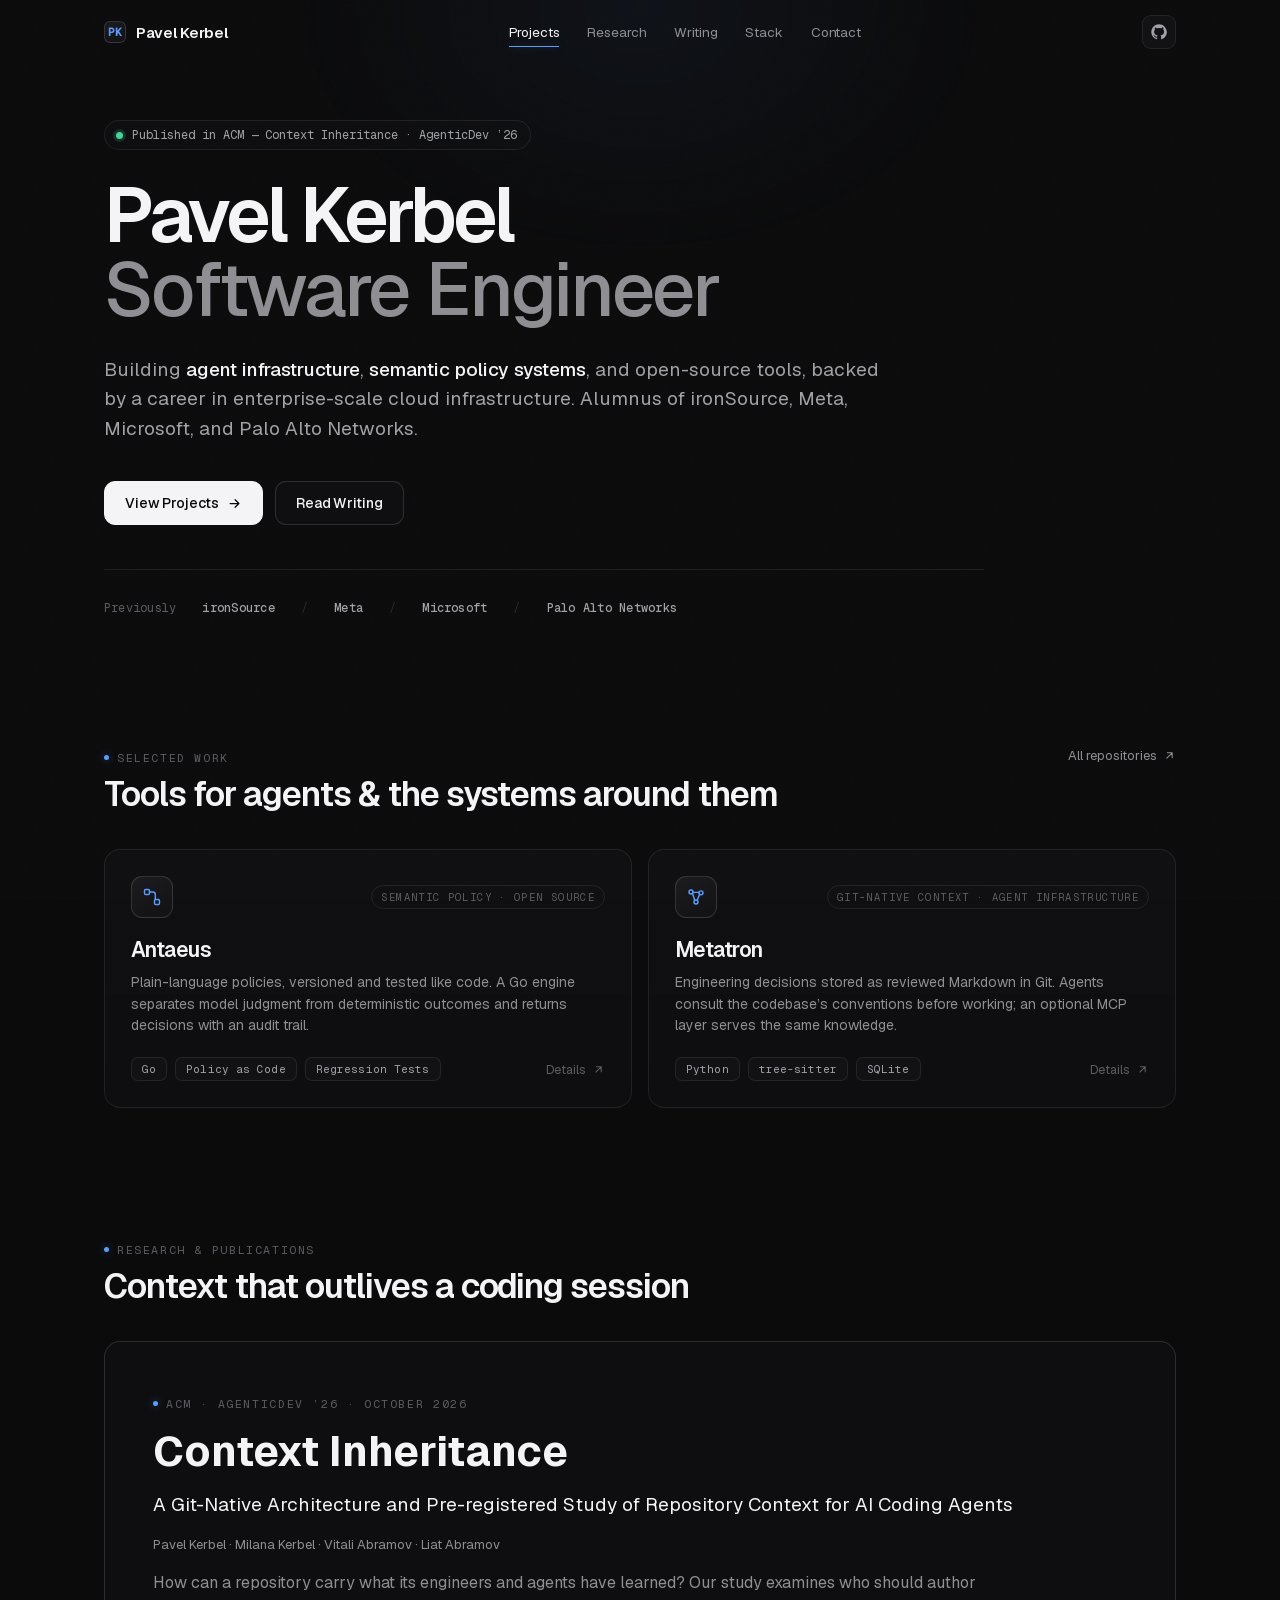
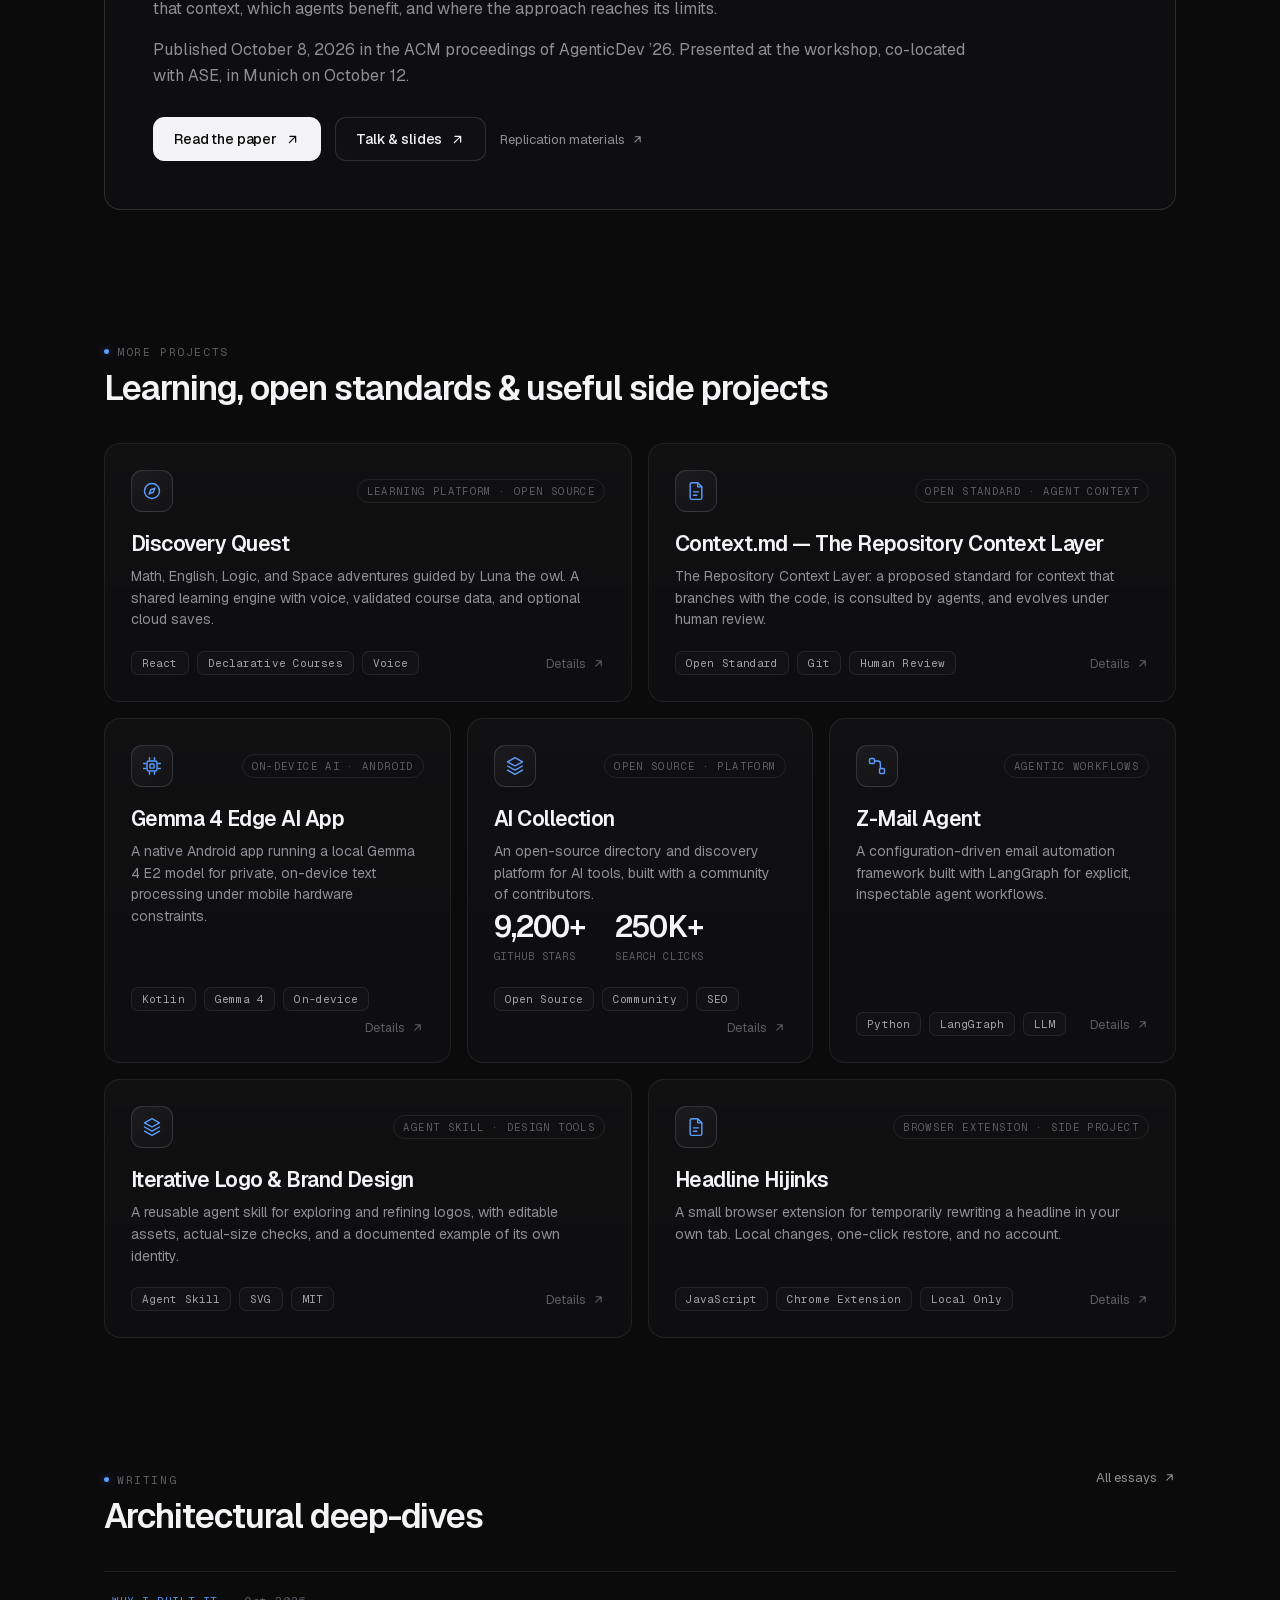
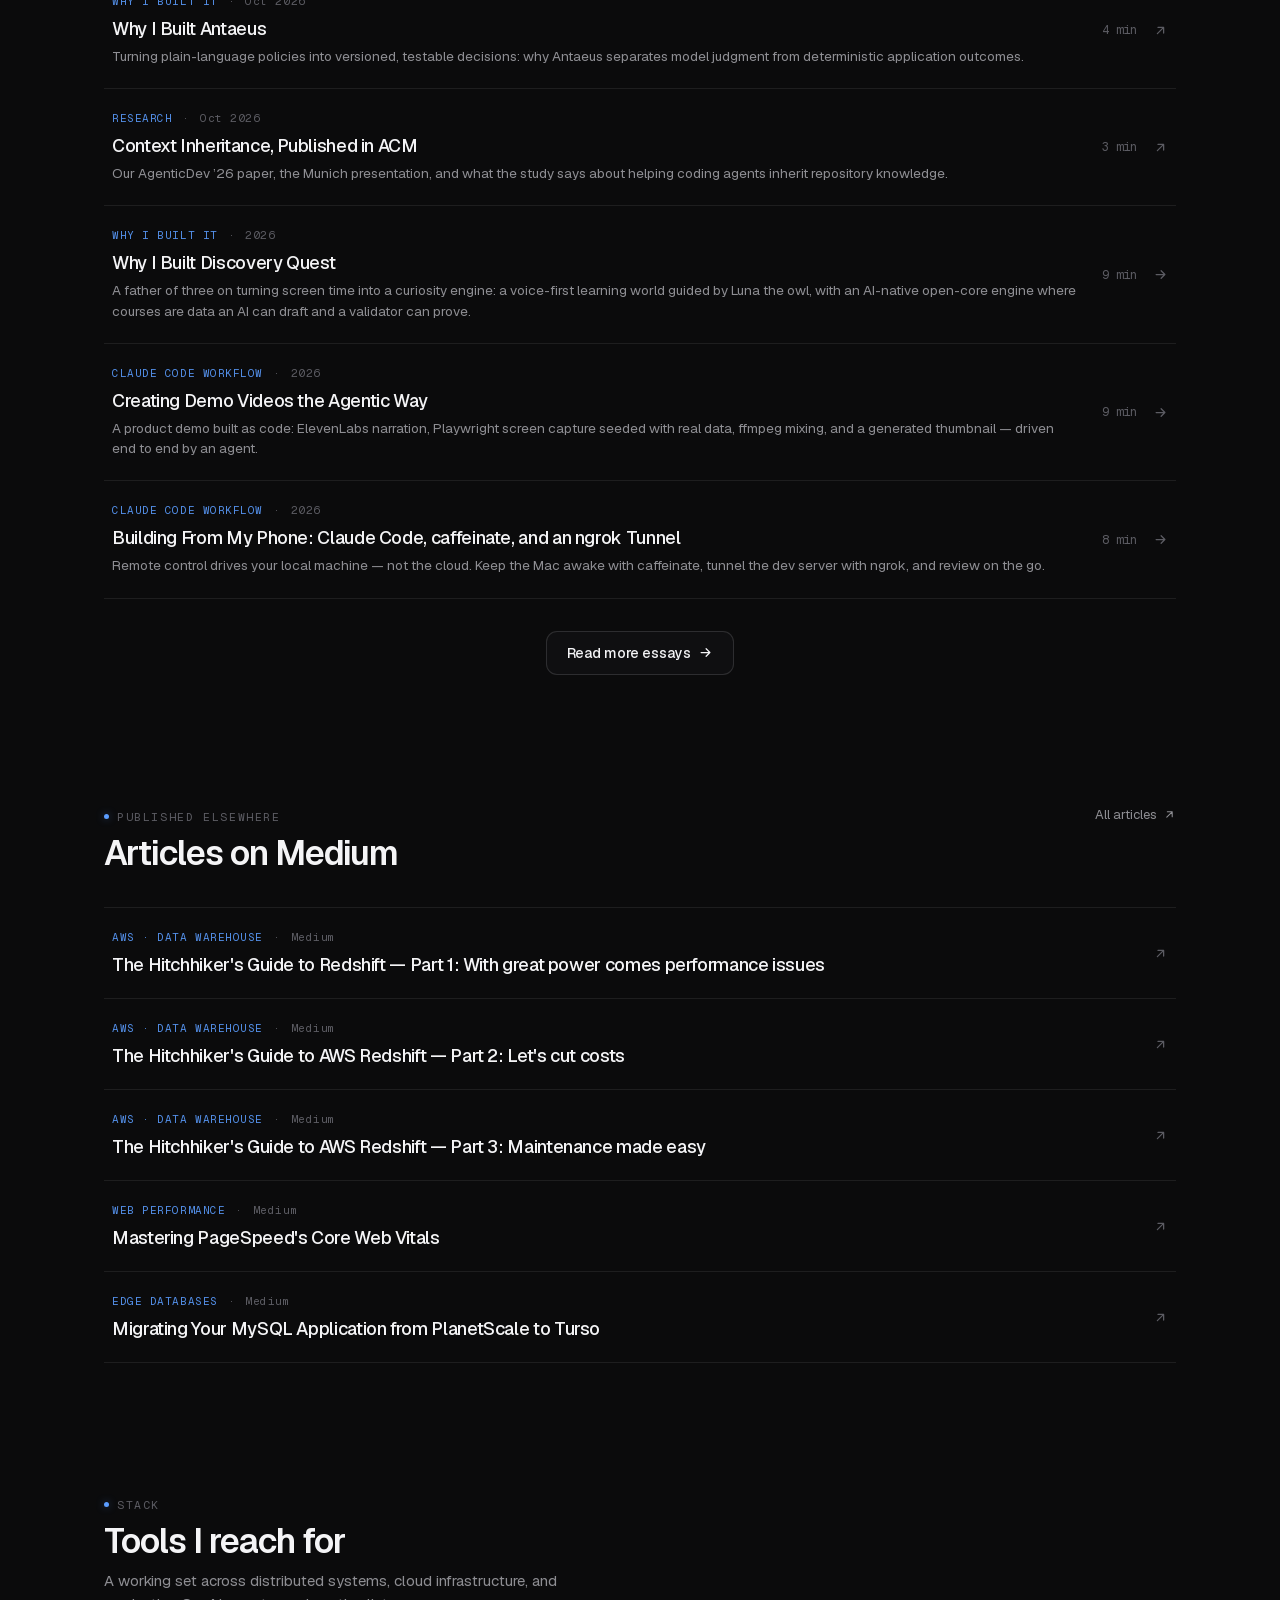
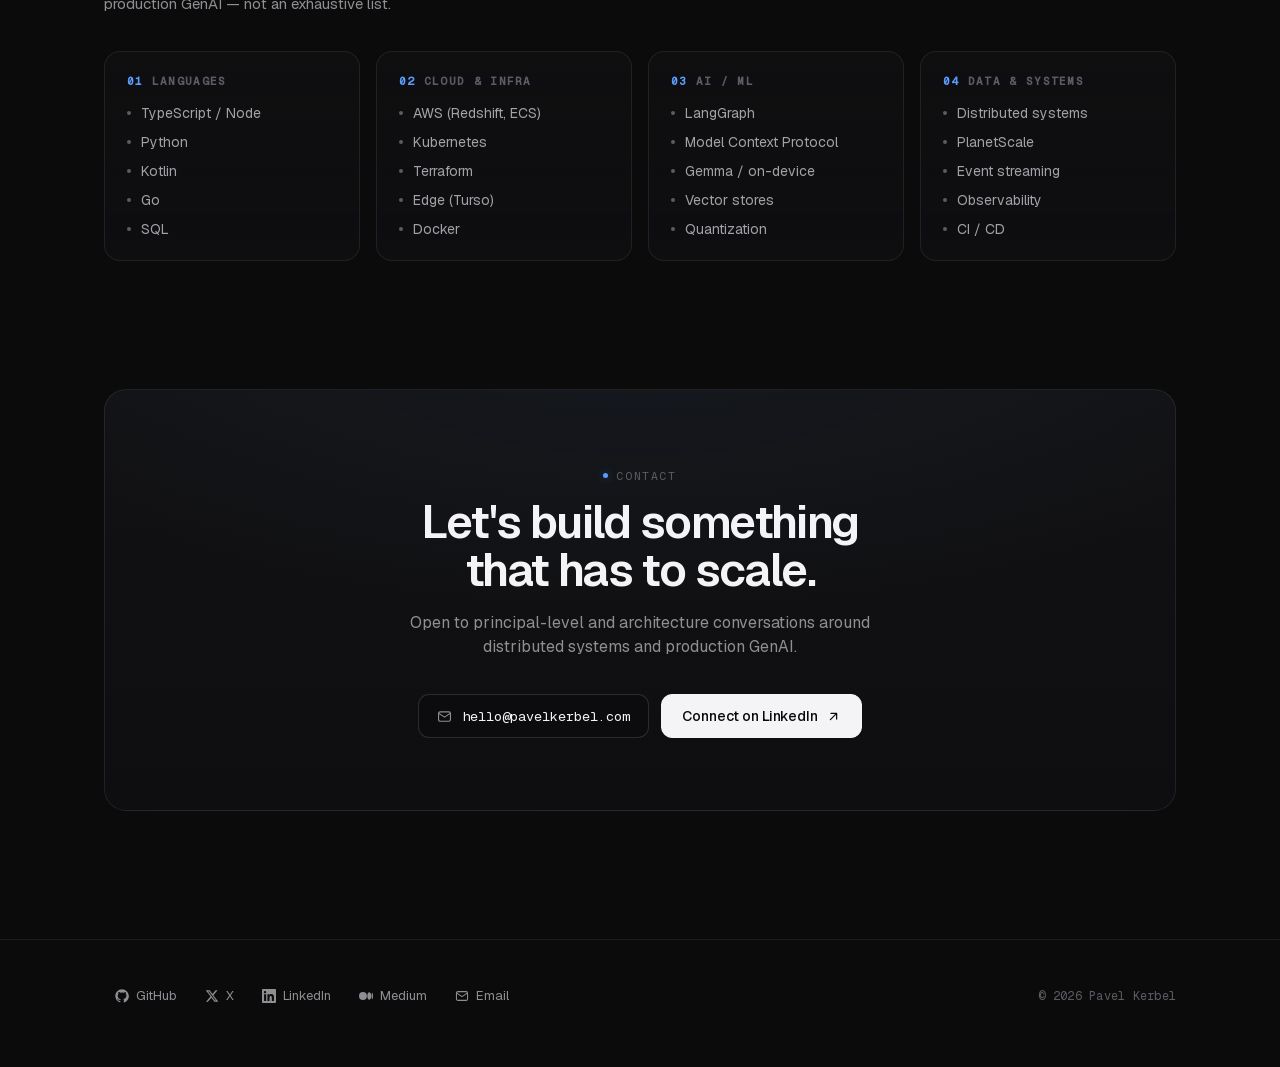
<file: index.html>
<!DOCTYPE html>
<html lang="en">
<head>
  <meta charset="UTF-8">
  <!-- Google tag (gtag.js) -->
  <script async src="https://www.googletagmanager.com/gtag/js?id=G-NZ51RTLZ8E"></script>
  <script>
    window.dataLayer = window.dataLayer || [];
    function gtag(){dataLayer.push(arguments);}
    gtag('js', new Date());

    gtag('config', 'G-NZ51RTLZ8E');
  </script>
  <meta name="viewport" content="width=device-width, initial-scale=1.0">
  <title>Pavel Kerbel — Software Engineer</title>
  
  <!-- SEO Meta Tags -->
  <meta name="description" content="Pavel Kerbel — software engineer building Antaeus, Metatron, and open-source tools. Research on repository context for AI coding agents, published in ACM.">
  <meta property="og:title" content="Pavel Kerbel — Software Engineer">
  <meta property="og:description" content="Agent infrastructure, semantic policy systems, and open-source tools. Creator of Antaeus and Metatron; co-author of Context Inheritance, published in ACM.">
  <meta property="og:type" content="website">
  <meta property="og:url" content="https://pavelkerbel.com/">
  <meta property="og:site_name" content="Pavel Kerbel">
  <meta property="og:locale" content="en_US">
  <meta property="og:image" content="https://pavelkerbel.com/assets/og/home.png">
  <meta property="og:image:secure_url" content="https://pavelkerbel.com/assets/og/home.png">
  <meta property="og:image:type" content="image/png">
  <meta property="og:image:width" content="1200">
  <meta property="og:image:height" content="630">
  <meta property="og:image:alt" content="Pavel Kerbel — Software Engineer">
  <link rel="canonical" href="https://pavelkerbel.com/">
  <meta name="author" content="Pavel Kerbel">

  <meta name="twitter:card" content="summary_large_image">
  <meta name="twitter:site" content="@kerbelp">
  <meta name="twitter:creator" content="@kerbelp">
  <meta name="twitter:title" content="Pavel Kerbel — Software Engineer">
  <meta name="twitter:description" content="Agent infrastructure, semantic policy systems, and open-source tools. Creator of Antaeus and Metatron; co-author of Context Inheritance, published in ACM.">
  <meta name="twitter:image" content="https://pavelkerbel.com/assets/og/home.png">

  <link rel="icon" href="favicon.svg" type="image/svg+xml">
  <link rel="icon" href="favicon-32x32.png" sizes="32x32" type="image/png">
  <link rel="apple-touch-icon" href="apple-touch-icon.png">
  <meta name="theme-color" content="#0B0B0C">

  <script type="application/ld+json">
{
  "@context": "https://schema.org",
  "@type": "Person",
  "name": "Pavel Kerbel",
  "url": "https://pavelkerbel.com/",
  "image": "https://pavelkerbel.com/assets/og/home.png",
  "jobTitle": "Software Engineer",
  "knowsAbout": ["Distributed Systems", "Cloud Infrastructure", "GenAI Agent Architectures", "Claude Code", "Software Engineering"],
  "alumniOf": ["ironSource", "Meta", "Microsoft", "Palo Alto Networks"],
  "sameAs": ["https://github.com/kerbelp", "https://www.linkedin.com/in/kerbelp/"]
}
  </script>
  <script type="application/ld+json">
{
  "@context": "https://schema.org",
  "@type": "WebSite",
  "name": "Pavel Kerbel",
  "url": "https://pavelkerbel.com/",
  "inLanguage": "en-US",
  "author": { "@type": "Person", "name": "Pavel Kerbel" }
}
  </script>

  <link rel="preconnect" href="https://fonts.googleapis.com">
  <link rel="preconnect" href="https://fonts.gstatic.com" crossorigin>
  <link rel="stylesheet" href="style.css">
</head>
<body>
  <div class="grain"></div>
  
  <!-- Header -->
  <header class="hdr" id="header">
    <div class="wrap hdr-in">
      <a class="brand" href="#top" id="brand-logo">
        <span class="mark">PK</span>
        Pavel Kerbel
      </a>
      <nav class="nav">
        <a href="#projects" class="nav-link active" data-sec="projects">Projects</a>
        <a href="#research" class="nav-link" data-sec="research">Research</a>
        <a href="#writing" class="nav-link" data-sec="writing">Writing</a>
        <a href="#stack" class="nav-link" data-sec="stack">Stack</a>
        <a href="#contact" class="nav-link" data-sec="contact">Contact</a>
      </nav>
      <div class="hdr-right">
        <a class="icon-btn" href="https://github.com/kerbelp" target="_blank" rel="noreferrer" aria-label="GitHub">
          <svg viewBox="0 0 24 24" fill="currentColor"><path d="M12 .5C5.7.5.5 5.7.5 12c0 5.1 3.3 9.4 7.9 10.9.6.1.8-.2.8-.5v-2c-3.2.7-3.9-1.4-3.9-1.4-.5-1.3-1.3-1.7-1.3-1.7-1.1-.7.1-.7.1-.7 1.2.1 1.8 1.2 1.8 1.2 1 1.8 2.7 1.3 3.4 1 .1-.8.4-1.3.7-1.6-2.6-.3-5.3-1.3-5.3-5.8 0-1.3.5-2.3 1.2-3.1-.1-.3-.5-1.5.1-3.1 0 0 1-.3 3.3 1.2a11.5 11.5 0 0 1 6 0C17.3 4.6 18.3 5 18.3 5c.6 1.6.2 2.8.1 3.1.8.8 1.2 1.8 1.2 3.1 0 4.5-2.7 5.5-5.3 5.8.4.4.8 1.1.8 2.2v3.3c0 .3.2.6.8.5 4.6-1.5 7.9-5.8 7.9-10.9C23.5 5.7 18.3.5 12 .5Z"/></svg>
        </a>
      </div>
    </div>
  </header>

  <main>
    <!-- Hero Section -->
    <section id="top" class="hero">
      <div class="wrap">
        <div class="hero-in">

          <a class="hero-status reveal" href="papers/context-inheritance/">
            <span class="dot"></span>
            Published in ACM — Context Inheritance · AgenticDev ’26
          </a>
          <h1 class="reveal">
            Pavel Kerbel
            <span class="role">Software Engineer</span>
          </h1>
          <p class="hero-sub reveal">
            Building <strong>agent infrastructure</strong>, <strong>semantic policy systems</strong>, and open-source tools, backed by a career in enterprise-scale cloud infrastructure. Alumnus of ironSource, Meta, Microsoft, and Palo Alto Networks.
          </p>
          <div class="hero-cta reveal">
            <button class="btn btn-primary" id="btn-view-projects">
              View Projects <svg viewBox="0 0 24 24" fill="none" stroke="currentColor" stroke-width="2" stroke-linecap="round" stroke-linejoin="round"><path d="M5 12h14M13 6l6 6-6 6"/></svg>
            </button>
            <a class="btn btn-ghost" href="blog/">
              Read Writing
            </a>
          </div>
          <div class="hero-badges reveal">
            <span class="lbl">Previously</span>
            <b>ironSource</b><span class="sep">/</span>
            <b>Meta</b><span class="sep">/</span>
            <b>Microsoft</b><span class="sep">/</span>
            <b>Palo Alto Networks</b>
          </div>
        </div>
      </div>
    </section>

    <section id="projects" class="block">
      <div class="wrap">
        <div class="sec-head reveal"><div><span class="eyebrow">Selected Work</span><h2 class="sec-title">Tools for agents &amp; the systems around them</h2></div><a class="sec-link" href="https://github.com/kerbelp" target="_blank" rel="noreferrer">All repositories <svg viewBox="0 0 24 24" fill="none" stroke="currentColor" stroke-width="2" stroke-linecap="round" stroke-linejoin="round"><path d="M7 17 17 7M8 7h9v9"/></svg></a></div>
        <div class="bento reveal"><article class="card card-span-3" data-project-id="antaeus" role="button" tabindex="0" aria-label="About Antaeus">
            <div class="card-top"><div class="card-glyph"><svg viewBox="0 0 24 24" fill="none" stroke="currentColor" stroke-width="1.7" stroke-linecap="round" stroke-linejoin="round"><rect x="3" y="3" width="6" height="6" rx="1.5"/><rect x="15" y="15" width="6" height="6" rx="1.5"/><path d="M9 6h4a3 3 0 0 1 3 3v6"/></svg></div><span class="card-kind">Semantic Policy · Open Source</span></div>
            <h3>Antaeus</h3><p>Plain-language policies, versioned and tested like code. A Go engine separates model judgment from deterministic outcomes and returns decisions with an audit trail.</p>
            <div class="card-foot"><span class="chip">Go</span><span class="chip">Policy as Code</span><span class="chip">Regression Tests</span><span class="card-open">Details <svg viewBox="0 0 24 24" fill="none" stroke="currentColor" stroke-width="2" stroke-linecap="round" stroke-linejoin="round"><path d="M7 17 17 7M8 7h9v9"/></svg></span></div>
          </article><article class="card card-span-3" data-project-id="metatron" role="button" tabindex="0" aria-label="About Metatron">
            <div class="card-top"><div class="card-glyph"><svg viewBox="0 0 24 24" fill="none" stroke="currentColor" stroke-width="1.7" stroke-linecap="round" stroke-linejoin="round"><circle cx="6" cy="6" r="2.4"/><circle cx="18" cy="7" r="2.4"/><circle cx="12" cy="18" r="2.4"/><path d="M7.7 7.6 10.4 16M16.4 8.7 13.4 16M8.3 6.4h7.4"/></svg></div><span class="card-kind">Git-native Context · Agent Infrastructure</span></div>
            <h3>Metatron</h3><p>Engineering decisions stored as reviewed Markdown in Git. Agents consult the codebase’s conventions before working; an optional MCP layer serves the same knowledge.</p>
            <div class="card-foot"><span class="chip">Python</span><span class="chip">tree-sitter</span><span class="chip">SQLite</span><span class="card-open">Details <svg viewBox="0 0 24 24" fill="none" stroke="currentColor" stroke-width="2" stroke-linecap="round" stroke-linejoin="round"><path d="M7 17 17 7M8 7h9v9"/></svg></span></div>
          </article></div>
      </div>
    </section>
    <section id="research" class="block">
      <div class="wrap">
        <div class="sec-head reveal"><div><span class="eyebrow">Research &amp; Publications</span><h2 class="sec-title">Context that outlives a coding session</h2></div></div>
        <article class="publication-feature reveal">
          <span class="eyebrow">ACM · AgenticDev ’26 · October 2026</span>
          <h3><a href="papers/context-inheritance/">Context Inheritance</a></h3>
          <p class="publication-subtitle">A Git-Native Architecture and Pre-registered Study of Repository Context for AI Coding Agents</p>
          <p class="publication-authors">Pavel Kerbel · Milana Kerbel · Vitali Abramov · Liat Abramov</p>
          <p>How can a repository carry what its engineers and agents have learned? Our study examines who should author that context, which agents benefit, and where the approach reaches its limits.</p>
          <p>Published October 8, 2026 in the ACM proceedings of AgenticDev ’26. Presented at the workshop, co-located with ASE, in Munich on October 12.</p>
          <div class="publication-actions"><a class="btn btn-primary" href="papers/context-inheritance/">Read the paper <svg viewBox="0 0 24 24" fill="none" stroke="currentColor" stroke-width="2" stroke-linecap="round" stroke-linejoin="round"><path d="M7 17 17 7M8 7h9v9"/></svg></a><a class="btn btn-ghost" href="https://getmetatron.com/talks/context-inheritance/">Talk &amp; slides <svg viewBox="0 0 24 24" fill="none" stroke="currentColor" stroke-width="2" stroke-linecap="round" stroke-linejoin="round"><path d="M7 17 17 7M8 7h9v9"/></svg></a><a class="sec-link" href="https://github.com/getmetatron/context-md/tree/main/experiment">Replication materials <svg viewBox="0 0 24 24" fill="none" stroke="currentColor" stroke-width="2" stroke-linecap="round" stroke-linejoin="round"><path d="M7 17 17 7M8 7h9v9"/></svg></a></div>
        </article>
      </div>
    </section>
    <section id="more-projects" class="block">
      <div class="wrap"><div class="sec-head reveal"><div><span class="eyebrow">More Projects</span><h2 class="sec-title">Learning, open standards &amp; useful side projects</h2></div></div>
        <div class="bento reveal"><article class="card card-span-3" data-project-id="discovery" role="button" tabindex="0" aria-label="About Discovery Quest">
            <div class="card-top"><div class="card-glyph"><svg viewBox="0 0 24 24" fill="none" stroke="currentColor" stroke-width="1.7" stroke-linecap="round" stroke-linejoin="round"><circle cx="12" cy="12" r="9"/><path d="m15.5 8.5-2 5-5 2 2-5 5-2Z"/></svg></div><span class="card-kind">Learning Platform · Open Source</span></div>
            <h3>Discovery Quest</h3><p>Math, English, Logic, and Space adventures guided by Luna the owl. A shared learning engine with voice, validated course data, and optional cloud saves.</p>
            <div class="card-foot"><span class="chip">React</span><span class="chip">Declarative Courses</span><span class="chip">Voice</span><span class="card-open">Details <svg viewBox="0 0 24 24" fill="none" stroke="currentColor" stroke-width="2" stroke-linecap="round" stroke-linejoin="round"><path d="M7 17 17 7M8 7h9v9"/></svg></span></div>
          </article><article class="card card-span-3" data-project-id="contextmd" role="button" tabindex="0" aria-label="About Context.md — The Repository Context Layer">
            <div class="card-top"><div class="card-glyph"><svg viewBox="0 0 24 24" fill="none" stroke="currentColor" stroke-width="1.7" stroke-linecap="round" stroke-linejoin="round"><path d="M14 2H7a2 2 0 0 0-2 2v16a2 2 0 0 0 2 2h10a2 2 0 0 0 2-2V7l-5-5Z"/><path d="M14 2v5h5"/><path d="M9 13h6M9 17h4"/></svg></div><span class="card-kind">Open Standard · Agent Context</span></div>
            <h3>Context.md — The Repository Context Layer</h3><p>The Repository Context Layer: a proposed standard for context that branches with the code, is consulted by agents, and evolves under human review.</p>
            <div class="card-foot"><span class="chip">Open Standard</span><span class="chip">Git</span><span class="chip">Human Review</span><span class="card-open">Details <svg viewBox="0 0 24 24" fill="none" stroke="currentColor" stroke-width="2" stroke-linecap="round" stroke-linejoin="round"><path d="M7 17 17 7M8 7h9v9"/></svg></span></div>
          </article><article class="card card-span-2" data-project-id="gemma" role="button" tabindex="0" aria-label="About Gemma 4 Edge AI App">
            <div class="card-top"><div class="card-glyph"><svg viewBox="0 0 24 24" fill="none" stroke="currentColor" stroke-width="1.7" stroke-linecap="round" stroke-linejoin="round"><rect x="6" y="6" width="12" height="12" rx="2"/><rect x="9.5" y="9.5" width="5" height="5" rx="1"/><path d="M9 2v2.5M15 2v2.5M9 19.5V22M15 19.5V22M2 9h2.5M2 15h2.5M19.5 9H22M19.5 15H22"/></svg></div><span class="card-kind">On-device AI · Android</span></div>
            <h3>Gemma 4 Edge AI App</h3><p>A native Android app running a local Gemma 4 E2 model for private, on-device text processing under mobile hardware constraints.</p>
            <div class="card-foot"><span class="chip">Kotlin</span><span class="chip">Gemma 4</span><span class="chip">On-device</span><span class="card-open">Details <svg viewBox="0 0 24 24" fill="none" stroke="currentColor" stroke-width="2" stroke-linecap="round" stroke-linejoin="round"><path d="M7 17 17 7M8 7h9v9"/></svg></span></div>
          </article><article class="card card-span-2" data-project-id="aicollection" role="button" tabindex="0" aria-label="About AI Collection">
            <div class="card-top"><div class="card-glyph"><svg viewBox="0 0 24 24" fill="none" stroke="currentColor" stroke-width="1.7" stroke-linecap="round" stroke-linejoin="round"><path d="m12 2 9 5-9 5-9-5 9-5Z"/><path d="m3 12 9 5 9-5M3 17l9 5 9-5"/></svg></div><span class="card-kind">Open Source · Platform</span></div>
            <h3>AI Collection</h3><p>An open-source directory and discovery platform for AI tools, built with a community of contributors.</p><div class="card-stats"><div class="stat"><span class="num" id="stat-stars" data-target="9200" data-suffix="+">9,200+</span><span class="lbl">GitHub stars</span></div><div class="stat"><span class="num" id="stat-clicks" data-target="250" data-suffix="K+">250K+</span><span class="lbl">Search clicks</span></div></div>
            <div class="card-foot"><span class="chip">Open Source</span><span class="chip">Community</span><span class="chip">SEO</span><span class="card-open">Details <svg viewBox="0 0 24 24" fill="none" stroke="currentColor" stroke-width="2" stroke-linecap="round" stroke-linejoin="round"><path d="M7 17 17 7M8 7h9v9"/></svg></span></div>
          </article><article class="card card-span-2" data-project-id="zmail" role="button" tabindex="0" aria-label="About Z-Mail Agent">
            <div class="card-top"><div class="card-glyph"><svg viewBox="0 0 24 24" fill="none" stroke="currentColor" stroke-width="1.7" stroke-linecap="round" stroke-linejoin="round"><rect x="3" y="3" width="6" height="6" rx="1.5"/><rect x="15" y="15" width="6" height="6" rx="1.5"/><path d="M9 6h4a3 3 0 0 1 3 3v6"/></svg></div><span class="card-kind">Agentic Workflows</span></div>
            <h3>Z-Mail Agent</h3><p>A configuration-driven email automation framework built with LangGraph for explicit, inspectable agent workflows.</p>
            <div class="card-foot"><span class="chip">Python</span><span class="chip">LangGraph</span><span class="chip">LLM</span><span class="card-open">Details <svg viewBox="0 0 24 24" fill="none" stroke="currentColor" stroke-width="2" stroke-linecap="round" stroke-linejoin="round"><path d="M7 17 17 7M8 7h9v9"/></svg></span></div>
          </article><article class="card card-span-3" data-project-id="branddesign" role="button" tabindex="0" aria-label="About Iterative Logo &amp; Brand Design">
            <div class="card-top"><div class="card-glyph"><svg viewBox="0 0 24 24" fill="none" stroke="currentColor" stroke-width="1.7" stroke-linecap="round" stroke-linejoin="round"><path d="m12 2 9 5-9 5-9-5 9-5Z"/><path d="m3 12 9 5 9-5M3 17l9 5 9-5"/></svg></div><span class="card-kind">Agent Skill · Design Tools</span></div>
            <h3>Iterative Logo &amp; Brand Design</h3><p>A reusable agent skill for exploring and refining logos, with editable assets, actual-size checks, and a documented example of its own identity.</p>
            <div class="card-foot"><span class="chip">Agent Skill</span><span class="chip">SVG</span><span class="chip">MIT</span><span class="card-open">Details <svg viewBox="0 0 24 24" fill="none" stroke="currentColor" stroke-width="2" stroke-linecap="round" stroke-linejoin="round"><path d="M7 17 17 7M8 7h9v9"/></svg></span></div>
          </article><article class="card card-span-3" data-project-id="hijinks" role="button" tabindex="0" aria-label="About Headline Hijinks">
            <div class="card-top"><div class="card-glyph"><svg viewBox="0 0 24 24" fill="none" stroke="currentColor" stroke-width="1.7" stroke-linecap="round" stroke-linejoin="round"><path d="M14 2H7a2 2 0 0 0-2 2v16a2 2 0 0 0 2 2h10a2 2 0 0 0 2-2V7l-5-5Z"/><path d="M14 2v5h5"/><path d="M9 13h6M9 17h4"/></svg></div><span class="card-kind">Browser Extension · Side Project</span></div>
            <h3>Headline Hijinks</h3><p>A small browser extension for temporarily rewriting a headline in your own tab. Local changes, one-click restore, and no account.</p>
            <div class="card-foot"><span class="chip">JavaScript</span><span class="chip">Chrome Extension</span><span class="chip">Local Only</span><span class="card-open">Details <svg viewBox="0 0 24 24" fill="none" stroke="currentColor" stroke-width="2" stroke-linecap="round" stroke-linejoin="round"><path d="M7 17 17 7M8 7h9v9"/></svg></span></div>
          </article></div>
      </div>
    </section>

    <!-- Writing Section -->
    <section id="writing" class="block">
      <div class="wrap">
        <div class="sec-head reveal">
          <div>
            <span class="eyebrow">Writing</span>
            <h2 class="sec-title">Architectural deep-dives</h2>
          </div>
          <a class="sec-link" href="blog/">All essays <svg viewBox="0 0 24 24" fill="none" stroke="currentColor" stroke-width="2" stroke-linecap="round" stroke-linejoin="round"><path d="M7 17 17 7M8 7h9v9"/></svg></a>
        </div>
        <div class="writing-list reveal">
<a class="post" href="blog/why-i-built-antaeus/" data-tags="antaeus,semantic-policy,open-source"><div class="post-main"><div class="post-meta"><span class="post-tag">Why I Built It</span><span>·</span><span>Oct 2026</span></div><h3>Why I Built Antaeus</h3><p class="post-desc">Turning plain-language policies into versioned, testable decisions: why Antaeus separates model judgment from deterministic application outcomes.</p></div><div class="post-right"><span>4 min</span><svg viewBox="0 0 24 24" fill="none" stroke="currentColor" stroke-width="2" stroke-linecap="round" stroke-linejoin="round"><path d="M7 17 17 7M8 7h9v9"/></svg></div></a>
<a class="post" href="blog/context-inheritance-acm/" data-tags="research,context-inheritance,ai-agents"><div class="post-main"><div class="post-meta"><span class="post-tag">Research</span><span>·</span><span>Oct 2026</span></div><h3>Context Inheritance, Published in ACM</h3><p class="post-desc">Our AgenticDev ’26 paper, the Munich presentation, and what the study says about helping coding agents inherit repository knowledge.</p></div><div class="post-right"><span>3 min</span><svg viewBox="0 0 24 24" fill="none" stroke="currentColor" stroke-width="2" stroke-linecap="round" stroke-linejoin="round"><path d="M7 17 17 7M8 7h9v9"/></svg></div></a>

          <a class="post" href="blog/why-i-built-discovery-quest/" data-tags="discovery-quest,edtech,ai,elevenlabs,open-core,parenting">
            <div class="post-main">
              <div class="post-meta">
                <span class="post-tag">Why I Built It</span>
                <span>·</span>
                <span>2026</span>
              </div>
              <h3>Why I Built Discovery Quest</h3>
              <p class="post-desc">A father of three on turning screen time into a curiosity engine: a voice-first learning world guided by Luna the owl, with an AI-native open-core engine where courses are data an AI can draft and a validator can prove.</p>
            </div>
            <div class="post-right">
              <span>9 min</span>
              <svg viewBox="0 0 24 24" fill="none" stroke="currentColor" stroke-width="2" stroke-linecap="round" stroke-linejoin="round"><path d="M5 12h14M13 6l6 6-6 6"/></svg>
            </div>
          </a>

          <a class="post" href="blog/creating-demo-videos-the-agentic-way/" data-tags="claude-code,playwright,elevenlabs,ffmpeg,automation,ai-infrastructure">
            <div class="post-main">
              <div class="post-meta">
                <span class="post-tag">Claude Code Workflow</span>
                <span>·</span>
                <span>2026</span>
              </div>
              <h3>Creating Demo Videos the Agentic Way</h3>
              <p class="post-desc">A product demo built as code: ElevenLabs narration, Playwright screen capture seeded with real data, ffmpeg mixing, and a generated thumbnail — driven end to end by an agent.</p>
            </div>
            <div class="post-right">
              <span>9 min</span>
              <svg viewBox="0 0 24 24" fill="none" stroke="currentColor" stroke-width="2" stroke-linecap="round" stroke-linejoin="round"><path d="M5 12h14M13 6l6 6-6 6"/></svg>
            </div>
          </a>

          <a class="post" href="blog/build-from-your-phone-claude-code-ngrok/" data-tags="claude-code,remote-control,ngrok,mobile,workflow,ai-infrastructure">
            <div class="post-main">
              <div class="post-meta">
                <span class="post-tag">Claude Code Workflow</span>
                <span>·</span>
                <span>2026</span>
              </div>
              <h3>Building From My Phone: Claude Code, caffeinate, and an ngrok Tunnel</h3>
              <p class="post-desc">Remote control drives your local machine — not the cloud. Keep the Mac awake with caffeinate, tunnel the dev server with ngrok, and review on the go.</p>
            </div>
            <div class="post-right">
              <span>8 min</span>
              <svg viewBox="0 0 24 24" fill="none" stroke="currentColor" stroke-width="2" stroke-linecap="round" stroke-linejoin="round"><path d="M5 12h14M13 6l6 6-6 6"/></svg>
            </div>
          </a>
        </div>
        <div class="writing-more reveal">
          <a class="btn btn-ghost" href="blog/">Read more essays <svg viewBox="0 0 24 24" fill="none" stroke="currentColor" stroke-width="2" stroke-linecap="round" stroke-linejoin="round"><path d="M5 12h14M13 6l6 6-6 6"/></svg></a>
        </div>
      </div>
    </section>

    <!-- External Articles Section -->
    <section id="external-writing" class="block">
      <div class="wrap">
        <div class="sec-head reveal">
          <div>
            <span class="eyebrow">Published Elsewhere</span>
            <h2 class="sec-title">Articles on Medium</h2>
          </div>
          <a class="sec-link" href="https://medium.com/@kerbelp" target="_blank" rel="noreferrer">All articles <svg viewBox="0 0 24 24" fill="none" stroke="currentColor" stroke-width="2" stroke-linecap="round" stroke-linejoin="round"><path d="M7 17 17 7M8 7h9v9"/></svg></a>
        </div>
        <div class="writing-list reveal">
          <a class="post" href="https://medium.com/blog-atomdata-io/the-hitchhikers-guide-to-redshift-part-1-with-great-power-comes-performance-issues-748d293e0b18" target="_blank" rel="noreferrer">
            <div class="post-main">
              <div class="post-meta">
                <span class="post-tag">AWS · Data Warehouse</span>
                <span>·</span>
                <span>Medium</span>
              </div>
              <h3>The Hitchhiker's Guide to Redshift — Part 1: With great power comes performance issues</h3>
            </div>
            <div class="post-right">
              <svg viewBox="0 0 24 24" fill="none" stroke="currentColor" stroke-width="2" stroke-linecap="round" stroke-linejoin="round"><path d="M7 17 17 7M8 7h9v9"/></svg>
            </div>
          </a>

          <a class="post" href="https://medium.com/blog-atomdata-io/the-hitchhikers-guide-to-aws-redshift-part-2-let-s-cut-costs-cfdf2d67293b" target="_blank" rel="noreferrer">
            <div class="post-main">
              <div class="post-meta">
                <span class="post-tag">AWS · Data Warehouse</span>
                <span>·</span>
                <span>Medium</span>
              </div>
              <h3>The Hitchhiker's Guide to AWS Redshift — Part 2: Let's cut costs</h3>
            </div>
            <div class="post-right">
              <svg viewBox="0 0 24 24" fill="none" stroke="currentColor" stroke-width="2" stroke-linecap="round" stroke-linejoin="round"><path d="M7 17 17 7M8 7h9v9"/></svg>
            </div>
          </a>

          <a class="post" href="https://medium.com/blog-atomdata-io/the-hitchhikers-guide-to-aws-redshift-part-3-maintenance-made-easy-c0896f9fc51c" target="_blank" rel="noreferrer">
            <div class="post-main">
              <div class="post-meta">
                <span class="post-tag">AWS · Data Warehouse</span>
                <span>·</span>
                <span>Medium</span>
              </div>
              <h3>The Hitchhiker's Guide to AWS Redshift — Part 3: Maintenance made easy</h3>
            </div>
            <div class="post-right">
              <svg viewBox="0 0 24 24" fill="none" stroke="currentColor" stroke-width="2" stroke-linecap="round" stroke-linejoin="round"><path d="M7 17 17 7M8 7h9v9"/></svg>
            </div>
          </a>

          <a class="post" href="https://medium.com/@kerbelp/master-pagespeeds-core-web-vitals-d7a987f8e7b8" target="_blank" rel="noreferrer">
            <div class="post-main">
              <div class="post-meta">
                <span class="post-tag">Web Performance</span>
                <span>·</span>
                <span>Medium</span>
              </div>
              <h3>Mastering PageSpeed's Core Web Vitals</h3>
            </div>
            <div class="post-right">
              <svg viewBox="0 0 24 24" fill="none" stroke="currentColor" stroke-width="2" stroke-linecap="round" stroke-linejoin="round"><path d="M7 17 17 7M8 7h9v9"/></svg>
            </div>
          </a>

          <a class="post" href="https://medium.com/@kerbelp/migrating-your-mysql-application-from-planetscale-to-turso-483ae6175502" target="_blank" rel="noreferrer">
            <div class="post-main">
              <div class="post-meta">
                <span class="post-tag">Edge Databases</span>
                <span>·</span>
                <span>Medium</span>
              </div>
              <h3>Migrating Your MySQL Application from PlanetScale to Turso</h3>
            </div>
            <div class="post-right">
              <svg viewBox="0 0 24 24" fill="none" stroke="currentColor" stroke-width="2" stroke-linecap="round" stroke-linejoin="round"><path d="M7 17 17 7M8 7h9v9"/></svg>
            </div>
          </a>
        </div>
      </div>
    </section>

    <!-- Stack Section -->
    <section id="stack" class="block">
      <div class="wrap">
        <div class="sec-head reveal">
          <div>
            <span class="eyebrow">Stack</span>
            <h2 class="sec-title">Tools I reach for</h2>
            <p class="sec-sub">A working set across distributed systems, cloud infrastructure, and production GenAI — not an exhaustive list.</p>
          </div>
        </div>
        <div class="stack-grid reveal">
          <div class="stack-col">
            <h4><span class="ix">01</span> Languages</h4>
            <ul>
              <li>TypeScript / Node</li>
              <li>Python</li>
              <li>Kotlin</li>
              <li>Go</li>
              <li>SQL</li>
            </ul>
          </div>
          <div class="stack-col">
            <h4><span class="ix">02</span> Cloud &amp; Infra</h4>
            <ul>
              <li>AWS (Redshift, ECS)</li>
              <li>Kubernetes</li>
              <li>Terraform</li>
              <li>Edge (Turso)</li>
              <li>Docker</li>
            </ul>
          </div>
          <div class="stack-col">
            <h4><span class="ix">03</span> AI / ML</h4>
            <ul>
              <li>LangGraph</li>
              <li>Model Context Protocol</li>
              <li>Gemma / on-device</li>
              <li>Vector stores</li>
              <li>Quantization</li>
            </ul>
          </div>
          <div class="stack-col">
            <h4><span class="ix">04</span> Data &amp; Systems</h4>
            <ul>
              <li>Distributed systems</li>
              <li>PlanetScale</li>
              <li>Event streaming</li>
              <li>Observability</li>
              <li>CI / CD</li>
            </ul>
          </div>
        </div>
      </div>
    </section>

    <!-- Contact Section -->
    <section id="contact" class="block">
      <div class="wrap">
        <div class="contact reveal">
          <span class="eyebrow" style="justify-content: center; display: inline-flex;">Contact</span>
          <h2 style="margin-top: 16px;">Let's build something<br>that has to scale.</h2>
          <p>Open to principal-level and architecture conversations around distributed systems and production GenAI.</p>
          <div class="contact-actions">
            <button class="email-btn" id="btn-copy-email">
              <svg viewBox="0 0 24 24" fill="none" stroke="currentColor" stroke-width="1.8" stroke-linecap="round" stroke-linejoin="round"><rect x="2.5" y="4.5" width="19" height="15" rx="2.5"/><path d="m3 7 9 6 9-6"/></svg> hello@pavelkerbel.com
            </button>
            <a class="btn btn-primary" href="https://www.linkedin.com/in/kerbelp/" target="_blank" rel="noreferrer">
              Connect on LinkedIn <svg viewBox="0 0 24 24" fill="none" stroke="currentColor" stroke-width="2" stroke-linecap="round" stroke-linejoin="round"><path d="M7 17 17 7M8 7h9v9"/></svg>
            </a>
          </div>
        </div>
      </div>
    </section>
  </main>

  <!-- Footer -->
  <footer class="footer">
    <div class="wrap footer-in">
      <div class="footer-links">
        <a href="https://github.com/kerbelp" target="_blank" rel="noreferrer"><svg viewBox="0 0 24 24" fill="currentColor"><path d="M12 .5C5.7.5.5 5.7.5 12c0 5.1 3.3 9.4 7.9 10.9.6.1.8-.2.8-.5v-2c-3.2.7-3.9-1.4-3.9-1.4-.5-1.3-1.3-1.7-1.3-1.7-1.1-.7.1-.7.1-.7 1.2.1 1.8 1.2 1.8 1.2 1 1.8 2.7 1.3 3.4 1 .1-.8.4-1.3.7-1.6-2.6-.3-5.3-1.3-5.3-5.8 0-1.3.5-2.3 1.2-3.1-.1-.3-.5-1.5.1-3.1 0 0 1-.3 3.3 1.2a11.5 11.5 0 0 1 6 0C17.3 4.6 18.3 5 18.3 5c.6 1.6.2 2.8.1 3.1.8.8 1.2 1.8 1.2 3.1 0 4.5-2.7 5.5-5.3 5.8.4.4.8 1.1.8 2.2v3.3c0 .3.2.6.8.5 4.6-1.5 7.9-5.8 7.9-10.9C23.5 5.7 18.3.5 12 .5Z"/></svg> GitHub</a>
        <a href="https://x.com/kerbelp" target="_blank" rel="noreferrer"><svg viewBox="0 0 24 24" fill="currentColor"><path d="M18.244 2.25h3.308l-7.227 8.26 8.502 11.24H16.17l-5.214-6.817L4.99 21.75H1.68l7.73-8.835L1.254 2.25H8.08l4.713 6.231zm-1.161 17.52h1.833L7.084 4.126H5.117z"/></svg> X</a>
        <a href="https://www.linkedin.com/in/kerbelp/" target="_blank" rel="noreferrer"><svg viewBox="0 0 24 24" fill="currentColor"><path d="M20.45 20.45h-3.56v-5.57c0-1.33-.02-3.04-1.85-3.04-1.85 0-2.14 1.45-2.14 2.94v5.67H9.35V9h3.41v1.56h.05c.48-.9 1.64-1.85 3.37-1.85 3.6 0 4.27 2.37 4.27 5.46v6.28ZM5.34 7.43a2.07 2.07 0 1 1 0-4.13 2.07 2.07 0 0 1 0 4.13ZM7.12 20.45H3.55V9h3.57v11.45ZM22.22 0H1.77C.79 0 0 .77 0 1.73v20.54C0 23.22.79 24 1.77 24h20.45c.98 0 1.78-.78 1.78-1.73V1.73C24 .77 23.2 0 22.22 0Z"/></svg> LinkedIn</a>
        <a href="https://medium.com/@kerbelp" target="_blank" rel="noreferrer"><svg viewBox="0 0 24 24" fill="currentColor"><path d="M13.54 12a6.8 6.8 0 0 1-6.77 6.82A6.8 6.8 0 0 1 0 12a6.8 6.8 0 0 1 6.77-6.82A6.8 6.8 0 0 1 13.54 12zM20.96 12c0 3.54-1.51 6.42-3.38 6.42-1.87 0-3.39-2.88-3.39-6.42s1.52-6.42 3.39-6.42 3.38 2.88 3.38 6.42M24 12c0 3.17-.53 5.75-1.19 5.75-.66 0-1.19-2.58-1.19-5.75s.53-5.75 1.19-5.75S24 8.83 24 12z"/></svg> Medium</a>
        <a href="mailto:hello@pavelkerbel.com"><svg viewBox="0 0 24 24" fill="none" stroke="currentColor" stroke-width="1.8" stroke-linecap="round" stroke-linejoin="round"><rect x="2.5" y="4.5" width="19" height="15" rx="2.5"/><path d="m3 7 9 6 9-6"/></svg> Email</a>
      </div>
      <span class="copyright">© 2026 Pavel Kerbel</span>
    </div>
  </footer>

  <!-- Modal scrim and template container -->
  <div class="modal-scrim" id="project-modal" style="display: none;">
    <div class="modal" id="modal-content">
      <!-- Dynamic Content Injector -->
    </div>
  </div>

  <!-- Toast Notification -->
  <div class="toast" id="toast-notification">
    <svg viewBox="0 0 24 24" fill="none" stroke="currentColor" stroke-width="2.4" stroke-linecap="round" stroke-linejoin="round"><path d="M20 6 9 17l-5-5"/></svg> Email copied to clipboard
  </div>

  <!-- Vanilla JS logic -->
  <script src="app.js"></script>
</body>
</html>
</file>
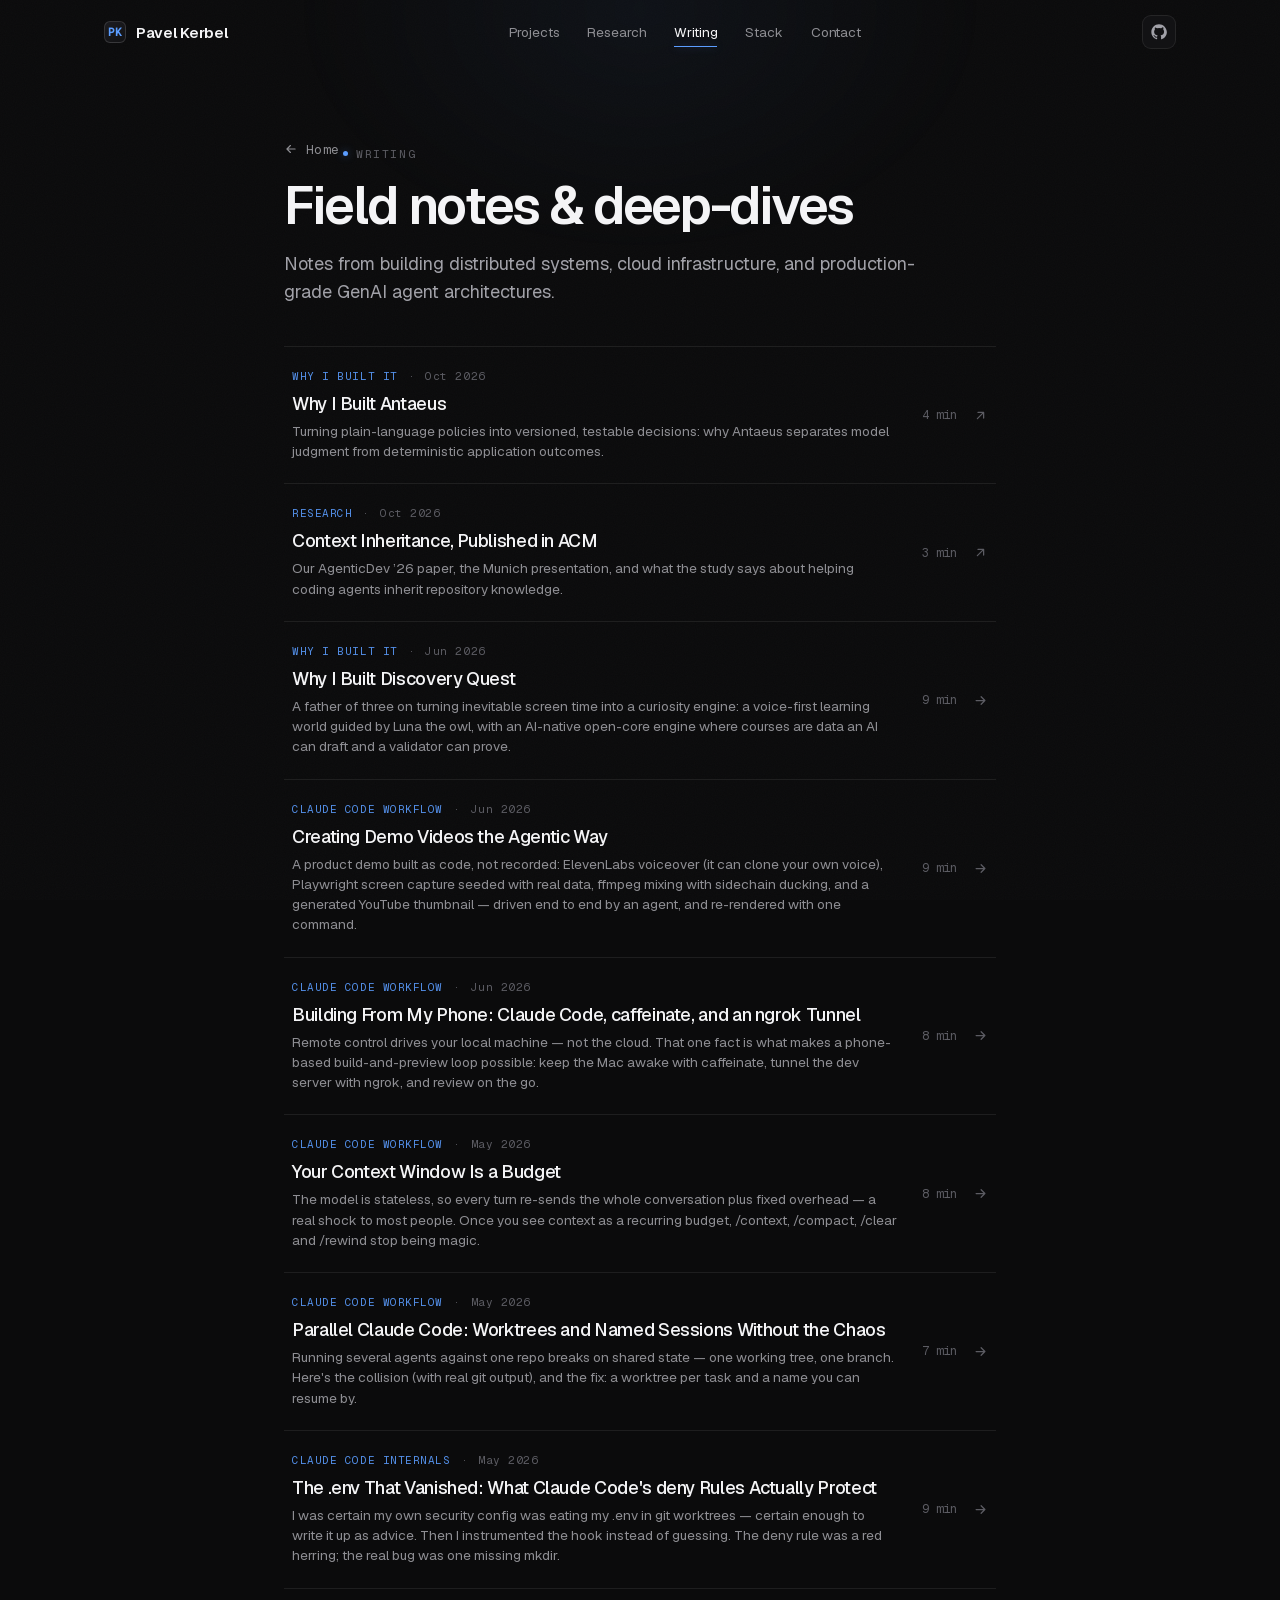
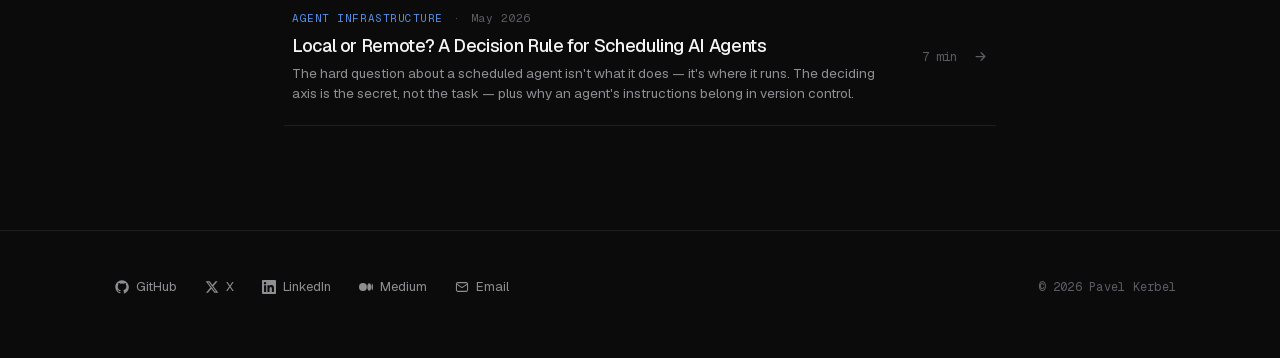
<file: blog/index.html>
<!DOCTYPE html>
<html lang="en">
<head>
  <meta charset="UTF-8">
  <!-- Google tag (gtag.js) -->
  <script async src="https://www.googletagmanager.com/gtag/js?id=G-NZ51RTLZ8E"></script>
  <script>
    window.dataLayer = window.dataLayer || [];
    function gtag(){dataLayer.push(arguments);}
    gtag('js', new Date());

    gtag('config', 'G-NZ51RTLZ8E');
  </script>
  <meta name="viewport" content="width=device-width, initial-scale=1.0">
  <title>Writing — Pavel Kerbel</title>

  <meta name="description" content="Essays and field notes from Pavel Kerbel — distributed systems, cloud infrastructure, and production-grade GenAI agent architectures.">
  <link rel="canonical" href="https://pavelkerbel.com/blog/">
  <meta property="og:title" content="Writing — Pavel Kerbel">
  <meta property="og:description" content="Essays on distributed systems, cloud infrastructure, and production GenAI agent architectures.">
  <meta property="og:type" content="website">
  <meta property="og:url" content="https://pavelkerbel.com/blog/">
  <meta property="og:site_name" content="Pavel Kerbel">
  <meta property="og:locale" content="en_US">
  <meta property="og:image" content="https://pavelkerbel.com/assets/og/blog.png">
  <meta property="og:image:secure_url" content="https://pavelkerbel.com/assets/og/blog.png">
  <meta property="og:image:type" content="image/png">
  <meta property="og:image:width" content="1200">
  <meta property="og:image:height" content="630">
  <meta property="og:image:alt" content="Writing — Pavel Kerbel: field notes & deep-dives">
  <meta name="author" content="Pavel Kerbel">

  <meta name="twitter:card" content="summary_large_image">
  <meta name="twitter:site" content="@kerbelp">
  <meta name="twitter:creator" content="@kerbelp">
  <meta name="twitter:title" content="Writing — Pavel Kerbel">
  <meta name="twitter:description" content="Essays on Claude Code, agent infrastructure, and distributed systems.">
  <meta name="twitter:image" content="https://pavelkerbel.com/assets/og/blog.png">

  <link rel="icon" href="../favicon.svg" type="image/svg+xml">
  <link rel="icon" href="../favicon-32x32.png" sizes="32x32" type="image/png">
  <link rel="apple-touch-icon" href="../apple-touch-icon.png">
  <meta name="theme-color" content="#0B0B0C">

  <script type="application/ld+json">
{
  "@context": "https://schema.org",
  "@type": "Blog",
  "name": "Pavel Kerbel — Writing",
  "url": "https://pavelkerbel.com/blog/",
  "description": "Field notes and deep-dives on Claude Code, agent infrastructure, and distributed systems.",
  "inLanguage": "en-US",
  "author": {
    "@type": "Person",
    "name": "Pavel Kerbel",
    "url": "https://pavelkerbel.com/"
  },
  "blogPost": [
    {
      "@type": "BlogPosting",
      "headline": "Why I Built Antaeus",
      "url": "https://pavelkerbel.com/blog/why-i-built-antaeus/",
      "datePublished": "2026-10-21",
      "author": {
        "@type": "Person",
        "name": "Pavel Kerbel"
      }
    },
    {
      "@type": "BlogPosting",
      "headline": "Context Inheritance, Published in ACM",
      "url": "https://pavelkerbel.com/blog/context-inheritance-acm/",
      "datePublished": "2026-10-21",
      "author": {
        "@type": "Person",
        "name": "Pavel Kerbel"
      }
    },
    {
      "@type": "BlogPosting",
      "headline": "Why I Built Discovery Quest",
      "url": "https://pavelkerbel.com/blog/why-i-built-discovery-quest/",
      "datePublished": "2026-06-14T09:00:00+00:00",
      "author": {
        "@type": "Person",
        "name": "Pavel Kerbel"
      }
    },
    {
      "@type": "BlogPosting",
      "headline": "Creating Demo Videos the Agentic Way",
      "url": "https://pavelkerbel.com/blog/creating-demo-videos-the-agentic-way/",
      "datePublished": "2026-06-08T09:00:00+00:00",
      "author": {
        "@type": "Person",
        "name": "Pavel Kerbel"
      }
    },
    {
      "@type": "BlogPosting",
      "headline": "Building From My Phone: Claude Code, caffeinate, and an ngrok Tunnel",
      "url": "https://pavelkerbel.com/blog/build-from-your-phone-claude-code-ngrok/",
      "datePublished": "2026-06-02T09:00:00+00:00",
      "author": {
        "@type": "Person",
        "name": "Pavel Kerbel"
      }
    },
    {
      "@type": "BlogPosting",
      "headline": "Your Context Window Is a Budget",
      "url": "https://pavelkerbel.com/blog/claude-code-context-is-a-budget/",
      "datePublished": "2026-05-26T09:00:00+00:00",
      "author": {
        "@type": "Person",
        "name": "Pavel Kerbel"
      }
    },
    {
      "@type": "BlogPosting",
      "headline": "Parallel Claude Code: Worktrees and Named Sessions Without the Chaos",
      "url": "https://pavelkerbel.com/blog/parallel-claude-code-worktrees-named-sessions/",
      "datePublished": "2026-05-19T09:00:00+00:00",
      "author": {
        "@type": "Person",
        "name": "Pavel Kerbel"
      }
    },
    {
      "@type": "BlogPosting",
      "headline": "The .env That Vanished: What Claude Code's deny Rules Actually Protect",
      "url": "https://pavelkerbel.com/blog/claude-code-deny-rules-not-a-sandbox/",
      "datePublished": "2026-05-12T09:00:00+00:00",
      "author": {
        "@type": "Person",
        "name": "Pavel Kerbel"
      }
    },
    {
      "@type": "BlogPosting",
      "headline": "Local or Remote? A Decision Rule for Scheduling AI Agents",
      "url": "https://pavelkerbel.com/blog/local-or-remote-scheduling-ai-agents/",
      "datePublished": "2026-05-05T09:00:00+00:00",
      "author": {
        "@type": "Person",
        "name": "Pavel Kerbel"
      }
    }
  ]
}
</script>
  <script type="application/ld+json">
{
  "@context": "https://schema.org",
  "@type": "BreadcrumbList",
  "itemListElement": [
    {
      "@type": "ListItem",
      "position": 1,
      "name": "Home",
      "item": "https://pavelkerbel.com/"
    },
    {
      "@type": "ListItem",
      "position": 2,
      "name": "Writing",
      "item": "https://pavelkerbel.com/blog/"
    }
  ]
}
</script>

  <link rel="stylesheet" href="../style.css">
  <link rel="stylesheet" href="../blog.css">
</head>
<body>
  <div class="grain"></div>

  <!-- Header -->
  <header class="hdr" id="header">
    <div class="wrap hdr-in">
      <a class="brand" href="../">
        <span class="mark">PK</span>
        Pavel Kerbel
      </a>
      <nav class="nav">
        <a href="../#projects" class="nav-link">Projects</a>
        <a href="../#research" class="nav-link">Research</a>
        <a href="./" class="nav-link active">Writing</a>
        <a href="../#stack" class="nav-link">Stack</a>
        <a href="../#contact" class="nav-link">Contact</a>
      </nav>
      <div class="hdr-right">
        <a class="icon-btn" href="https://github.com/kerbelp" target="_blank" rel="noreferrer" aria-label="GitHub">
          <svg viewBox="0 0 24 24" fill="currentColor"><path d="M12 .5C5.7.5.5 5.7.5 12c0 5.1 3.3 9.4 7.9 10.9.6.1.8-.2.8-.5v-2c-3.2.7-3.9-1.4-3.9-1.4-.5-1.3-1.3-1.7-1.3-1.7-1.1-.7.1-.7.1-.7 1.2.1 1.8 1.2 1.8 1.2 1 1.8 2.7 1.3 3.4 1 .1-.8.4-1.3.7-1.6-2.6-.3-5.3-1.3-5.3-5.8 0-1.3.5-2.3 1.2-3.1-.1-.3-.5-1.5.1-3.1 0 0 1-.3 3.3 1.2a11.5 11.5 0 0 1 6 0C17.3 4.6 18.3 5 18.3 5c.6 1.6.2 2.8.1 3.1.8.8 1.2 1.8 1.2 3.1 0 4.5-2.7 5.5-5.3 5.8.4.4.8 1.1.8 2.2v3.3c0 .3.2.6.8.5 4.6-1.5 7.9-5.8 7.9-10.9C23.5 5.7 18.3.5 12 .5Z"/></svg>
        </a>
      </div>
    </div>
  </header>

  <main>
    <section class="blog-hero">
      <div class="read">
        <a class="backlink" href="../">
          <svg viewBox="0 0 24 24" fill="none" stroke="currentColor" stroke-width="2" stroke-linecap="round" stroke-linejoin="round"><path d="M19 12H5M11 18l-6-6 6-6"/></svg>
          Home
        </a>
        <span class="eyebrow" style="margin-top:18px;">Writing</span>
        <h1>Field notes &amp; deep-dives</h1>
        <p>Notes from building distributed systems, cloud infrastructure, and production-grade GenAI agent architectures.</p>
      </div>
    </section>

    <section style="padding: 12px 0 40px;">
      <div class="read">
        <div class="writing-list">
<a class="post" href="why-i-built-antaeus/" data-tags="antaeus,semantic-policy,open-source"><div class="post-main"><div class="post-meta"><span class="post-tag">Why I Built It</span><span>·</span><span>Oct 2026</span></div><h3>Why I Built Antaeus</h3><p class="post-desc">Turning plain-language policies into versioned, testable decisions: why Antaeus separates model judgment from deterministic application outcomes.</p></div><div class="post-right"><span>4 min</span><svg viewBox="0 0 24 24" fill="none" stroke="currentColor" stroke-width="2" stroke-linecap="round" stroke-linejoin="round"><path d="M7 17 17 7M8 7h9v9"/></svg></div></a>
<a class="post" href="context-inheritance-acm/" data-tags="research,context-inheritance,ai-agents"><div class="post-main"><div class="post-meta"><span class="post-tag">Research</span><span>·</span><span>Oct 2026</span></div><h3>Context Inheritance, Published in ACM</h3><p class="post-desc">Our AgenticDev ’26 paper, the Munich presentation, and what the study says about helping coding agents inherit repository knowledge.</p></div><div class="post-right"><span>3 min</span><svg viewBox="0 0 24 24" fill="none" stroke="currentColor" stroke-width="2" stroke-linecap="round" stroke-linejoin="round"><path d="M7 17 17 7M8 7h9v9"/></svg></div></a>

          <a class="post" href="why-i-built-discovery-quest/" data-tags="discovery-quest,edtech,ai,elevenlabs,open-core,parenting">
            <div class="post-main">
              <div class="post-meta">
                <span class="post-tag">Why I Built It</span>
                <span>·</span>
                <span>Jun 2026</span>
              </div>
              <h3>Why I Built Discovery Quest</h3>
              <p class="post-desc">A father of three on turning inevitable screen time into a curiosity engine: a voice-first learning world guided by Luna the owl, with an AI-native open-core engine where courses are data an AI can draft and a validator can prove.</p>
            </div>
            <div class="post-right">
              <span>9 min</span>
              <svg viewBox="0 0 24 24" fill="none" stroke="currentColor" stroke-width="2" stroke-linecap="round" stroke-linejoin="round"><path d="M5 12h14M13 6l6 6-6 6"/></svg>
            </div>
          </a>

          <a class="post" href="creating-demo-videos-the-agentic-way/" data-tags="claude-code,playwright,elevenlabs,ffmpeg,automation,ai-infrastructure">
            <div class="post-main">
              <div class="post-meta">
                <span class="post-tag">Claude Code Workflow</span>
                <span>·</span>
                <span>Jun 2026</span>
              </div>
              <h3>Creating Demo Videos the Agentic Way</h3>
              <p class="post-desc">A product demo built as code, not recorded: ElevenLabs voiceover (it can clone your own voice), Playwright screen capture seeded with real data, ffmpeg mixing with sidechain ducking, and a generated YouTube thumbnail — driven end to end by an agent, and re-rendered with one command.</p>
            </div>
            <div class="post-right">
              <span>9 min</span>
              <svg viewBox="0 0 24 24" fill="none" stroke="currentColor" stroke-width="2" stroke-linecap="round" stroke-linejoin="round"><path d="M5 12h14M13 6l6 6-6 6"/></svg>
            </div>
          </a>

          <a class="post" href="build-from-your-phone-claude-code-ngrok/" data-tags="claude-code,remote-control,ngrok,mobile,workflow,ai-infrastructure">
            <div class="post-main">
              <div class="post-meta">
                <span class="post-tag">Claude Code Workflow</span>
                <span>·</span>
                <span>Jun 2026</span>
              </div>
              <h3>Building From My Phone: Claude Code, caffeinate, and an ngrok Tunnel</h3>
              <p class="post-desc">Remote control drives your local machine — not the cloud. That one fact is what makes a phone-based build-and-preview loop possible: keep the Mac awake with caffeinate, tunnel the dev server with ngrok, and review on the go.</p>
            </div>
            <div class="post-right">
              <span>8 min</span>
              <svg viewBox="0 0 24 24" fill="none" stroke="currentColor" stroke-width="2" stroke-linecap="round" stroke-linejoin="round"><path d="M5 12h14M13 6l6 6-6 6"/></svg>
            </div>
          </a>
          <a class="post" href="claude-code-context-is-a-budget/" data-tags="claude-code,context,tokens,workflow,productivity,ai-infrastructure">
            <div class="post-main">
              <div class="post-meta">
                <span class="post-tag">Claude Code Workflow</span>
                <span>·</span>
                <span>May 2026</span>
              </div>
              <h3>Your Context Window Is a Budget</h3>
              <p class="post-desc">The model is stateless, so every turn re-sends the whole conversation plus fixed overhead — a real shock to most people. Once you see context as a recurring budget, /context, /compact, /clear and /rewind stop being magic.</p>
            </div>
            <div class="post-right">
              <span>8 min</span>
              <svg viewBox="0 0 24 24" fill="none" stroke="currentColor" stroke-width="2" stroke-linecap="round" stroke-linejoin="round"><path d="M5 12h14M13 6l6 6-6 6"/></svg>
            </div>
          </a>
          <a class="post" href="parallel-claude-code-worktrees-named-sessions/" data-tags="claude-code,git-worktrees,sessions,workflow,productivity,ai-infrastructure">
            <div class="post-main">
              <div class="post-meta">
                <span class="post-tag">Claude Code Workflow</span>
                <span>·</span>
                <span>May 2026</span>
              </div>
              <h3>Parallel Claude Code: Worktrees and Named Sessions Without the Chaos</h3>
              <p class="post-desc">Running several agents against one repo breaks on shared state — one working tree, one branch. Here's the collision (with real git output), and the fix: a worktree per task and a name you can resume by.</p>
            </div>
            <div class="post-right">
              <span>7 min</span>
              <svg viewBox="0 0 24 24" fill="none" stroke="currentColor" stroke-width="2" stroke-linecap="round" stroke-linejoin="round"><path d="M5 12h14M13 6l6 6-6 6"/></svg>
            </div>
          </a>
          <a class="post" href="claude-code-deny-rules-not-a-sandbox/" data-tags="claude-code,hooks,git-worktrees,debugging,permissions,ai-infrastructure">
            <div class="post-main">
              <div class="post-meta">
                <span class="post-tag">Claude Code Internals</span>
                <span>·</span>
                <span>May 2026</span>
              </div>
              <h3>The .env That Vanished: What Claude Code's deny Rules Actually Protect</h3>
              <p class="post-desc">I was certain my own security config was eating my .env in git worktrees — certain enough to write it up as advice. Then I instrumented the hook instead of guessing. The deny rule was a red herring; the real bug was one missing mkdir.</p>
            </div>
            <div class="post-right">
              <span>9 min</span>
              <svg viewBox="0 0 24 24" fill="none" stroke="currentColor" stroke-width="2" stroke-linecap="round" stroke-linejoin="round"><path d="M5 12h14M13 6l6 6-6 6"/></svg>
            </div>
          </a>
          <a class="post" href="local-or-remote-scheduling-ai-agents/" data-tags="agents,routines,claude-code,mcp,automation,ai-infrastructure">
            <div class="post-main">
              <div class="post-meta">
                <span class="post-tag">Agent Infrastructure</span>
                <span>·</span>
                <span>May 2026</span>
              </div>
              <h3>Local or Remote? A Decision Rule for Scheduling AI Agents</h3>
              <p class="post-desc">The hard question about a scheduled agent isn't what it does — it's where it runs. The deciding axis is the secret, not the task — plus why an agent's instructions belong in version control.</p>
            </div>
            <div class="post-right">
              <span>7 min</span>
              <svg viewBox="0 0 24 24" fill="none" stroke="currentColor" stroke-width="2" stroke-linecap="round" stroke-linejoin="round"><path d="M5 12h14M13 6l6 6-6 6"/></svg>
            </div>
          </a>
        </div>
      </div>
    </section>
  </main>

  <!-- Footer -->
  <footer class="footer">
    <div class="wrap footer-in">
      <div class="footer-links">
        <a href="https://github.com/kerbelp" target="_blank" rel="noreferrer"><svg viewBox="0 0 24 24" fill="currentColor"><path d="M12 .5C5.7.5.5 5.7.5 12c0 5.1 3.3 9.4 7.9 10.9.6.1.8-.2.8-.5v-2c-3.2.7-3.9-1.4-3.9-1.4-.5-1.3-1.3-1.7-1.3-1.7-1.1-.7.1-.7.1-.7 1.2.1 1.8 1.2 1.8 1.2 1 1.8 2.7 1.3 3.4 1 .1-.8.4-1.3.7-1.6-2.6-.3-5.3-1.3-5.3-5.8 0-1.3.5-2.3 1.2-3.1-.1-.3-.5-1.5.1-3.1 0 0 1-.3 3.3 1.2a11.5 11.5 0 0 1 6 0C17.3 4.6 18.3 5 18.3 5c.6 1.6.2 2.8.1 3.1.8.8 1.2 1.8 1.2 3.1 0 4.5-2.7 5.5-5.3 5.8.4.4.8 1.1.8 2.2v3.3c0 .3.2.6.8.5 4.6-1.5 7.9-5.8 7.9-10.9C23.5 5.7 18.3.5 12 .5Z"/></svg> GitHub</a>
        <a href="https://x.com/kerbelp" target="_blank" rel="noreferrer"><svg viewBox="0 0 24 24" fill="currentColor"><path d="M18.244 2.25h3.308l-7.227 8.26 8.502 11.24H16.17l-5.214-6.817L4.99 21.75H1.68l7.73-8.835L1.254 2.25H8.08l4.713 6.231zm-1.161 17.52h1.833L7.084 4.126H5.117z"/></svg> X</a>
        <a href="https://www.linkedin.com/in/kerbelp/" target="_blank" rel="noreferrer"><svg viewBox="0 0 24 24" fill="currentColor"><path d="M20.45 20.45h-3.56v-5.57c0-1.33-.02-3.04-1.85-3.04-1.85 0-2.14 1.45-2.14 2.94v5.67H9.35V9h3.41v1.56h.05c.48-.9 1.64-1.85 3.37-1.85 3.6 0 4.27 2.37 4.27 5.46v6.28ZM5.34 7.43a2.07 2.07 0 1 1 0-4.13 2.07 2.07 0 0 1 0 4.13ZM7.12 20.45H3.55V9h3.57v11.45ZM22.22 0H1.77C.79 0 0 .77 0 1.73v20.54C0 23.22.79 24 1.77 24h20.45c.98 0 1.78-.78 1.78-1.73V1.73C24 .77 23.2 0 22.22 0Z"/></svg> LinkedIn</a>
        <a href="https://medium.com/@kerbelp" target="_blank" rel="noreferrer"><svg viewBox="0 0 24 24" fill="currentColor"><path d="M13.54 12a6.8 6.8 0 0 1-6.77 6.82A6.8 6.8 0 0 1 0 12a6.8 6.8 0 0 1 6.77-6.82A6.8 6.8 0 0 1 13.54 12zM20.96 12c0 3.54-1.51 6.42-3.38 6.42-1.87 0-3.39-2.88-3.39-6.42s1.52-6.42 3.39-6.42 3.38 2.88 3.38 6.42M24 12c0 3.17-.53 5.75-1.19 5.75-.66 0-1.19-2.58-1.19-5.75s.53-5.75 1.19-5.75S24 8.83 24 12z"/></svg> Medium</a>
        <a href="mailto:hello@pavelkerbel.com"><svg viewBox="0 0 24 24" fill="none" stroke="currentColor" stroke-width="1.8" stroke-linecap="round" stroke-linejoin="round"><rect x="2.5" y="4.5" width="19" height="15" rx="2.5"/><path d="m3 7 9 6 9-6"/></svg> Email</a>
      </div>
      <span class="copyright">© 2026 Pavel Kerbel</span>
    </div>
  </footer>

  <script>
    document.documentElement.classList.add('ready');
    var hdr = document.getElementById('header');
    var onScroll = function () { hdr.classList.toggle('scrolled', window.scrollY > 8); };
    onScroll();
    window.addEventListener('scroll', onScroll, { passive: true });
  </script>
</body>
</html>
</file>
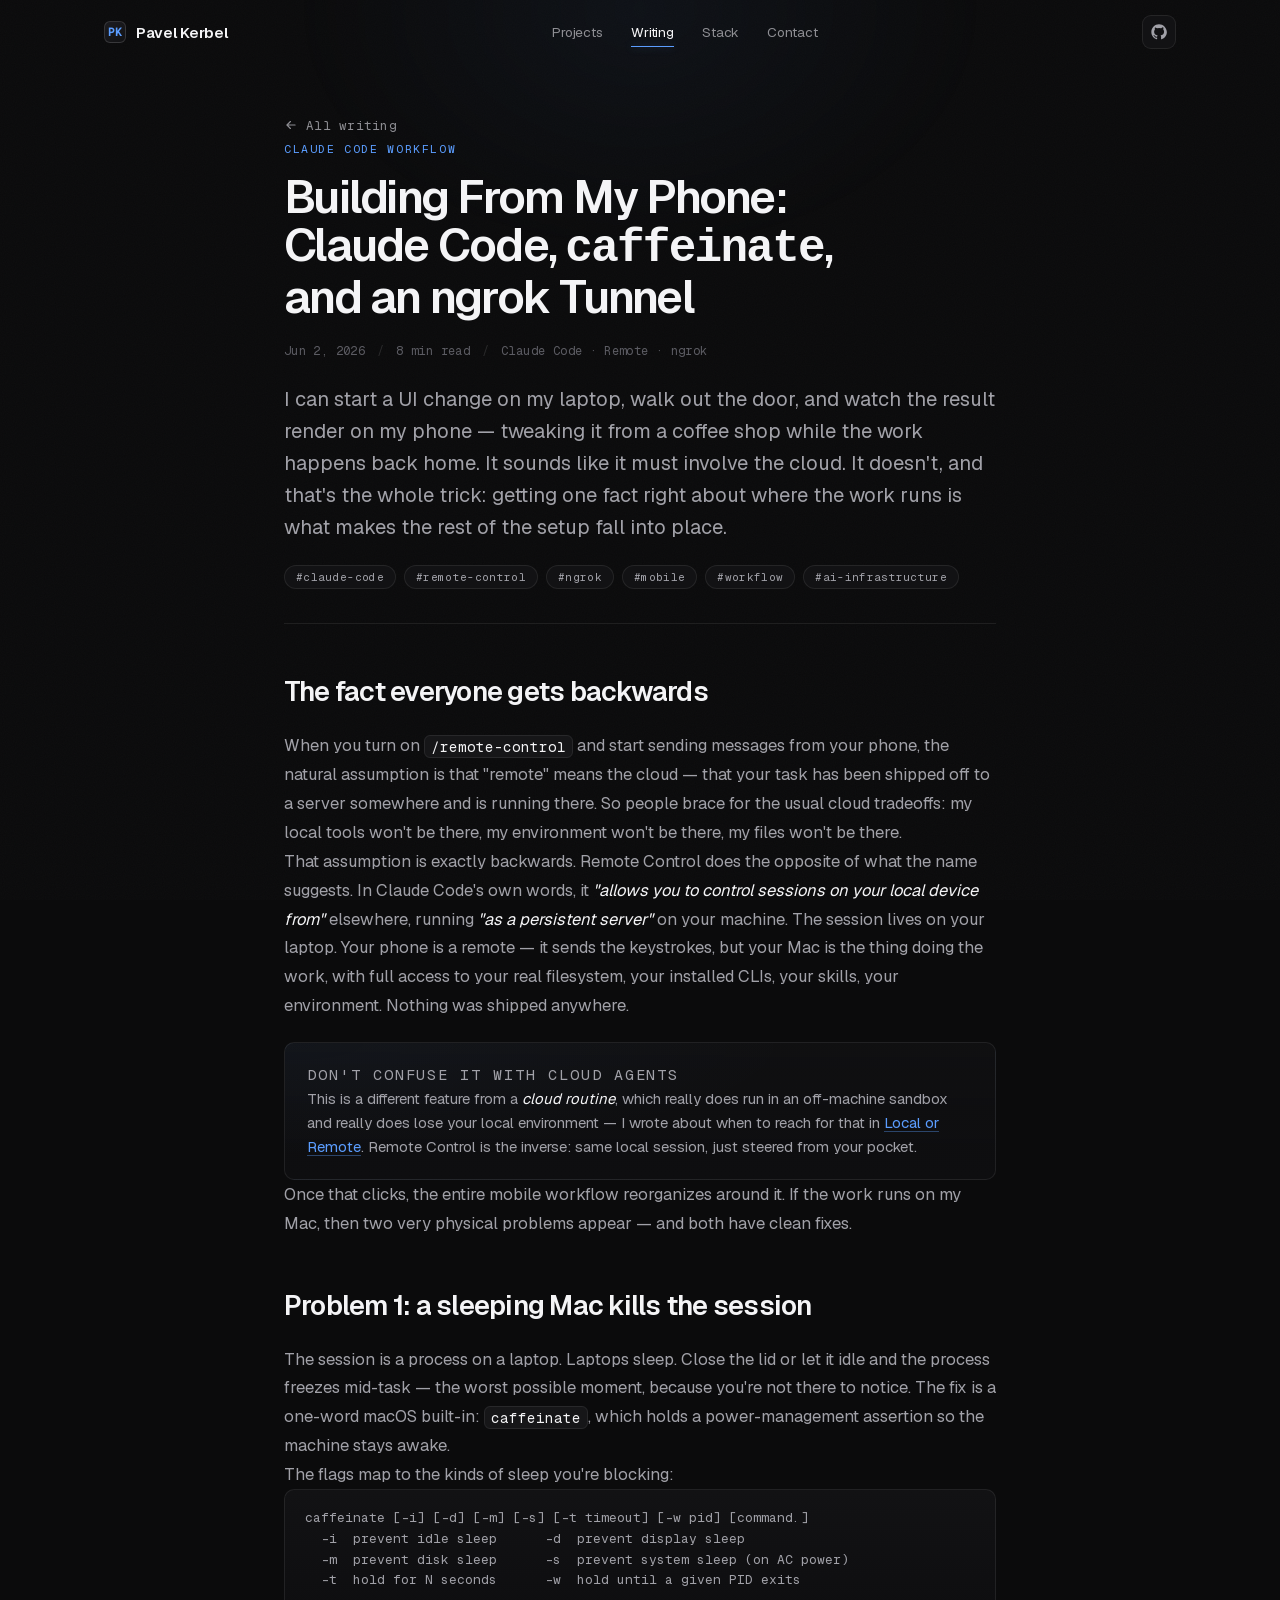
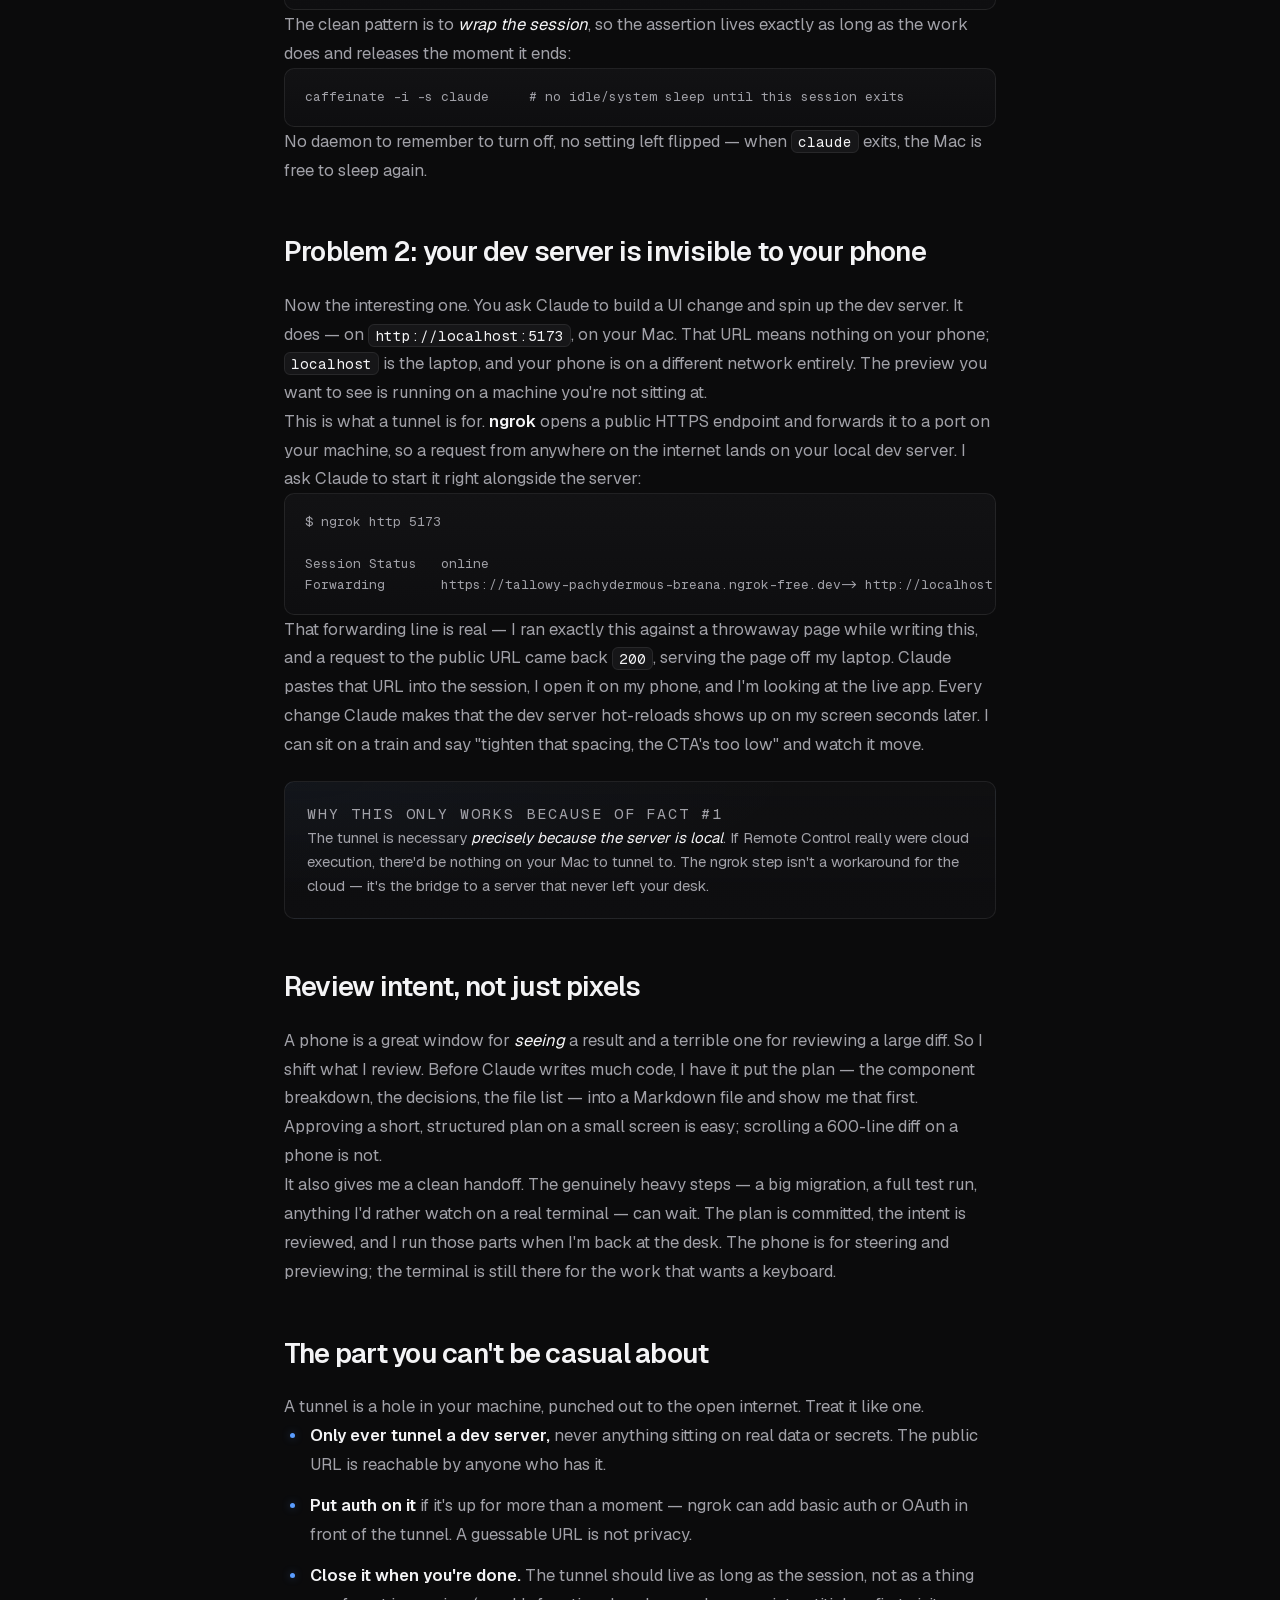
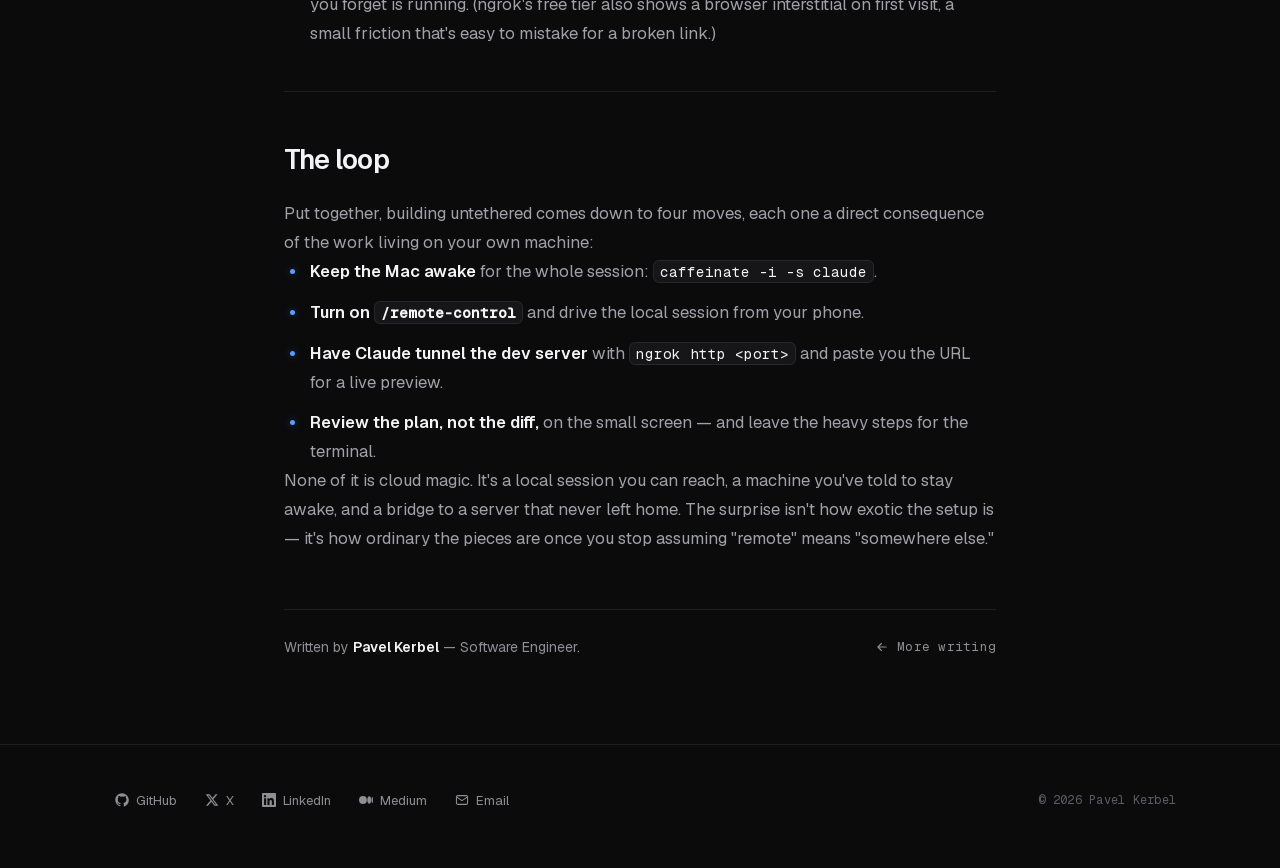
<file: blog/build-from-your-phone-claude-code-ngrok/index.html>
<!DOCTYPE html>
<html lang="en">
<head>
  <meta charset="UTF-8">
  <!-- Google tag (gtag.js) -->
  <script async src="https://www.googletagmanager.com/gtag/js?id=G-NZ51RTLZ8E"></script>
  <script>
    window.dataLayer = window.dataLayer || [];
    function gtag(){dataLayer.push(arguments);}
    gtag('js', new Date());

    gtag('config', 'G-NZ51RTLZ8E');
  </script>
  <meta name="viewport" content="width=device-width, initial-scale=1.0">
  <title>Building From My Phone: Claude Code, caffeinate, and an ngrok Tunnel — Pavel Kerbel</title>

  <!-- SEO -->
  <meta name="description" content="A field note on driving Claude Code from your phone: why /remote-control runs on your local machine (not the cloud), how to keep the Mac awake with caffeinate, and how an ngrok tunnel gives you a live UI preview of a localhost dev server on your phone.">
  <meta name="keywords" content="Claude Code remote control, build from phone, ngrok Claude Code, caffeinate, live mobile preview, localhost tunnel, Claude Code mobile, remote control vs cloud, ngrok dev server, Claude Code workflow">
  <link rel="canonical" href="https://pavelkerbel.com/blog/build-from-your-phone-claude-code-ngrok/">
  <meta property="og:title" content="Building From My Phone: Claude Code, caffeinate, and an ngrok Tunnel">
  <meta property="og:description" content="Remote control drives your local machine — not the cloud. That one fact is what makes a phone-based build-and-preview loop possible, and dictates the two tools that make it work.">
  <meta property="og:type" content="article">
  <meta property="og:url" content="https://pavelkerbel.com/blog/build-from-your-phone-claude-code-ngrok/">
  <meta name="author" content="Pavel Kerbel">

  <!-- Icons & theme -->
  <link rel="icon" href="../../favicon.svg" type="image/svg+xml">
  <link rel="icon" href="../../favicon-32x32.png" sizes="32x32" type="image/png">
  <link rel="apple-touch-icon" href="../../apple-touch-icon.png">
  <meta name="theme-color" content="#0B0B0C">

  <!-- Open Graph image + site -->
  <meta property="og:site_name" content="Pavel Kerbel">
  <meta property="og:locale" content="en_US">
  <meta property="og:image" content="https://pavelkerbel.com/assets/og/build-from-your-phone-claude-code-ngrok.png">
  <meta property="og:image:secure_url" content="https://pavelkerbel.com/assets/og/build-from-your-phone-claude-code-ngrok.png">
  <meta property="og:image:type" content="image/png">
  <meta property="og:image:width" content="1200">
  <meta property="og:image:height" content="630">
  <meta property="og:image:alt" content="Building From My Phone: Claude Code, caffeinate, and an ngrok Tunnel">
  <meta property="article:published_time" content="2026-06-02T09:00:00+00:00">
  <meta property="article:modified_time" content="2026-06-02T09:00:00+00:00">
  <meta property="article:author" content="Pavel Kerbel">
  <meta property="article:section" content="Claude Code Workflow">
  <meta property="article:tag" content="claude-code">
  <meta property="article:tag" content="remote-control">
  <meta property="article:tag" content="ngrok">
  <meta property="article:tag" content="mobile">
  <meta property="article:tag" content="workflow">

  <!-- Twitter card -->
  <meta name="twitter:card" content="summary_large_image">
  <meta name="twitter:site" content="@kerbelp">
  <meta name="twitter:creator" content="@kerbelp">
  <meta name="twitter:title" content="Building From My Phone: Claude Code, caffeinate, and an ngrok Tunnel">
  <meta name="twitter:description" content="Remote control drives your local machine — not the cloud. That one fact is what makes a phone-based build-and-preview loop possible, and dictates the two tools that make it work.">
  <meta name="twitter:image" content="https://pavelkerbel.com/assets/og/build-from-your-phone-claude-code-ngrok.png">
  <meta name="twitter:image:alt" content="Building From My Phone: Claude Code, caffeinate, and an ngrok Tunnel">

  <!-- Structured data -->
  <script type="application/ld+json">
{
  "@context": "https://schema.org",
  "@type": "BlogPosting",
  "headline": "Building From My Phone: Claude Code, caffeinate, and an ngrok Tunnel",
  "description": "Remote control drives your local machine — not the cloud. That one fact is what makes a phone-based build-and-preview loop possible, and dictates the two tools that make it work.",
  "image": "https://pavelkerbel.com/assets/og/build-from-your-phone-claude-code-ngrok.png",
  "datePublished": "2026-06-02T09:00:00+00:00",
  "dateModified": "2026-06-02T09:00:00+00:00",
  "author": {
    "@type": "Person",
    "name": "Pavel Kerbel",
    "url": "https://pavelkerbel.com/",
    "sameAs": [
      "https://github.com/kerbelp",
      "https://www.linkedin.com/in/kerbelp/"
    ]
  },
  "publisher": {
    "@type": "Person",
    "name": "Pavel Kerbel",
    "url": "https://pavelkerbel.com/"
  },
  "mainEntityOfPage": {
    "@type": "WebPage",
    "@id": "https://pavelkerbel.com/blog/build-from-your-phone-claude-code-ngrok/"
  },
  "url": "https://pavelkerbel.com/blog/build-from-your-phone-claude-code-ngrok/",
  "articleSection": "Claude Code Workflow",
  "keywords": "claude-code, remote-control, ngrok, mobile, workflow",
  "inLanguage": "en-US"
}
  </script>
  <script type="application/ld+json">
{
  "@context": "https://schema.org",
  "@type": "BreadcrumbList",
  "itemListElement": [
    {
      "@type": "ListItem",
      "position": 1,
      "name": "Home",
      "item": "https://pavelkerbel.com/"
    },
    {
      "@type": "ListItem",
      "position": 2,
      "name": "Writing",
      "item": "https://pavelkerbel.com/blog/"
    },
    {
      "@type": "ListItem",
      "position": 3,
      "name": "Building From My Phone: Claude Code, caffeinate, and an ngrok Tunnel",
      "item": "https://pavelkerbel.com/blog/build-from-your-phone-claude-code-ngrok/"
    }
  ]
}
  </script>

  <link rel="stylesheet" href="../../style.css">
  <link rel="stylesheet" href="../../blog.css">
</head>
<body>
  <div class="grain"></div>

  <!-- Header -->
  <header class="hdr" id="header">
    <div class="wrap hdr-in">
      <a class="brand" href="../../">
        <span class="mark">PK</span>
        Pavel Kerbel
      </a>
      <nav class="nav">
        <a href="../../#projects" class="nav-link">Projects</a>
        <a href="../" class="nav-link active">Writing</a>
        <a href="../../#stack" class="nav-link">Stack</a>
        <a href="../../#contact" class="nav-link">Contact</a>
      </nav>
      <div class="hdr-right">
        <a class="icon-btn" href="https://github.com/kerbelp" target="_blank" rel="noreferrer" aria-label="GitHub">
          <svg viewBox="0 0 24 24" fill="currentColor"><path d="M12 .5C5.7.5.5 5.7.5 12c0 5.1 3.3 9.4 7.9 10.9.6.1.8-.2.8-.5v-2c-3.2.7-3.9-1.4-3.9-1.4-.5-1.3-1.3-1.7-1.3-1.7-1.1-.7.1-.7.1-.7 1.2.1 1.8 1.2 1.8 1.2 1 1.8 2.7 1.3 3.4 1 .1-.8.4-1.3.7-1.6-2.6-.3-5.3-1.3-5.3-5.8 0-1.3.5-2.3 1.2-3.1-.1-.3-.5-1.5.1-3.1 0 0 1-.3 3.3 1.2a11.5 11.5 0 0 1 6 0C17.3 4.6 18.3 5 18.3 5c.6 1.6.2 2.8.1 3.1.8.8 1.2 1.8 1.2 3.1 0 4.5-2.7 5.5-5.3 5.8.4.4.8 1.1.8 2.2v3.3c0 .3.2.6.8.5 4.6-1.5 7.9-5.8 7.9-10.9C23.5 5.7 18.3.5 12 .5Z"/></svg>
        </a>
      </div>
    </div>
  </header>

  <main>
    <article class="article" data-tags="claude-code,remote-control,ngrok,mobile,workflow,ai-infrastructure">
      <div class="read">
        <a class="backlink" href="../">
          <svg viewBox="0 0 24 24" fill="none" stroke="currentColor" stroke-width="2" stroke-linecap="round" stroke-linejoin="round"><path d="M19 12H5M11 18l-6-6 6-6"/></svg>
          All writing
        </a>

        <header class="article-head">
          <span class="article-tag">Claude Code Workflow</span>
          <h1>Building From My Phone: Claude Code, <code>caffeinate</code>, and an ngrok Tunnel</h1>
          <div class="article-meta">
            <span>Jun 2, 2026</span>
            <span class="sep">/</span>
            <span>8 min read</span>
            <span class="sep">/</span>
            <span>Claude Code · Remote · ngrok</span>
          </div>
          <p class="article-lede">
            I can start a UI change on my laptop, walk out the door, and watch the result render on my phone — tweaking it from a coffee shop while the work happens back home. It sounds like it must involve the cloud. It doesn't, and that's the whole trick: getting one fact right about where the work runs is what makes the rest of the setup fall into place.
          </p>
          <div class="tags">
            <a class="tag-chip" href="../?tag=claude-code">#claude-code</a>
            <a class="tag-chip" href="../?tag=remote-control">#remote-control</a>
            <a class="tag-chip" href="../?tag=ngrok">#ngrok</a>
            <a class="tag-chip" href="../?tag=mobile">#mobile</a>
            <a class="tag-chip" href="../?tag=workflow">#workflow</a>
            <a class="tag-chip" href="../?tag=ai-infrastructure">#ai-infrastructure</a>
          </div>
        </header>

        <div class="prose">
          <h2>The fact everyone gets backwards</h2>
          <p>
            When you turn on <code>/remote-control</code> and start sending messages from your phone, the natural assumption is that "remote" means the cloud — that your task has been shipped off to a server somewhere and is running there. So people brace for the usual cloud tradeoffs: my local tools won't be there, my environment won't be there, my files won't be there.
          </p>
          <p>
            That assumption is exactly backwards. Remote Control does the opposite of what the name suggests. In Claude Code's own words, it <em>"allows you to control sessions on your local device from"</em> elsewhere, running <em>"as a persistent server"</em> on your machine. The session lives on your laptop. Your phone is a remote — it sends the keystrokes, but your Mac is the thing doing the work, with full access to your real filesystem, your installed CLIs, your skills, your environment. Nothing was shipped anywhere.
          </p>
          <div class="callout">
            <p class="callout-label">Don't confuse it with cloud agents</p>
            <p>This is a different feature from a <em>cloud routine</em>, which really does run in an off-machine sandbox and really does lose your local environment — I wrote about when to reach for that in <a href="../local-or-remote-scheduling-ai-agents/">Local or Remote</a>. Remote Control is the inverse: same local session, just steered from your pocket.</p>
          </div>
          <p>
            Once that clicks, the entire mobile workflow reorganizes around it. If the work runs on my Mac, then two very physical problems appear — and both have clean fixes.
          </p>

          <h2>Problem 1: a sleeping Mac kills the session</h2>
          <p>
            The session is a process on a laptop. Laptops sleep. Close the lid or let it idle and the process freezes mid-task — the worst possible moment, because you're not there to notice. The fix is a one-word macOS built-in: <code>caffeinate</code>, which holds a power-management assertion so the machine stays awake.
          </p>
          <p>
            The flags map to the kinds of sleep you're blocking:
          </p>
          <pre><code>caffeinate [-i] [-d] [-m] [-s] [-t timeout] [-w pid] [command...]
  -i  prevent idle sleep      -d  prevent display sleep
  -m  prevent disk sleep      -s  prevent system sleep (on AC power)
  -t  hold for N seconds      -w  hold until a given PID exits</code></pre>
          <p>
            The clean pattern is to <em>wrap the session</em>, so the assertion lives exactly as long as the work does and releases the moment it ends:
          </p>
          <pre><code>caffeinate -i -s claude     # no idle/system sleep until this session exits</code></pre>
          <p>
            No daemon to remember to turn off, no setting left flipped — when <code>claude</code> exits, the Mac is free to sleep again.
          </p>

          <h2>Problem 2: your dev server is invisible to your phone</h2>
          <p>
            Now the interesting one. You ask Claude to build a UI change and spin up the dev server. It does — on <code>http://localhost:5173</code>, on your Mac. That URL means nothing on your phone; <code>localhost</code> is the laptop, and your phone is on a different network entirely. The preview you want to see is running on a machine you're not sitting at.
          </p>
          <p>
            This is what a tunnel is for. <strong>ngrok</strong> opens a public HTTPS endpoint and forwards it to a port on your machine, so a request from anywhere on the internet lands on your local dev server. I ask Claude to start it right alongside the server:
          </p>
          <pre><code>$ ngrok http 5173

Session Status   online
Forwarding       https://tallowy-pachydermous-breana.ngrok-free.dev -> http://localhost:5173</code></pre>
          <p>
            That forwarding line is real — I ran exactly this against a throwaway page while writing this, and a request to the public URL came back <code>200</code>, serving the page off my laptop. Claude pastes that URL into the session, I open it on my phone, and I'm looking at the live app. Every change Claude makes that the dev server hot-reloads shows up on my screen seconds later. I can sit on a train and say "tighten that spacing, the CTA's too low" and watch it move.
          </p>
          <div class="callout">
            <p class="callout-label">Why this only works because of fact #1</p>
            <p>The tunnel is necessary <em>precisely because the server is local</em>. If Remote Control really were cloud execution, there'd be nothing on your Mac to tunnel to. The ngrok step isn't a workaround for the cloud — it's the bridge to a server that never left your desk.</p>
          </div>

          <h2>Review intent, not just pixels</h2>
          <p>
            A phone is a great window for <em>seeing</em> a result and a terrible one for reviewing a large diff. So I shift what I review. Before Claude writes much code, I have it put the plan — the component breakdown, the decisions, the file list — into a Markdown file and show me that first. Approving a short, structured plan on a small screen is easy; scrolling a 600-line diff on a phone is not.
          </p>
          <p>
            It also gives me a clean handoff. The genuinely heavy steps — a big migration, a full test run, anything I'd rather watch on a real terminal — can wait. The plan is committed, the intent is reviewed, and I run those parts when I'm back at the desk. The phone is for steering and previewing; the terminal is still there for the work that wants a keyboard.
          </p>

          <h2>The part you can't be casual about</h2>
          <p>
            A tunnel is a hole in your machine, punched out to the open internet. Treat it like one.
          </p>
          <ul>
            <li><strong>Only ever tunnel a dev server,</strong> never anything sitting on real data or secrets. The public URL is reachable by anyone who has it.</li>
            <li><strong>Put auth on it</strong> if it's up for more than a moment — ngrok can add basic auth or OAuth in front of the tunnel. A guessable URL is not privacy.</li>
            <li><strong>Close it when you're done.</strong> The tunnel should live as long as the session, not as a thing you forget is running. (ngrok's free tier also shows a browser interstitial on first visit, a small friction that's easy to mistake for a broken link.)</li>
          </ul>

          <hr>

          <h2>The loop</h2>
          <p>
            Put together, building untethered comes down to four moves, each one a direct consequence of the work living on your own machine:
          </p>
          <ul>
            <li><strong>Keep the Mac awake</strong> for the whole session: <code>caffeinate -i -s claude</code>.</li>
            <li><strong>Turn on <code>/remote-control</code></strong> and drive the local session from your phone.</li>
            <li><strong>Have Claude tunnel the dev server</strong> with <code>ngrok http &lt;port&gt;</code> and paste you the URL for a live preview.</li>
            <li><strong>Review the plan, not the diff,</strong> on the small screen — and leave the heavy steps for the terminal.</li>
          </ul>
          <p>
            None of it is cloud magic. It's a local session you can reach, a machine you've told to stay awake, and a bridge to a server that never left home. The surprise isn't how exotic the setup is — it's how ordinary the pieces are once you stop assuming "remote" means "somewhere else."
          </p>
        </div>

        <div class="article-foot">
          <span class="sig">Written by <b>Pavel Kerbel</b> — Software Engineer.</span>
          <a class="backlink" href="../">
            <svg viewBox="0 0 24 24" fill="none" stroke="currentColor" stroke-width="2" stroke-linecap="round" stroke-linejoin="round"><path d="M19 12H5M11 18l-6-6 6-6"/></svg>
            More writing
          </a>
        </div>
      </div>
    </article>
  </main>

  <!-- Footer -->
  <footer class="footer">
    <div class="wrap footer-in">
      <div class="footer-links">
        <a href="https://github.com/kerbelp" target="_blank" rel="noreferrer"><svg viewBox="0 0 24 24" fill="currentColor"><path d="M12 .5C5.7.5.5 5.7.5 12c0 5.1 3.3 9.4 7.9 10.9.6.1.8-.2.8-.5v-2c-3.2.7-3.9-1.4-3.9-1.4-.5-1.3-1.3-1.7-1.3-1.7-1.1-.7.1-.7.1-.7 1.2.1 1.8 1.2 1.8 1.2 1 1.8 2.7 1.3 3.4 1 .1-.8.4-1.3.7-1.6-2.6-.3-5.3-1.3-5.3-5.8 0-1.3.5-2.3 1.2-3.1-.1-.3-.5-1.5.1-3.1 0 0 1-.3 3.3 1.2a11.5 11.5 0 0 1 6 0C17.3 4.6 18.3 5 18.3 5c.6 1.6.2 2.8.1 3.1.8.8 1.2 1.8 1.2 3.1 0 4.5-2.7 5.5-5.3 5.8.4.4.8 1.1.8 2.2v3.3c0 .3.2.6.8.5 4.6-1.5 7.9-5.8 7.9-10.9C23.5 5.7 18.3.5 12 .5Z"/></svg> GitHub</a>
        <a href="https://x.com/kerbelp" target="_blank" rel="noreferrer"><svg viewBox="0 0 24 24" fill="currentColor"><path d="M18.244 2.25h3.308l-7.227 8.26 8.502 11.24H16.17l-5.214-6.817L4.99 21.75H1.68l7.73-8.835L1.254 2.25H8.08l4.713 6.231zm-1.161 17.52h1.833L7.084 4.126H5.117z"/></svg> X</a>
        <a href="https://www.linkedin.com/in/kerbelp/" target="_blank" rel="noreferrer"><svg viewBox="0 0 24 24" fill="currentColor"><path d="M20.45 20.45h-3.56v-5.57c0-1.33-.02-3.04-1.85-3.04-1.85 0-2.14 1.45-2.14 2.94v5.67H9.35V9h3.41v1.56h.05c.48-.9 1.64-1.85 3.37-1.85 3.6 0 4.27 2.37 4.27 5.46v6.28ZM5.34 7.43a2.07 2.07 0 1 1 0-4.13 2.07 2.07 0 0 1 0 4.13ZM7.12 20.45H3.55V9h3.57v11.45ZM22.22 0H1.77C.79 0 0 .77 0 1.73v20.54C0 23.22.79 24 1.77 24h20.45c.98 0 1.78-.78 1.78-1.73V1.73C24 .77 23.2 0 22.22 0Z"/></svg> LinkedIn</a>
        <a href="https://medium.com/@kerbelp" target="_blank" rel="noreferrer"><svg viewBox="0 0 24 24" fill="currentColor"><path d="M13.54 12a6.8 6.8 0 0 1-6.77 6.82A6.8 6.8 0 0 1 0 12a6.8 6.8 0 0 1 6.77-6.82A6.8 6.8 0 0 1 13.54 12zM20.96 12c0 3.54-1.51 6.42-3.38 6.42-1.87 0-3.39-2.88-3.39-6.42s1.52-6.42 3.39-6.42 3.38 2.88 3.38 6.42M24 12c0 3.17-.53 5.75-1.19 5.75-.66 0-1.19-2.58-1.19-5.75s.53-5.75 1.19-5.75S24 8.83 24 12z"/></svg> Medium</a>
        <a href="mailto:hello@pavelkerbel.com"><svg viewBox="0 0 24 24" fill="none" stroke="currentColor" stroke-width="1.8" stroke-linecap="round" stroke-linejoin="round"><rect x="2.5" y="4.5" width="19" height="15" rx="2.5"/><path d="m3 7 9 6 9-6"/></svg> Email</a>
      </div>
      <span class="copyright">© 2026 Pavel Kerbel</span>
    </div>
  </footer>

  <script>
    document.documentElement.classList.add('ready');
    var hdr = document.getElementById('header');
    var onScroll = function () { hdr.classList.toggle('scrolled', window.scrollY > 8); };
    onScroll();
    window.addEventListener('scroll', onScroll, { passive: true });
  </script>
</body>
</html>
</file>
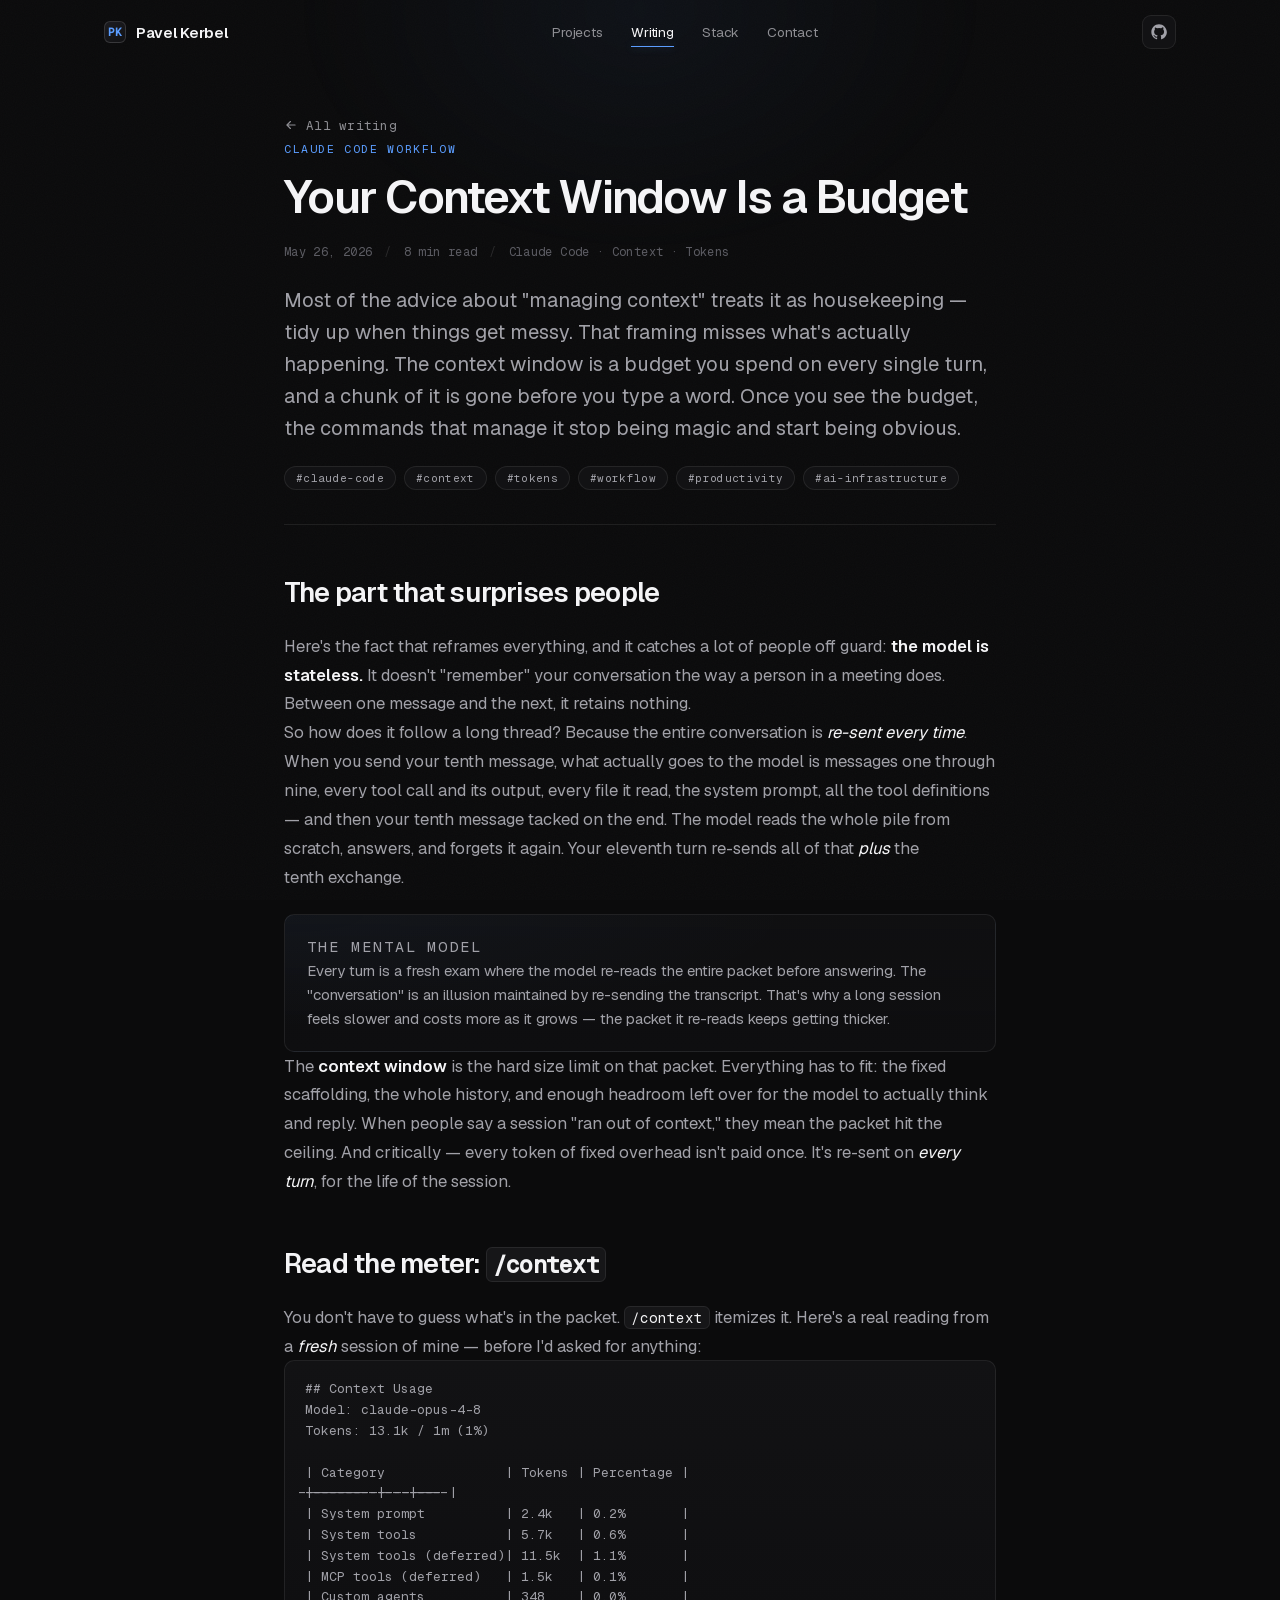
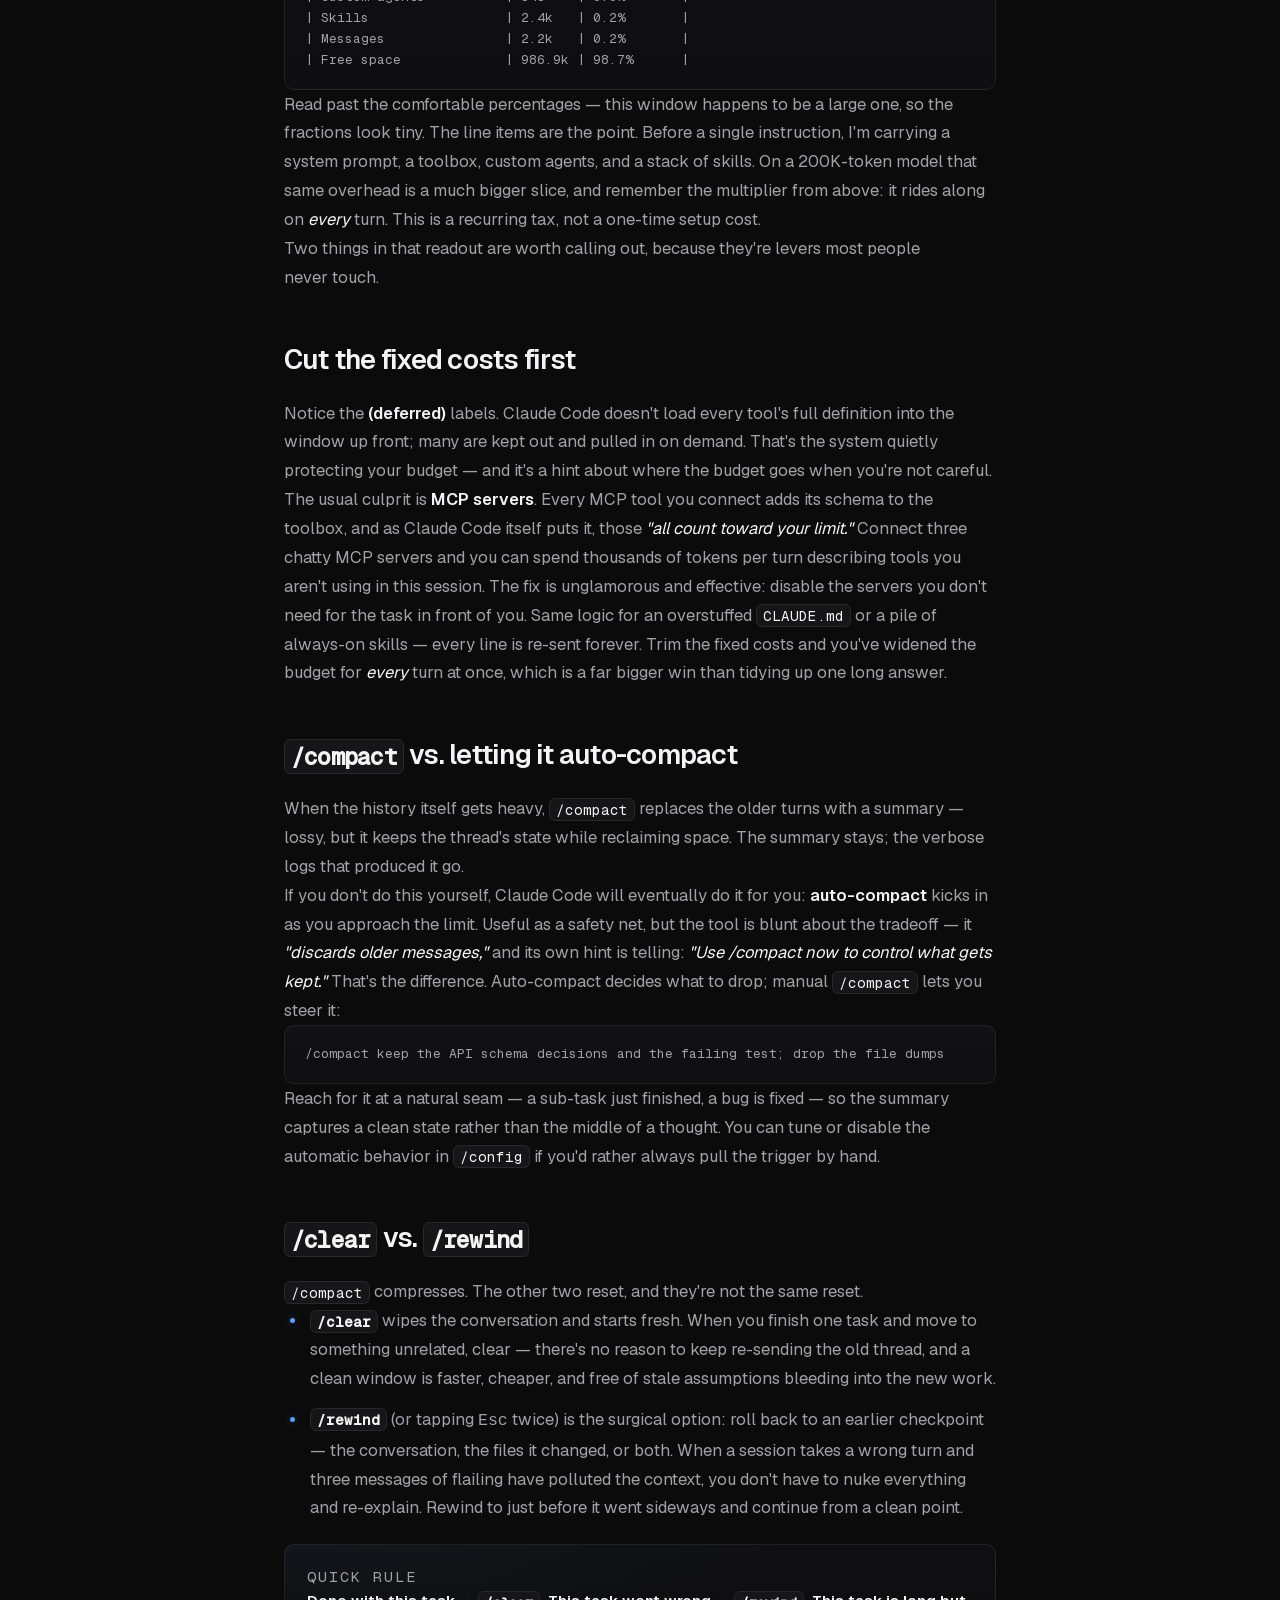
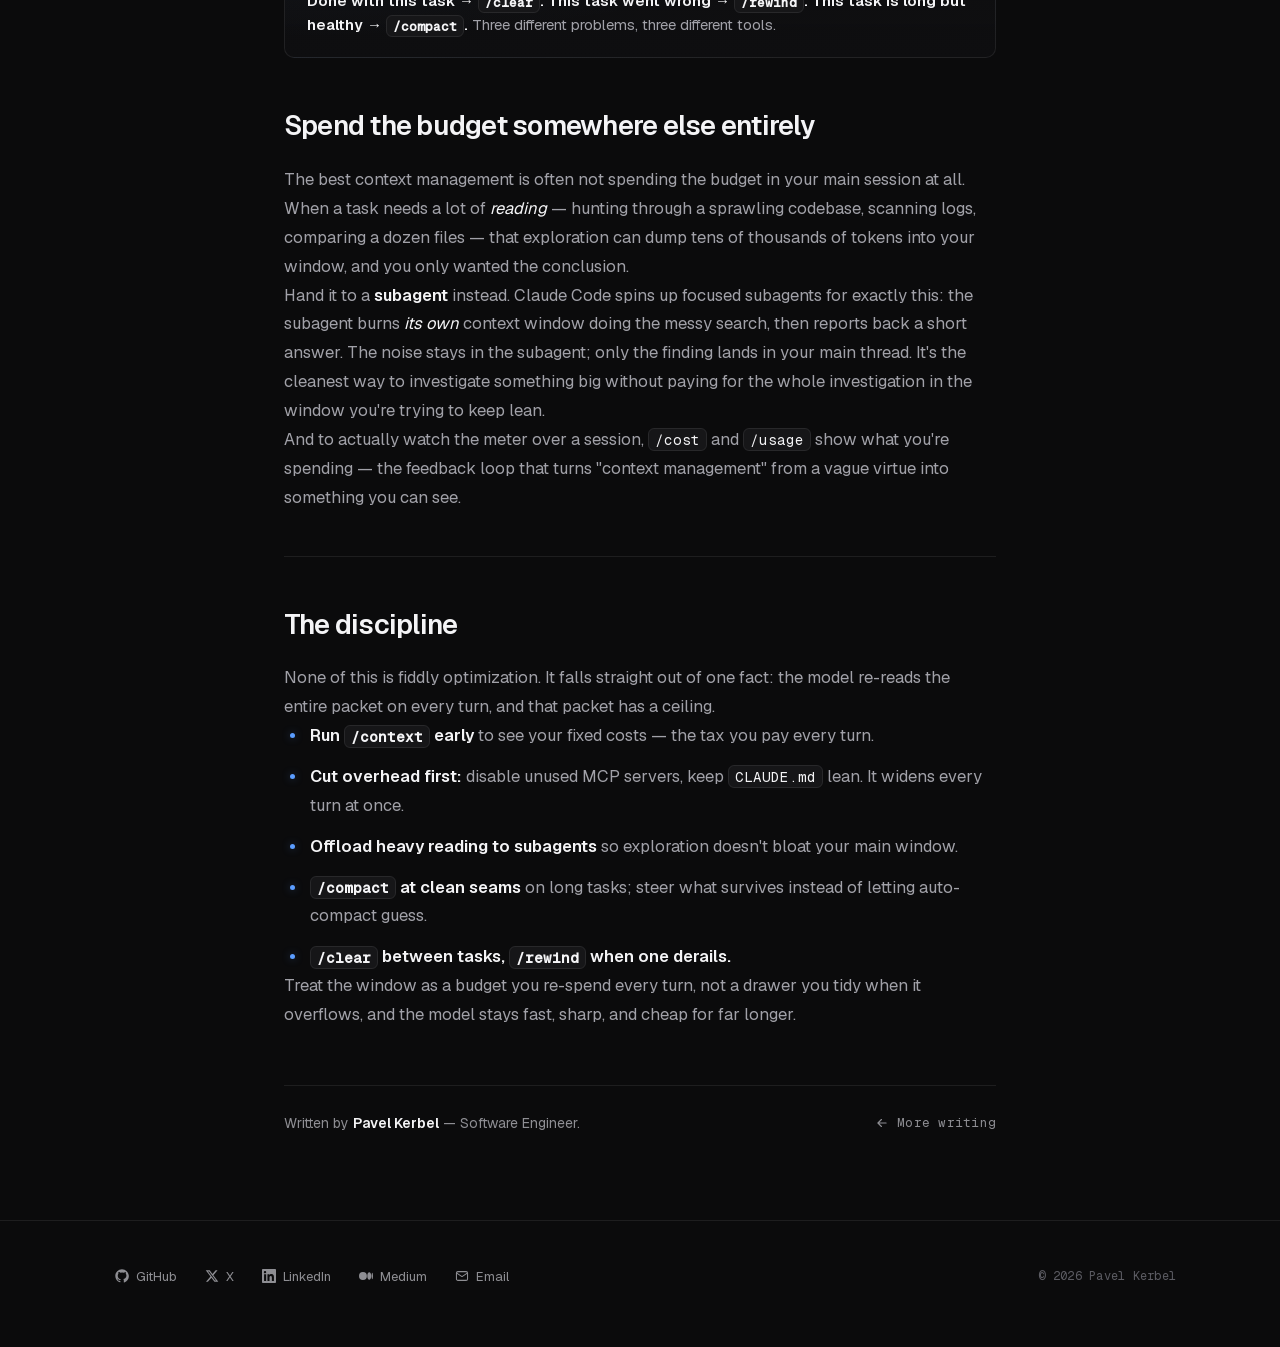
<file: blog/claude-code-context-is-a-budget/index.html>
<!DOCTYPE html>
<html lang="en">
<head>
  <meta charset="UTF-8">
  <!-- Google tag (gtag.js) -->
  <script async src="https://www.googletagmanager.com/gtag/js?id=G-NZ51RTLZ8E"></script>
  <script>
    window.dataLayer = window.dataLayer || [];
    function gtag(){dataLayer.push(arguments);}
    gtag('js', new Date());

    gtag('config', 'G-NZ51RTLZ8E');
  </script>
  <meta name="viewport" content="width=device-width, initial-scale=1.0">
  <title>Your Context Window Is a Budget — Pavel Kerbel</title>

  <!-- SEO -->
  <meta name="description" content="How Claude Code's context window really works: the model is stateless, so every turn re-sends the entire conversation plus fixed overhead. A field note on reading the meter with /context and spending the budget with /compact, /clear, /rewind, subagents, and trimming MCP servers.">
  <meta name="keywords" content="Claude Code context window, /context, /compact, /clear, /rewind, claude code token usage, context management, MCP tools context, auto-compact, stateless LLM context, prompt size">
  <link rel="canonical" href="https://pavelkerbel.com/blog/claude-code-context-is-a-budget/">
  <meta property="og:title" content="Your Context Window Is a Budget">
  <meta property="og:description" content="The model is stateless — every turn re-sends the whole conversation plus fixed overhead. Once you treat context as a budget, /context and /compact make sense.">
  <meta property="og:type" content="article">
  <meta property="og:url" content="https://pavelkerbel.com/blog/claude-code-context-is-a-budget/">
  <meta name="author" content="Pavel Kerbel">

  <!-- Icons & theme -->
  <link rel="icon" href="../../favicon.svg" type="image/svg+xml">
  <link rel="icon" href="../../favicon-32x32.png" sizes="32x32" type="image/png">
  <link rel="apple-touch-icon" href="../../apple-touch-icon.png">
  <meta name="theme-color" content="#0B0B0C">

  <!-- Open Graph image + site -->
  <meta property="og:site_name" content="Pavel Kerbel">
  <meta property="og:locale" content="en_US">
  <meta property="og:image" content="https://pavelkerbel.com/assets/og/claude-code-context-is-a-budget.png">
  <meta property="og:image:secure_url" content="https://pavelkerbel.com/assets/og/claude-code-context-is-a-budget.png">
  <meta property="og:image:type" content="image/png">
  <meta property="og:image:width" content="1200">
  <meta property="og:image:height" content="630">
  <meta property="og:image:alt" content="Your Context Window Is a Budget">
  <meta property="article:published_time" content="2026-05-26T09:00:00+00:00">
  <meta property="article:modified_time" content="2026-05-26T09:00:00+00:00">
  <meta property="article:author" content="Pavel Kerbel">
  <meta property="article:section" content="Claude Code Workflow">
  <meta property="article:tag" content="claude-code">
  <meta property="article:tag" content="context">
  <meta property="article:tag" content="tokens">
  <meta property="article:tag" content="workflow">
  <meta property="article:tag" content="productivity">

  <!-- Twitter card -->
  <meta name="twitter:card" content="summary_large_image">
  <meta name="twitter:site" content="@kerbelp">
  <meta name="twitter:creator" content="@kerbelp">
  <meta name="twitter:title" content="Your Context Window Is a Budget">
  <meta name="twitter:description" content="The model is stateless — every turn re-sends the whole conversation plus fixed overhead. Once you treat context as a budget, /context and /compact make sense.">
  <meta name="twitter:image" content="https://pavelkerbel.com/assets/og/claude-code-context-is-a-budget.png">
  <meta name="twitter:image:alt" content="Your Context Window Is a Budget">

  <!-- Structured data -->
  <script type="application/ld+json">
{
  "@context": "https://schema.org",
  "@type": "BlogPosting",
  "headline": "Your Context Window Is a Budget",
  "description": "The model is stateless — every turn re-sends the whole conversation plus fixed overhead. Once you see context as a recurring budget, /context, /compact, /clear and /rewind stop being mysterious.",
  "image": "https://pavelkerbel.com/assets/og/claude-code-context-is-a-budget.png",
  "datePublished": "2026-05-26T09:00:00+00:00",
  "dateModified": "2026-05-26T09:00:00+00:00",
  "author": {
    "@type": "Person",
    "name": "Pavel Kerbel",
    "url": "https://pavelkerbel.com/",
    "sameAs": [
      "https://github.com/kerbelp",
      "https://www.linkedin.com/in/kerbelp/"
    ]
  },
  "publisher": {
    "@type": "Person",
    "name": "Pavel Kerbel",
    "url": "https://pavelkerbel.com/"
  },
  "mainEntityOfPage": {
    "@type": "WebPage",
    "@id": "https://pavelkerbel.com/blog/claude-code-context-is-a-budget/"
  },
  "url": "https://pavelkerbel.com/blog/claude-code-context-is-a-budget/",
  "articleSection": "Claude Code Workflow",
  "keywords": "claude-code, context, tokens, workflow, productivity",
  "inLanguage": "en-US"
}
  </script>
  <script type="application/ld+json">
{
  "@context": "https://schema.org",
  "@type": "BreadcrumbList",
  "itemListElement": [
    {
      "@type": "ListItem",
      "position": 1,
      "name": "Home",
      "item": "https://pavelkerbel.com/"
    },
    {
      "@type": "ListItem",
      "position": 2,
      "name": "Writing",
      "item": "https://pavelkerbel.com/blog/"
    },
    {
      "@type": "ListItem",
      "position": 3,
      "name": "Your Context Window Is a Budget",
      "item": "https://pavelkerbel.com/blog/claude-code-context-is-a-budget/"
    }
  ]
}
  </script>

  <link rel="stylesheet" href="../../style.css">
  <link rel="stylesheet" href="../../blog.css">
</head>
<body>
  <div class="grain"></div>

  <!-- Header -->
  <header class="hdr" id="header">
    <div class="wrap hdr-in">
      <a class="brand" href="../../">
        <span class="mark">PK</span>
        Pavel Kerbel
      </a>
      <nav class="nav">
        <a href="../../#projects" class="nav-link">Projects</a>
        <a href="../" class="nav-link active">Writing</a>
        <a href="../../#stack" class="nav-link">Stack</a>
        <a href="../../#contact" class="nav-link">Contact</a>
      </nav>
      <div class="hdr-right">
        <a class="icon-btn" href="https://github.com/kerbelp" target="_blank" rel="noreferrer" aria-label="GitHub">
          <svg viewBox="0 0 24 24" fill="currentColor"><path d="M12 .5C5.7.5.5 5.7.5 12c0 5.1 3.3 9.4 7.9 10.9.6.1.8-.2.8-.5v-2c-3.2.7-3.9-1.4-3.9-1.4-.5-1.3-1.3-1.7-1.3-1.7-1.1-.7.1-.7.1-.7 1.2.1 1.8 1.2 1.8 1.2 1 1.8 2.7 1.3 3.4 1 .1-.8.4-1.3.7-1.6-2.6-.3-5.3-1.3-5.3-5.8 0-1.3.5-2.3 1.2-3.1-.1-.3-.5-1.5.1-3.1 0 0 1-.3 3.3 1.2a11.5 11.5 0 0 1 6 0C17.3 4.6 18.3 5 18.3 5c.6 1.6.2 2.8.1 3.1.8.8 1.2 1.8 1.2 3.1 0 4.5-2.7 5.5-5.3 5.8.4.4.8 1.1.8 2.2v3.3c0 .3.2.6.8.5 4.6-1.5 7.9-5.8 7.9-10.9C23.5 5.7 18.3.5 12 .5Z"/></svg>
        </a>
      </div>
    </div>
  </header>

  <main>
    <article class="article" data-tags="claude-code,context,tokens,workflow,productivity,ai-infrastructure">
      <div class="read">
        <a class="backlink" href="../">
          <svg viewBox="0 0 24 24" fill="none" stroke="currentColor" stroke-width="2" stroke-linecap="round" stroke-linejoin="round"><path d="M19 12H5M11 18l-6-6 6-6"/></svg>
          All writing
        </a>

        <header class="article-head">
          <span class="article-tag">Claude Code Workflow</span>
          <h1>Your Context Window Is a Budget</h1>
          <div class="article-meta">
            <span>May 26, 2026</span>
            <span class="sep">/</span>
            <span>8 min read</span>
            <span class="sep">/</span>
            <span>Claude Code · Context · Tokens</span>
          </div>
          <p class="article-lede">
            Most of the advice about "managing context" treats it as housekeeping — tidy up when things get messy. That framing misses what's actually happening. The context window is a budget you spend on every single turn, and a chunk of it is gone before you type a word. Once you see the budget, the commands that manage it stop being magic and start being obvious.
          </p>
          <div class="tags">
            <a class="tag-chip" href="../?tag=claude-code">#claude-code</a>
            <a class="tag-chip" href="../?tag=context">#context</a>
            <a class="tag-chip" href="../?tag=tokens">#tokens</a>
            <a class="tag-chip" href="../?tag=workflow">#workflow</a>
            <a class="tag-chip" href="../?tag=productivity">#productivity</a>
            <a class="tag-chip" href="../?tag=ai-infrastructure">#ai-infrastructure</a>
          </div>
        </header>

        <div class="prose">
          <h2>The part that surprises people</h2>
          <p>
            Here's the fact that reframes everything, and it catches a lot of people off guard: <strong>the model is stateless.</strong> It doesn't "remember" your conversation the way a person in a meeting does. Between one message and the next, it retains nothing.
          </p>
          <p>
            So how does it follow a long thread? Because the entire conversation is <em>re-sent every time</em>. When you send your tenth message, what actually goes to the model is messages one through nine, every tool call and its output, every file it read, the system prompt, all the tool definitions — and then your tenth message tacked on the end. The model reads the whole pile from scratch, answers, and forgets it again. Your eleventh turn re-sends all of that <em>plus</em> the tenth exchange.
          </p>
          <div class="callout">
            <p class="callout-label">The mental model</p>
            <p>Every turn is a fresh exam where the model re-reads the entire packet before answering. The "conversation" is an illusion maintained by re-sending the transcript. That's why a long session feels slower and costs more as it grows — the packet it re-reads keeps getting thicker.</p>
          </div>
          <p>
            The <strong>context window</strong> is the hard size limit on that packet. Everything has to fit: the fixed scaffolding, the whole history, and enough headroom left over for the model to actually think and reply. When people say a session "ran out of context," they mean the packet hit the ceiling. And critically — every token of fixed overhead isn't paid once. It's re-sent on <em>every turn</em>, for the life of the session.
          </p>

          <h2>Read the meter: <code>/context</code></h2>
          <p>
            You don't have to guess what's in the packet. <code>/context</code> itemizes it. Here's a real reading from a <em>fresh</em> session of mine — before I'd asked for anything:
          </p>
          <pre><code>## Context Usage
Model: claude-opus-4-8
Tokens: 13.1k / 1m (1%)

| Category               | Tokens | Percentage |
|------------------------|--------|------------|
| System prompt          | 2.4k   | 0.2%       |
| System tools           | 5.7k   | 0.6%       |
| System tools (deferred)| 11.5k  | 1.1%       |
| MCP tools (deferred)   | 1.5k   | 0.1%       |
| Custom agents          | 348    | 0.0%       |
| Skills                 | 2.4k   | 0.2%       |
| Messages               | 2.2k   | 0.2%       |
| Free space             | 986.9k | 98.7%      |</code></pre>
          <p>
            Read past the comfortable percentages — this window happens to be a large one, so the fractions look tiny. The line items are the point. Before a single instruction, I'm carrying a system prompt, a toolbox, custom agents, and a stack of skills. On a 200K-token model that same overhead is a much bigger slice, and remember the multiplier from above: it rides along on <em>every</em> turn. This is a recurring tax, not a one-time setup cost.
          </p>
          <p>
            Two things in that readout are worth calling out, because they're levers most people never touch.
          </p>

          <h2>Cut the fixed costs first</h2>
          <p>
            Notice the <strong>(deferred)</strong> labels. Claude Code doesn't load every tool's full definition into the window up front; many are kept out and pulled in on demand. That's the system quietly protecting your budget — and it's a hint about where the budget goes when you're not careful.
          </p>
          <p>
            The usual culprit is <strong>MCP servers</strong>. Every MCP tool you connect adds its schema to the toolbox, and as Claude Code itself puts it, those <em>"all count toward your limit."</em> Connect three chatty MCP servers and you can spend thousands of tokens per turn describing tools you aren't using in this session. The fix is unglamorous and effective: disable the servers you don't need for the task in front of you. Same logic for an overstuffed <code>CLAUDE.md</code> or a pile of always-on skills — every line is re-sent forever. Trim the fixed costs and you've widened the budget for <em>every</em> turn at once, which is a far bigger win than tidying up one long answer.
          </p>

          <h2><code>/compact</code> vs. letting it auto-compact</h2>
          <p>
            When the history itself gets heavy, <code>/compact</code> replaces the older turns with a summary — lossy, but it keeps the thread's state while reclaiming space. The summary stays; the verbose logs that produced it go.
          </p>
          <p>
            If you don't do this yourself, Claude Code will eventually do it for you: <strong>auto-compact</strong> kicks in as you approach the limit. Useful as a safety net, but the tool is blunt about the tradeoff — it <em>"discards older messages,"</em> and its own hint is telling: <em>"Use /compact now to control what gets kept."</em> That's the difference. Auto-compact decides what to drop; manual <code>/compact</code> lets you steer it:
          </p>
          <pre><code>/compact keep the API schema decisions and the failing test; drop the file dumps</code></pre>
          <p>
            Reach for it at a natural seam — a sub-task just finished, a bug is fixed — so the summary captures a clean state rather than the middle of a thought. You can tune or disable the automatic behavior in <code>/config</code> if you'd rather always pull the trigger by hand.
          </p>

          <h2><code>/clear</code> vs. <code>/rewind</code></h2>
          <p>
            <code>/compact</code> compresses. The other two reset, and they're not the same reset.
          </p>
          <ul>
            <li><strong><code>/clear</code></strong> wipes the conversation and starts fresh. When you finish one task and move to something unrelated, clear — there's no reason to keep re-sending the old thread, and a clean window is faster, cheaper, and free of stale assumptions bleeding into the new work.</li>
            <li><strong><code>/rewind</code></strong> (or tapping <kbd>Esc</kbd> twice) is the surgical option: roll back to an earlier checkpoint — the conversation, the files it changed, or both. When a session takes a wrong turn and three messages of flailing have polluted the context, you don't have to nuke everything and re-explain. Rewind to just before it went sideways and continue from a clean point.</li>
          </ul>
          <div class="callout">
            <p class="callout-label">Quick rule</p>
            <p><strong>Done with this task → <code>/clear</code>.</strong> <strong>This task went wrong → <code>/rewind</code>.</strong> <strong>This task is long but healthy → <code>/compact</code>.</strong> Three different problems, three different tools.</p>
          </div>

          <h2>Spend the budget somewhere else entirely</h2>
          <p>
            The best context management is often not spending the budget in your main session at all. When a task needs a lot of <em>reading</em> — hunting through a sprawling codebase, scanning logs, comparing a dozen files — that exploration can dump tens of thousands of tokens into your window, and you only wanted the conclusion.
          </p>
          <p>
            Hand it to a <strong>subagent</strong> instead. Claude Code spins up focused subagents for exactly this: the subagent burns <em>its own</em> context window doing the messy search, then reports back a short answer. The noise stays in the subagent; only the finding lands in your main thread. It's the cleanest way to investigate something big without paying for the whole investigation in the window you're trying to keep lean.
          </p>
          <p>
            And to actually watch the meter over a session, <code>/cost</code> and <code>/usage</code> show what you're spending — the feedback loop that turns "context management" from a vague virtue into something you can see.
          </p>

          <hr>

          <h2>The discipline</h2>
          <p>
            None of this is fiddly optimization. It falls straight out of one fact: the model re-reads the entire packet on every turn, and that packet has a ceiling.
          </p>
          <ul>
            <li><strong>Run <code>/context</code> early</strong> to see your fixed costs — the tax you pay every turn.</li>
            <li><strong>Cut overhead first:</strong> disable unused MCP servers, keep <code>CLAUDE.md</code> lean. It widens every turn at once.</li>
            <li><strong>Offload heavy reading to subagents</strong> so exploration doesn't bloat your main window.</li>
            <li><strong><code>/compact</code> at clean seams</strong> on long tasks; steer what survives instead of letting auto-compact guess.</li>
            <li><strong><code>/clear</code> between tasks, <code>/rewind</code> when one derails.</strong></li>
          </ul>
          <p>
            Treat the window as a budget you re-spend every turn, not a drawer you tidy when it overflows, and the model stays fast, sharp, and cheap for far longer.
          </p>
        </div>

        <div class="article-foot">
          <span class="sig">Written by <b>Pavel Kerbel</b> — Software Engineer.</span>
          <a class="backlink" href="../">
            <svg viewBox="0 0 24 24" fill="none" stroke="currentColor" stroke-width="2" stroke-linecap="round" stroke-linejoin="round"><path d="M19 12H5M11 18l-6-6 6-6"/></svg>
            More writing
          </a>
        </div>
      </div>
    </article>
  </main>

  <!-- Footer -->
  <footer class="footer">
    <div class="wrap footer-in">
      <div class="footer-links">
        <a href="https://github.com/kerbelp" target="_blank" rel="noreferrer"><svg viewBox="0 0 24 24" fill="currentColor"><path d="M12 .5C5.7.5.5 5.7.5 12c0 5.1 3.3 9.4 7.9 10.9.6.1.8-.2.8-.5v-2c-3.2.7-3.9-1.4-3.9-1.4-.5-1.3-1.3-1.7-1.3-1.7-1.1-.7.1-.7.1-.7 1.2.1 1.8 1.2 1.8 1.2 1 1.8 2.7 1.3 3.4 1 .1-.8.4-1.3.7-1.6-2.6-.3-5.3-1.3-5.3-5.8 0-1.3.5-2.3 1.2-3.1-.1-.3-.5-1.5.1-3.1 0 0 1-.3 3.3 1.2a11.5 11.5 0 0 1 6 0C17.3 4.6 18.3 5 18.3 5c.6 1.6.2 2.8.1 3.1.8.8 1.2 1.8 1.2 3.1 0 4.5-2.7 5.5-5.3 5.8.4.4.8 1.1.8 2.2v3.3c0 .3.2.6.8.5 4.6-1.5 7.9-5.8 7.9-10.9C23.5 5.7 18.3.5 12 .5Z"/></svg> GitHub</a>
        <a href="https://x.com/kerbelp" target="_blank" rel="noreferrer"><svg viewBox="0 0 24 24" fill="currentColor"><path d="M18.244 2.25h3.308l-7.227 8.26 8.502 11.24H16.17l-5.214-6.817L4.99 21.75H1.68l7.73-8.835L1.254 2.25H8.08l4.713 6.231zm-1.161 17.52h1.833L7.084 4.126H5.117z"/></svg> X</a>
        <a href="https://www.linkedin.com/in/kerbelp/" target="_blank" rel="noreferrer"><svg viewBox="0 0 24 24" fill="currentColor"><path d="M20.45 20.45h-3.56v-5.57c0-1.33-.02-3.04-1.85-3.04-1.85 0-2.14 1.45-2.14 2.94v5.67H9.35V9h3.41v1.56h.05c.48-.9 1.64-1.85 3.37-1.85 3.6 0 4.27 2.37 4.27 5.46v6.28ZM5.34 7.43a2.07 2.07 0 1 1 0-4.13 2.07 2.07 0 0 1 0 4.13ZM7.12 20.45H3.55V9h3.57v11.45ZM22.22 0H1.77C.79 0 0 .77 0 1.73v20.54C0 23.22.79 24 1.77 24h20.45c.98 0 1.78-.78 1.78-1.73V1.73C24 .77 23.2 0 22.22 0Z"/></svg> LinkedIn</a>
        <a href="https://medium.com/@kerbelp" target="_blank" rel="noreferrer"><svg viewBox="0 0 24 24" fill="currentColor"><path d="M13.54 12a6.8 6.8 0 0 1-6.77 6.82A6.8 6.8 0 0 1 0 12a6.8 6.8 0 0 1 6.77-6.82A6.8 6.8 0 0 1 13.54 12zM20.96 12c0 3.54-1.51 6.42-3.38 6.42-1.87 0-3.39-2.88-3.39-6.42s1.52-6.42 3.39-6.42 3.38 2.88 3.38 6.42M24 12c0 3.17-.53 5.75-1.19 5.75-.66 0-1.19-2.58-1.19-5.75s.53-5.75 1.19-5.75S24 8.83 24 12z"/></svg> Medium</a>
        <a href="mailto:hello@pavelkerbel.com"><svg viewBox="0 0 24 24" fill="none" stroke="currentColor" stroke-width="1.8" stroke-linecap="round" stroke-linejoin="round"><rect x="2.5" y="4.5" width="19" height="15" rx="2.5"/><path d="m3 7 9 6 9-6"/></svg> Email</a>
      </div>
      <span class="copyright">© 2026 Pavel Kerbel</span>
    </div>
  </footer>

  <script>
    document.documentElement.classList.add('ready');
    var hdr = document.getElementById('header');
    var onScroll = function () { hdr.classList.toggle('scrolled', window.scrollY > 8); };
    onScroll();
    window.addEventListener('scroll', onScroll, { passive: true });
  </script>
</body>
</html>
</file>
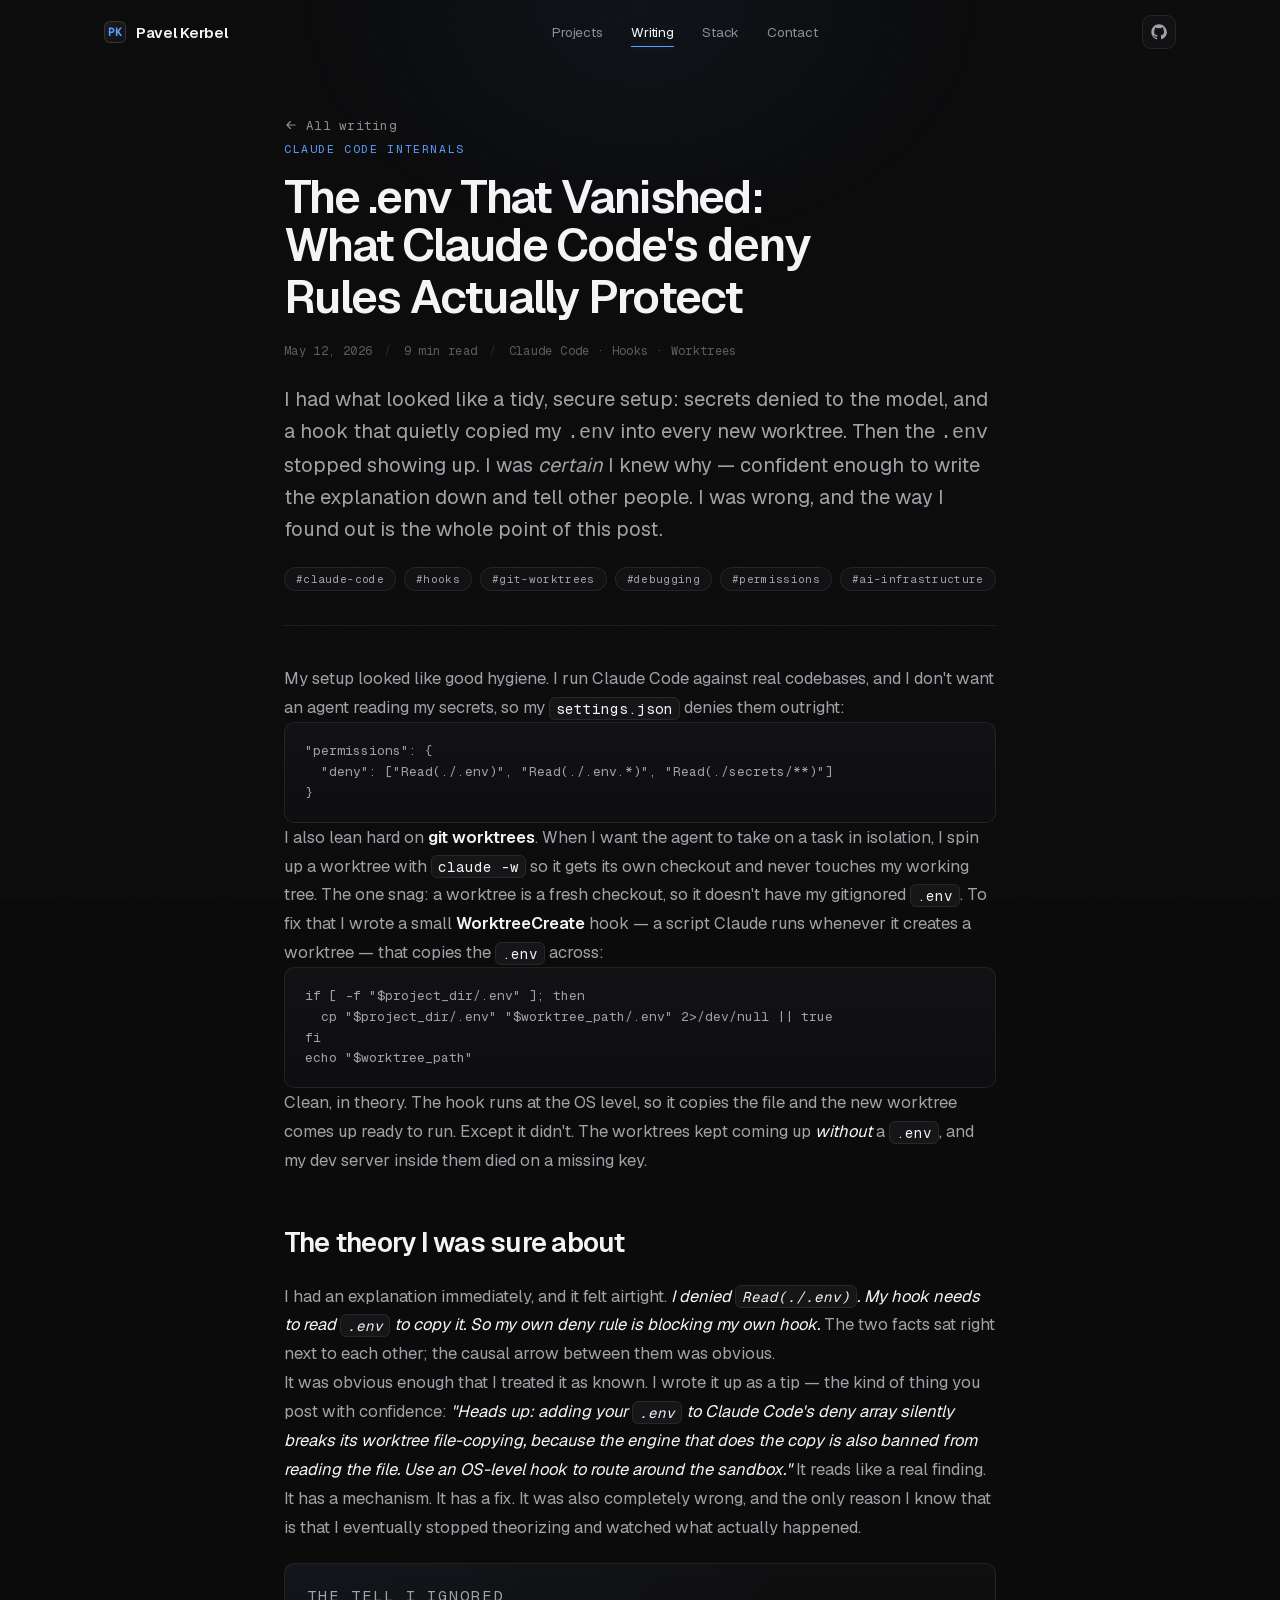
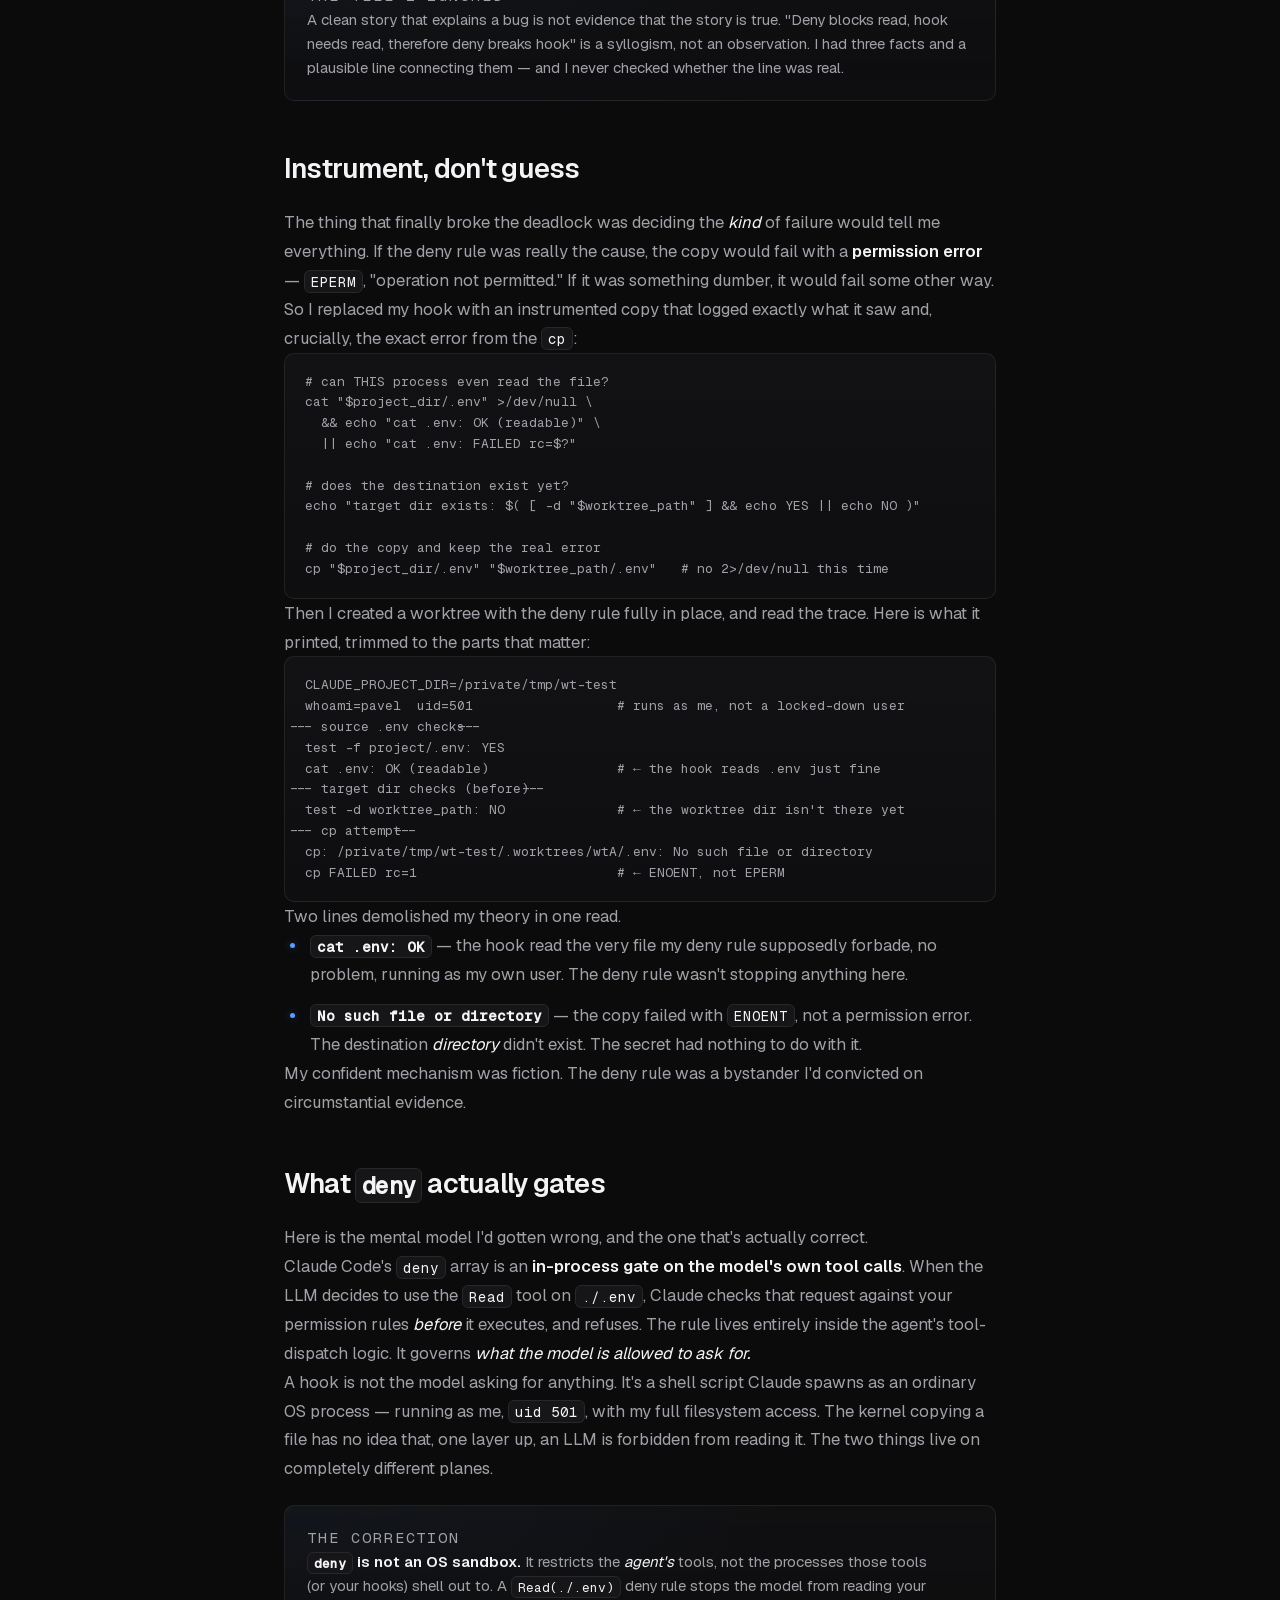
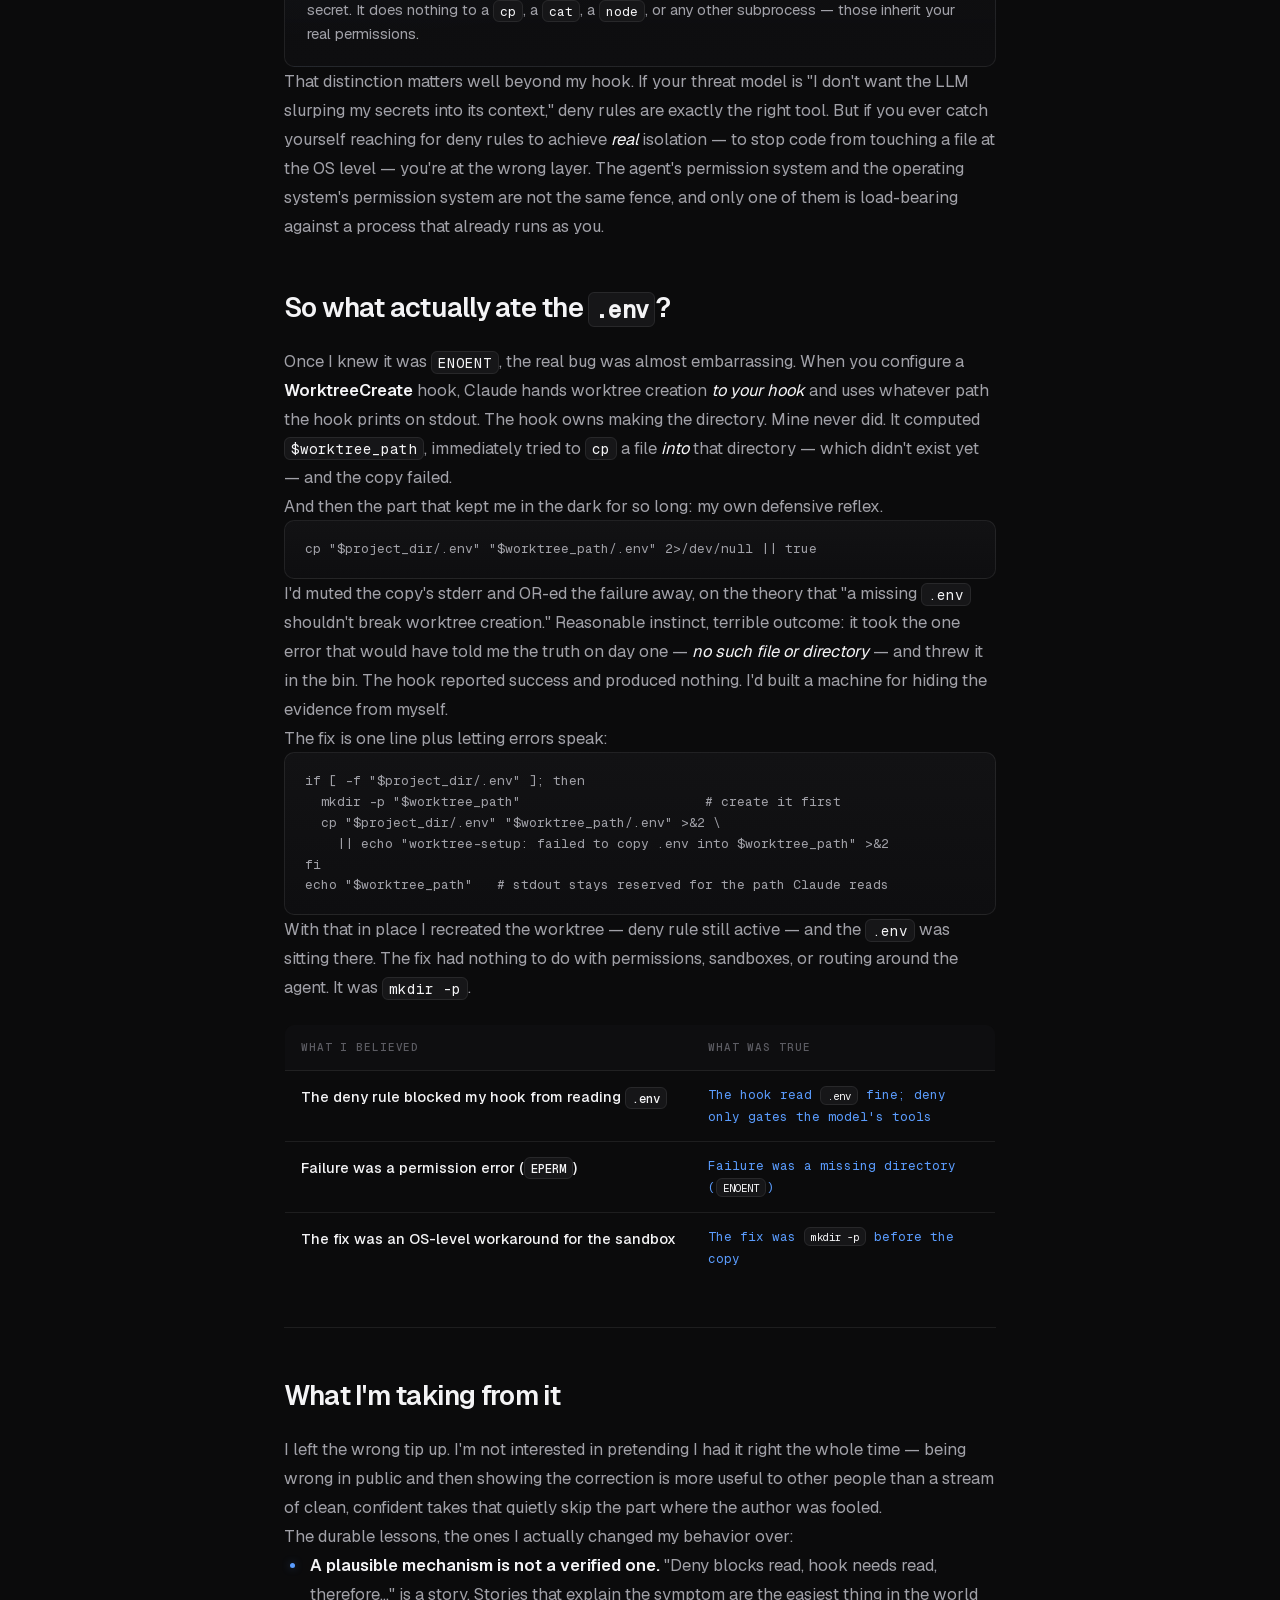
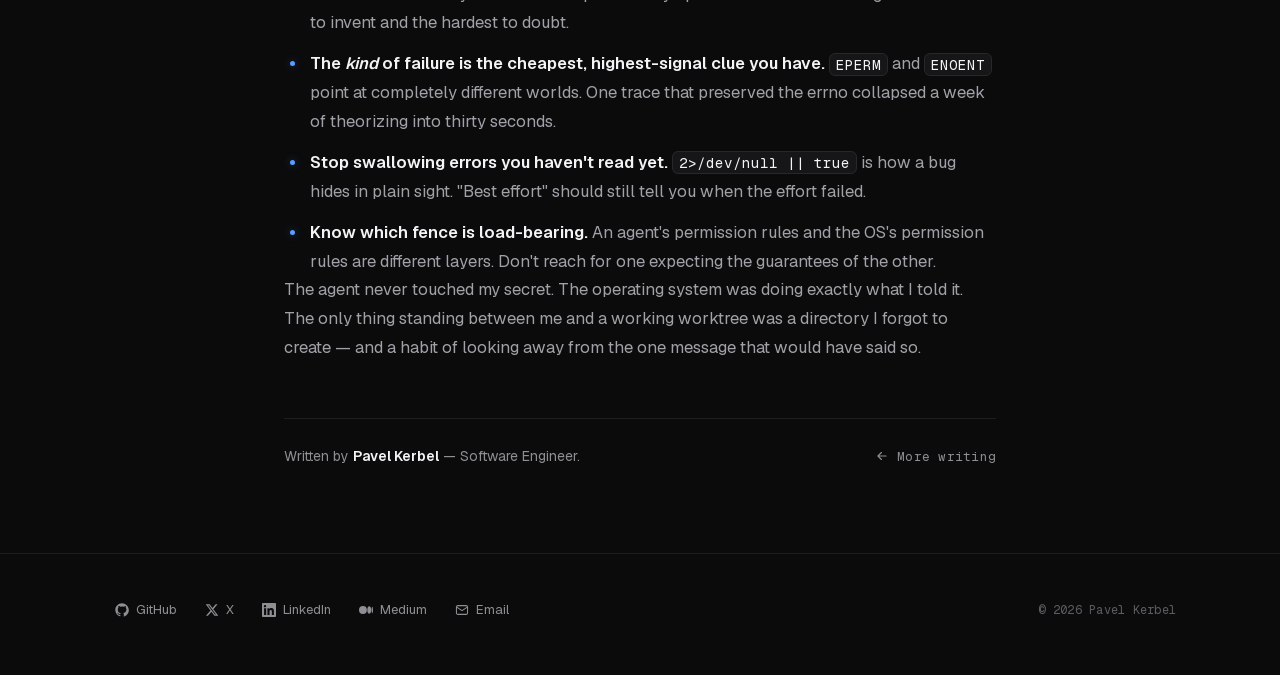
<file: blog/claude-code-deny-rules-not-a-sandbox/index.html>
<!DOCTYPE html>
<html lang="en">
<head>
  <meta charset="UTF-8">
  <!-- Google tag (gtag.js) -->
  <script async src="https://www.googletagmanager.com/gtag/js?id=G-NZ51RTLZ8E"></script>
  <script>
    window.dataLayer = window.dataLayer || [];
    function gtag(){dataLayer.push(arguments);}
    gtag('js', new Date());

    gtag('config', 'G-NZ51RTLZ8E');
  </script>
  <meta name="viewport" content="width=device-width, initial-scale=1.0">
  <title>The .env That Vanished: What Claude Code's deny Rules Actually Protect — Pavel Kerbel</title>

  <!-- SEO -->
  <meta name="description" content="A debugging field note on Claude Code: why a Read(.env) deny rule does not break a WorktreeCreate hook, what the deny array actually gates, and the one-line mkdir bug that was really eating my .env in git worktrees.">
  <meta name="keywords" content="Claude Code deny rules, Claude Code sandbox, Claude Code permissions, WorktreeCreate hook, Claude Code worktree .env, git worktrees, Claude Code hooks, settings.json deny, ENOENT vs EPERM, Claude Code security">
  <link rel="canonical" href="https://pavelkerbel.com/blog/claude-code-deny-rules-not-a-sandbox/">
  <meta property="og:title" content="The .env That Vanished: What Claude Code's deny Rules Actually Protect">
  <meta property="og:description" content="I was sure my own security config was eating my .env in worktrees. I instrumented the hook instead of guessing — and the deny rule turned out to be a red herring.">
  <meta property="og:type" content="article">
  <meta property="og:url" content="https://pavelkerbel.com/blog/claude-code-deny-rules-not-a-sandbox/">
  <meta name="author" content="Pavel Kerbel">

  <!-- Icons & theme -->
  <link rel="icon" href="../../favicon.svg" type="image/svg+xml">
  <link rel="icon" href="../../favicon-32x32.png" sizes="32x32" type="image/png">
  <link rel="apple-touch-icon" href="../../apple-touch-icon.png">
  <meta name="theme-color" content="#0B0B0C">

  <!-- Open Graph image + site -->
  <meta property="og:site_name" content="Pavel Kerbel">
  <meta property="og:locale" content="en_US">
  <meta property="og:image" content="https://pavelkerbel.com/assets/og/claude-code-deny-rules-not-a-sandbox.png">
  <meta property="og:image:secure_url" content="https://pavelkerbel.com/assets/og/claude-code-deny-rules-not-a-sandbox.png">
  <meta property="og:image:type" content="image/png">
  <meta property="og:image:width" content="1200">
  <meta property="og:image:height" content="630">
  <meta property="og:image:alt" content="The .env That Vanished: What Claude Code's deny Rules Actually Protect">
  <meta property="article:published_time" content="2026-05-12T09:00:00+00:00">
  <meta property="article:modified_time" content="2026-05-12T09:00:00+00:00">
  <meta property="article:author" content="Pavel Kerbel">
  <meta property="article:section" content="Claude Code Internals">
  <meta property="article:tag" content="claude-code">
  <meta property="article:tag" content="hooks">
  <meta property="article:tag" content="git-worktrees">
  <meta property="article:tag" content="debugging">
  <meta property="article:tag" content="permissions">

  <!-- Twitter card -->
  <meta name="twitter:card" content="summary_large_image">
  <meta name="twitter:site" content="@kerbelp">
  <meta name="twitter:creator" content="@kerbelp">
  <meta name="twitter:title" content="The .env That Vanished: What Claude Code's deny Rules Actually Protect">
  <meta name="twitter:description" content="I was sure my own security config was eating my .env in worktrees. I instrumented the hook instead of guessing — and the deny rule turned out to be a red herring.">
  <meta name="twitter:image" content="https://pavelkerbel.com/assets/og/claude-code-deny-rules-not-a-sandbox.png">
  <meta name="twitter:image:alt" content="The .env That Vanished: What Claude Code's deny Rules Actually Protect">

  <!-- Structured data -->
  <script type="application/ld+json">
{
  "@context": "https://schema.org",
  "@type": "BlogPosting",
  "headline": "The .env That Vanished: What Claude Code's deny Rules Actually Protect",
  "description": "I was sure my own security config was eating my .env in worktrees. I instrumented the hook instead of guessing — and the deny rule turned out to be a red herring.",
  "image": "https://pavelkerbel.com/assets/og/claude-code-deny-rules-not-a-sandbox.png",
  "datePublished": "2026-05-12T09:00:00+00:00",
  "dateModified": "2026-05-12T09:00:00+00:00",
  "author": {
    "@type": "Person",
    "name": "Pavel Kerbel",
    "url": "https://pavelkerbel.com/",
    "sameAs": [
      "https://github.com/kerbelp",
      "https://www.linkedin.com/in/kerbelp/"
    ]
  },
  "publisher": {
    "@type": "Person",
    "name": "Pavel Kerbel",
    "url": "https://pavelkerbel.com/"
  },
  "mainEntityOfPage": {
    "@type": "WebPage",
    "@id": "https://pavelkerbel.com/blog/claude-code-deny-rules-not-a-sandbox/"
  },
  "url": "https://pavelkerbel.com/blog/claude-code-deny-rules-not-a-sandbox/",
  "articleSection": "Claude Code Internals",
  "keywords": "claude-code, hooks, git-worktrees, debugging, permissions",
  "inLanguage": "en-US"
}
  </script>
  <script type="application/ld+json">
{
  "@context": "https://schema.org",
  "@type": "BreadcrumbList",
  "itemListElement": [
    {
      "@type": "ListItem",
      "position": 1,
      "name": "Home",
      "item": "https://pavelkerbel.com/"
    },
    {
      "@type": "ListItem",
      "position": 2,
      "name": "Writing",
      "item": "https://pavelkerbel.com/blog/"
    },
    {
      "@type": "ListItem",
      "position": 3,
      "name": "The .env That Vanished: What Claude Code's deny Rules Actually Protect",
      "item": "https://pavelkerbel.com/blog/claude-code-deny-rules-not-a-sandbox/"
    }
  ]
}
  </script>

  <link rel="stylesheet" href="../../style.css">
  <link rel="stylesheet" href="../../blog.css">
</head>
<body>
  <div class="grain"></div>

  <!-- Header -->
  <header class="hdr" id="header">
    <div class="wrap hdr-in">
      <a class="brand" href="../../">
        <span class="mark">PK</span>
        Pavel Kerbel
      </a>
      <nav class="nav">
        <a href="../../#projects" class="nav-link">Projects</a>
        <a href="../" class="nav-link active">Writing</a>
        <a href="../../#stack" class="nav-link">Stack</a>
        <a href="../../#contact" class="nav-link">Contact</a>
      </nav>
      <div class="hdr-right">
        <a class="icon-btn" href="https://github.com/kerbelp" target="_blank" rel="noreferrer" aria-label="GitHub">
          <svg viewBox="0 0 24 24" fill="currentColor"><path d="M12 .5C5.7.5.5 5.7.5 12c0 5.1 3.3 9.4 7.9 10.9.6.1.8-.2.8-.5v-2c-3.2.7-3.9-1.4-3.9-1.4-.5-1.3-1.3-1.7-1.3-1.7-1.1-.7.1-.7.1-.7 1.2.1 1.8 1.2 1.8 1.2 1 1.8 2.7 1.3 3.4 1 .1-.8.4-1.3.7-1.6-2.6-.3-5.3-1.3-5.3-5.8 0-1.3.5-2.3 1.2-3.1-.1-.3-.5-1.5.1-3.1 0 0 1-.3 3.3 1.2a11.5 11.5 0 0 1 6 0C17.3 4.6 18.3 5 18.3 5c.6 1.6.2 2.8.1 3.1.8.8 1.2 1.8 1.2 3.1 0 4.5-2.7 5.5-5.3 5.8.4.4.8 1.1.8 2.2v3.3c0 .3.2.6.8.5 4.6-1.5 7.9-5.8 7.9-10.9C23.5 5.7 18.3.5 12 .5Z"/></svg>
        </a>
      </div>
    </div>
  </header>

  <main>
    <article class="article" data-tags="claude-code,hooks,git-worktrees,debugging,permissions,ai-infrastructure">
      <div class="read">
        <a class="backlink" href="../">
          <svg viewBox="0 0 24 24" fill="none" stroke="currentColor" stroke-width="2" stroke-linecap="round" stroke-linejoin="round"><path d="M19 12H5M11 18l-6-6 6-6"/></svg>
          All writing
        </a>

        <header class="article-head">
          <span class="article-tag">Claude Code Internals</span>
          <h1>The .env That Vanished: What Claude Code's <code>deny</code> Rules Actually Protect</h1>
          <div class="article-meta">
            <span>May 12, 2026</span>
            <span class="sep">/</span>
            <span>9 min read</span>
            <span class="sep">/</span>
            <span>Claude Code · Hooks · Worktrees</span>
          </div>
          <p class="article-lede">
            I had what looked like a tidy, secure setup: secrets denied to the model, and a hook that quietly copied my <code>.env</code> into every new worktree. Then the <code>.env</code> stopped showing up. I was <em>certain</em> I knew why — confident enough to write the explanation down and tell other people. I was wrong, and the way I found out is the whole point of this post.
          </p>
          <div class="tags">
            <a class="tag-chip" href="../?tag=claude-code">#claude-code</a>
            <a class="tag-chip" href="../?tag=hooks">#hooks</a>
            <a class="tag-chip" href="../?tag=git-worktrees">#git-worktrees</a>
            <a class="tag-chip" href="../?tag=debugging">#debugging</a>
            <a class="tag-chip" href="../?tag=permissions">#permissions</a>
            <a class="tag-chip" href="../?tag=ai-infrastructure">#ai-infrastructure</a>
          </div>
        </header>

        <div class="prose">
          <p>
            My setup looked like good hygiene. I run Claude Code against real codebases, and I don't want an agent reading my secrets, so my <code>settings.json</code> denies them outright:
          </p>
          <pre><code>"permissions": {
  "deny": ["Read(./.env)", "Read(./.env.*)", "Read(./secrets/**)"]
}</code></pre>
          <p>
            I also lean hard on <strong>git worktrees</strong>. When I want the agent to take on a task in isolation, I spin up a worktree with <code>claude -w</code> so it gets its own checkout and never touches my working tree. The one snag: a worktree is a fresh checkout, so it doesn't have my gitignored <code>.env</code>. To fix that I wrote a small <strong>WorktreeCreate</strong> hook — a script Claude runs whenever it creates a worktree — that copies the <code>.env</code> across:
          </p>
          <pre><code>if [ -f "$project_dir/.env" ]; then
  cp "$project_dir/.env" "$worktree_path/.env" 2>/dev/null || true
fi
echo "$worktree_path"</code></pre>
          <p>
            Clean, in theory. The hook runs at the OS level, so it copies the file and the new worktree comes up ready to run. Except it didn't. The worktrees kept coming up <em>without</em> a <code>.env</code>, and my dev server inside them died on a missing key.
          </p>

          <h2>The theory I was sure about</h2>
          <p>
            I had an explanation immediately, and it felt airtight. <em>I denied <code>Read(./.env)</code>. My hook needs to read <code>.env</code> to copy it. So my own deny rule is blocking my own hook.</em> The two facts sat right next to each other; the causal arrow between them was obvious.
          </p>
          <p>
            It was obvious enough that I treated it as known. I wrote it up as a tip — the kind of thing you post with confidence: <em>"Heads up: adding your <code>.env</code> to Claude Code's deny array silently breaks its worktree file-copying, because the engine that does the copy is also banned from reading the file. Use an OS-level hook to route around the sandbox."</em> It reads like a real finding. It has a mechanism. It has a fix. It was also completely wrong, and the only reason I know that is that I eventually stopped theorizing and watched what actually happened.
          </p>
          <div class="callout">
            <p class="callout-label">The tell I ignored</p>
            <p>A clean story that explains a bug is not evidence that the story is true. "Deny blocks read, hook needs read, therefore deny breaks hook" is a syllogism, not an observation. I had three facts and a plausible line connecting them — and I never checked whether the line was real.</p>
          </div>

          <h2>Instrument, don't guess</h2>
          <p>
            The thing that finally broke the deadlock was deciding the <em>kind</em> of failure would tell me everything. If the deny rule was really the cause, the copy would fail with a <strong>permission error</strong> — <code>EPERM</code>, "operation not permitted." If it was something dumber, it would fail some other way. So I replaced my hook with an instrumented copy that logged exactly what it saw and, crucially, the exact error from the <code>cp</code>:
          </p>
          <pre><code># can THIS process even read the file?
cat "$project_dir/.env" &gt;/dev/null \
  &amp;&amp; echo "cat .env: OK (readable)" \
  || echo "cat .env: FAILED rc=$?"

# does the destination exist yet?
echo "target dir exists: $( [ -d "$worktree_path" ] &amp;&amp; echo YES || echo NO )"

# do the copy and keep the real error
cp "$project_dir/.env" "$worktree_path/.env"   # no 2&gt;/dev/null this time</code></pre>
          <p>
            Then I created a worktree with the deny rule fully in place, and read the trace. Here is what it printed, trimmed to the parts that matter:
          </p>
          <pre><code>CLAUDE_PROJECT_DIR=/private/tmp/wt-test
whoami=pavel  uid=501                  # runs as me, not a locked-down user
--- source .env checks ---
test -f project/.env: YES
cat .env: OK (readable)                # ← the hook reads .env just fine
--- target dir checks (before) ---
test -d worktree_path: NO              # ← the worktree dir isn't there yet
--- cp attempt ---
cp: /private/tmp/wt-test/.worktrees/wtA/.env: No such file or directory
cp FAILED rc=1                         # ← ENOENT, not EPERM</code></pre>
          <p>
            Two lines demolished my theory in one read.
          </p>
          <ul>
            <li><strong><code>cat .env: OK</code></strong> — the hook read the very file my deny rule supposedly forbade, no problem, running as my own user. The deny rule wasn't stopping anything here.</li>
            <li><strong><code>No such file or directory</code></strong> — the copy failed with <code>ENOENT</code>, not a permission error. The destination <em>directory</em> didn't exist. The secret had nothing to do with it.</li>
          </ul>
          <p>
            My confident mechanism was fiction. The deny rule was a bystander I'd convicted on circumstantial evidence.
          </p>

          <h2>What <code>deny</code> actually gates</h2>
          <p>
            Here is the mental model I'd gotten wrong, and the one that's actually correct.
          </p>
          <p>
            Claude Code's <code>deny</code> array is an <strong>in-process gate on the model's own tool calls</strong>. When the LLM decides to use the <code>Read</code> tool on <code>./.env</code>, Claude checks that request against your permission rules <em>before</em> it executes, and refuses. The rule lives entirely inside the agent's tool-dispatch logic. It governs <em>what the model is allowed to ask for.</em>
          </p>
          <p>
            A hook is not the model asking for anything. It's a shell script Claude spawns as an ordinary OS process — running as me, <code>uid 501</code>, with my full filesystem access. The kernel copying a file has no idea that, one layer up, an LLM is forbidden from reading it. The two things live on completely different planes.
          </p>
          <div class="callout">
            <p class="callout-label">The correction</p>
            <p><strong><code>deny</code> is not an OS sandbox.</strong> It restricts the <em>agent's</em> tools, not the processes those tools (or your hooks) shell out to. A <code>Read(./.env)</code> deny rule stops the model from reading your secret. It does nothing to a <code>cp</code>, a <code>cat</code>, a <code>node</code>, or any other subprocess — those inherit your real permissions.</p>
          </div>
          <p>
            That distinction matters well beyond my hook. If your threat model is "I don't want the LLM slurping my secrets into its context," deny rules are exactly the right tool. But if you ever catch yourself reaching for deny rules to achieve <em>real</em> isolation — to stop code from touching a file at the OS level — you're at the wrong layer. The agent's permission system and the operating system's permission system are not the same fence, and only one of them is load-bearing against a process that already runs as you.
          </p>

          <h2>So what actually ate the <code>.env</code>?</h2>
          <p>
            Once I knew it was <code>ENOENT</code>, the real bug was almost embarrassing. When you configure a <strong>WorktreeCreate</strong> hook, Claude hands worktree creation <em>to your hook</em> and uses whatever path the hook prints on stdout. The hook owns making the directory. Mine never did. It computed <code>$worktree_path</code>, immediately tried to <code>cp</code> a file <em>into</em> that directory — which didn't exist yet — and the copy failed.
          </p>
          <p>
            And then the part that kept me in the dark for so long: my own defensive reflex.
          </p>
          <pre><code>cp "$project_dir/.env" "$worktree_path/.env" 2>/dev/null || true</code></pre>
          <p>
            I'd muted the copy's stderr and OR-ed the failure away, on the theory that "a missing <code>.env</code> shouldn't break worktree creation." Reasonable instinct, terrible outcome: it took the one error that would have told me the truth on day one — <em>no such file or directory</em> — and threw it in the bin. The hook reported success and produced nothing. I'd built a machine for hiding the evidence from myself.
          </p>
          <p>
            The fix is one line plus letting errors speak:
          </p>
          <pre><code>if [ -f "$project_dir/.env" ]; then
  mkdir -p "$worktree_path"                       # create it first
  cp "$project_dir/.env" "$worktree_path/.env" >&2 \
    || echo "worktree-setup: failed to copy .env into $worktree_path" >&2
fi
echo "$worktree_path"   # stdout stays reserved for the path Claude reads</code></pre>
          <p>
            With that in place I recreated the worktree — deny rule still active — and the <code>.env</code> was sitting there. The fix had nothing to do with permissions, sandboxes, or routing around the agent. It was <code>mkdir -p</code>.
          </p>

          <table class="rule-table">
            <thead>
              <tr><th>What I believed</th><th>What was true</th></tr>
            </thead>
            <tbody>
              <tr>
                <td>The deny rule blocked my hook from reading <code>.env</code></td>
                <td class="accent-cell">The hook read <code>.env</code> fine; deny only gates the model's tools</td>
              </tr>
              <tr>
                <td>Failure was a permission error (<code>EPERM</code>)</td>
                <td class="accent-cell">Failure was a missing directory (<code>ENOENT</code>)</td>
              </tr>
              <tr>
                <td>The fix was an OS-level workaround for the sandbox</td>
                <td class="accent-cell">The fix was <code>mkdir -p</code> before the copy</td>
              </tr>
            </tbody>
          </table>

          <hr>

          <h2>What I'm taking from it</h2>
          <p>
            I left the wrong tip up. I'm not interested in pretending I had it right the whole time — being wrong in public and then showing the correction is more useful to other people than a stream of clean, confident takes that quietly skip the part where the author was fooled.
          </p>
          <p>
            The durable lessons, the ones I actually changed my behavior over:
          </p>
          <ul>
            <li><strong>A plausible mechanism is not a verified one.</strong> "Deny blocks read, hook needs read, therefore…" is a story. Stories that explain the symptom are the easiest thing in the world to invent and the hardest to doubt.</li>
            <li><strong>The <em>kind</em> of failure is the cheapest, highest-signal clue you have.</strong> <code>EPERM</code> and <code>ENOENT</code> point at completely different worlds. One trace that preserved the errno collapsed a week of theorizing into thirty seconds.</li>
            <li><strong>Stop swallowing errors you haven't read yet.</strong> <code>2>/dev/null || true</code> is how a bug hides in plain sight. "Best effort" should still tell you when the effort failed.</li>
            <li><strong>Know which fence is load-bearing.</strong> An agent's permission rules and the OS's permission rules are different layers. Don't reach for one expecting the guarantees of the other.</li>
          </ul>
          <p>
            The agent never touched my secret. The operating system was doing exactly what I told it. The only thing standing between me and a working worktree was a directory I forgot to create — and a habit of looking away from the one message that would have said so.
          </p>
        </div>

        <div class="article-foot">
          <span class="sig">Written by <b>Pavel Kerbel</b> — Software Engineer.</span>
          <a class="backlink" href="../">
            <svg viewBox="0 0 24 24" fill="none" stroke="currentColor" stroke-width="2" stroke-linecap="round" stroke-linejoin="round"><path d="M19 12H5M11 18l-6-6 6-6"/></svg>
            More writing
          </a>
        </div>
      </div>
    </article>
  </main>

  <!-- Footer -->
  <footer class="footer">
    <div class="wrap footer-in">
      <div class="footer-links">
        <a href="https://github.com/kerbelp" target="_blank" rel="noreferrer"><svg viewBox="0 0 24 24" fill="currentColor"><path d="M12 .5C5.7.5.5 5.7.5 12c0 5.1 3.3 9.4 7.9 10.9.6.1.8-.2.8-.5v-2c-3.2.7-3.9-1.4-3.9-1.4-.5-1.3-1.3-1.7-1.3-1.7-1.1-.7.1-.7.1-.7 1.2.1 1.8 1.2 1.8 1.2 1 1.8 2.7 1.3 3.4 1 .1-.8.4-1.3.7-1.6-2.6-.3-5.3-1.3-5.3-5.8 0-1.3.5-2.3 1.2-3.1-.1-.3-.5-1.5.1-3.1 0 0 1-.3 3.3 1.2a11.5 11.5 0 0 1 6 0C17.3 4.6 18.3 5 18.3 5c.6 1.6.2 2.8.1 3.1.8.8 1.2 1.8 1.2 3.1 0 4.5-2.7 5.5-5.3 5.8.4.4.8 1.1.8 2.2v3.3c0 .3.2.6.8.5 4.6-1.5 7.9-5.8 7.9-10.9C23.5 5.7 18.3.5 12 .5Z"/></svg> GitHub</a>
        <a href="https://x.com/kerbelp" target="_blank" rel="noreferrer"><svg viewBox="0 0 24 24" fill="currentColor"><path d="M18.244 2.25h3.308l-7.227 8.26 8.502 11.24H16.17l-5.214-6.817L4.99 21.75H1.68l7.73-8.835L1.254 2.25H8.08l4.713 6.231zm-1.161 17.52h1.833L7.084 4.126H5.117z"/></svg> X</a>
        <a href="https://www.linkedin.com/in/kerbelp/" target="_blank" rel="noreferrer"><svg viewBox="0 0 24 24" fill="currentColor"><path d="M20.45 20.45h-3.56v-5.57c0-1.33-.02-3.04-1.85-3.04-1.85 0-2.14 1.45-2.14 2.94v5.67H9.35V9h3.41v1.56h.05c.48-.9 1.64-1.85 3.37-1.85 3.6 0 4.27 2.37 4.27 5.46v6.28ZM5.34 7.43a2.07 2.07 0 1 1 0-4.13 2.07 2.07 0 0 1 0 4.13ZM7.12 20.45H3.55V9h3.57v11.45ZM22.22 0H1.77C.79 0 0 .77 0 1.73v20.54C0 23.22.79 24 1.77 24h20.45c.98 0 1.78-.78 1.78-1.73V1.73C24 .77 23.2 0 22.22 0Z"/></svg> LinkedIn</a>
        <a href="https://medium.com/@kerbelp" target="_blank" rel="noreferrer"><svg viewBox="0 0 24 24" fill="currentColor"><path d="M13.54 12a6.8 6.8 0 0 1-6.77 6.82A6.8 6.8 0 0 1 0 12a6.8 6.8 0 0 1 6.77-6.82A6.8 6.8 0 0 1 13.54 12zM20.96 12c0 3.54-1.51 6.42-3.38 6.42-1.87 0-3.39-2.88-3.39-6.42s1.52-6.42 3.39-6.42 3.38 2.88 3.38 6.42M24 12c0 3.17-.53 5.75-1.19 5.75-.66 0-1.19-2.58-1.19-5.75s.53-5.75 1.19-5.75S24 8.83 24 12z"/></svg> Medium</a>
        <a href="mailto:hello@pavelkerbel.com"><svg viewBox="0 0 24 24" fill="none" stroke="currentColor" stroke-width="1.8" stroke-linecap="round" stroke-linejoin="round"><rect x="2.5" y="4.5" width="19" height="15" rx="2.5"/><path d="m3 7 9 6 9-6"/></svg> Email</a>
      </div>
      <span class="copyright">© 2026 Pavel Kerbel</span>
    </div>
  </footer>

  <script>
    document.documentElement.classList.add('ready');
    var hdr = document.getElementById('header');
    var onScroll = function () { hdr.classList.toggle('scrolled', window.scrollY > 8); };
    onScroll();
    window.addEventListener('scroll', onScroll, { passive: true });
  </script>
</body>
</html>
</file>
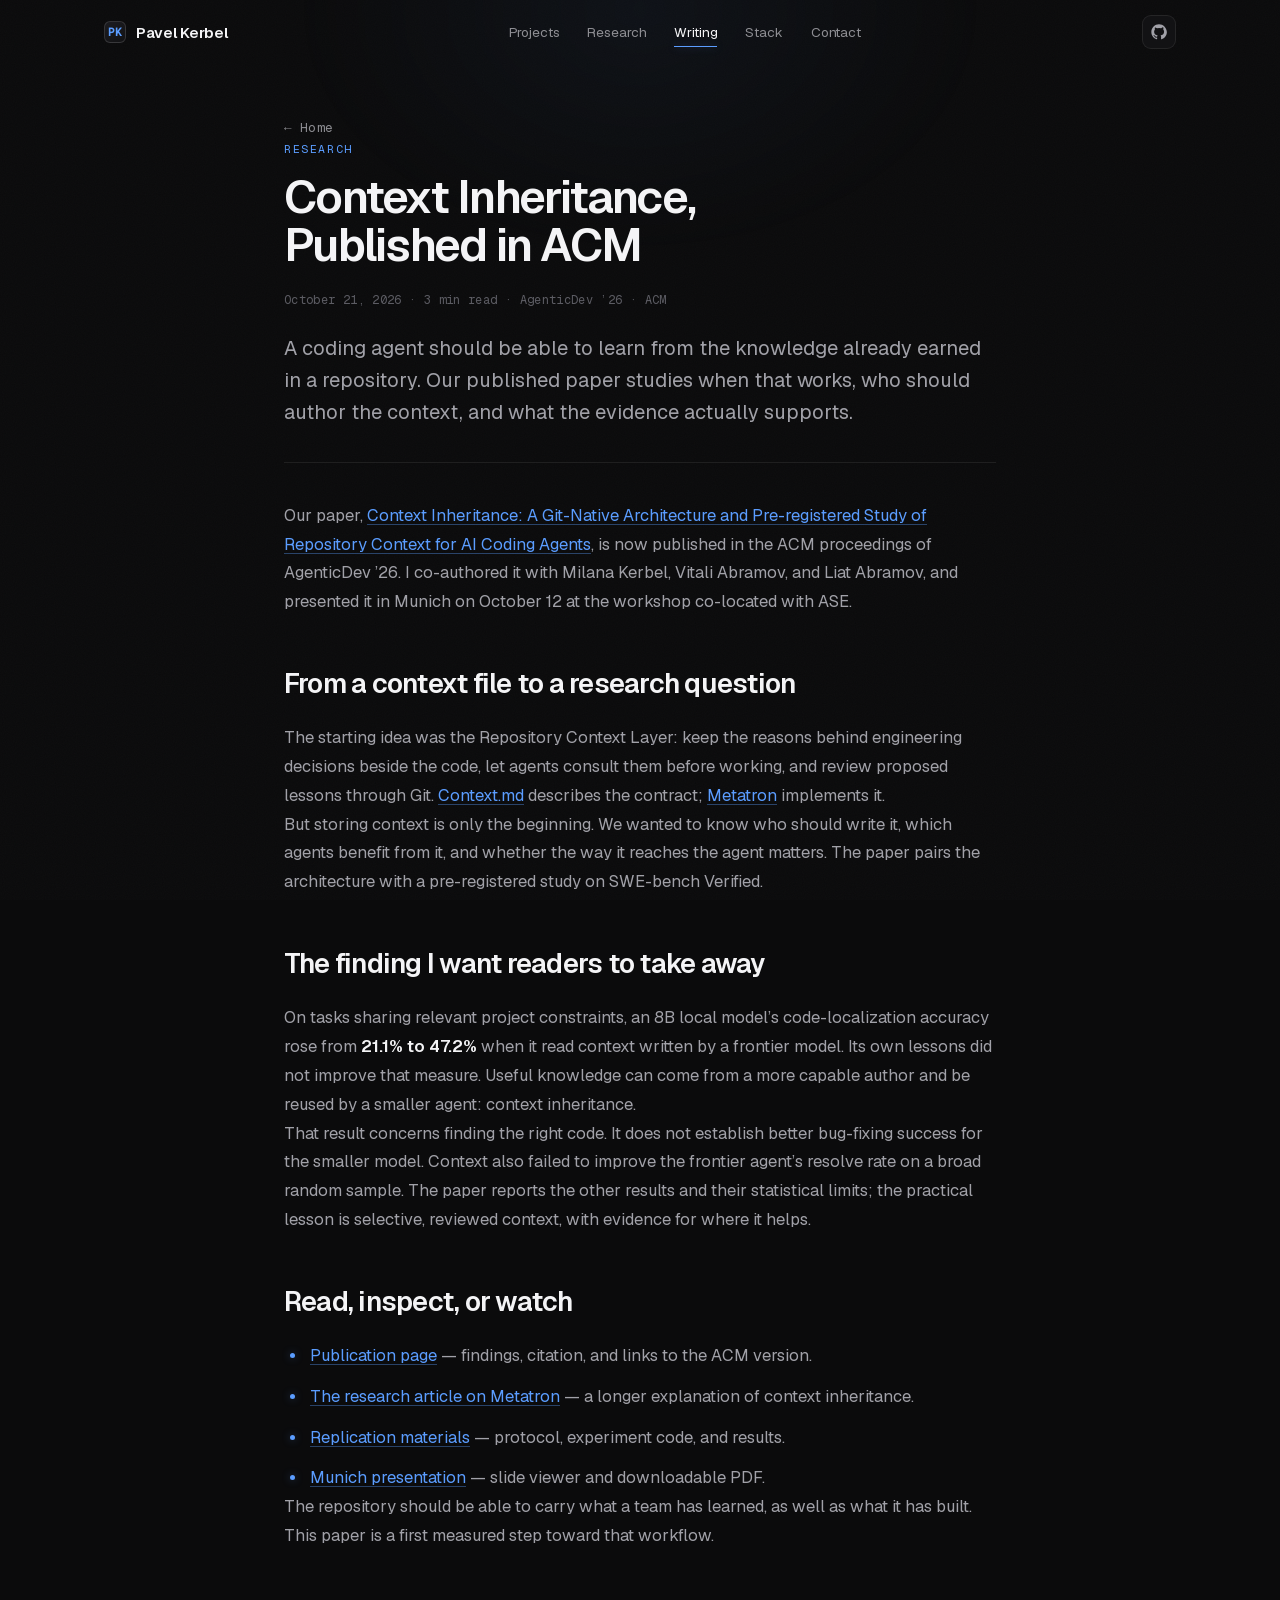
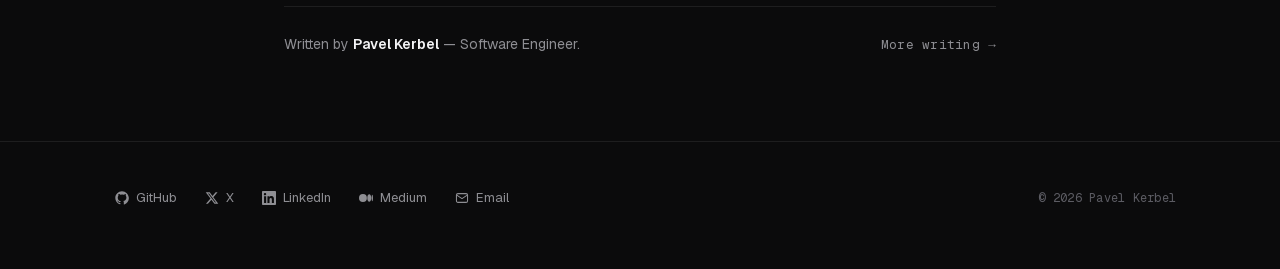
<file: blog/context-inheritance-acm/index.html>
<!DOCTYPE html>
<html lang="en">
<head>
<meta charset="UTF-8">
  <!-- Google tag (gtag.js) -->
  <script async src="https://www.googletagmanager.com/gtag/js?id=G-NZ51RTLZ8E">
</script>
  <script>
    window.dataLayer = window.dataLayer || [];
    function gtag(){dataLayer.push(arguments);}
    gtag('js', new Date());

    gtag('config', 'G-NZ51RTLZ8E');
  </script>
<meta name="viewport" content="width=device-width, initial-scale=1.0">
<title>Context Inheritance, Published in ACM — Pavel Kerbel</title>
<meta name="description" content="Our AgenticDev ’26 paper, the Munich presentation, and what the study says about helping coding agents inherit repository knowledge.">
<meta name="author" content="Pavel Kerbel">
<link rel="canonical" href="https://pavelkerbel.com/blog/context-inheritance-acm/">
<meta property="og:title" content="Context Inheritance, Published in ACM">
<meta property="og:description" content="Our AgenticDev ’26 paper, the Munich presentation, and what the study says about helping coding agents inherit repository knowledge.">
<meta property="og:type" content="article">
<meta property="og:url" content="https://pavelkerbel.com/blog/context-inheritance-acm/">
<meta property="og:site_name" content="Pavel Kerbel">
<meta property="og:image" content="https://pavelkerbel.com/assets/og/home.png">
<meta property="article:published_time" content="2026-10-21T09:00:00+00:00">
<meta property="article:modified_time" content="2026-10-21T09:00:00+00:00">
<meta name="twitter:card" content="summary_large_image">
<meta name="twitter:site" content="@kerbelp">
<meta name="twitter:title" content="Context Inheritance, Published in ACM">
<meta name="twitter:description" content="Our AgenticDev ’26 paper, the Munich presentation, and what the study says about helping coding agents inherit repository knowledge.">
<meta name="twitter:image" content="https://pavelkerbel.com/assets/og/home.png">
<link rel="stylesheet" href="../../style.css">
<link rel="stylesheet" href="../../blog.css">
<link rel="icon" href="../../favicon.svg" type="image/svg+xml">
<meta name="theme-color" content="#0B0B0C">
<script type="application/ld+json">{
  "@context": "https://schema.org",
  "@type": "BlogPosting",
  "headline": "Context Inheritance, Published in ACM",
  "description": "Our AgenticDev ’26 paper, the Munich presentation, and what the study says about helping coding agents inherit repository knowledge.",
  "url": "https://pavelkerbel.com/blog/context-inheritance-acm/",
  "mainEntityOfPage": "https://pavelkerbel.com/blog/context-inheritance-acm/",
  "datePublished": "2026-10-21",
  "dateModified": "2026-10-21",
  "inLanguage": "en-US",
  "author": {
    "@type": "Person",
    "name": "Pavel Kerbel",
    "url": "https://pavelkerbel.com/"
  }
}</script>
</head>
<body>
  <div class="grain">
</div>

  <!-- Header -->
  <header class="hdr" id="header">
    <div class="wrap hdr-in">
      <a class="brand" href="../../">
        <span class="mark">PK</span>
        Pavel Kerbel
      </a>
      <nav class="nav">
        <a href="../../#projects" class="nav-link">Projects</a>
        <a href="../../#research" class="nav-link">Research</a>
        <a href="../" class="nav-link active">Writing</a>
        <a href="../../#stack" class="nav-link">Stack</a>
        <a href="../../#contact" class="nav-link">Contact</a>
      </nav>
      <div class="hdr-right">
        <a class="icon-btn" href="https://github.com/kerbelp" target="_blank" rel="noreferrer" aria-label="GitHub">
          <svg viewBox="0 0 24 24" fill="currentColor">
<path d="M12 .5C5.7.5.5 5.7.5 12c0 5.1 3.3 9.4 7.9 10.9.6.1.8-.2.8-.5v-2c-3.2.7-3.9-1.4-3.9-1.4-.5-1.3-1.3-1.7-1.3-1.7-1.1-.7.1-.7.1-.7 1.2.1 1.8 1.2 1.8 1.2 1 1.8 2.7 1.3 3.4 1 .1-.8.4-1.3.7-1.6-2.6-.3-5.3-1.3-5.3-5.8 0-1.3.5-2.3 1.2-3.1-.1-.3-.5-1.5.1-3.1 0 0 1-.3 3.3 1.2a11.5 11.5 0 0 1 6 0C17.3 4.6 18.3 5 18.3 5c.6 1.6.2 2.8.1 3.1.8.8 1.2 1.8 1.2 3.1 0 4.5-2.7 5.5-5.3 5.8.4.4.8 1.1.8 2.2v3.3c0 .3.2.6.8.5 4.6-1.5 7.9-5.8 7.9-10.9C23.5 5.7 18.3.5 12 .5Z"/>
</svg>
        </a>
      </div>
    </div>
  </header>

<main>
<article class="article" data-tags="research,context-inheritance,ai-agents">
<div class="read">
<a class="backlink" href="../../">← Home</a>
<header class="article-head">
<span class="article-tag">Research</span>
<h1>Context Inheritance, Published in ACM</h1>
<div class="article-meta">October 21, 2026 · 3 min read · AgenticDev ’26 · ACM</div>
<p class="article-lede">A coding agent should be able to learn from the knowledge already earned in a repository. Our published paper studies when that works, who should author the context, and what the evidence actually supports.</p>
</header>
<div class="prose">
<p>Our paper, <a href="../../papers/context-inheritance/">Context Inheritance: A Git-Native Architecture and Pre-registered Study of Repository Context for AI Coding Agents</a>, is now published in the ACM proceedings of AgenticDev ’26. I co-authored it with Milana Kerbel, Vitali Abramov, and Liat Abramov, and presented it in Munich on October 12 at the workshop co-located with ASE.</p>
<h2>From a context file to a research question</h2>
<p>The starting idea was the Repository Context Layer: keep the reasons behind engineering decisions beside the code, let agents consult them before working, and review proposed lessons through Git. <a href="https://github.com/getmetatron/context-md">Context.md</a> describes the contract; <a href="https://getmetatron.com/">Metatron</a> implements it.</p>
<p>But storing context is only the beginning. We wanted to know who should write it, which agents benefit from it, and whether the way it reaches the agent matters. The paper pairs the architecture with a pre-registered study on SWE-bench Verified.</p>
<h2>The finding I want readers to take away</h2>
<p>On tasks sharing relevant project constraints, an 8B local model’s code-localization accuracy rose from <strong>21.1% to 47.2%</strong> when it read context written by a frontier model. Its own lessons did not improve that measure. Useful knowledge can come from a more capable author and be reused by a smaller agent: context inheritance.</p>
<p>That result concerns finding the right code. It does not establish better bug-fixing success for the smaller model. Context also failed to improve the frontier agent’s resolve rate on a broad random sample. The paper reports the other results and their statistical limits; the practical lesson is selective, reviewed context, with evidence for where it helps.</p>
<h2>Read, inspect, or watch</h2>
<ul>
<li>
<a href="../../papers/context-inheritance/">Publication page</a> — findings, citation, and links to the ACM version.</li>
<li>
<a href="https://getmetatron.com/blog/context-inheritance/">The research article on Metatron</a> — a longer explanation of context inheritance.</li>
<li>
<a href="https://github.com/getmetatron/context-md/tree/main/experiment">Replication materials</a> — protocol, experiment code, and results.</li>
<li>
<a href="https://getmetatron.com/talks/context-inheritance/">Munich presentation</a> — slide viewer and downloadable PDF.</li>
</ul>
<p>The repository should be able to carry what a team has learned, as well as what it has built. This paper is a first measured step toward that workflow.</p>
</div>
<div class="article-foot">
<span class="sig">Written by <b>Pavel Kerbel</b> — Software Engineer.</span>
<a class="backlink" href="../../blog/">More writing →</a>
</div>
</div>
</article>
</main>  <!-- Footer -->
  <footer class="footer">
    <div class="wrap footer-in">
      <div class="footer-links">
        <a href="https://github.com/kerbelp" target="_blank" rel="noreferrer">
<svg viewBox="0 0 24 24" fill="currentColor">
<path d="M12 .5C5.7.5.5 5.7.5 12c0 5.1 3.3 9.4 7.9 10.9.6.1.8-.2.8-.5v-2c-3.2.7-3.9-1.4-3.9-1.4-.5-1.3-1.3-1.7-1.3-1.7-1.1-.7.1-.7.1-.7 1.2.1 1.8 1.2 1.8 1.2 1 1.8 2.7 1.3 3.4 1 .1-.8.4-1.3.7-1.6-2.6-.3-5.3-1.3-5.3-5.8 0-1.3.5-2.3 1.2-3.1-.1-.3-.5-1.5.1-3.1 0 0 1-.3 3.3 1.2a11.5 11.5 0 0 1 6 0C17.3 4.6 18.3 5 18.3 5c.6 1.6.2 2.8.1 3.1.8.8 1.2 1.8 1.2 3.1 0 4.5-2.7 5.5-5.3 5.8.4.4.8 1.1.8 2.2v3.3c0 .3.2.6.8.5 4.6-1.5 7.9-5.8 7.9-10.9C23.5 5.7 18.3.5 12 .5Z"/>
</svg> GitHub</a>
        <a href="https://x.com/kerbelp" target="_blank" rel="noreferrer">
<svg viewBox="0 0 24 24" fill="currentColor">
<path d="M18.244 2.25h3.308l-7.227 8.26 8.502 11.24H16.17l-5.214-6.817L4.99 21.75H1.68l7.73-8.835L1.254 2.25H8.08l4.713 6.231zm-1.161 17.52h1.833L7.084 4.126H5.117z"/>
</svg> X</a>
        <a href="https://www.linkedin.com/in/kerbelp/" target="_blank" rel="noreferrer">
<svg viewBox="0 0 24 24" fill="currentColor">
<path d="M20.45 20.45h-3.56v-5.57c0-1.33-.02-3.04-1.85-3.04-1.85 0-2.14 1.45-2.14 2.94v5.67H9.35V9h3.41v1.56h.05c.48-.9 1.64-1.85 3.37-1.85 3.6 0 4.27 2.37 4.27 5.46v6.28ZM5.34 7.43a2.07 2.07 0 1 1 0-4.13 2.07 2.07 0 0 1 0 4.13ZM7.12 20.45H3.55V9h3.57v11.45ZM22.22 0H1.77C.79 0 0 .77 0 1.73v20.54C0 23.22.79 24 1.77 24h20.45c.98 0 1.78-.78 1.78-1.73V1.73C24 .77 23.2 0 22.22 0Z"/>
</svg> LinkedIn</a>
        <a href="https://medium.com/@kerbelp" target="_blank" rel="noreferrer">
<svg viewBox="0 0 24 24" fill="currentColor">
<path d="M13.54 12a6.8 6.8 0 0 1-6.77 6.82A6.8 6.8 0 0 1 0 12a6.8 6.8 0 0 1 6.77-6.82A6.8 6.8 0 0 1 13.54 12zM20.96 12c0 3.54-1.51 6.42-3.38 6.42-1.87 0-3.39-2.88-3.39-6.42s1.52-6.42 3.39-6.42 3.38 2.88 3.38 6.42M24 12c0 3.17-.53 5.75-1.19 5.75-.66 0-1.19-2.58-1.19-5.75s.53-5.75 1.19-5.75S24 8.83 24 12z"/>
</svg> Medium</a>
        <a href="mailto:hello@pavelkerbel.com">
<svg viewBox="0 0 24 24" fill="none" stroke="currentColor" stroke-width="1.8" stroke-linecap="round" stroke-linejoin="round">
<rect x="2.5" y="4.5" width="19" height="15" rx="2.5"/>
<path d="m3 7 9 6 9-6"/>
</svg> Email</a>
      </div>
      <span class="copyright">© 2026 Pavel Kerbel</span>
    </div>
  </footer>

  <script>
    document.documentElement.classList.add('ready');
    var hdr = document.getElementById('header');
    var onScroll = function () { hdr.classList.toggle('scrolled', window.scrollY > 8); };
    onScroll();
    window.addEventListener('scroll', onScroll, { passive: true });
  </script>
</body>
</html>
</file>
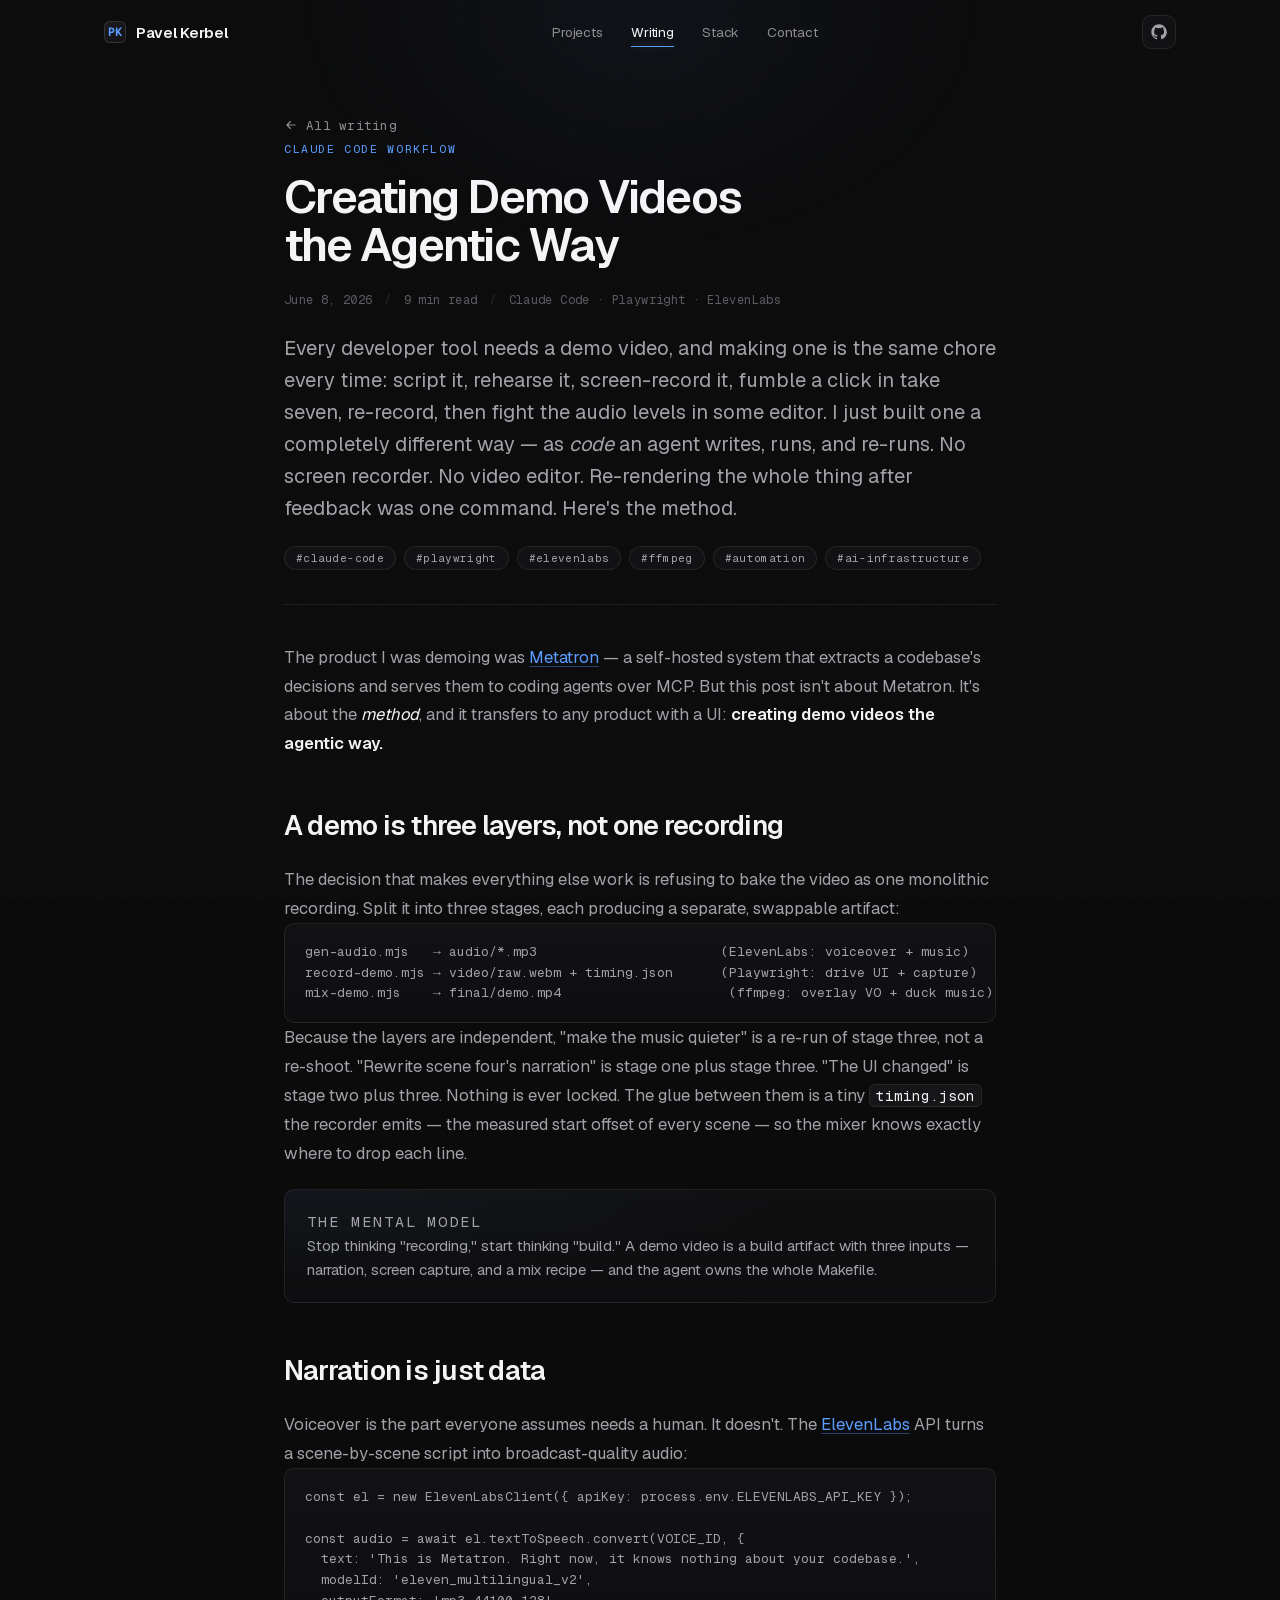
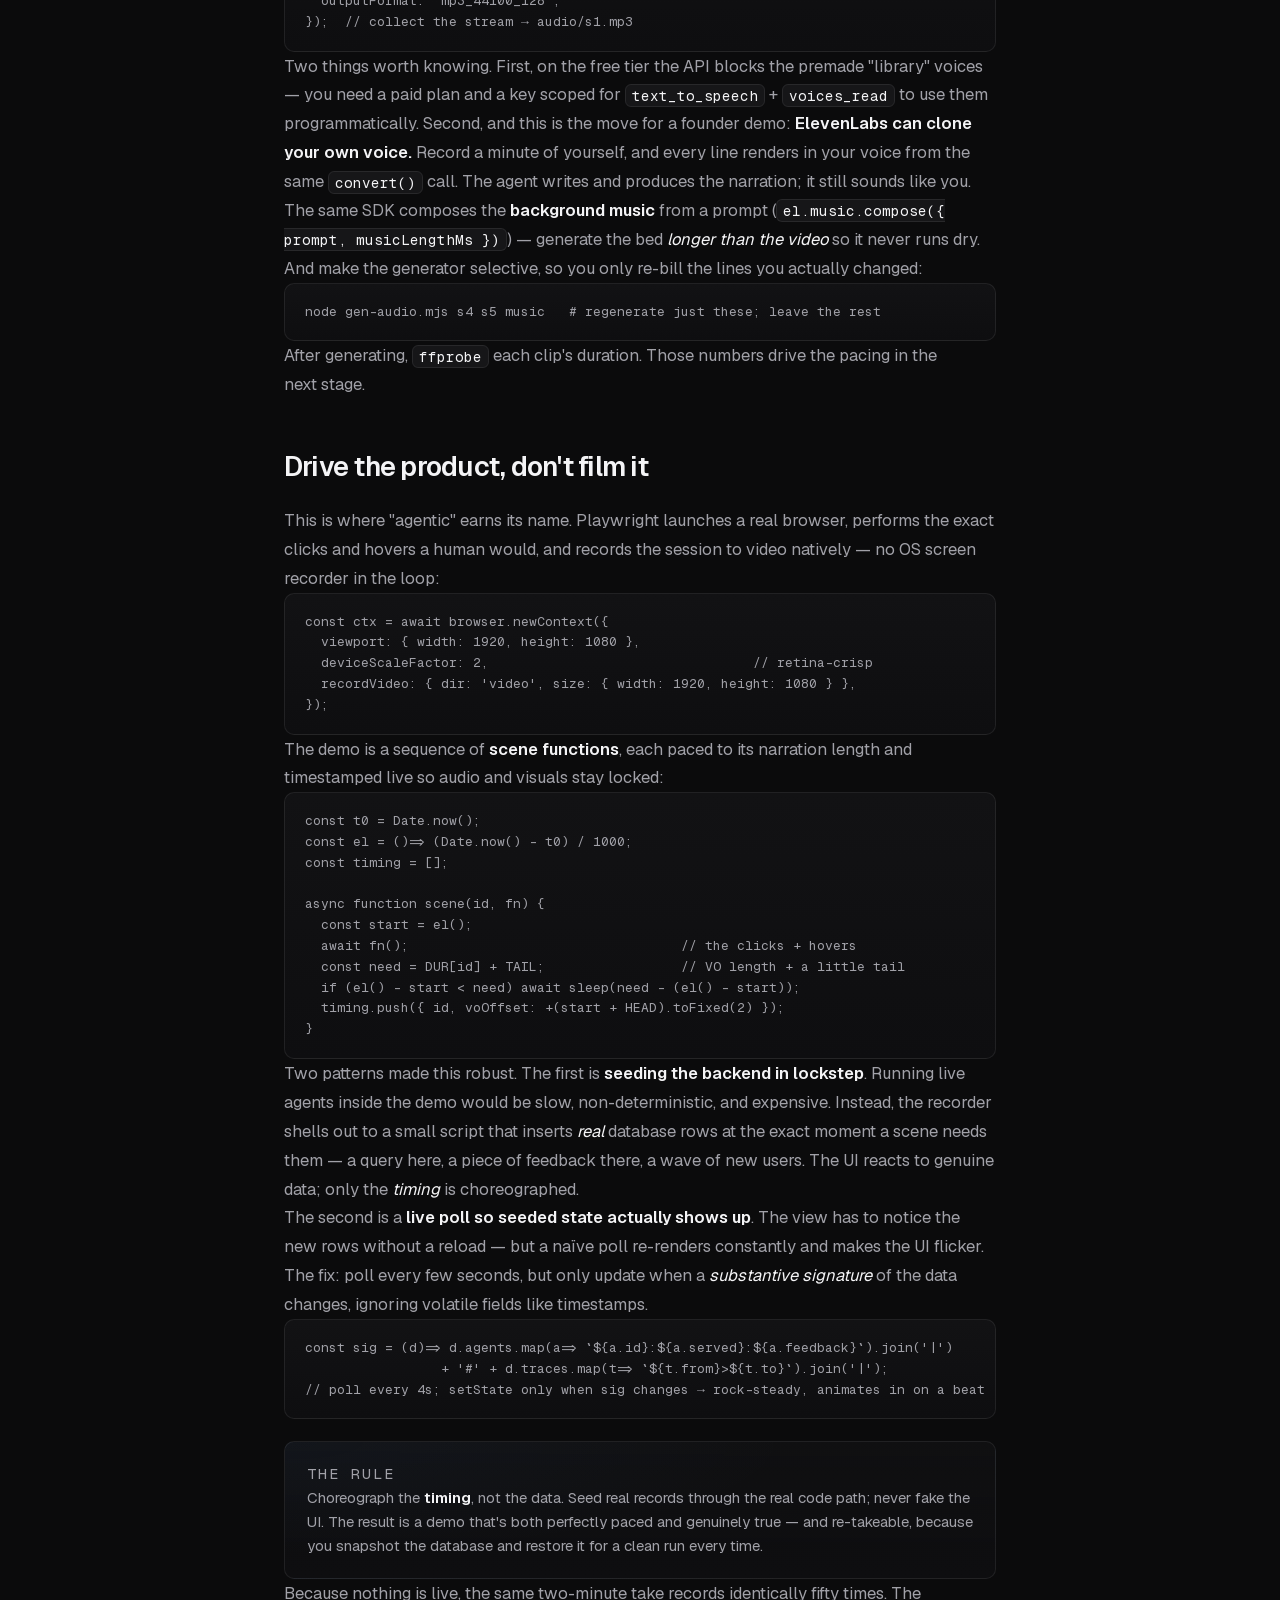
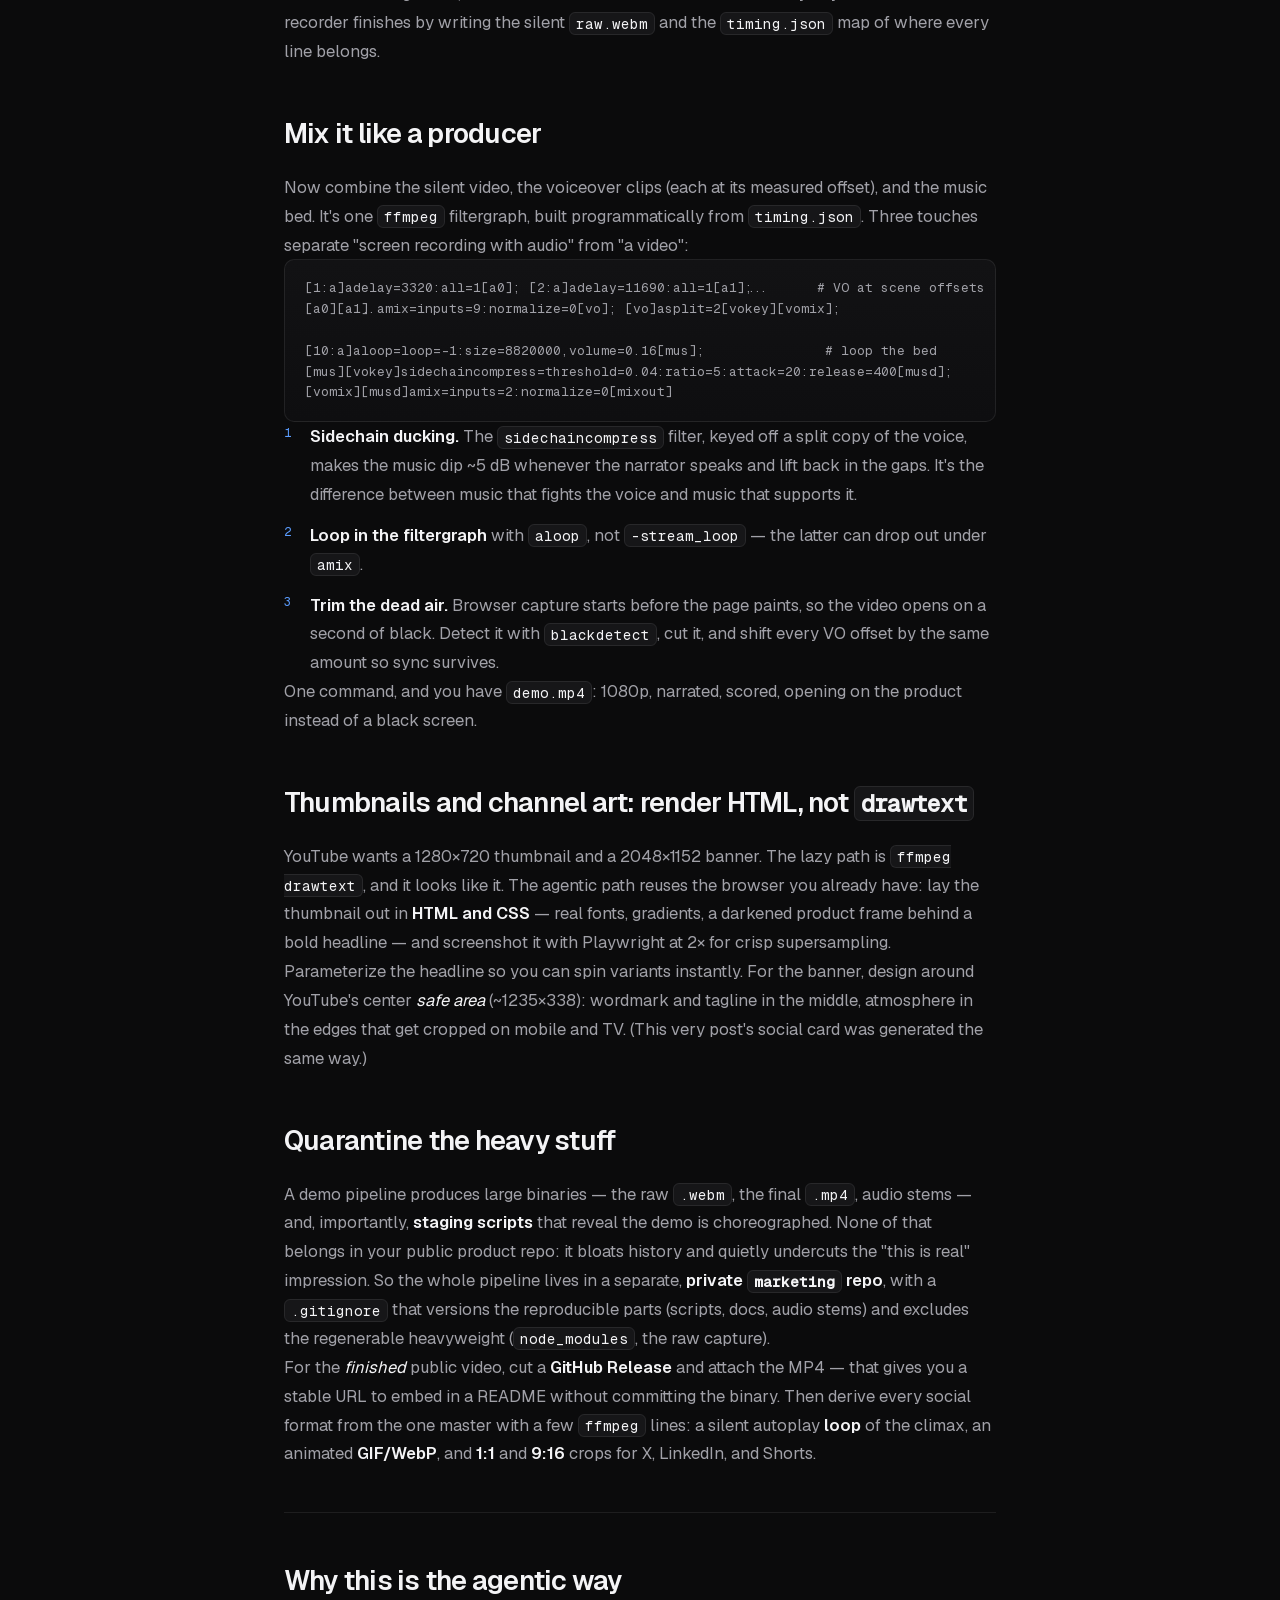
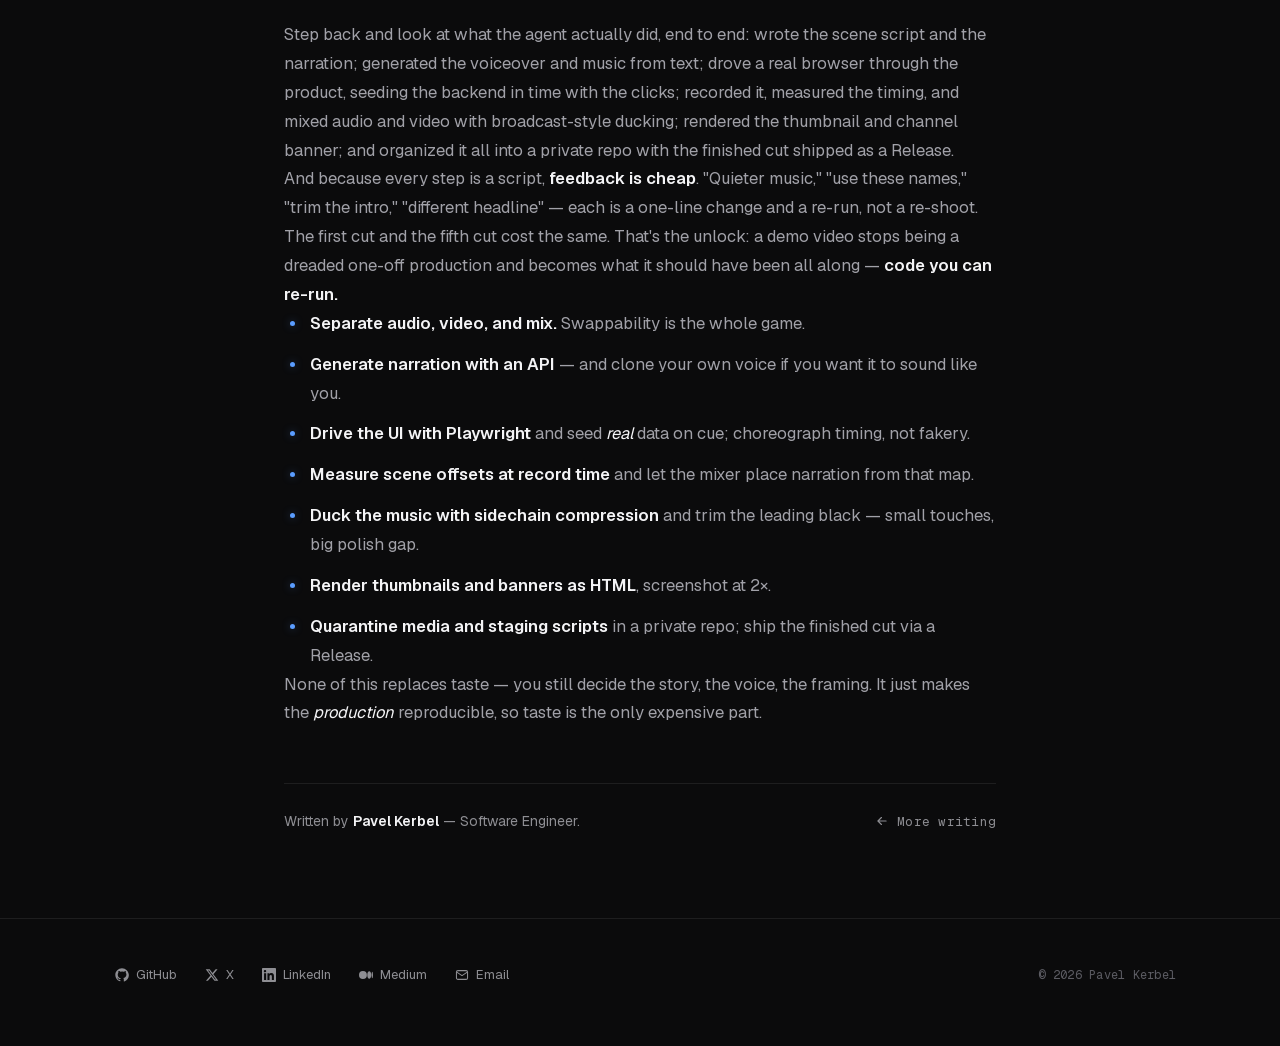
<file: blog/creating-demo-videos-the-agentic-way/index.html>
<!DOCTYPE html>
<html lang="en">
<head>
  <meta charset="UTF-8">
  <!-- Google tag (gtag.js) -->
  <script async src="https://www.googletagmanager.com/gtag/js?id=G-NZ51RTLZ8E"></script>
  <script>
    window.dataLayer = window.dataLayer || [];
    function gtag(){dataLayer.push(arguments);}
    gtag('js', new Date());

    gtag('config', 'G-NZ51RTLZ8E');
  </script>
  <meta name="viewport" content="width=device-width, initial-scale=1.0">
  <title>Creating Demo Videos the Agentic Way — Pavel Kerbel</title>

  <!-- SEO -->
  <meta name="description" content="How to produce a fully narrated, music-scored product demo as a reproducible pipeline an agent runs end to end: ElevenLabs voiceover, Playwright screen capture seeded with real data, ffmpeg mixing with sidechain ducking, and an auto-generated YouTube thumbnail — no screen recorder, no video editor.">
  <meta name="keywords" content="demo video automation, Claude Code, Playwright video recording, ElevenLabs API, ElevenLabs voice cloning, ffmpeg sidechain compression, YouTube thumbnail generator, agentic workflow, recordVideo, MCP demo">
  <link rel="canonical" href="https://pavelkerbel.com/blog/creating-demo-videos-the-agentic-way/">
  <meta property="og:title" content="Creating Demo Videos the Agentic Way">
  <meta property="og:description" content="A product demo built as code: ElevenLabs narration, Playwright screen capture seeded with real data, ffmpeg mixing, and a generated thumbnail — driven end to end by an agent.">
  <meta property="og:type" content="article">
  <meta property="og:url" content="https://pavelkerbel.com/blog/creating-demo-videos-the-agentic-way/">
  <meta name="author" content="Pavel Kerbel">

  <!-- Icons & theme -->
  <link rel="icon" href="../../favicon.svg" type="image/svg+xml">
  <link rel="icon" href="../../favicon-32x32.png" sizes="32x32" type="image/png">
  <link rel="apple-touch-icon" href="../../apple-touch-icon.png">
  <meta name="theme-color" content="#0B0B0C">

  <!-- Open Graph image + site -->
  <meta property="og:site_name" content="Pavel Kerbel">
  <meta property="og:locale" content="en_US">
  <meta property="og:image" content="https://pavelkerbel.com/assets/og/creating-demo-videos-the-agentic-way.png">
  <meta property="og:image:secure_url" content="https://pavelkerbel.com/assets/og/creating-demo-videos-the-agentic-way.png">
  <meta property="og:image:type" content="image/png">
  <meta property="og:image:width" content="1200">
  <meta property="og:image:height" content="630">
  <meta property="og:image:alt" content="Creating Demo Videos the Agentic Way">
  <meta property="article:published_time" content="2026-06-08T09:00:00+00:00">
  <meta property="article:modified_time" content="2026-06-08T09:00:00+00:00">
  <meta property="article:author" content="Pavel Kerbel">
  <meta property="article:section" content="Claude Code Workflow">
  <meta property="article:tag" content="claude-code">
  <meta property="article:tag" content="playwright">
  <meta property="article:tag" content="elevenlabs">
  <meta property="article:tag" content="ffmpeg">
  <meta property="article:tag" content="automation">

  <!-- Twitter card -->
  <meta name="twitter:card" content="summary_large_image">
  <meta name="twitter:site" content="@kerbelp">
  <meta name="twitter:creator" content="@kerbelp">
  <meta name="twitter:title" content="Creating Demo Videos the Agentic Way">
  <meta name="twitter:description" content="A product demo built as code: ElevenLabs narration, Playwright screen capture seeded with real data, ffmpeg mixing, and a generated thumbnail — driven end to end by an agent.">
  <meta name="twitter:image" content="https://pavelkerbel.com/assets/og/creating-demo-videos-the-agentic-way.png">
  <meta name="twitter:image:alt" content="Creating Demo Videos the Agentic Way">

  <!-- Structured data -->
  <script type="application/ld+json">
{
  "@context": "https://schema.org",
  "@type": "BlogPosting",
  "headline": "Creating Demo Videos the Agentic Way",
  "description": "How to produce a fully narrated, music-scored product demo as a reproducible pipeline an agent runs end to end: ElevenLabs voiceover, Playwright screen capture seeded with real data, ffmpeg mixing with sidechain ducking, and an auto-generated YouTube thumbnail.",
  "image": "https://pavelkerbel.com/assets/og/creating-demo-videos-the-agentic-way.png",
  "datePublished": "2026-06-08T09:00:00+00:00",
  "dateModified": "2026-06-08T09:00:00+00:00",
  "author": {
    "@type": "Person",
    "name": "Pavel Kerbel",
    "url": "https://pavelkerbel.com/",
    "sameAs": [
      "https://github.com/kerbelp",
      "https://www.linkedin.com/in/kerbelp/"
    ]
  },
  "publisher": {
    "@type": "Person",
    "name": "Pavel Kerbel",
    "url": "https://pavelkerbel.com/"
  },
  "mainEntityOfPage": {
    "@type": "WebPage",
    "@id": "https://pavelkerbel.com/blog/creating-demo-videos-the-agentic-way/"
  },
  "url": "https://pavelkerbel.com/blog/creating-demo-videos-the-agentic-way/",
  "articleSection": "Claude Code Workflow",
  "keywords": "claude-code, playwright, elevenlabs, ffmpeg, automation, ai-infrastructure",
  "inLanguage": "en-US"
}
  </script>
  <script type="application/ld+json">
{
  "@context": "https://schema.org",
  "@type": "BreadcrumbList",
  "itemListElement": [
    {
      "@type": "ListItem",
      "position": 1,
      "name": "Home",
      "item": "https://pavelkerbel.com/"
    },
    {
      "@type": "ListItem",
      "position": 2,
      "name": "Writing",
      "item": "https://pavelkerbel.com/blog/"
    },
    {
      "@type": "ListItem",
      "position": 3,
      "name": "Creating Demo Videos the Agentic Way",
      "item": "https://pavelkerbel.com/blog/creating-demo-videos-the-agentic-way/"
    }
  ]
}
  </script>

  <link rel="stylesheet" href="../../style.css">
  <link rel="stylesheet" href="../../blog.css">
</head>
<body>
  <div class="grain"></div>

  <!-- Header -->
  <header class="hdr" id="header">
    <div class="wrap hdr-in">
      <a class="brand" href="../../">
        <span class="mark">PK</span>
        Pavel Kerbel
      </a>
      <nav class="nav">
        <a href="../../#projects" class="nav-link">Projects</a>
        <a href="../" class="nav-link active">Writing</a>
        <a href="../../#stack" class="nav-link">Stack</a>
        <a href="../../#contact" class="nav-link">Contact</a>
      </nav>
      <div class="hdr-right">
        <a class="icon-btn" href="https://github.com/kerbelp" target="_blank" rel="noreferrer" aria-label="GitHub">
          <svg viewBox="0 0 24 24" fill="currentColor"><path d="M12 .5C5.7.5.5 5.7.5 12c0 5.1 3.3 9.4 7.9 10.9.6.1.8-.2.8-.5v-2c-3.2.7-3.9-1.4-3.9-1.4-.5-1.3-1.3-1.7-1.3-1.7-1.1-.7.1-.7.1-.7 1.2.1 1.8 1.2 1.8 1.2 1 1.8 2.7 1.3 3.4 1 .1-.8.4-1.3.7-1.6-2.6-.3-5.3-1.3-5.3-5.8 0-1.3.5-2.3 1.2-3.1-.1-.3-.5-1.5.1-3.1 0 0 1-.3 3.3 1.2a11.5 11.5 0 0 1 6 0C17.3 4.6 18.3 5 18.3 5c.6 1.6.2 2.8.1 3.1.8.8 1.2 1.8 1.2 3.1 0 4.5-2.7 5.5-5.3 5.8.4.4.8 1.1.8 2.2v3.3c0 .3.2.6.8.5 4.6-1.5 7.9-5.8 7.9-10.9C23.5 5.7 18.3.5 12 .5Z"/></svg>
        </a>
      </div>
    </div>
  </header>

  <main>
    <article class="article" data-tags="claude-code,playwright,elevenlabs,ffmpeg,automation,ai-infrastructure">
      <div class="read">
        <a class="backlink" href="../">
          <svg viewBox="0 0 24 24" fill="none" stroke="currentColor" stroke-width="2" stroke-linecap="round" stroke-linejoin="round"><path d="M19 12H5M11 18l-6-6 6-6"/></svg>
          All writing
        </a>

        <header class="article-head">
          <span class="article-tag">Claude Code Workflow</span>
          <h1>Creating Demo Videos the Agentic Way</h1>
          <div class="article-meta">
            <span>June 8, 2026</span>
            <span class="sep">/</span>
            <span>9 min read</span>
            <span class="sep">/</span>
            <span>Claude Code · Playwright · ElevenLabs</span>
          </div>
          <p class="article-lede">
            Every developer tool needs a demo video, and making one is the same chore every time: script it, rehearse it, screen-record it, fumble a click in take seven, re-record, then fight the audio levels in some editor. I just built one a completely different way — as <em>code</em> an agent writes, runs, and re-runs. No screen recorder. No video editor. Re-rendering the whole thing after feedback was one command. Here's the method.
          </p>
          <div class="tags">
            <a class="tag-chip" href="../?tag=claude-code">#claude-code</a>
            <a class="tag-chip" href="../?tag=playwright">#playwright</a>
            <a class="tag-chip" href="../?tag=elevenlabs">#elevenlabs</a>
            <a class="tag-chip" href="../?tag=ffmpeg">#ffmpeg</a>
            <a class="tag-chip" href="../?tag=automation">#automation</a>
            <a class="tag-chip" href="../?tag=ai-infrastructure">#ai-infrastructure</a>
          </div>
        </header>

        <div class="prose">
          <p>
            The product I was demoing was <a href="https://github.com/kerbelp/metatron" target="_blank" rel="noreferrer">Metatron</a> — a self-hosted system that extracts a codebase's decisions and serves them to coding agents over MCP. But this post isn't about Metatron. It's about the <em>method</em>, and it transfers to any product with a UI: <strong>creating demo videos the agentic way.</strong>
          </p>

          <h2>A demo is three layers, not one recording</h2>
          <p>
            The decision that makes everything else work is refusing to bake the video as one monolithic recording. Split it into three stages, each producing a separate, swappable artifact:
          </p>
          <pre><code>gen-audio.mjs   → audio/*.mp3                       (ElevenLabs: voiceover + music)
record-demo.mjs → video/raw.webm + timing.json      (Playwright: drive UI + capture)
mix-demo.mjs    → final/demo.mp4                     (ffmpeg: overlay VO + duck music)</code></pre>
          <p>
            Because the layers are independent, "make the music quieter" is a re-run of stage three, not a re-shoot. "Rewrite scene four's narration" is stage one plus stage three. "The UI changed" is stage two plus three. Nothing is ever locked. The glue between them is a tiny <code>timing.json</code> the recorder emits — the measured start offset of every scene — so the mixer knows exactly where to drop each line.
          </p>
          <div class="callout">
            <p class="callout-label">The mental model</p>
            <p>Stop thinking "recording," start thinking "build." A demo video is a build artifact with three inputs — narration, screen capture, and a mix recipe — and the agent owns the whole Makefile.</p>
          </div>

          <h2>Narration is just data</h2>
          <p>
            Voiceover is the part everyone assumes needs a human. It doesn't. The <a href="https://elevenlabs.io" target="_blank" rel="noreferrer">ElevenLabs</a> API turns a scene-by-scene script into broadcast-quality audio:
          </p>
          <pre><code>const el = new ElevenLabsClient({ apiKey: process.env.ELEVENLABS_API_KEY });

const audio = await el.textToSpeech.convert(VOICE_ID, {
  text: 'This is Metatron. Right now, it knows nothing about your codebase.',
  modelId: 'eleven_multilingual_v2',
  outputFormat: 'mp3_44100_128',
});  // collect the stream → audio/s1.mp3</code></pre>
          <p>
            Two things worth knowing. First, on the free tier the API blocks the premade "library" voices — you need a paid plan and a key scoped for <code>text_to_speech</code> + <code>voices_read</code> to use them programmatically. Second, and this is the move for a founder demo: <strong>ElevenLabs can clone your own voice.</strong> Record a minute of yourself, and every line renders in your voice from the same <code>convert()</code> call. The agent writes and produces the narration; it still sounds like you.
          </p>
          <p>
            The same SDK composes the <strong>background music</strong> from a prompt (<code>el.music.compose({ prompt, musicLengthMs })</code>) — generate the bed <em>longer than the video</em> so it never runs dry. And make the generator selective, so you only re-bill the lines you actually changed:
          </p>
          <pre><code>node gen-audio.mjs s4 s5 music   # regenerate just these; leave the rest</code></pre>
          <p>
            After generating, <code>ffprobe</code> each clip's duration. Those numbers drive the pacing in the next stage.
          </p>

          <h2>Drive the product, don't film it</h2>
          <p>
            This is where "agentic" earns its name. Playwright launches a real browser, performs the exact clicks and hovers a human would, and records the session to video natively — no OS screen recorder in the loop:
          </p>
          <pre><code>const ctx = await browser.newContext({
  viewport: { width: 1920, height: 1080 },
  deviceScaleFactor: 2,                                 // retina-crisp
  recordVideo: { dir: 'video', size: { width: 1920, height: 1080 } },
});</code></pre>
          <p>
            The demo is a sequence of <strong>scene functions</strong>, each paced to its narration length and timestamped live so audio and visuals stay locked:
          </p>
          <pre><code>const t0 = Date.now();
const el = () =&gt; (Date.now() - t0) / 1000;
const timing = [];

async function scene(id, fn) {
  const start = el();
  await fn();                                  // the clicks + hovers
  const need = DUR[id] + TAIL;                 // VO length + a little tail
  if (el() - start &lt; need) await sleep(need - (el() - start));
  timing.push({ id, voOffset: +(start + HEAD).toFixed(2) });
}</code></pre>
          <p>
            Two patterns made this robust. The first is <strong>seeding the backend in lockstep</strong>. Running live agents inside the demo would be slow, non-deterministic, and expensive. Instead, the recorder shells out to a small script that inserts <em>real</em> database rows at the exact moment a scene needs them — a query here, a piece of feedback there, a wave of new users. The UI reacts to genuine data; only the <em>timing</em> is choreographed.
          </p>
          <p>
            The second is a <strong>live poll so seeded state actually shows up</strong>. The view has to notice the new rows without a reload — but a naïve poll re-renders constantly and makes the UI flicker. The fix: poll every few seconds, but only update when a <em>substantive signature</em> of the data changes, ignoring volatile fields like timestamps.
          </p>
          <pre><code>const sig = (d) =&gt; d.agents.map(a =&gt; `${a.id}:${a.served}:${a.feedback}`).join('|')
                 + '#' + d.traces.map(t =&gt; `${t.from}&gt;${t.to}`).join('|');
// poll every 4s; setState only when sig changes → rock-steady, animates in on a beat</code></pre>
          <div class="callout">
            <p class="callout-label">The rule</p>
            <p>Choreograph the <strong>timing</strong>, not the data. Seed real records through the real code path; never fake the UI. The result is a demo that's both perfectly paced and genuinely true — and re-takeable, because you snapshot the database and restore it for a clean run every time.</p>
          </div>
          <p>
            Because nothing is live, the same two-minute take records identically fifty times. The recorder finishes by writing the silent <code>raw.webm</code> and the <code>timing.json</code> map of where every line belongs.
          </p>

          <h2>Mix it like a producer</h2>
          <p>
            Now combine the silent video, the voiceover clips (each at its measured offset), and the music bed. It's one <code>ffmpeg</code> filtergraph, built programmatically from <code>timing.json</code>. Three touches separate "screen recording with audio" from "a video":
          </p>
          <pre><code>[1:a]adelay=3320:all=1[a0]; [2:a]adelay=11690:all=1[a1]; ...      # VO at scene offsets
[a0][a1]...amix=inputs=9:normalize=0[vo]; [vo]asplit=2[vokey][vomix];

[10:a]aloop=loop=-1:size=8820000,volume=0.16[mus];               # loop the bed
[mus][vokey]sidechaincompress=threshold=0.04:ratio=5:attack=20:release=400[musd];
[vomix][musd]amix=inputs=2:normalize=0[mixout]</code></pre>
          <ol>
            <li><strong>Sidechain ducking.</strong> The <code>sidechaincompress</code> filter, keyed off a split copy of the voice, makes the music dip ~5&nbsp;dB whenever the narrator speaks and lift back in the gaps. It's the difference between music that fights the voice and music that supports it.</li>
            <li><strong>Loop in the filtergraph</strong> with <code>aloop</code>, not <code>-stream_loop</code> — the latter can drop out under <code>amix</code>.</li>
            <li><strong>Trim the dead air.</strong> Browser capture starts before the page paints, so the video opens on a second of black. Detect it with <code>blackdetect</code>, cut it, and shift every VO offset by the same amount so sync survives.</li>
          </ol>
          <p>
            One command, and you have <code>demo.mp4</code>: 1080p, narrated, scored, opening on the product instead of a black screen.
          </p>

          <h2>Thumbnails and channel art: render HTML, not <code>drawtext</code></h2>
          <p>
            YouTube wants a 1280×720 thumbnail and a 2048×1152 banner. The lazy path is <code>ffmpeg drawtext</code>, and it looks like it. The agentic path reuses the browser you already have: lay the thumbnail out in <strong>HTML and CSS</strong> — real fonts, gradients, a darkened product frame behind a bold headline — and screenshot it with Playwright at 2× for crisp supersampling. Parameterize the headline so you can spin variants instantly. For the banner, design around YouTube's center <em>safe area</em> (~1235×338): wordmark and tagline in the middle, atmosphere in the edges that get cropped on mobile and TV. (This very post's social card was generated the same way.)
          </p>

          <h2>Quarantine the heavy stuff</h2>
          <p>
            A demo pipeline produces large binaries — the raw <code>.webm</code>, the final <code>.mp4</code>, audio stems — and, importantly, <strong>staging scripts</strong> that reveal the demo is choreographed. None of that belongs in your public product repo: it bloats history and quietly undercuts the "this is real" impression. So the whole pipeline lives in a separate, <strong>private <code>marketing</code> repo</strong>, with a <code>.gitignore</code> that versions the reproducible parts (scripts, docs, audio stems) and excludes the regenerable heavyweight (<code>node_modules</code>, the raw capture).
          </p>
          <p>
            For the <em>finished</em> public video, cut a <strong>GitHub Release</strong> and attach the MP4 — that gives you a stable URL to embed in a README without committing the binary. Then derive every social format from the one master with a few <code>ffmpeg</code> lines: a silent autoplay <strong>loop</strong> of the climax, an animated <strong>GIF/WebP</strong>, and <strong>1:1</strong> and <strong>9:16</strong> crops for X, LinkedIn, and Shorts.
          </p>

          <hr>

          <h2>Why this is the agentic way</h2>
          <p>
            Step back and look at what the agent actually did, end to end: wrote the scene script and the narration; generated the voiceover and music from text; drove a real browser through the product, seeding the backend in time with the clicks; recorded it, measured the timing, and mixed audio and video with broadcast-style ducking; rendered the thumbnail and channel banner; and organized it all into a private repo with the finished cut shipped as a Release.
          </p>
          <p>
            And because every step is a script, <strong>feedback is cheap</strong>. "Quieter music," "use these names," "trim the intro," "different headline" — each is a one-line change and a re-run, not a re-shoot. The first cut and the fifth cut cost the same. That's the unlock: a demo video stops being a dreaded one-off production and becomes what it should have been all along — <strong>code you can re-run.</strong>
          </p>
          <ul>
            <li><strong>Separate audio, video, and mix.</strong> Swappability is the whole game.</li>
            <li><strong>Generate narration with an API</strong> — and clone your own voice if you want it to sound like you.</li>
            <li><strong>Drive the UI with Playwright</strong> and seed <em>real</em> data on cue; choreograph timing, not fakery.</li>
            <li><strong>Measure scene offsets at record time</strong> and let the mixer place narration from that map.</li>
            <li><strong>Duck the music with sidechain compression</strong> and trim the leading black — small touches, big polish gap.</li>
            <li><strong>Render thumbnails and banners as HTML</strong>, screenshot at 2×.</li>
            <li><strong>Quarantine media and staging scripts</strong> in a private repo; ship the finished cut via a Release.</li>
          </ul>
          <p>
            None of this replaces taste — you still decide the story, the voice, the framing. It just makes the <em>production</em> reproducible, so taste is the only expensive part.
          </p>
        </div>

        <div class="article-foot">
          <span class="sig">Written by <b>Pavel Kerbel</b> — Software Engineer.</span>
          <a class="backlink" href="../">
            <svg viewBox="0 0 24 24" fill="none" stroke="currentColor" stroke-width="2" stroke-linecap="round" stroke-linejoin="round"><path d="M19 12H5M11 18l-6-6 6-6"/></svg>
            More writing
          </a>
        </div>
      </div>
    </article>
  </main>

  <!-- Footer -->
  <footer class="footer">
    <div class="wrap footer-in">
      <div class="footer-links">
        <a href="https://github.com/kerbelp" target="_blank" rel="noreferrer"><svg viewBox="0 0 24 24" fill="currentColor"><path d="M12 .5C5.7.5.5 5.7.5 12c0 5.1 3.3 9.4 7.9 10.9.6.1.8-.2.8-.5v-2c-3.2.7-3.9-1.4-3.9-1.4-.5-1.3-1.3-1.7-1.3-1.7-1.1-.7.1-.7.1-.7 1.2.1 1.8 1.2 1.8 1.2 1 1.8 2.7 1.3 3.4 1 .1-.8.4-1.3.7-1.6-2.6-.3-5.3-1.3-5.3-5.8 0-1.3.5-2.3 1.2-3.1-.1-.3-.5-1.5.1-3.1 0 0 1-.3 3.3 1.2a11.5 11.5 0 0 1 6 0C17.3 4.6 18.3 5 18.3 5c.6 1.6.2 2.8.1 3.1.8.8 1.2 1.8 1.2 3.1 0 4.5-2.7 5.5-5.3 5.8.4.4.8 1.1.8 2.2v3.3c0 .3.2.6.8.5 4.6-1.5 7.9-5.8 7.9-10.9C23.5 5.7 18.3.5 12 .5Z"/></svg> GitHub</a>
        <a href="https://x.com/kerbelp" target="_blank" rel="noreferrer"><svg viewBox="0 0 24 24" fill="currentColor"><path d="M18.244 2.25h3.308l-7.227 8.26 8.502 11.24H16.17l-5.214-6.817L4.99 21.75H1.68l7.73-8.835L1.254 2.25H8.08l4.713 6.231zm-1.161 17.52h1.833L7.084 4.126H5.117z"/></svg> X</a>
        <a href="https://www.linkedin.com/in/kerbelp/" target="_blank" rel="noreferrer"><svg viewBox="0 0 24 24" fill="currentColor"><path d="M20.45 20.45h-3.56v-5.57c0-1.33-.02-3.04-1.85-3.04-1.85 0-2.14 1.45-2.14 2.94v5.67H9.35V9h3.41v1.56h.05c.48-.9 1.64-1.85 3.37-1.85 3.6 0 4.27 2.37 4.27 5.46v6.28ZM5.34 7.43a2.07 2.07 0 1 1 0-4.13 2.07 2.07 0 0 1 0 4.13ZM7.12 20.45H3.55V9h3.57v11.45ZM22.22 0H1.77C.79 0 0 .77 0 1.73v20.54C0 23.22.79 24 1.77 24h20.45c.98 0 1.78-.78 1.78-1.73V1.73C24 .77 23.2 0 22.22 0Z"/></svg> LinkedIn</a>
        <a href="https://medium.com/@kerbelp" target="_blank" rel="noreferrer"><svg viewBox="0 0 24 24" fill="currentColor"><path d="M13.54 12a6.8 6.8 0 0 1-6.77 6.82A6.8 6.8 0 0 1 0 12a6.8 6.8 0 0 1 6.77-6.82A6.8 6.8 0 0 1 13.54 12zM20.96 12c0 3.54-1.51 6.42-3.38 6.42-1.87 0-3.39-2.88-3.39-6.42s1.52-6.42 3.39-6.42 3.38 2.88 3.38 6.42M24 12c0 3.17-.53 5.75-1.19 5.75-.66 0-1.19-2.58-1.19-5.75s.53-5.75 1.19-5.75S24 8.83 24 12z"/></svg> Medium</a>
        <a href="mailto:hello@pavelkerbel.com"><svg viewBox="0 0 24 24" fill="none" stroke="currentColor" stroke-width="1.8" stroke-linecap="round" stroke-linejoin="round"><rect x="2.5" y="4.5" width="19" height="15" rx="2.5"/><path d="m3 7 9 6 9-6"/></svg> Email</a>
      </div>
      <span class="copyright">© 2026 Pavel Kerbel</span>
    </div>
  </footer>

  <script>
    document.documentElement.classList.add('ready');
    var hdr = document.getElementById('header');
    var onScroll = function () { hdr.classList.toggle('scrolled', window.scrollY > 8); };
    onScroll();
    window.addEventListener('scroll', onScroll, { passive: true });
  </script>
</body>
</html>
</file>
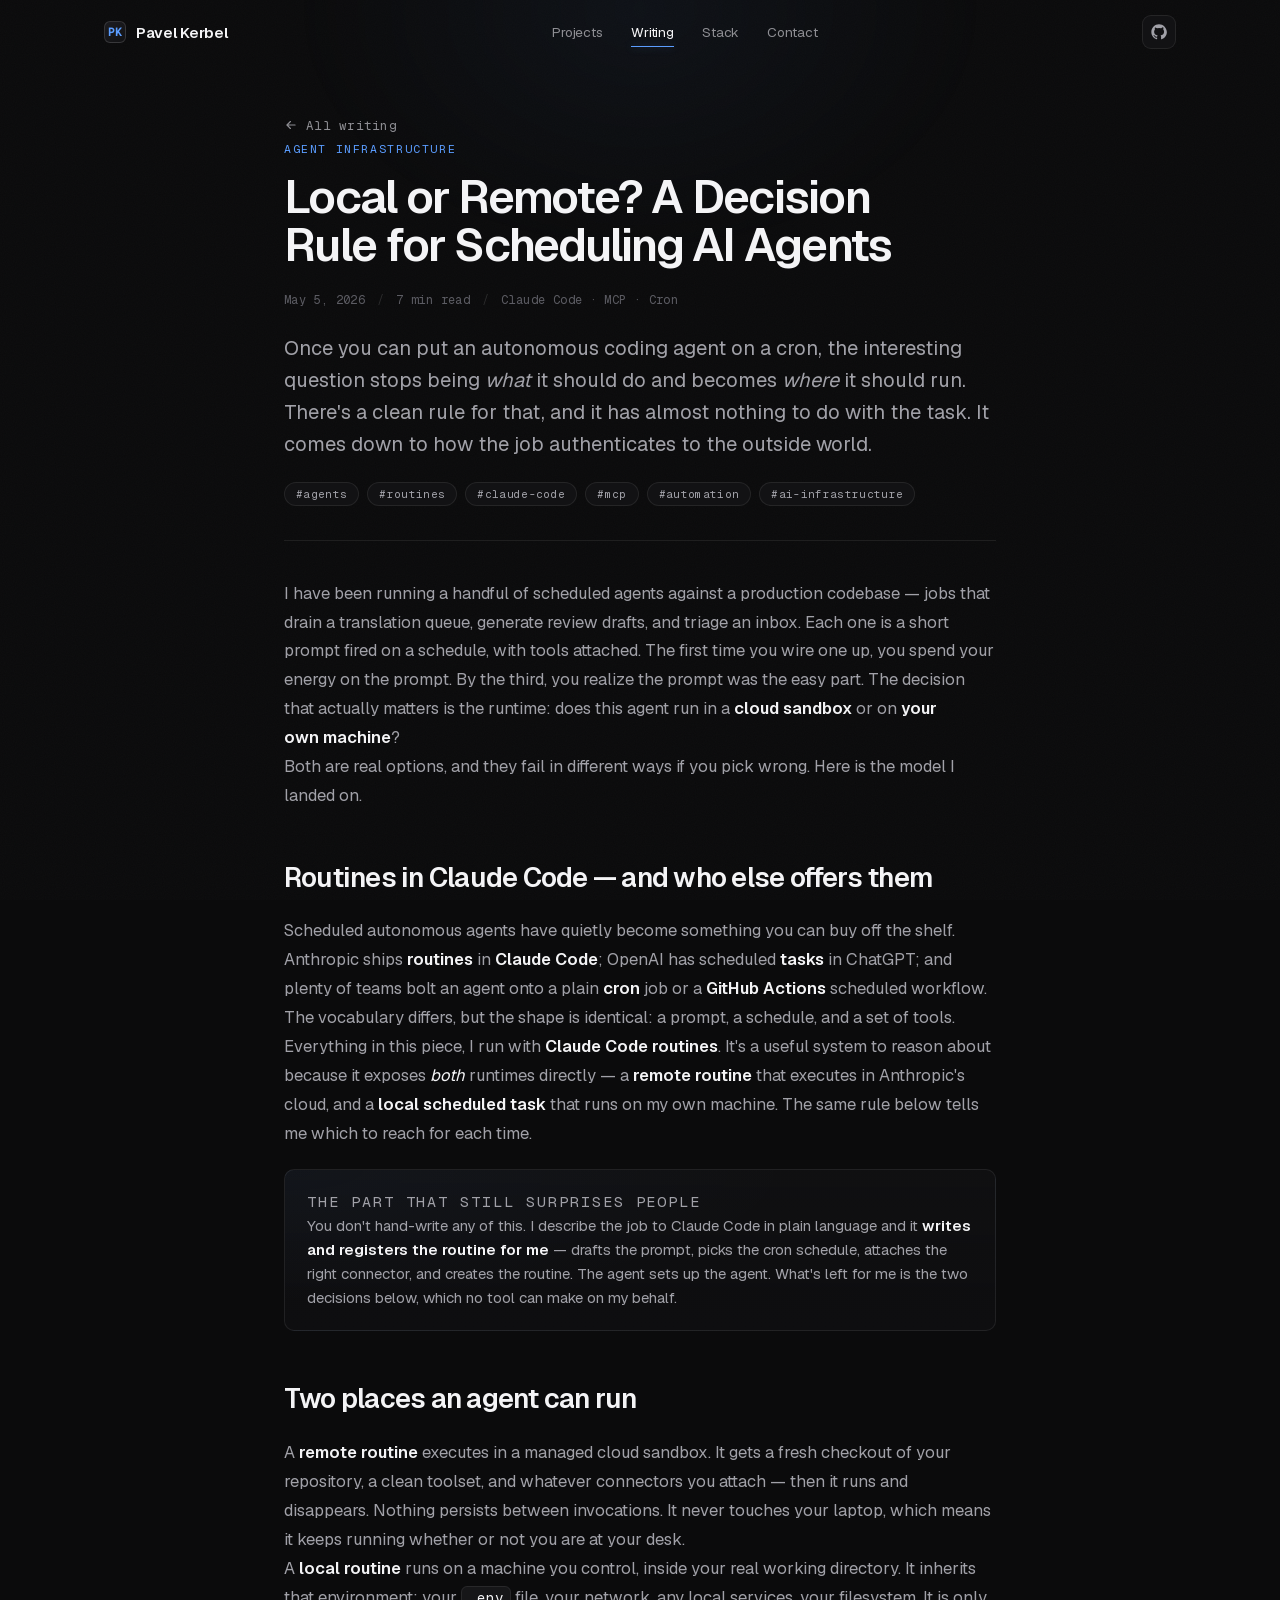
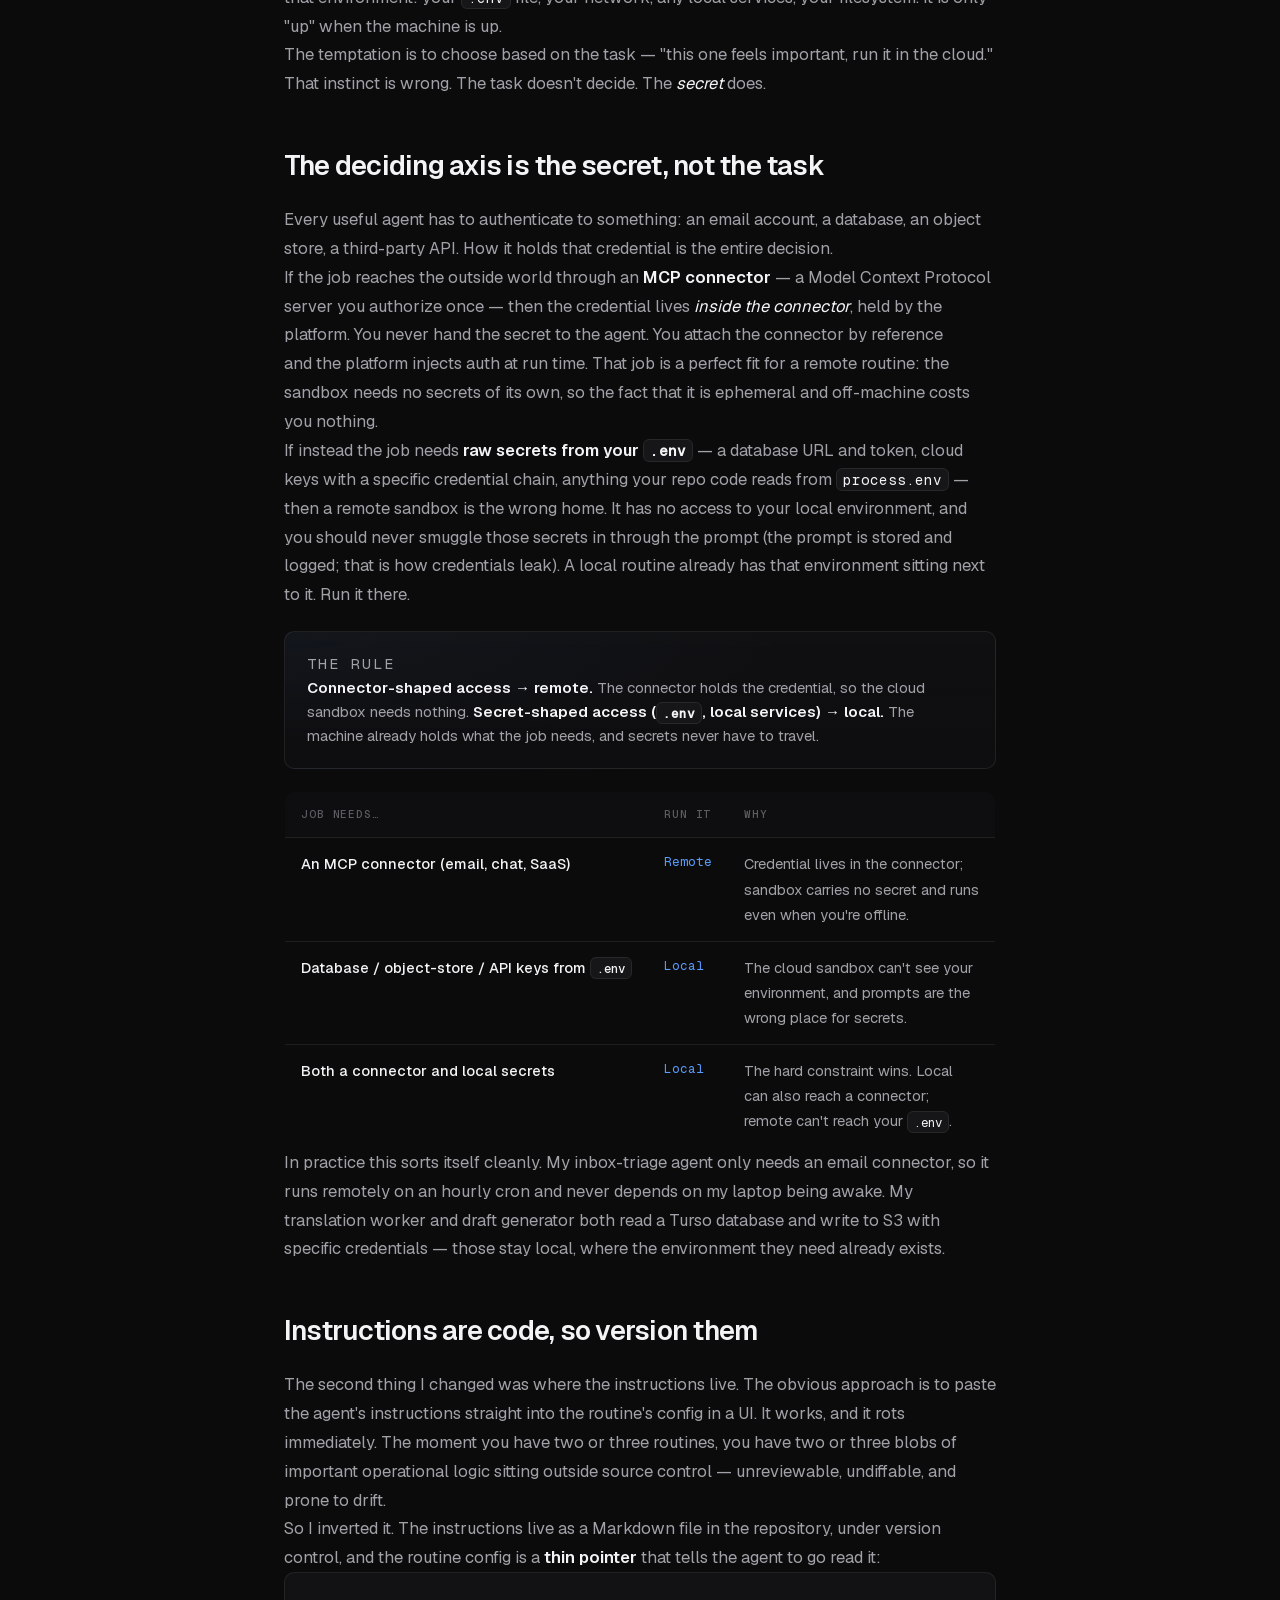
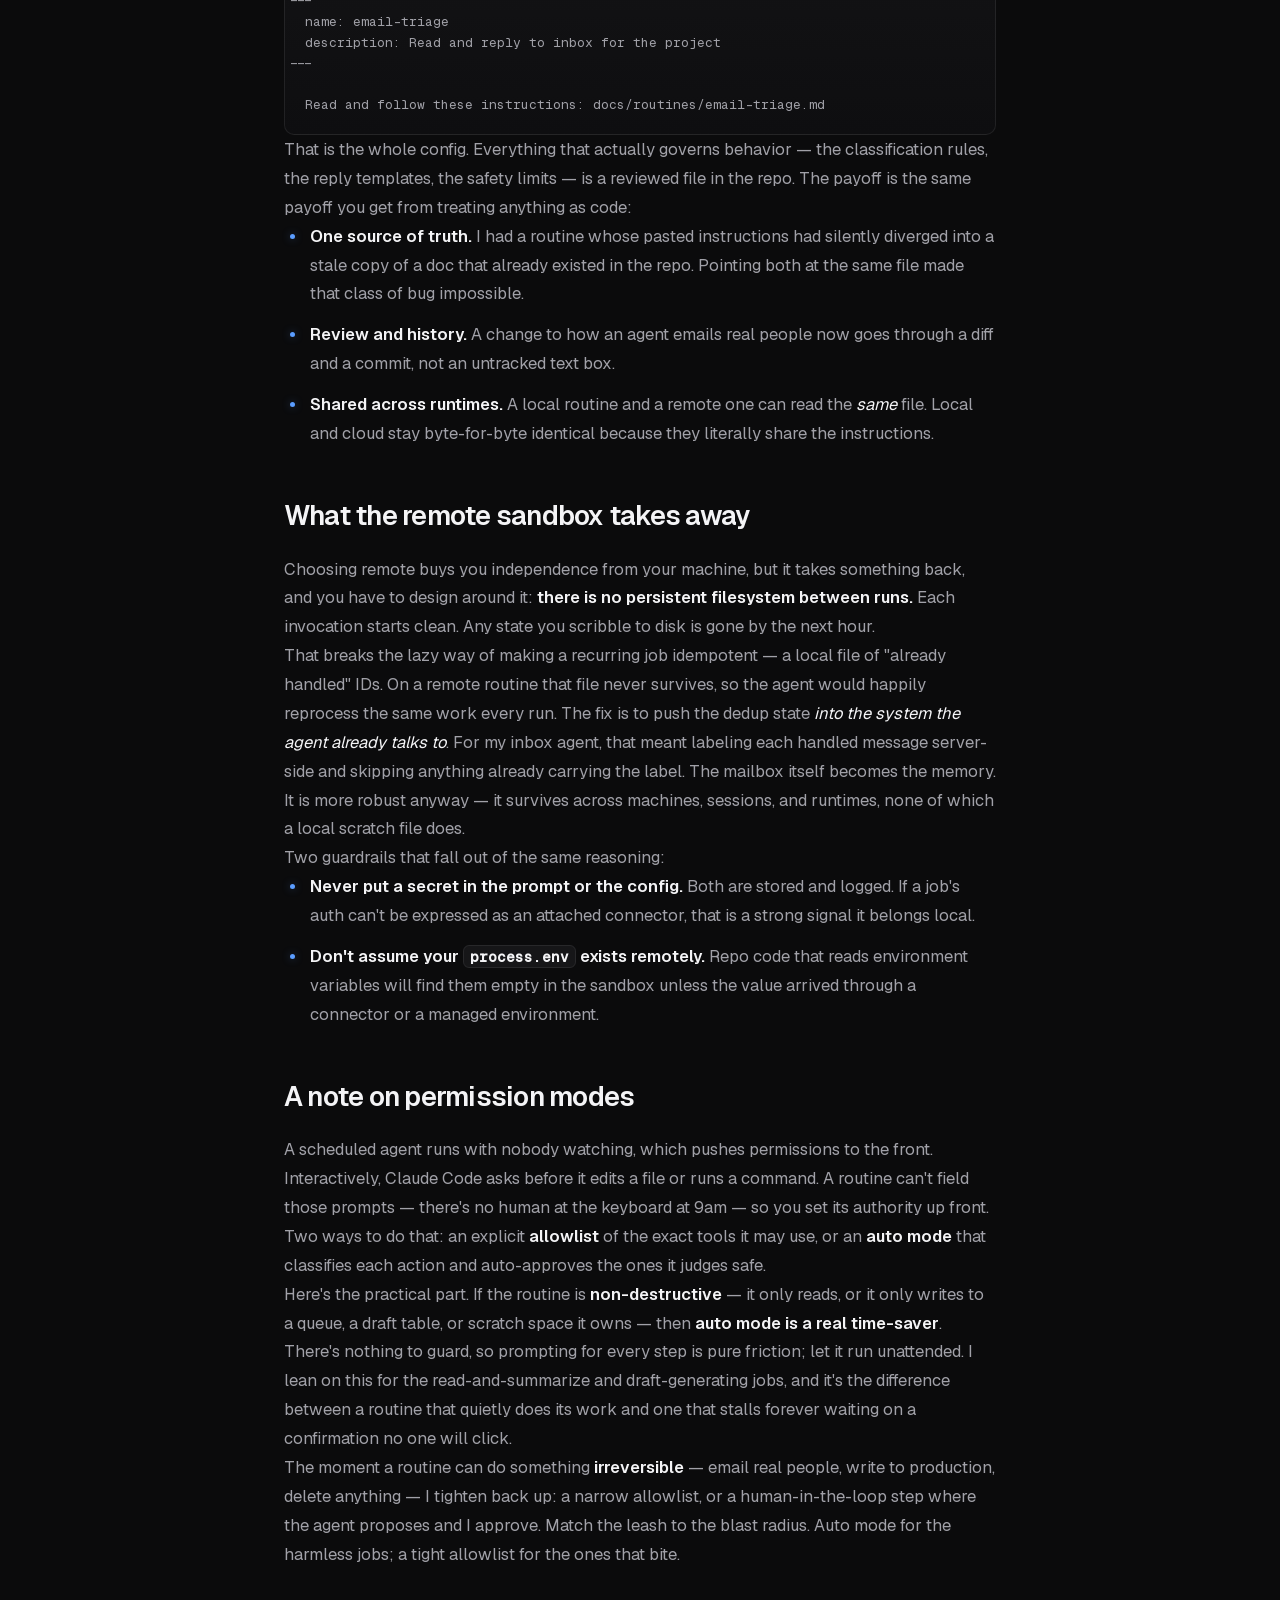
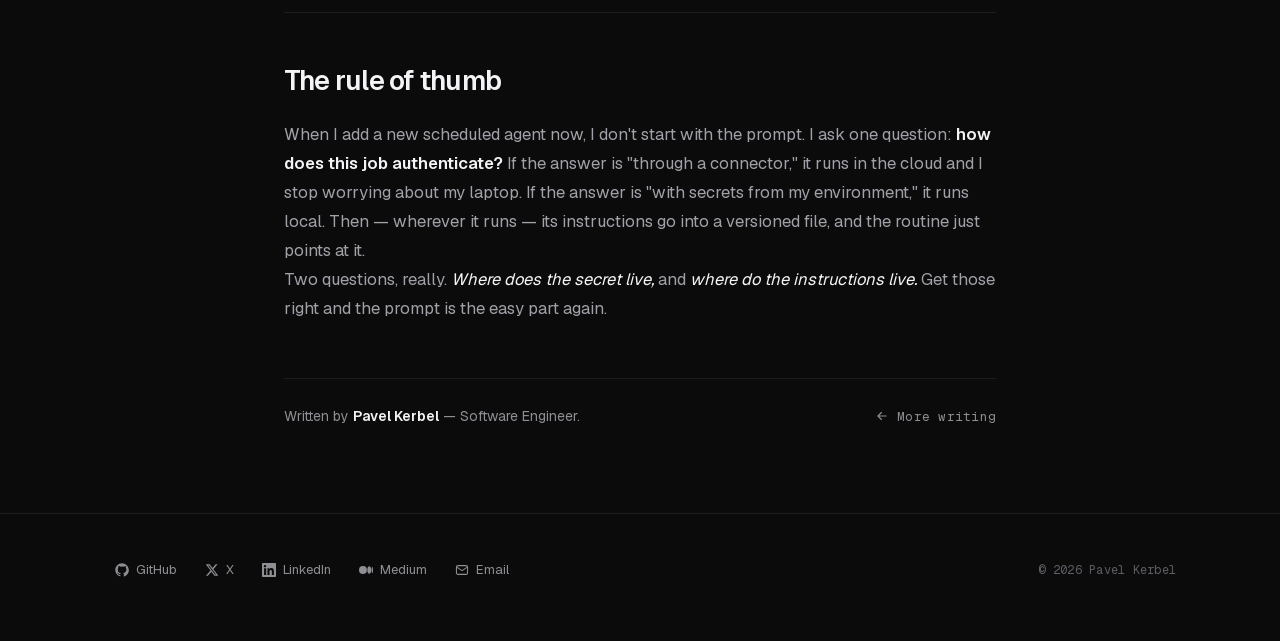
<file: blog/local-or-remote-scheduling-ai-agents/index.html>
<!DOCTYPE html>
<html lang="en">
<head>
  <meta charset="UTF-8">
  <!-- Google tag (gtag.js) -->
  <script async src="https://www.googletagmanager.com/gtag/js?id=G-NZ51RTLZ8E"></script>
  <script>
    window.dataLayer = window.dataLayer || [];
    function gtag(){dataLayer.push(arguments);}
    gtag('js', new Date());

    gtag('config', 'G-NZ51RTLZ8E');
  </script>
  <meta name="viewport" content="width=device-width, initial-scale=1.0">
  <title>Local or Remote? A Decision Rule for Scheduling AI Agents — Pavel Kerbel</title>

  <!-- SEO -->
  <meta name="description" content="A field note on scheduling autonomous AI agents with Claude Code routines: when to run a routine remote vs local, why an agent's instructions belong in version control, and how permission modes like auto mode save time on non-destructive jobs.">
  <meta name="keywords" content="Claude Code routines, Claude routines, scheduled AI agents, AI agent automation, MCP connector, Claude Code, remote vs local agents, agent permission modes, auto mode, cron AI agent">
  <link rel="canonical" href="https://pavelkerbel.com/blog/local-or-remote-scheduling-ai-agents/">
  <meta property="og:title" content="Local or Remote? A Decision Rule for Scheduling AI Agents">
  <meta property="og:description" content="The hard question about a scheduled agent isn't what it does — it's where it runs. The deciding axis is the secret, not the task.">
  <meta property="og:type" content="article">
  <meta property="og:url" content="https://pavelkerbel.com/blog/local-or-remote-scheduling-ai-agents/">
  <meta name="author" content="Pavel Kerbel">

  <!-- Icons & theme -->
  <link rel="icon" href="../../favicon.svg" type="image/svg+xml">
  <link rel="icon" href="../../favicon-32x32.png" sizes="32x32" type="image/png">
  <link rel="apple-touch-icon" href="../../apple-touch-icon.png">
  <meta name="theme-color" content="#0B0B0C">

  <!-- Open Graph image + site -->
  <meta property="og:site_name" content="Pavel Kerbel">
  <meta property="og:locale" content="en_US">
  <meta property="og:image" content="https://pavelkerbel.com/assets/og/local-or-remote-scheduling-ai-agents.png">
  <meta property="og:image:secure_url" content="https://pavelkerbel.com/assets/og/local-or-remote-scheduling-ai-agents.png">
  <meta property="og:image:type" content="image/png">
  <meta property="og:image:width" content="1200">
  <meta property="og:image:height" content="630">
  <meta property="og:image:alt" content="Local or Remote? A Decision Rule for Scheduling AI Agents">
  <meta property="article:published_time" content="2026-05-05T09:00:00+00:00">
  <meta property="article:modified_time" content="2026-05-05T09:00:00+00:00">
  <meta property="article:author" content="Pavel Kerbel">
  <meta property="article:section" content="Agent Infrastructure">
  <meta property="article:tag" content="agents">
  <meta property="article:tag" content="routines">
  <meta property="article:tag" content="claude-code">
  <meta property="article:tag" content="mcp">
  <meta property="article:tag" content="automation">

  <!-- Twitter card -->
  <meta name="twitter:card" content="summary_large_image">
  <meta name="twitter:site" content="@kerbelp">
  <meta name="twitter:creator" content="@kerbelp">
  <meta name="twitter:title" content="Local or Remote? A Decision Rule for Scheduling AI Agents">
  <meta name="twitter:description" content="The hard question about a scheduled agent isn't what it does — it's where it runs. The deciding axis is the secret, not the task.">
  <meta name="twitter:image" content="https://pavelkerbel.com/assets/og/local-or-remote-scheduling-ai-agents.png">
  <meta name="twitter:image:alt" content="Local or Remote? A Decision Rule for Scheduling AI Agents">

  <!-- Structured data -->
  <script type="application/ld+json">
{
  "@context": "https://schema.org",
  "@type": "BlogPosting",
  "headline": "Local or Remote? A Decision Rule for Scheduling AI Agents",
  "description": "The hard question about a scheduled agent isn't what it does — it's where it runs. The deciding axis is the secret, not the task.",
  "image": "https://pavelkerbel.com/assets/og/local-or-remote-scheduling-ai-agents.png",
  "datePublished": "2026-05-05T09:00:00+00:00",
  "dateModified": "2026-05-05T09:00:00+00:00",
  "author": {
    "@type": "Person",
    "name": "Pavel Kerbel",
    "url": "https://pavelkerbel.com/",
    "sameAs": [
      "https://github.com/kerbelp",
      "https://www.linkedin.com/in/kerbelp/"
    ]
  },
  "publisher": {
    "@type": "Person",
    "name": "Pavel Kerbel",
    "url": "https://pavelkerbel.com/"
  },
  "mainEntityOfPage": {
    "@type": "WebPage",
    "@id": "https://pavelkerbel.com/blog/local-or-remote-scheduling-ai-agents/"
  },
  "url": "https://pavelkerbel.com/blog/local-or-remote-scheduling-ai-agents/",
  "articleSection": "Agent Infrastructure",
  "keywords": "agents, routines, claude-code, mcp, automation",
  "inLanguage": "en-US"
}
  </script>
  <script type="application/ld+json">
{
  "@context": "https://schema.org",
  "@type": "BreadcrumbList",
  "itemListElement": [
    {
      "@type": "ListItem",
      "position": 1,
      "name": "Home",
      "item": "https://pavelkerbel.com/"
    },
    {
      "@type": "ListItem",
      "position": 2,
      "name": "Writing",
      "item": "https://pavelkerbel.com/blog/"
    },
    {
      "@type": "ListItem",
      "position": 3,
      "name": "Local or Remote? A Decision Rule for Scheduling AI Agents",
      "item": "https://pavelkerbel.com/blog/local-or-remote-scheduling-ai-agents/"
    }
  ]
}
  </script>

  <link rel="stylesheet" href="../../style.css">
  <link rel="stylesheet" href="../../blog.css">
</head>
<body>
  <div class="grain"></div>

  <!-- Header -->
  <header class="hdr" id="header">
    <div class="wrap hdr-in">
      <a class="brand" href="../../">
        <span class="mark">PK</span>
        Pavel Kerbel
      </a>
      <nav class="nav">
        <a href="../../#projects" class="nav-link">Projects</a>
        <a href="../" class="nav-link active">Writing</a>
        <a href="../../#stack" class="nav-link">Stack</a>
        <a href="../../#contact" class="nav-link">Contact</a>
      </nav>
      <div class="hdr-right">
        <a class="icon-btn" href="https://github.com/kerbelp" target="_blank" rel="noreferrer" aria-label="GitHub">
          <svg viewBox="0 0 24 24" fill="currentColor"><path d="M12 .5C5.7.5.5 5.7.5 12c0 5.1 3.3 9.4 7.9 10.9.6.1.8-.2.8-.5v-2c-3.2.7-3.9-1.4-3.9-1.4-.5-1.3-1.3-1.7-1.3-1.7-1.1-.7.1-.7.1-.7 1.2.1 1.8 1.2 1.8 1.2 1 1.8 2.7 1.3 3.4 1 .1-.8.4-1.3.7-1.6-2.6-.3-5.3-1.3-5.3-5.8 0-1.3.5-2.3 1.2-3.1-.1-.3-.5-1.5.1-3.1 0 0 1-.3 3.3 1.2a11.5 11.5 0 0 1 6 0C17.3 4.6 18.3 5 18.3 5c.6 1.6.2 2.8.1 3.1.8.8 1.2 1.8 1.2 3.1 0 4.5-2.7 5.5-5.3 5.8.4.4.8 1.1.8 2.2v3.3c0 .3.2.6.8.5 4.6-1.5 7.9-5.8 7.9-10.9C23.5 5.7 18.3.5 12 .5Z"/></svg>
        </a>
      </div>
    </div>
  </header>

  <main>
    <article class="article" data-tags="agents,routines,claude-code,mcp,automation,ai-infrastructure">
      <div class="read">
        <a class="backlink" href="../">
          <svg viewBox="0 0 24 24" fill="none" stroke="currentColor" stroke-width="2" stroke-linecap="round" stroke-linejoin="round"><path d="M19 12H5M11 18l-6-6 6-6"/></svg>
          All writing
        </a>

        <header class="article-head">
          <span class="article-tag">Agent Infrastructure</span>
          <h1>Local or Remote? A Decision Rule for Scheduling AI Agents</h1>
          <div class="article-meta">
            <span>May 5, 2026</span>
            <span class="sep">/</span>
            <span>7 min read</span>
            <span class="sep">/</span>
            <span>Claude Code · MCP · Cron</span>
          </div>
          <p class="article-lede">
            Once you can put an autonomous coding agent on a cron, the interesting question stops being <em>what</em> it should do and becomes <em>where</em> it should run. There's a clean rule for that, and it has almost nothing to do with the task. It comes down to how the job authenticates to the outside world.
          </p>
          <div class="tags">
            <a class="tag-chip" href="../?tag=agents">#agents</a>
            <a class="tag-chip" href="../?tag=routines">#routines</a>
            <a class="tag-chip" href="../?tag=claude-code">#claude-code</a>
            <a class="tag-chip" href="../?tag=mcp">#mcp</a>
            <a class="tag-chip" href="../?tag=automation">#automation</a>
            <a class="tag-chip" href="../?tag=ai-infrastructure">#ai-infrastructure</a>
          </div>
        </header>

        <div class="prose">
          <p>
            I have been running a handful of scheduled agents against a production codebase — jobs that drain a translation queue, generate review drafts, and triage an inbox. Each one is a short prompt fired on a schedule, with tools attached. The first time you wire one up, you spend your energy on the prompt. By the third, you realize the prompt was the easy part. The decision that actually matters is the runtime: does this agent run in a <strong>cloud sandbox</strong> or on <strong>your own machine</strong>?
          </p>
          <p>
            Both are real options, and they fail in different ways if you pick wrong. Here is the model I landed on.
          </p>

          <h2>Routines in Claude Code — and who else offers them</h2>
          <p>
            Scheduled autonomous agents have quietly become something you can buy off the shelf. Anthropic ships <strong>routines</strong> in <strong>Claude Code</strong>; OpenAI has scheduled <strong>tasks</strong> in ChatGPT; and plenty of teams bolt an agent onto a plain <strong>cron</strong> job or a <strong>GitHub Actions</strong> scheduled workflow. The vocabulary differs, but the shape is identical: a prompt, a schedule, and a set of tools.
          </p>
          <p>
            Everything in this piece, I run with <strong>Claude Code routines</strong>. It's a useful system to reason about because it exposes <em>both</em> runtimes directly — a <strong>remote routine</strong> that executes in Anthropic's cloud, and a <strong>local scheduled task</strong> that runs on my own machine. The same rule below tells me which to reach for each time.
          </p>
          <div class="callout">
            <p class="callout-label">The part that still surprises people</p>
            <p>You don't hand-write any of this. I describe the job to Claude Code in plain language and it <strong>writes and registers the routine for me</strong> — drafts the prompt, picks the cron schedule, attaches the right connector, and creates the routine. The agent sets up the agent. What's left for me is the two decisions below, which no tool can make on my behalf.</p>
          </div>

          <h2>Two places an agent can run</h2>
          <p>
            A <strong>remote routine</strong> executes in a managed cloud sandbox. It gets a fresh checkout of your repository, a clean toolset, and whatever connectors you attach — then it runs and disappears. Nothing persists between invocations. It never touches your laptop, which means it keeps running whether or not you are at your desk.
          </p>
          <p>
            A <strong>local routine</strong> runs on a machine you control, inside your real working directory. It inherits that environment: your <code>.env</code> file, your network, any local services, your filesystem. It is only "up" when the machine is up.
          </p>
          <p>
            The temptation is to choose based on the task — "this one feels important, run it in the cloud." That instinct is wrong. The task doesn't decide. The <em>secret</em> does.
          </p>

          <h2>The deciding axis is the secret, not the task</h2>
          <p>
            Every useful agent has to authenticate to something: an email account, a database, an object store, a third-party API. How it holds that credential is the entire decision.
          </p>
          <p>
            If the job reaches the outside world through an <strong>MCP connector</strong> — a Model Context Protocol server you authorize once — then the credential lives <em>inside the connector</em>, held by the platform. You never hand the secret to the agent. You attach the connector by reference and the platform injects auth at run time. That job is a perfect fit for a remote routine: the sandbox needs no secrets of its own, so the fact that it is ephemeral and off-machine costs you nothing.
          </p>
          <p>
            If instead the job needs <strong>raw secrets from your <code>.env</code></strong> — a database URL and token, cloud keys with a specific credential chain, anything your repo code reads from <code>process.env</code> — then a remote sandbox is the wrong home. It has no access to your local environment, and you should never smuggle those secrets in through the prompt (the prompt is stored and logged; that is how credentials leak). A local routine already has that environment sitting next to it. Run it there.
          </p>

          <div class="callout">
            <p class="callout-label">The rule</p>
            <p><strong>Connector-shaped access → remote.</strong> The connector holds the credential, so the cloud sandbox needs nothing. <strong>Secret-shaped access (<code>.env</code>, local services) → local.</strong> The machine already holds what the job needs, and secrets never have to travel.</p>
          </div>

          <table class="rule-table">
            <thead>
              <tr><th>Job needs…</th><th>Run it</th><th>Why</th></tr>
            </thead>
            <tbody>
              <tr>
                <td>An MCP connector (email, chat, SaaS)</td>
                <td class="accent-cell">Remote</td>
                <td>Credential lives in the connector; sandbox carries no secret and runs even when you're offline.</td>
              </tr>
              <tr>
                <td>Database / object-store / API keys from <code>.env</code></td>
                <td class="accent-cell">Local</td>
                <td>The cloud sandbox can't see your environment, and prompts are the wrong place for secrets.</td>
              </tr>
              <tr>
                <td>Both a connector and local secrets</td>
                <td class="accent-cell">Local</td>
                <td>The hard constraint wins. Local can also reach a connector; remote can't reach your <code>.env</code>.</td>
              </tr>
            </tbody>
          </table>

          <p>
            In practice this sorts itself cleanly. My inbox-triage agent only needs an email connector, so it runs remotely on an hourly cron and never depends on my laptop being awake. My translation worker and draft generator both read a Turso database and write to S3 with specific credentials — those stay local, where the environment they need already exists.
          </p>

          <h2>Instructions are code, so version them</h2>
          <p>
            The second thing I changed was where the instructions live. The obvious approach is to paste the agent's instructions straight into the routine's config in a UI. It works, and it rots immediately. The moment you have two or three routines, you have two or three blobs of important operational logic sitting outside source control — unreviewable, undiffable, and prone to drift.
          </p>
          <p>
            So I inverted it. The instructions live as a Markdown file in the repository, under version control, and the routine config is a <strong>thin pointer</strong> that tells the agent to go read it:
          </p>
          <pre><code>---
name: email-triage
description: Read and reply to inbox for the project
---

Read and follow these instructions: docs/routines/email-triage.md</code></pre>
          <p>
            That is the whole config. Everything that actually governs behavior — the classification rules, the reply templates, the safety limits — is a reviewed file in the repo. The payoff is the same payoff you get from treating anything as code:
          </p>
          <ul>
            <li><strong>One source of truth.</strong> I had a routine whose pasted instructions had silently diverged into a stale copy of a doc that already existed in the repo. Pointing both at the same file made that class of bug impossible.</li>
            <li><strong>Review and history.</strong> A change to how an agent emails real people now goes through a diff and a commit, not an untracked text box.</li>
            <li><strong>Shared across runtimes.</strong> A local routine and a remote one can read the <em>same</em> file. Local and cloud stay byte-for-byte identical because they literally share the instructions.</li>
          </ul>

          <h2>What the remote sandbox takes away</h2>
          <p>
            Choosing remote buys you independence from your machine, but it takes something back, and you have to design around it: <strong>there is no persistent filesystem between runs.</strong> Each invocation starts clean. Any state you scribble to disk is gone by the next hour.
          </p>
          <p>
            That breaks the lazy way of making a recurring job idempotent — a local file of "already handled" IDs. On a remote routine that file never survives, so the agent would happily reprocess the same work every run. The fix is to push the dedup state <em>into the system the agent already talks to</em>. For my inbox agent, that meant labeling each handled message server-side and skipping anything already carrying the label. The mailbox itself becomes the memory. It is more robust anyway — it survives across machines, sessions, and runtimes, none of which a local scratch file does.
          </p>
          <p>
            Two guardrails that fall out of the same reasoning:
          </p>
          <ul>
            <li><strong>Never put a secret in the prompt or the config.</strong> Both are stored and logged. If a job's auth can't be expressed as an attached connector, that is a strong signal it belongs local.</li>
            <li><strong>Don't assume your <code>process.env</code> exists remotely.</strong> Repo code that reads environment variables will find them empty in the sandbox unless the value arrived through a connector or a managed environment.</li>
          </ul>

          <h2>A note on permission modes</h2>
          <p>
            A scheduled agent runs with nobody watching, which pushes permissions to the front. Interactively, Claude Code asks before it edits a file or runs a command. A routine can't field those prompts — there's no human at the keyboard at 9am — so you set its authority up front. Two ways to do that: an explicit <strong>allowlist</strong> of the exact tools it may use, or an <strong>auto mode</strong> that classifies each action and auto-approves the ones it judges safe.
          </p>
          <p>
            Here's the practical part. If the routine is <strong>non-destructive</strong> — it only reads, or it only writes to a queue, a draft table, or scratch space it owns — then <strong>auto mode is a real time-saver</strong>. There's nothing to guard, so prompting for every step is pure friction; let it run unattended. I lean on this for the read-and-summarize and draft-generating jobs, and it's the difference between a routine that quietly does its work and one that stalls forever waiting on a confirmation no one will click.
          </p>
          <p>
            The moment a routine can do something <strong>irreversible</strong> — email real people, write to production, delete anything — I tighten back up: a narrow allowlist, or a human-in-the-loop step where the agent proposes and I approve. Match the leash to the blast radius. Auto mode for the harmless jobs; a tight allowlist for the ones that bite.
          </p>

          <hr>

          <h2>The rule of thumb</h2>
          <p>
            When I add a new scheduled agent now, I don't start with the prompt. I ask one question: <strong>how does this job authenticate?</strong> If the answer is "through a connector," it runs in the cloud and I stop worrying about my laptop. If the answer is "with secrets from my environment," it runs local. Then — wherever it runs — its instructions go into a versioned file, and the routine just points at it.
          </p>
          <p>
            Two questions, really. <em>Where does the secret live,</em> and <em>where do the instructions live.</em> Get those right and the prompt is the easy part again.
          </p>
        </div>

        <div class="article-foot">
          <span class="sig">Written by <b>Pavel Kerbel</b> — Software Engineer.</span>
          <a class="backlink" href="../">
            <svg viewBox="0 0 24 24" fill="none" stroke="currentColor" stroke-width="2" stroke-linecap="round" stroke-linejoin="round"><path d="M19 12H5M11 18l-6-6 6-6"/></svg>
            More writing
          </a>
        </div>
      </div>
    </article>
  </main>

  <!-- Footer -->
  <footer class="footer">
    <div class="wrap footer-in">
      <div class="footer-links">
        <a href="https://github.com/kerbelp" target="_blank" rel="noreferrer"><svg viewBox="0 0 24 24" fill="currentColor"><path d="M12 .5C5.7.5.5 5.7.5 12c0 5.1 3.3 9.4 7.9 10.9.6.1.8-.2.8-.5v-2c-3.2.7-3.9-1.4-3.9-1.4-.5-1.3-1.3-1.7-1.3-1.7-1.1-.7.1-.7.1-.7 1.2.1 1.8 1.2 1.8 1.2 1 1.8 2.7 1.3 3.4 1 .1-.8.4-1.3.7-1.6-2.6-.3-5.3-1.3-5.3-5.8 0-1.3.5-2.3 1.2-3.1-.1-.3-.5-1.5.1-3.1 0 0 1-.3 3.3 1.2a11.5 11.5 0 0 1 6 0C17.3 4.6 18.3 5 18.3 5c.6 1.6.2 2.8.1 3.1.8.8 1.2 1.8 1.2 3.1 0 4.5-2.7 5.5-5.3 5.8.4.4.8 1.1.8 2.2v3.3c0 .3.2.6.8.5 4.6-1.5 7.9-5.8 7.9-10.9C23.5 5.7 18.3.5 12 .5Z"/></svg> GitHub</a>
        <a href="https://x.com/kerbelp" target="_blank" rel="noreferrer"><svg viewBox="0 0 24 24" fill="currentColor"><path d="M18.244 2.25h3.308l-7.227 8.26 8.502 11.24H16.17l-5.214-6.817L4.99 21.75H1.68l7.73-8.835L1.254 2.25H8.08l4.713 6.231zm-1.161 17.52h1.833L7.084 4.126H5.117z"/></svg> X</a>
        <a href="https://www.linkedin.com/in/kerbelp/" target="_blank" rel="noreferrer"><svg viewBox="0 0 24 24" fill="currentColor"><path d="M20.45 20.45h-3.56v-5.57c0-1.33-.02-3.04-1.85-3.04-1.85 0-2.14 1.45-2.14 2.94v5.67H9.35V9h3.41v1.56h.05c.48-.9 1.64-1.85 3.37-1.85 3.6 0 4.27 2.37 4.27 5.46v6.28ZM5.34 7.43a2.07 2.07 0 1 1 0-4.13 2.07 2.07 0 0 1 0 4.13ZM7.12 20.45H3.55V9h3.57v11.45ZM22.22 0H1.77C.79 0 0 .77 0 1.73v20.54C0 23.22.79 24 1.77 24h20.45c.98 0 1.78-.78 1.78-1.73V1.73C24 .77 23.2 0 22.22 0Z"/></svg> LinkedIn</a>
        <a href="https://medium.com/@kerbelp" target="_blank" rel="noreferrer"><svg viewBox="0 0 24 24" fill="currentColor"><path d="M13.54 12a6.8 6.8 0 0 1-6.77 6.82A6.8 6.8 0 0 1 0 12a6.8 6.8 0 0 1 6.77-6.82A6.8 6.8 0 0 1 13.54 12zM20.96 12c0 3.54-1.51 6.42-3.38 6.42-1.87 0-3.39-2.88-3.39-6.42s1.52-6.42 3.39-6.42 3.38 2.88 3.38 6.42M24 12c0 3.17-.53 5.75-1.19 5.75-.66 0-1.19-2.58-1.19-5.75s.53-5.75 1.19-5.75S24 8.83 24 12z"/></svg> Medium</a>
        <a href="mailto:hello@pavelkerbel.com"><svg viewBox="0 0 24 24" fill="none" stroke="currentColor" stroke-width="1.8" stroke-linecap="round" stroke-linejoin="round"><rect x="2.5" y="4.5" width="19" height="15" rx="2.5"/><path d="m3 7 9 6 9-6"/></svg> Email</a>
      </div>
      <span class="copyright">© 2026 Pavel Kerbel</span>
    </div>
  </footer>

  <!-- minimal, self-contained: header blur on scroll + enable reveal -->
  <script>
    document.documentElement.classList.add('ready');
    var hdr = document.getElementById('header');
    var onScroll = function () { hdr.classList.toggle('scrolled', window.scrollY > 8); };
    onScroll();
    window.addEventListener('scroll', onScroll, { passive: true });
  </script>
</body>
</html>
</file>
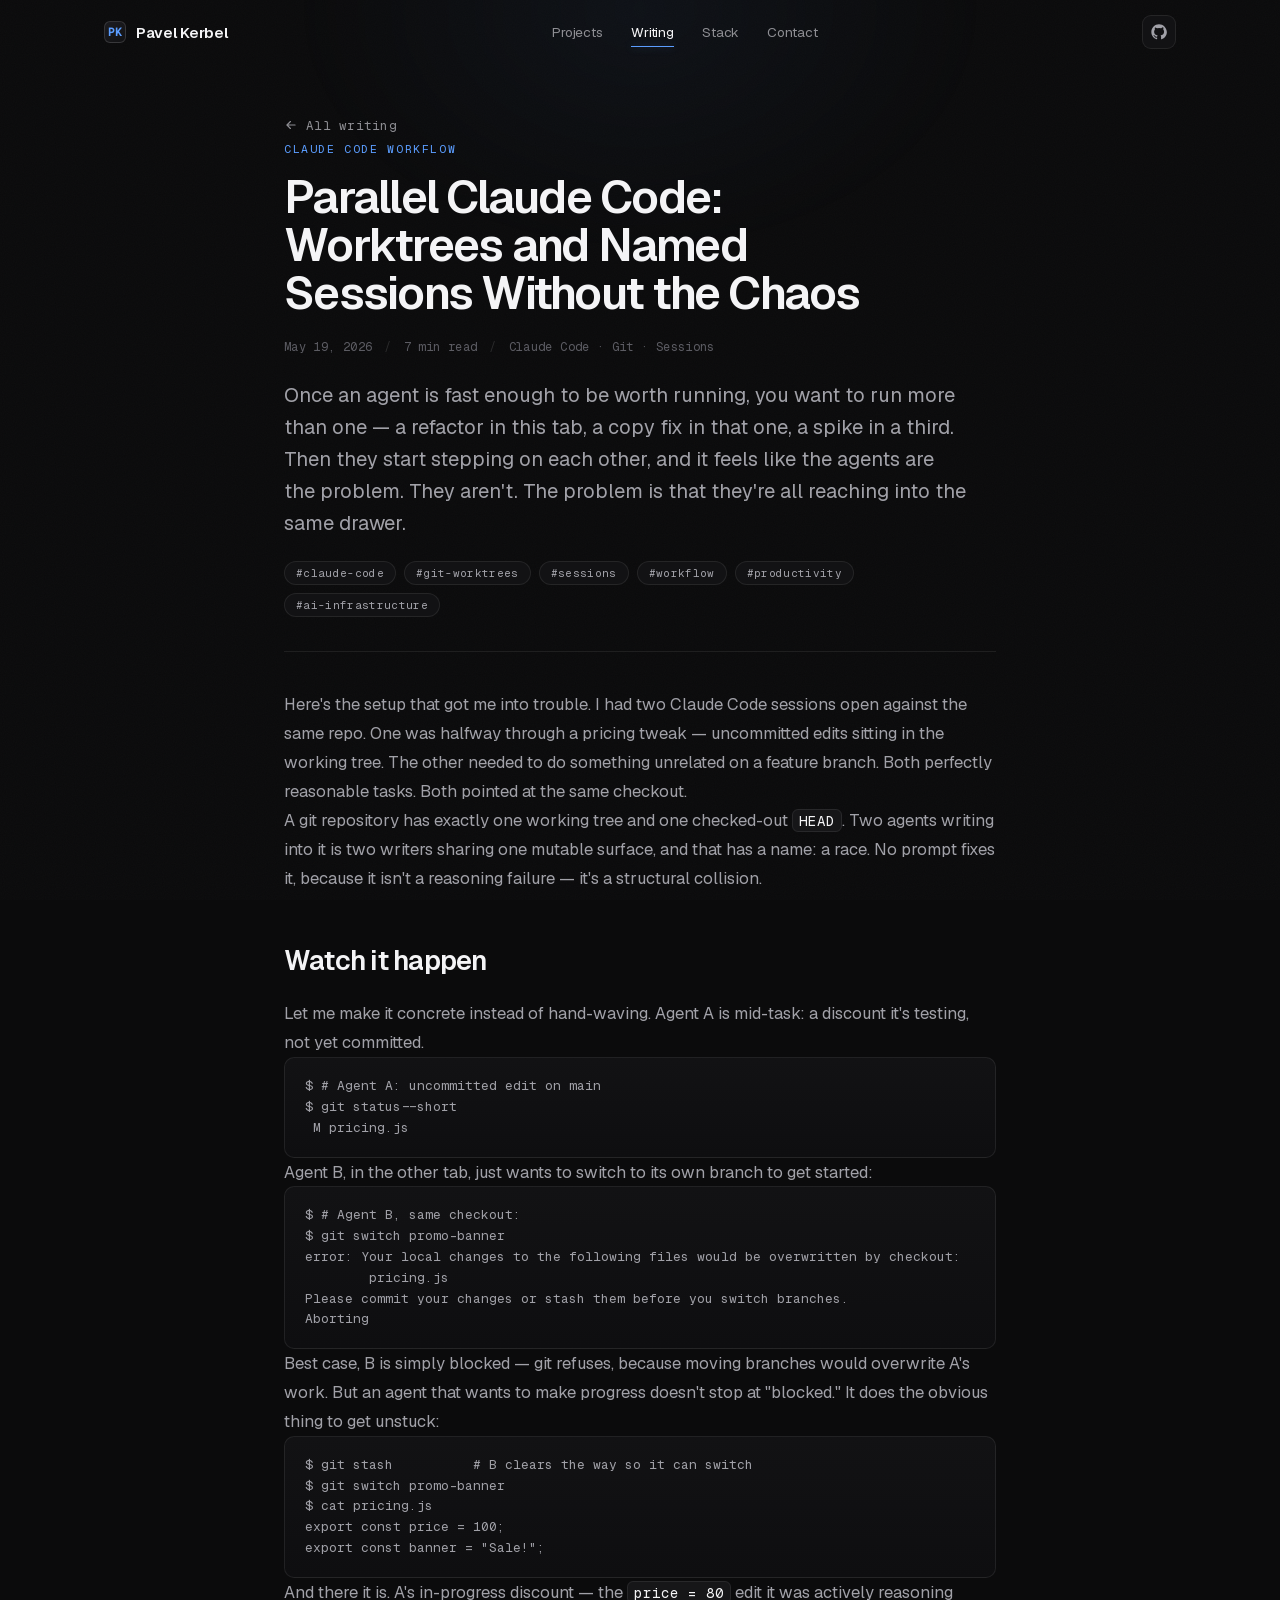
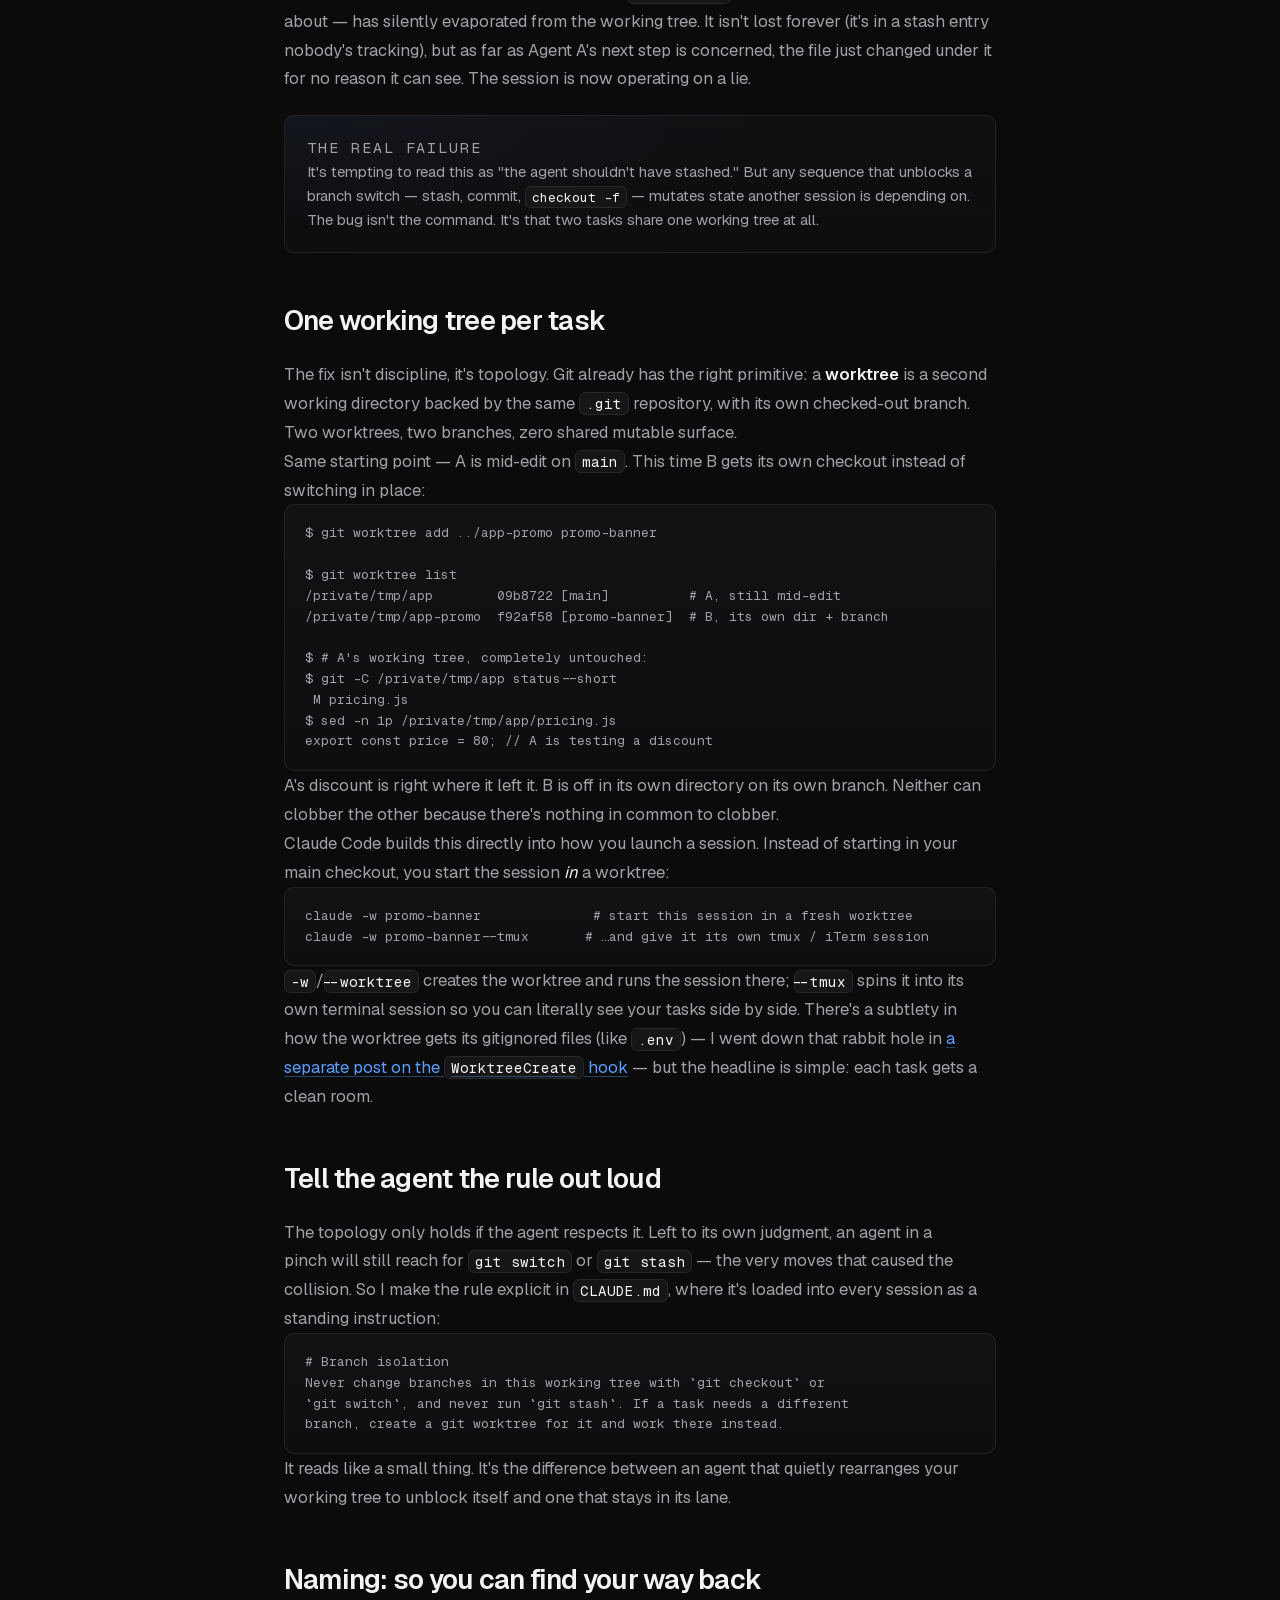
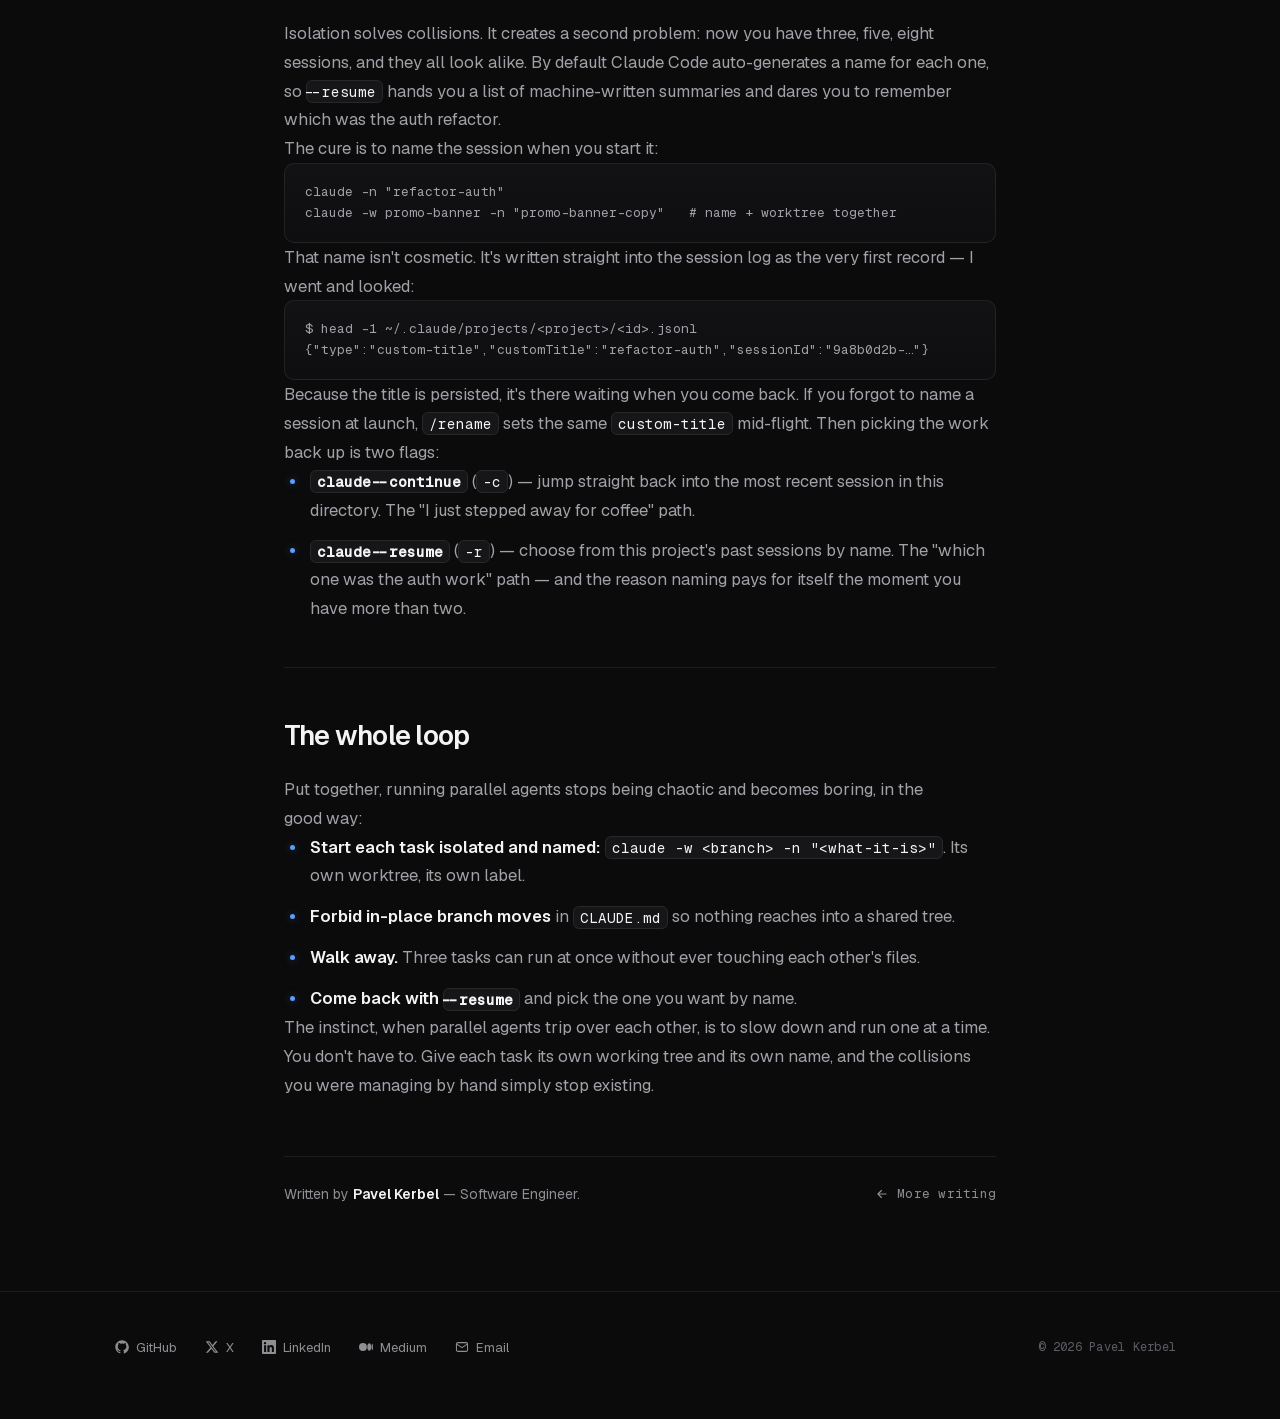
<file: blog/parallel-claude-code-worktrees-named-sessions/index.html>
<!DOCTYPE html>
<html lang="en">
<head>
  <meta charset="UTF-8">
  <!-- Google tag (gtag.js) -->
  <script async src="https://www.googletagmanager.com/gtag/js?id=G-NZ51RTLZ8E"></script>
  <script>
    window.dataLayer = window.dataLayer || [];
    function gtag(){dataLayer.push(arguments);}
    gtag('js', new Date());

    gtag('config', 'G-NZ51RTLZ8E');
  </script>
  <meta name="viewport" content="width=device-width, initial-scale=1.0">
  <title>Parallel Claude Code: Worktrees and Named Sessions Without the Chaos — Pavel Kerbel</title>

  <!-- SEO -->
  <meta name="description" content="Running several Claude Code agents against one repo breaks on shared state — a single working tree and one checked-out branch. A field note on using git worktrees (claude -w) and named, resumable sessions (-n, --resume) to run parallel work without clobbering.">
  <meta name="keywords" content="parallel Claude Code, Claude Code worktree, claude -w, Claude Code named session, claude --resume, claude --continue, git worktree agent, Claude Code workflow, multiple Claude Code sessions, custom title">
  <link rel="canonical" href="https://pavelkerbel.com/blog/parallel-claude-code-worktrees-named-sessions/">
  <meta property="og:title" content="Parallel Claude Code: Worktrees and Named Sessions Without the Chaos">
  <meta property="og:description" content="The thing that breaks when you run several agents on one repo isn't the model — it's shared state. Give every task its own worktree and its own name.">
  <meta property="og:type" content="article">
  <meta property="og:url" content="https://pavelkerbel.com/blog/parallel-claude-code-worktrees-named-sessions/">
  <meta name="author" content="Pavel Kerbel">

  <!-- Icons & theme -->
  <link rel="icon" href="../../favicon.svg" type="image/svg+xml">
  <link rel="icon" href="../../favicon-32x32.png" sizes="32x32" type="image/png">
  <link rel="apple-touch-icon" href="../../apple-touch-icon.png">
  <meta name="theme-color" content="#0B0B0C">

  <!-- Open Graph image + site -->
  <meta property="og:site_name" content="Pavel Kerbel">
  <meta property="og:locale" content="en_US">
  <meta property="og:image" content="https://pavelkerbel.com/assets/og/parallel-claude-code-worktrees-named-sessions.png">
  <meta property="og:image:secure_url" content="https://pavelkerbel.com/assets/og/parallel-claude-code-worktrees-named-sessions.png">
  <meta property="og:image:type" content="image/png">
  <meta property="og:image:width" content="1200">
  <meta property="og:image:height" content="630">
  <meta property="og:image:alt" content="Parallel Claude Code: Worktrees and Named Sessions Without the Chaos">
  <meta property="article:published_time" content="2026-05-19T09:00:00+00:00">
  <meta property="article:modified_time" content="2026-05-19T09:00:00+00:00">
  <meta property="article:author" content="Pavel Kerbel">
  <meta property="article:section" content="Claude Code Workflow">
  <meta property="article:tag" content="claude-code">
  <meta property="article:tag" content="git-worktrees">
  <meta property="article:tag" content="sessions">
  <meta property="article:tag" content="workflow">
  <meta property="article:tag" content="productivity">

  <!-- Twitter card -->
  <meta name="twitter:card" content="summary_large_image">
  <meta name="twitter:site" content="@kerbelp">
  <meta name="twitter:creator" content="@kerbelp">
  <meta name="twitter:title" content="Parallel Claude Code: Worktrees and Named Sessions Without the Chaos">
  <meta name="twitter:description" content="The thing that breaks when you run several agents on one repo isn't the model — it's shared state. Give every task its own worktree and its own name.">
  <meta name="twitter:image" content="https://pavelkerbel.com/assets/og/parallel-claude-code-worktrees-named-sessions.png">
  <meta name="twitter:image:alt" content="Parallel Claude Code: Worktrees and Named Sessions Without the Chaos">

  <!-- Structured data -->
  <script type="application/ld+json">
{
  "@context": "https://schema.org",
  "@type": "BlogPosting",
  "headline": "Parallel Claude Code: Worktrees and Named Sessions Without the Chaos",
  "description": "The thing that breaks when you run several agents on one repo isn't the model — it's shared state. Give every task its own worktree and its own name.",
  "image": "https://pavelkerbel.com/assets/og/parallel-claude-code-worktrees-named-sessions.png",
  "datePublished": "2026-05-19T09:00:00+00:00",
  "dateModified": "2026-05-19T09:00:00+00:00",
  "author": {
    "@type": "Person",
    "name": "Pavel Kerbel",
    "url": "https://pavelkerbel.com/",
    "sameAs": [
      "https://github.com/kerbelp",
      "https://www.linkedin.com/in/kerbelp/"
    ]
  },
  "publisher": {
    "@type": "Person",
    "name": "Pavel Kerbel",
    "url": "https://pavelkerbel.com/"
  },
  "mainEntityOfPage": {
    "@type": "WebPage",
    "@id": "https://pavelkerbel.com/blog/parallel-claude-code-worktrees-named-sessions/"
  },
  "url": "https://pavelkerbel.com/blog/parallel-claude-code-worktrees-named-sessions/",
  "articleSection": "Claude Code Workflow",
  "keywords": "claude-code, git-worktrees, sessions, workflow, productivity",
  "inLanguage": "en-US"
}
  </script>
  <script type="application/ld+json">
{
  "@context": "https://schema.org",
  "@type": "BreadcrumbList",
  "itemListElement": [
    {
      "@type": "ListItem",
      "position": 1,
      "name": "Home",
      "item": "https://pavelkerbel.com/"
    },
    {
      "@type": "ListItem",
      "position": 2,
      "name": "Writing",
      "item": "https://pavelkerbel.com/blog/"
    },
    {
      "@type": "ListItem",
      "position": 3,
      "name": "Parallel Claude Code: Worktrees and Named Sessions Without the Chaos",
      "item": "https://pavelkerbel.com/blog/parallel-claude-code-worktrees-named-sessions/"
    }
  ]
}
  </script>

  <link rel="stylesheet" href="../../style.css">
  <link rel="stylesheet" href="../../blog.css">
</head>
<body>
  <div class="grain"></div>

  <!-- Header -->
  <header class="hdr" id="header">
    <div class="wrap hdr-in">
      <a class="brand" href="../../">
        <span class="mark">PK</span>
        Pavel Kerbel
      </a>
      <nav class="nav">
        <a href="../../#projects" class="nav-link">Projects</a>
        <a href="../" class="nav-link active">Writing</a>
        <a href="../../#stack" class="nav-link">Stack</a>
        <a href="../../#contact" class="nav-link">Contact</a>
      </nav>
      <div class="hdr-right">
        <a class="icon-btn" href="https://github.com/kerbelp" target="_blank" rel="noreferrer" aria-label="GitHub">
          <svg viewBox="0 0 24 24" fill="currentColor"><path d="M12 .5C5.7.5.5 5.7.5 12c0 5.1 3.3 9.4 7.9 10.9.6.1.8-.2.8-.5v-2c-3.2.7-3.9-1.4-3.9-1.4-.5-1.3-1.3-1.7-1.3-1.7-1.1-.7.1-.7.1-.7 1.2.1 1.8 1.2 1.8 1.2 1 1.8 2.7 1.3 3.4 1 .1-.8.4-1.3.7-1.6-2.6-.3-5.3-1.3-5.3-5.8 0-1.3.5-2.3 1.2-3.1-.1-.3-.5-1.5.1-3.1 0 0 1-.3 3.3 1.2a11.5 11.5 0 0 1 6 0C17.3 4.6 18.3 5 18.3 5c.6 1.6.2 2.8.1 3.1.8.8 1.2 1.8 1.2 3.1 0 4.5-2.7 5.5-5.3 5.8.4.4.8 1.1.8 2.2v3.3c0 .3.2.6.8.5 4.6-1.5 7.9-5.8 7.9-10.9C23.5 5.7 18.3.5 12 .5Z"/></svg>
        </a>
      </div>
    </div>
  </header>

  <main>
    <article class="article" data-tags="claude-code,git-worktrees,sessions,workflow,productivity,ai-infrastructure">
      <div class="read">
        <a class="backlink" href="../">
          <svg viewBox="0 0 24 24" fill="none" stroke="currentColor" stroke-width="2" stroke-linecap="round" stroke-linejoin="round"><path d="M19 12H5M11 18l-6-6 6-6"/></svg>
          All writing
        </a>

        <header class="article-head">
          <span class="article-tag">Claude Code Workflow</span>
          <h1>Parallel Claude Code: Worktrees and Named Sessions Without the Chaos</h1>
          <div class="article-meta">
            <span>May 19, 2026</span>
            <span class="sep">/</span>
            <span>7 min read</span>
            <span class="sep">/</span>
            <span>Claude Code · Git · Sessions</span>
          </div>
          <p class="article-lede">
            Once an agent is fast enough to be worth running, you want to run more than one — a refactor in this tab, a copy fix in that one, a spike in a third. Then they start stepping on each other, and it feels like the agents are the problem. They aren't. The problem is that they're all reaching into the same drawer.
          </p>
          <div class="tags">
            <a class="tag-chip" href="../?tag=claude-code">#claude-code</a>
            <a class="tag-chip" href="../?tag=git-worktrees">#git-worktrees</a>
            <a class="tag-chip" href="../?tag=sessions">#sessions</a>
            <a class="tag-chip" href="../?tag=workflow">#workflow</a>
            <a class="tag-chip" href="../?tag=productivity">#productivity</a>
            <a class="tag-chip" href="../?tag=ai-infrastructure">#ai-infrastructure</a>
          </div>
        </header>

        <div class="prose">
          <p>
            Here's the setup that got me into trouble. I had two Claude Code sessions open against the same repo. One was halfway through a pricing tweak — uncommitted edits sitting in the working tree. The other needed to do something unrelated on a feature branch. Both perfectly reasonable tasks. Both pointed at the same checkout.
          </p>
          <p>
            A git repository has exactly one working tree and one checked-out <code>HEAD</code>. Two agents writing into it is two writers sharing one mutable surface, and that has a name: a race. No prompt fixes it, because it isn't a reasoning failure — it's a structural collision.
          </p>

          <h2>Watch it happen</h2>
          <p>
            Let me make it concrete instead of hand-waving. Agent A is mid-task: a discount it's testing, not yet committed.
          </p>
          <pre><code>$ # Agent A: uncommitted edit on main
$ git status --short
 M pricing.js</code></pre>
          <p>
            Agent B, in the other tab, just wants to switch to its own branch to get started:
          </p>
          <pre><code>$ # Agent B, same checkout:
$ git switch promo-banner
error: Your local changes to the following files would be overwritten by checkout:
	pricing.js
Please commit your changes or stash them before you switch branches.
Aborting</code></pre>
          <p>
            Best case, B is simply blocked — git refuses, because moving branches would overwrite A's work. But an agent that wants to make progress doesn't stop at "blocked." It does the obvious thing to get unstuck:
          </p>
          <pre><code>$ git stash          # B clears the way so it can switch
$ git switch promo-banner
$ cat pricing.js
export const price = 100;
export const banner = "Sale!";</code></pre>
          <p>
            And there it is. A's in-progress discount — the <code>price = 80</code> edit it was actively reasoning about — has silently evaporated from the working tree. It isn't lost forever (it's in a stash entry nobody's tracking), but as far as Agent A's next step is concerned, the file just changed under it for no reason it can see. The session is now operating on a lie.
          </p>
          <div class="callout">
            <p class="callout-label">The real failure</p>
            <p>It's tempting to read this as "the agent shouldn't have stashed." But any sequence that unblocks a branch switch — stash, commit, <code>checkout -f</code> — mutates state another session is depending on. The bug isn't the command. It's that two tasks share one working tree at all.</p>
          </div>

          <h2>One working tree per task</h2>
          <p>
            The fix isn't discipline, it's topology. Git already has the right primitive: a <strong>worktree</strong> is a second working directory backed by the same <code>.git</code> repository, with its own checked-out branch. Two worktrees, two branches, zero shared mutable surface.
          </p>
          <p>
            Same starting point — A is mid-edit on <code>main</code>. This time B gets its own checkout instead of switching in place:
          </p>
          <pre><code>$ git worktree add ../app-promo promo-banner

$ git worktree list
/private/tmp/app        09b8722 [main]          # A, still mid-edit
/private/tmp/app-promo  f92af58 [promo-banner]  # B, its own dir + branch

$ # A's working tree, completely untouched:
$ git -C /private/tmp/app status --short
 M pricing.js
$ sed -n 1p /private/tmp/app/pricing.js
export const price = 80; // A is testing a discount</code></pre>
          <p>
            A's discount is right where it left it. B is off in its own directory on its own branch. Neither can clobber the other because there's nothing in common to clobber.
          </p>
          <p>
            Claude Code builds this directly into how you launch a session. Instead of starting in your main checkout, you start the session <em>in</em> a worktree:
          </p>
          <pre><code>claude -w promo-banner              # start this session in a fresh worktree
claude -w promo-banner --tmux       # …and give it its own tmux / iTerm session</code></pre>
          <p>
            <code>-w</code>/<code>--worktree</code> creates the worktree and runs the session there; <code>--tmux</code> spins it into its own terminal session so you can literally see your tasks side by side. There's a subtlety in how the worktree gets its gitignored files (like <code>.env</code>) — I went down that rabbit hole in <a href="../claude-code-deny-rules-not-a-sandbox/">a separate post on the <code>WorktreeCreate</code> hook</a> — but the headline is simple: each task gets a clean room.
          </p>

          <h2>Tell the agent the rule out loud</h2>
          <p>
            The topology only holds if the agent respects it. Left to its own judgment, an agent in a pinch will still reach for <code>git switch</code> or <code>git stash</code> — the very moves that caused the collision. So I make the rule explicit in <code>CLAUDE.md</code>, where it's loaded into every session as a standing instruction:
          </p>
          <pre><code># Branch isolation
Never change branches in this working tree with `git checkout` or
`git switch`, and never run `git stash`. If a task needs a different
branch, create a git worktree for it and work there instead.</code></pre>
          <p>
            It reads like a small thing. It's the difference between an agent that quietly rearranges your working tree to unblock itself and one that stays in its lane.
          </p>

          <h2>Naming: so you can find your way back</h2>
          <p>
            Isolation solves collisions. It creates a second problem: now you have three, five, eight sessions, and they all look alike. By default Claude Code auto-generates a name for each one, so <code>--resume</code> hands you a list of machine-written summaries and dares you to remember which was the auth refactor.
          </p>
          <p>
            The cure is to name the session when you start it:
          </p>
          <pre><code>claude -n "refactor-auth"
claude -w promo-banner -n "promo-banner-copy"   # name + worktree together</code></pre>
          <p>
            That name isn't cosmetic. It's written straight into the session log as the very first record — I went and looked:
          </p>
          <pre><code>$ head -1 ~/.claude/projects/&lt;project&gt;/&lt;id&gt;.jsonl
{"type":"custom-title","customTitle":"refactor-auth","sessionId":"9a8b0d2b-…"}</code></pre>
          <p>
            Because the title is persisted, it's there waiting when you come back. If you forgot to name a session at launch, <code>/rename</code> sets the same <code>custom-title</code> mid-flight. Then picking the work back up is two flags:
          </p>
          <ul>
            <li><strong><code>claude --continue</code></strong> (<code>-c</code>) — jump straight back into the most recent session in this directory. The "I just stepped away for coffee" path.</li>
            <li><strong><code>claude --resume</code></strong> (<code>-r</code>) — choose from this project's past sessions by name. The "which one was the auth work" path — and the reason naming pays for itself the moment you have more than two.</li>
          </ul>

          <hr>

          <h2>The whole loop</h2>
          <p>
            Put together, running parallel agents stops being chaotic and becomes boring, in the good way:
          </p>
          <ul>
            <li><strong>Start each task isolated and named:</strong> <code>claude -w &lt;branch&gt; -n "&lt;what-it-is&gt;"</code>. Its own worktree, its own label.</li>
            <li><strong>Forbid in-place branch moves</strong> in <code>CLAUDE.md</code> so nothing reaches into a shared tree.</li>
            <li><strong>Walk away.</strong> Three tasks can run at once without ever touching each other's files.</li>
            <li><strong>Come back with <code>--resume</code></strong> and pick the one you want by name.</li>
          </ul>
          <p>
            The instinct, when parallel agents trip over each other, is to slow down and run one at a time. You don't have to. Give each task its own working tree and its own name, and the collisions you were managing by hand simply stop existing.
          </p>
        </div>

        <div class="article-foot">
          <span class="sig">Written by <b>Pavel Kerbel</b> — Software Engineer.</span>
          <a class="backlink" href="../">
            <svg viewBox="0 0 24 24" fill="none" stroke="currentColor" stroke-width="2" stroke-linecap="round" stroke-linejoin="round"><path d="M19 12H5M11 18l-6-6 6-6"/></svg>
            More writing
          </a>
        </div>
      </div>
    </article>
  </main>

  <!-- Footer -->
  <footer class="footer">
    <div class="wrap footer-in">
      <div class="footer-links">
        <a href="https://github.com/kerbelp" target="_blank" rel="noreferrer"><svg viewBox="0 0 24 24" fill="currentColor"><path d="M12 .5C5.7.5.5 5.7.5 12c0 5.1 3.3 9.4 7.9 10.9.6.1.8-.2.8-.5v-2c-3.2.7-3.9-1.4-3.9-1.4-.5-1.3-1.3-1.7-1.3-1.7-1.1-.7.1-.7.1-.7 1.2.1 1.8 1.2 1.8 1.2 1 1.8 2.7 1.3 3.4 1 .1-.8.4-1.3.7-1.6-2.6-.3-5.3-1.3-5.3-5.8 0-1.3.5-2.3 1.2-3.1-.1-.3-.5-1.5.1-3.1 0 0 1-.3 3.3 1.2a11.5 11.5 0 0 1 6 0C17.3 4.6 18.3 5 18.3 5c.6 1.6.2 2.8.1 3.1.8.8 1.2 1.8 1.2 3.1 0 4.5-2.7 5.5-5.3 5.8.4.4.8 1.1.8 2.2v3.3c0 .3.2.6.8.5 4.6-1.5 7.9-5.8 7.9-10.9C23.5 5.7 18.3.5 12 .5Z"/></svg> GitHub</a>
        <a href="https://x.com/kerbelp" target="_blank" rel="noreferrer"><svg viewBox="0 0 24 24" fill="currentColor"><path d="M18.244 2.25h3.308l-7.227 8.26 8.502 11.24H16.17l-5.214-6.817L4.99 21.75H1.68l7.73-8.835L1.254 2.25H8.08l4.713 6.231zm-1.161 17.52h1.833L7.084 4.126H5.117z"/></svg> X</a>
        <a href="https://www.linkedin.com/in/kerbelp/" target="_blank" rel="noreferrer"><svg viewBox="0 0 24 24" fill="currentColor"><path d="M20.45 20.45h-3.56v-5.57c0-1.33-.02-3.04-1.85-3.04-1.85 0-2.14 1.45-2.14 2.94v5.67H9.35V9h3.41v1.56h.05c.48-.9 1.64-1.85 3.37-1.85 3.6 0 4.27 2.37 4.27 5.46v6.28ZM5.34 7.43a2.07 2.07 0 1 1 0-4.13 2.07 2.07 0 0 1 0 4.13ZM7.12 20.45H3.55V9h3.57v11.45ZM22.22 0H1.77C.79 0 0 .77 0 1.73v20.54C0 23.22.79 24 1.77 24h20.45c.98 0 1.78-.78 1.78-1.73V1.73C24 .77 23.2 0 22.22 0Z"/></svg> LinkedIn</a>
        <a href="https://medium.com/@kerbelp" target="_blank" rel="noreferrer"><svg viewBox="0 0 24 24" fill="currentColor"><path d="M13.54 12a6.8 6.8 0 0 1-6.77 6.82A6.8 6.8 0 0 1 0 12a6.8 6.8 0 0 1 6.77-6.82A6.8 6.8 0 0 1 13.54 12zM20.96 12c0 3.54-1.51 6.42-3.38 6.42-1.87 0-3.39-2.88-3.39-6.42s1.52-6.42 3.39-6.42 3.38 2.88 3.38 6.42M24 12c0 3.17-.53 5.75-1.19 5.75-.66 0-1.19-2.58-1.19-5.75s.53-5.75 1.19-5.75S24 8.83 24 12z"/></svg> Medium</a>
        <a href="mailto:hello@pavelkerbel.com"><svg viewBox="0 0 24 24" fill="none" stroke="currentColor" stroke-width="1.8" stroke-linecap="round" stroke-linejoin="round"><rect x="2.5" y="4.5" width="19" height="15" rx="2.5"/><path d="m3 7 9 6 9-6"/></svg> Email</a>
      </div>
      <span class="copyright">© 2026 Pavel Kerbel</span>
    </div>
  </footer>

  <script>
    document.documentElement.classList.add('ready');
    var hdr = document.getElementById('header');
    var onScroll = function () { hdr.classList.toggle('scrolled', window.scrollY > 8); };
    onScroll();
    window.addEventListener('scroll', onScroll, { passive: true });
  </script>
</body>
</html>
</file>
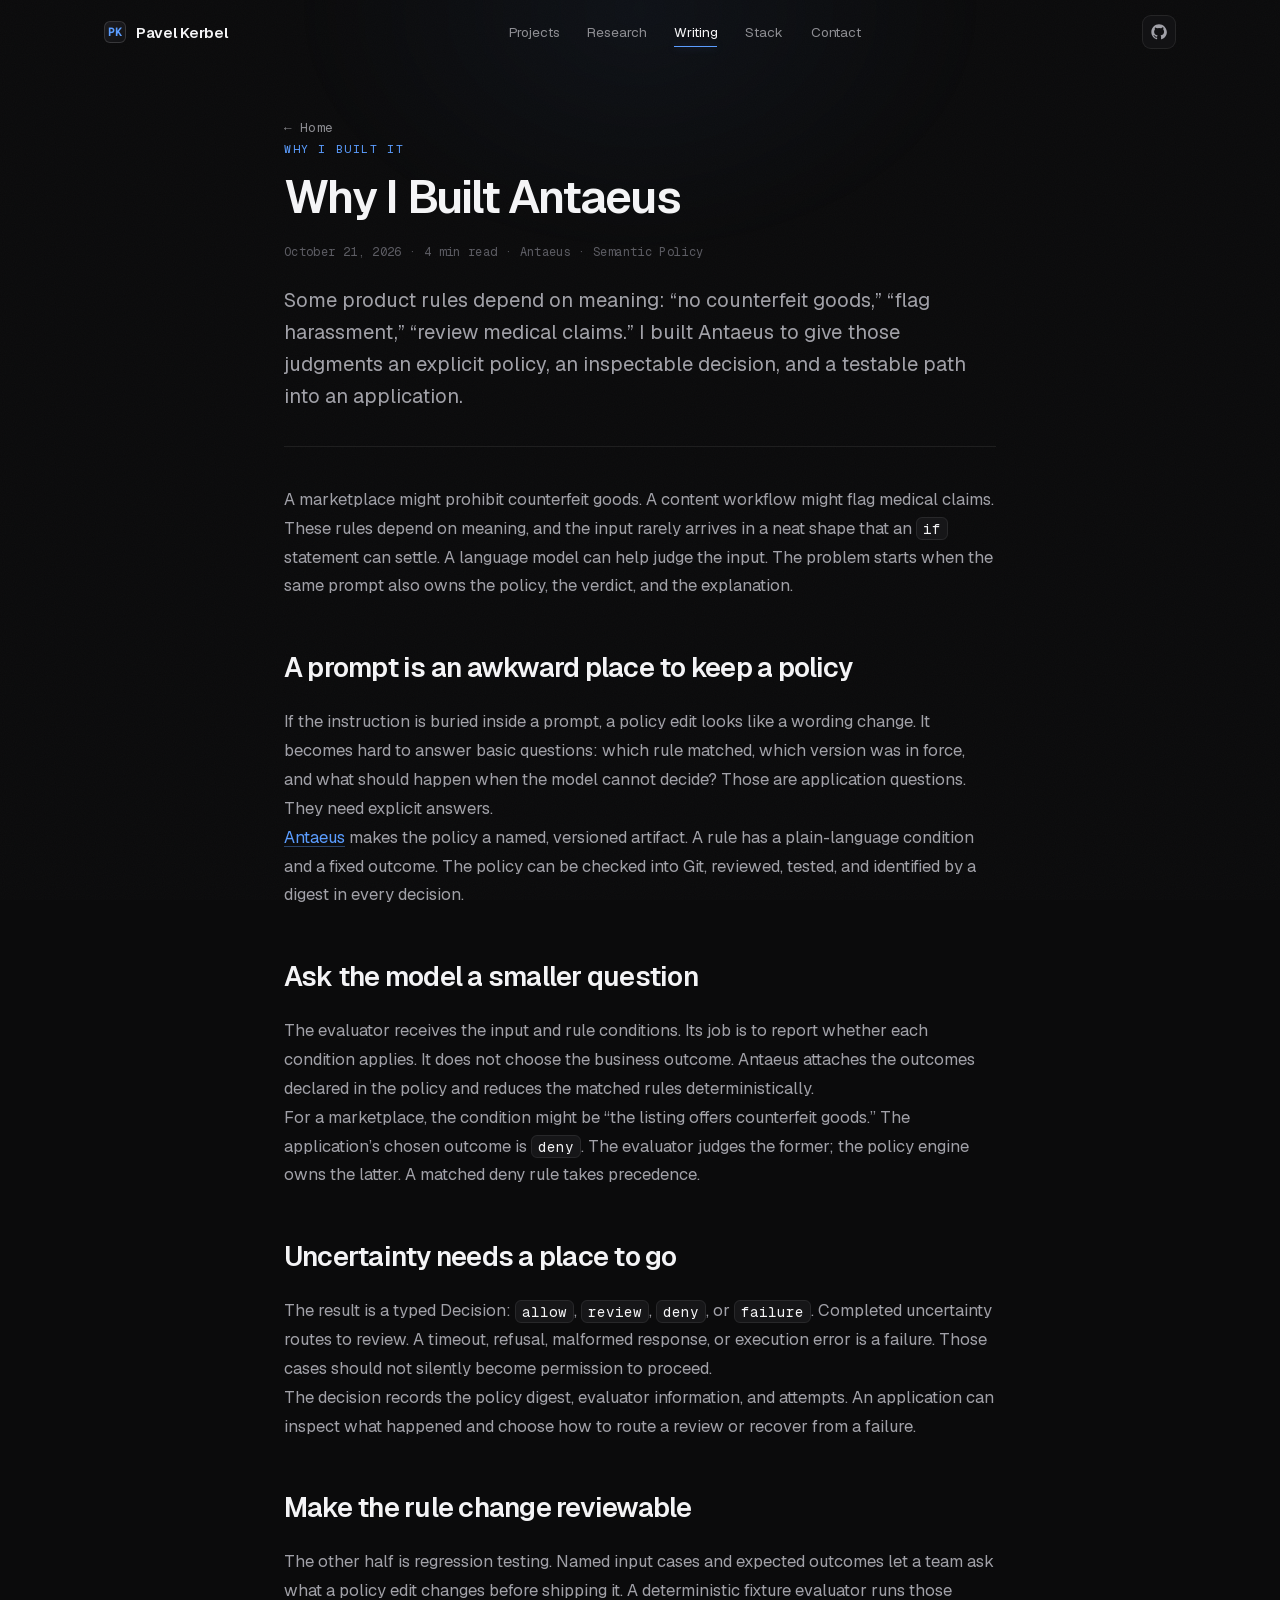
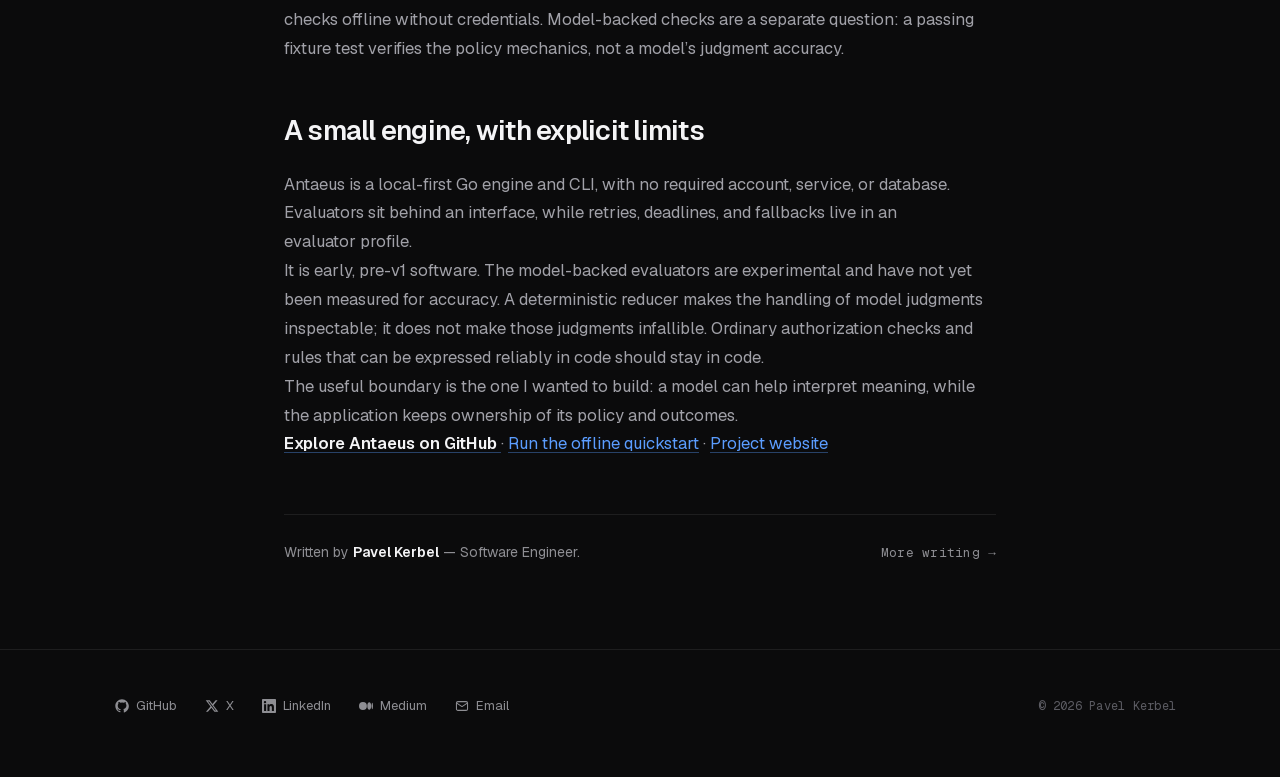
<file: blog/why-i-built-antaeus/index.html>
<!DOCTYPE html>
<html lang="en">
<head>
<meta charset="UTF-8">
  <!-- Google tag (gtag.js) -->
  <script async src="https://www.googletagmanager.com/gtag/js?id=G-NZ51RTLZ8E">
</script>
  <script>
    window.dataLayer = window.dataLayer || [];
    function gtag(){dataLayer.push(arguments);}
    gtag('js', new Date());

    gtag('config', 'G-NZ51RTLZ8E');
  </script>
<meta name="viewport" content="width=device-width, initial-scale=1.0">
<title>Why I Built Antaeus — Pavel Kerbel</title>
<meta name="description" content="Turning plain-language policies into versioned, testable decisions: why Antaeus separates model judgment from deterministic application outcomes.">
<meta name="author" content="Pavel Kerbel">
<link rel="canonical" href="https://pavelkerbel.com/blog/why-i-built-antaeus/">
<meta property="og:title" content="Why I Built Antaeus">
<meta property="og:description" content="Turning plain-language policies into versioned, testable decisions: why Antaeus separates model judgment from deterministic application outcomes.">
<meta property="og:type" content="article">
<meta property="og:url" content="https://pavelkerbel.com/blog/why-i-built-antaeus/">
<meta property="og:site_name" content="Pavel Kerbel">
<meta property="og:image" content="https://pavelkerbel.com/assets/og/home.png">
<meta property="article:published_time" content="2026-10-21T09:00:00+00:00">
<meta property="article:modified_time" content="2026-10-21T09:00:00+00:00">
<meta name="twitter:card" content="summary_large_image">
<meta name="twitter:site" content="@kerbelp">
<meta name="twitter:title" content="Why I Built Antaeus">
<meta name="twitter:description" content="Turning plain-language policies into versioned, testable decisions: why Antaeus separates model judgment from deterministic application outcomes.">
<meta name="twitter:image" content="https://pavelkerbel.com/assets/og/home.png">
<link rel="stylesheet" href="../../style.css">
<link rel="stylesheet" href="../../blog.css">
<link rel="icon" href="../../favicon.svg" type="image/svg+xml">
<meta name="theme-color" content="#0B0B0C">
<script type="application/ld+json">{
  "@context": "https://schema.org",
  "@type": "BlogPosting",
  "headline": "Why I Built Antaeus",
  "description": "Turning plain-language policies into versioned, testable decisions: why Antaeus separates model judgment from deterministic application outcomes.",
  "url": "https://pavelkerbel.com/blog/why-i-built-antaeus/",
  "mainEntityOfPage": "https://pavelkerbel.com/blog/why-i-built-antaeus/",
  "datePublished": "2026-10-21",
  "dateModified": "2026-10-21",
  "inLanguage": "en-US",
  "author": {
    "@type": "Person",
    "name": "Pavel Kerbel",
    "url": "https://pavelkerbel.com/"
  }
}</script>
</head>
<body>
  <div class="grain">
</div>

  <!-- Header -->
  <header class="hdr" id="header">
    <div class="wrap hdr-in">
      <a class="brand" href="../../">
        <span class="mark">PK</span>
        Pavel Kerbel
      </a>
      <nav class="nav">
        <a href="../../#projects" class="nav-link">Projects</a>
        <a href="../../#research" class="nav-link">Research</a>
        <a href="../" class="nav-link active">Writing</a>
        <a href="../../#stack" class="nav-link">Stack</a>
        <a href="../../#contact" class="nav-link">Contact</a>
      </nav>
      <div class="hdr-right">
        <a class="icon-btn" href="https://github.com/kerbelp" target="_blank" rel="noreferrer" aria-label="GitHub">
          <svg viewBox="0 0 24 24" fill="currentColor">
<path d="M12 .5C5.7.5.5 5.7.5 12c0 5.1 3.3 9.4 7.9 10.9.6.1.8-.2.8-.5v-2c-3.2.7-3.9-1.4-3.9-1.4-.5-1.3-1.3-1.7-1.3-1.7-1.1-.7.1-.7.1-.7 1.2.1 1.8 1.2 1.8 1.2 1 1.8 2.7 1.3 3.4 1 .1-.8.4-1.3.7-1.6-2.6-.3-5.3-1.3-5.3-5.8 0-1.3.5-2.3 1.2-3.1-.1-.3-.5-1.5.1-3.1 0 0 1-.3 3.3 1.2a11.5 11.5 0 0 1 6 0C17.3 4.6 18.3 5 18.3 5c.6 1.6.2 2.8.1 3.1.8.8 1.2 1.8 1.2 3.1 0 4.5-2.7 5.5-5.3 5.8.4.4.8 1.1.8 2.2v3.3c0 .3.2.6.8.5 4.6-1.5 7.9-5.8 7.9-10.9C23.5 5.7 18.3.5 12 .5Z"/>
</svg>
        </a>
      </div>
    </div>
  </header>

<main>
<article class="article" data-tags="antaeus,semantic-policy,open-source">
<div class="read">
<a class="backlink" href="../../">← Home</a>
<header class="article-head">
<span class="article-tag">Why I Built It</span>
<h1>Why I Built Antaeus</h1>
<div class="article-meta">October 21, 2026 · 4 min read · Antaeus · Semantic Policy</div>
<p class="article-lede">Some product rules depend on meaning: “no counterfeit goods,” “flag harassment,” “review medical claims.” I built Antaeus to give those judgments an explicit policy, an inspectable decision, and a testable path into an application.</p>
</header>
<div class="prose">
<p>A marketplace might prohibit counterfeit goods. A content workflow might flag medical claims. These rules depend on meaning, and the input rarely arrives in a neat shape that an <code>if</code> statement can settle. A language model can help judge the input. The problem starts when the same prompt also owns the policy, the verdict, and the explanation.</p>
<h2>A prompt is an awkward place to keep a policy</h2>
<p>If the instruction is buried inside a prompt, a policy edit looks like a wording change. It becomes hard to answer basic questions: which rule matched, which version was in force, and what should happen when the model cannot decide? Those are application questions. They need explicit answers.</p>
<p>
<a href="https://github.com/antaeusio/antaeus">Antaeus</a> makes the policy a named, versioned artifact. A rule has a plain-language condition and a fixed outcome. The policy can be checked into Git, reviewed, tested, and identified by a digest in every decision.</p>
<h2>Ask the model a smaller question</h2>
<p>The evaluator receives the input and rule conditions. Its job is to report whether each condition applies. It does not choose the business outcome. Antaeus attaches the outcomes declared in the policy and reduces the matched rules deterministically.</p>
<p>For a marketplace, the condition might be “the listing offers counterfeit goods.” The application’s chosen outcome is <code>deny</code>. The evaluator judges the former; the policy engine owns the latter. A matched deny rule takes precedence.</p>
<h2>Uncertainty needs a place to go</h2>
<p>The result is a typed Decision: <code>allow</code>, <code>review</code>, <code>deny</code>, or <code>failure</code>. Completed uncertainty routes to review. A timeout, refusal, malformed response, or execution error is a failure. Those cases should not silently become permission to proceed.</p>
<p>The decision records the policy digest, evaluator information, and attempts. An application can inspect what happened and choose how to route a review or recover from a failure.</p>
<h2>Make the rule change reviewable</h2>
<p>The other half is regression testing. Named input cases and expected outcomes let a team ask what a policy edit changes before shipping it. A deterministic fixture evaluator runs those checks offline without credentials. Model-backed checks are a separate question: a passing fixture test verifies the policy mechanics, not a model’s judgment accuracy.</p>
<h2>A small engine, with explicit limits</h2>
<p>Antaeus is a local-first Go engine and CLI, with no required account, service, or database. Evaluators sit behind an interface, while retries, deadlines, and fallbacks live in an evaluator profile.</p>
<p>It is early, pre-v1 software. The model-backed evaluators are experimental and have not yet been measured for accuracy. A deterministic reducer makes the handling of model judgments inspectable; it does not make those judgments infallible. Ordinary authorization checks and rules that can be expressed reliably in code should stay in code.</p>
<p>The useful boundary is the one I wanted to build: a model can help interpret meaning, while the application keeps ownership of its policy and outcomes.</p>
<p>
<a href="https://github.com/antaeusio/antaeus">
<strong>Explore Antaeus on GitHub</strong>
</a> · <a href="https://github.com/antaeusio/antaeus/blob/main/docs/quickstart.md">Run the offline quickstart</a> · <a href="https://antaeus.io/">Project website</a>
</p>
</div>
<div class="article-foot">
<span class="sig">Written by <b>Pavel Kerbel</b> — Software Engineer.</span>
<a class="backlink" href="../../blog/">More writing →</a>
</div>
</div>
</article>
</main>  <!-- Footer -->
  <footer class="footer">
    <div class="wrap footer-in">
      <div class="footer-links">
        <a href="https://github.com/kerbelp" target="_blank" rel="noreferrer">
<svg viewBox="0 0 24 24" fill="currentColor">
<path d="M12 .5C5.7.5.5 5.7.5 12c0 5.1 3.3 9.4 7.9 10.9.6.1.8-.2.8-.5v-2c-3.2.7-3.9-1.4-3.9-1.4-.5-1.3-1.3-1.7-1.3-1.7-1.1-.7.1-.7.1-.7 1.2.1 1.8 1.2 1.8 1.2 1 1.8 2.7 1.3 3.4 1 .1-.8.4-1.3.7-1.6-2.6-.3-5.3-1.3-5.3-5.8 0-1.3.5-2.3 1.2-3.1-.1-.3-.5-1.5.1-3.1 0 0 1-.3 3.3 1.2a11.5 11.5 0 0 1 6 0C17.3 4.6 18.3 5 18.3 5c.6 1.6.2 2.8.1 3.1.8.8 1.2 1.8 1.2 3.1 0 4.5-2.7 5.5-5.3 5.8.4.4.8 1.1.8 2.2v3.3c0 .3.2.6.8.5 4.6-1.5 7.9-5.8 7.9-10.9C23.5 5.7 18.3.5 12 .5Z"/>
</svg> GitHub</a>
        <a href="https://x.com/kerbelp" target="_blank" rel="noreferrer">
<svg viewBox="0 0 24 24" fill="currentColor">
<path d="M18.244 2.25h3.308l-7.227 8.26 8.502 11.24H16.17l-5.214-6.817L4.99 21.75H1.68l7.73-8.835L1.254 2.25H8.08l4.713 6.231zm-1.161 17.52h1.833L7.084 4.126H5.117z"/>
</svg> X</a>
        <a href="https://www.linkedin.com/in/kerbelp/" target="_blank" rel="noreferrer">
<svg viewBox="0 0 24 24" fill="currentColor">
<path d="M20.45 20.45h-3.56v-5.57c0-1.33-.02-3.04-1.85-3.04-1.85 0-2.14 1.45-2.14 2.94v5.67H9.35V9h3.41v1.56h.05c.48-.9 1.64-1.85 3.37-1.85 3.6 0 4.27 2.37 4.27 5.46v6.28ZM5.34 7.43a2.07 2.07 0 1 1 0-4.13 2.07 2.07 0 0 1 0 4.13ZM7.12 20.45H3.55V9h3.57v11.45ZM22.22 0H1.77C.79 0 0 .77 0 1.73v20.54C0 23.22.79 24 1.77 24h20.45c.98 0 1.78-.78 1.78-1.73V1.73C24 .77 23.2 0 22.22 0Z"/>
</svg> LinkedIn</a>
        <a href="https://medium.com/@kerbelp" target="_blank" rel="noreferrer">
<svg viewBox="0 0 24 24" fill="currentColor">
<path d="M13.54 12a6.8 6.8 0 0 1-6.77 6.82A6.8 6.8 0 0 1 0 12a6.8 6.8 0 0 1 6.77-6.82A6.8 6.8 0 0 1 13.54 12zM20.96 12c0 3.54-1.51 6.42-3.38 6.42-1.87 0-3.39-2.88-3.39-6.42s1.52-6.42 3.39-6.42 3.38 2.88 3.38 6.42M24 12c0 3.17-.53 5.75-1.19 5.75-.66 0-1.19-2.58-1.19-5.75s.53-5.75 1.19-5.75S24 8.83 24 12z"/>
</svg> Medium</a>
        <a href="mailto:hello@pavelkerbel.com">
<svg viewBox="0 0 24 24" fill="none" stroke="currentColor" stroke-width="1.8" stroke-linecap="round" stroke-linejoin="round">
<rect x="2.5" y="4.5" width="19" height="15" rx="2.5"/>
<path d="m3 7 9 6 9-6"/>
</svg> Email</a>
      </div>
      <span class="copyright">© 2026 Pavel Kerbel</span>
    </div>
  </footer>

  <script>
    document.documentElement.classList.add('ready');
    var hdr = document.getElementById('header');
    var onScroll = function () { hdr.classList.toggle('scrolled', window.scrollY > 8); };
    onScroll();
    window.addEventListener('scroll', onScroll, { passive: true });
  </script>
</body>
</html>
</file>
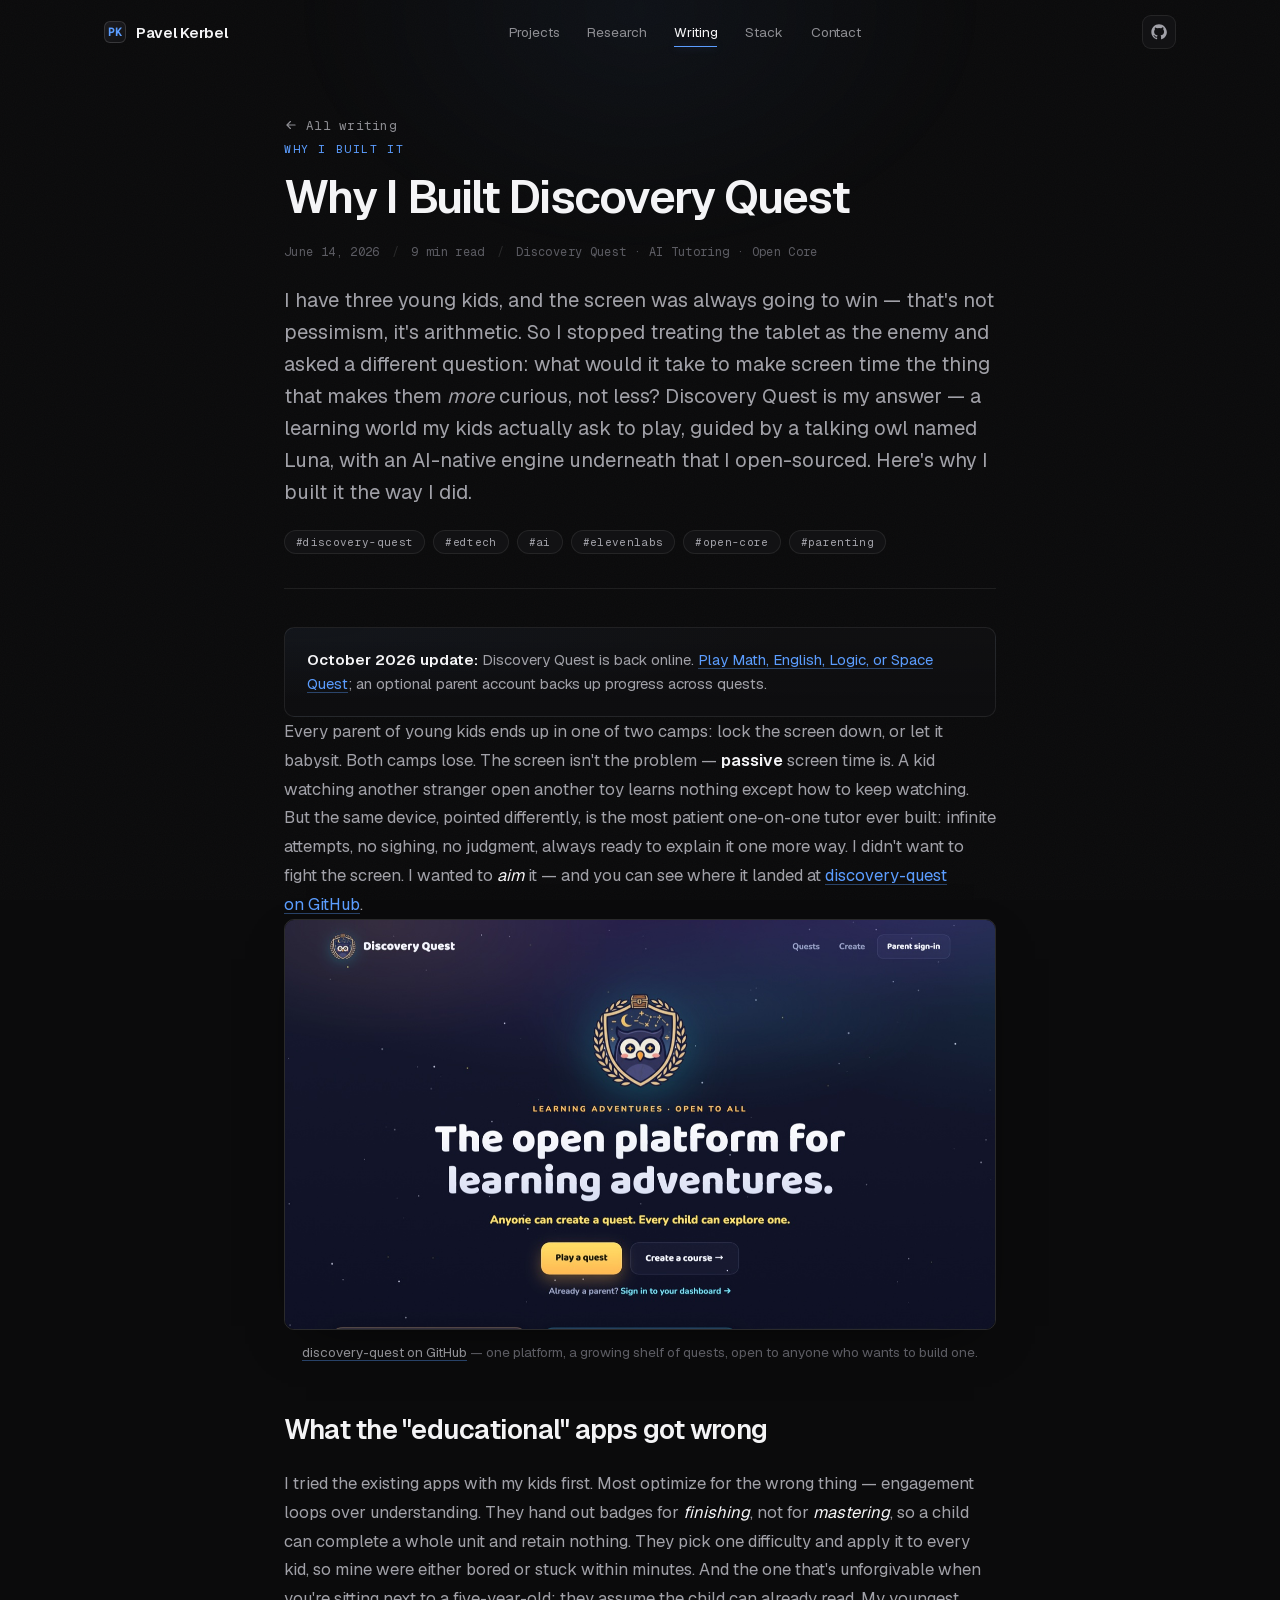
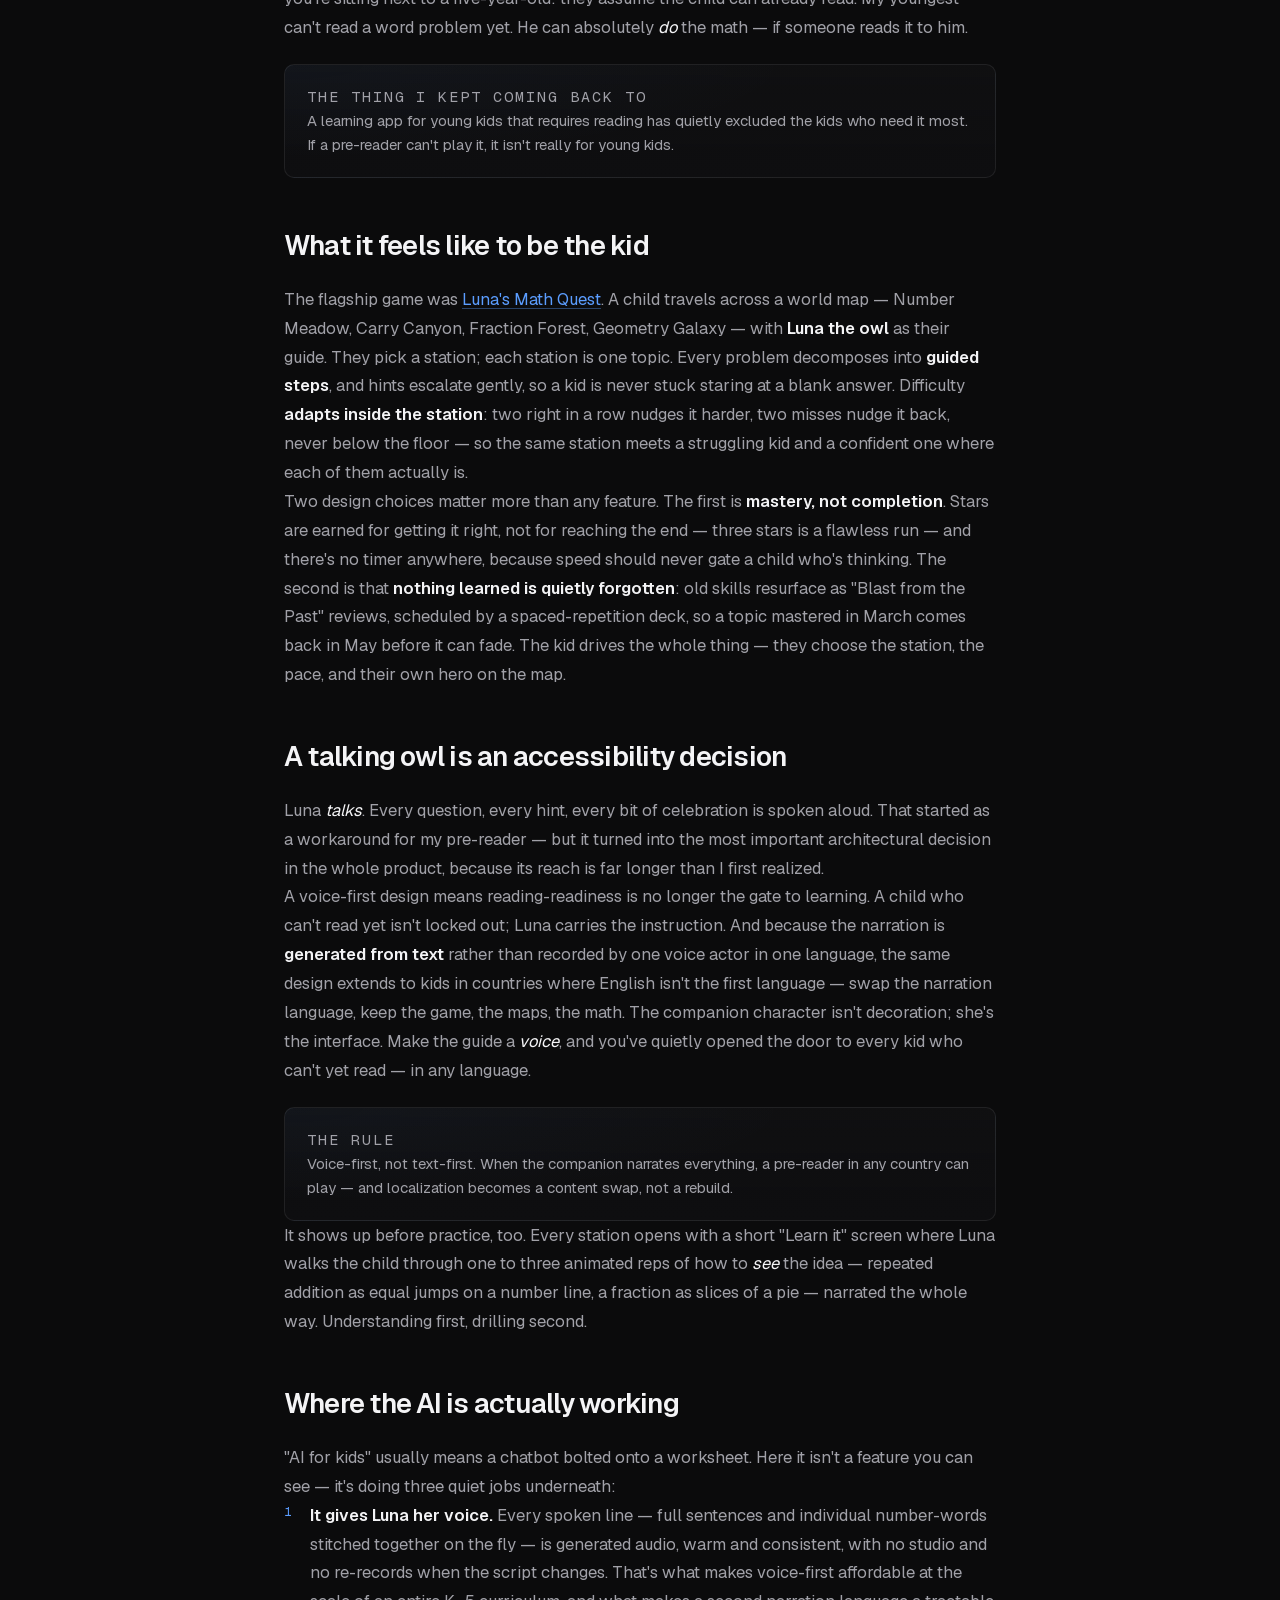
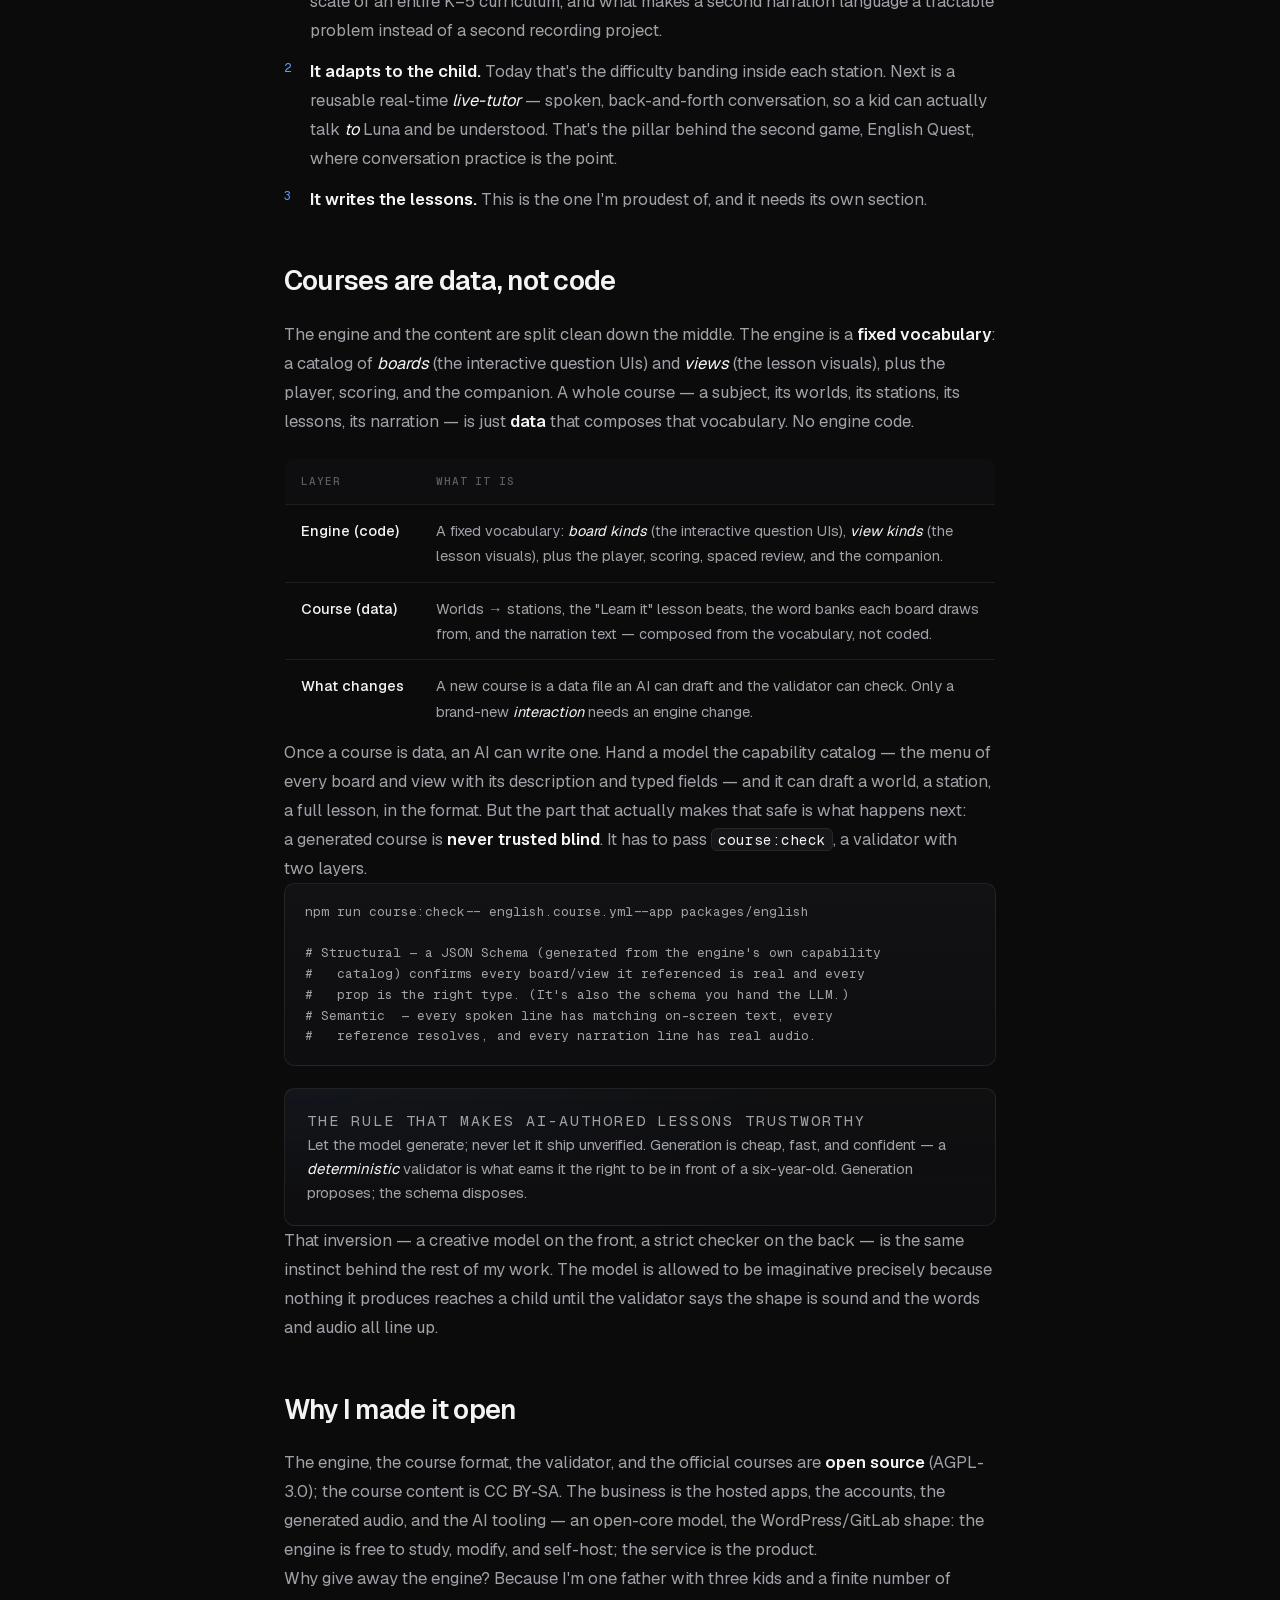
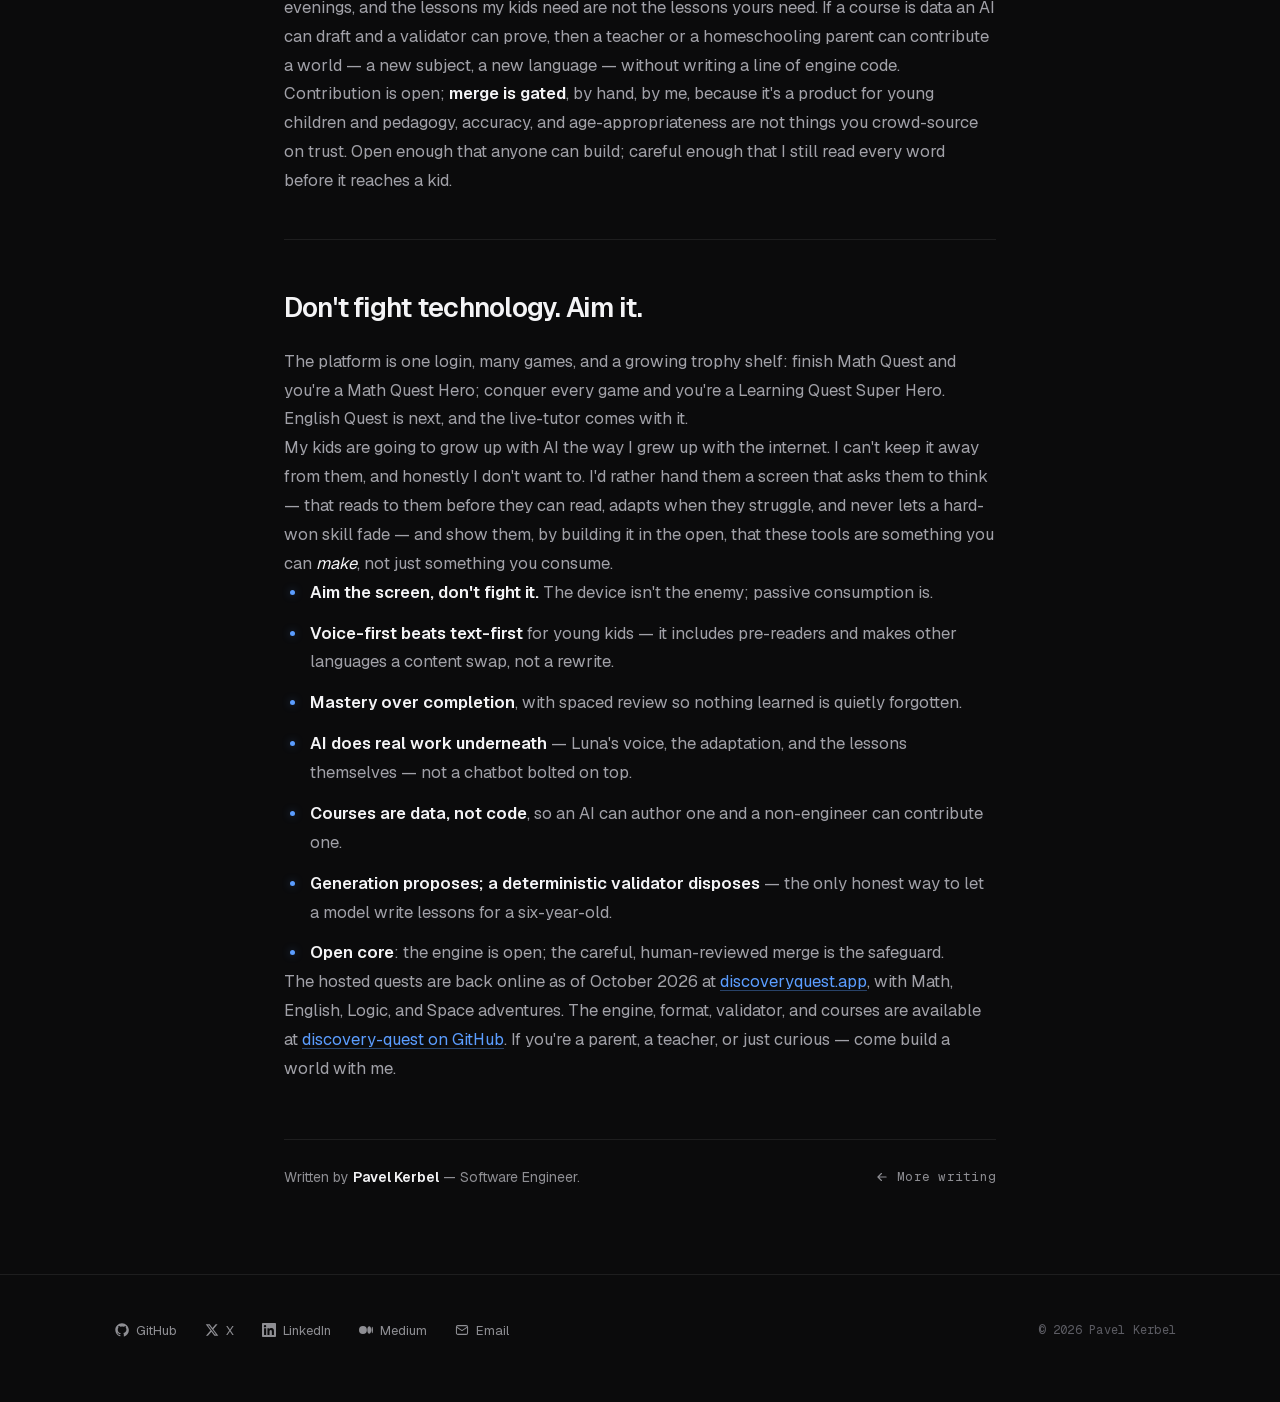
<file: blog/why-i-built-discovery-quest/index.html>
<!DOCTYPE html>
<html lang="en">
<head>
  <meta charset="UTF-8">
  <!-- Google tag (gtag.js) -->
  <script async src="https://www.googletagmanager.com/gtag/js?id=G-NZ51RTLZ8E"></script>
  <script>
    window.dataLayer = window.dataLayer || [];
    function gtag(){dataLayer.push(arguments);}
    gtag('js', new Date());

    gtag('config', 'G-NZ51RTLZ8E');
  </script>
  <meta name="viewport" content="width=device-width, initial-scale=1.0">
  <title>Why I Built Discovery Quest — Pavel Kerbel</title>

  <!-- SEO -->
  <meta name="description" content="A father of three on turning inevitable screen time into a curiosity engine: Discovery Quest, a voice-first learning world guided by Luna the owl, with an AI-native open-core engine where courses are data an AI can draft and a validator can prove.">
  <meta name="keywords" content="Discovery Quest, kids learning app, AI tutor for kids, edtech, ElevenLabs narration, voice-first learning, open core, AGPL, courses as data, spaced repetition, Luna the owl, math quest, AI in education">
  <link rel="canonical" href="https://pavelkerbel.com/blog/why-i-built-discovery-quest/">
  <meta property="og:title" content="Why I Built Discovery Quest">
  <meta property="og:description" content="Don't fight the screen — aim it. A father of three on building a voice-first learning world for kids, with an AI-native open-core engine where courses are data an AI can draft and a validator can prove.">
  <meta property="og:type" content="article">
  <meta property="og:url" content="https://pavelkerbel.com/blog/why-i-built-discovery-quest/">
  <meta name="author" content="Pavel Kerbel">

  <!-- Icons & theme -->
  <link rel="icon" href="../../favicon.svg" type="image/svg+xml">
  <link rel="icon" href="../../favicon-32x32.png" sizes="32x32" type="image/png">
  <link rel="apple-touch-icon" href="../../apple-touch-icon.png">
  <meta name="theme-color" content="#0B0B0C">

  <!-- Open Graph image + site -->
  <meta property="og:site_name" content="Pavel Kerbel">
  <meta property="og:locale" content="en_US">
  <meta property="og:image" content="https://pavelkerbel.com/assets/og/why-i-built-discovery-quest.png">
  <meta property="og:image:secure_url" content="https://pavelkerbel.com/assets/og/why-i-built-discovery-quest.png">
  <meta property="og:image:type" content="image/png">
  <meta property="og:image:width" content="1200">
  <meta property="og:image:height" content="630">
  <meta property="og:image:alt" content="Why I Built Discovery Quest">
  <meta property="article:published_time" content="2026-06-14T09:00:00+00:00">
  <meta property="article:modified_time" content="2026-06-14T09:00:00+00:00">
  <meta property="article:author" content="Pavel Kerbel">
  <meta property="article:section" content="Why I Built It">
  <meta property="article:tag" content="discovery-quest">
  <meta property="article:tag" content="edtech">
  <meta property="article:tag" content="ai">
  <meta property="article:tag" content="elevenlabs">
  <meta property="article:tag" content="open-core">

  <!-- Twitter card -->
  <meta name="twitter:card" content="summary_large_image">
  <meta name="twitter:site" content="@kerbelp">
  <meta name="twitter:creator" content="@kerbelp">
  <meta name="twitter:title" content="Why I Built Discovery Quest">
  <meta name="twitter:description" content="Don't fight the screen — aim it. A father of three on a voice-first learning world for kids, with an open-core engine where courses are data an AI can draft and a validator can prove.">
  <meta name="twitter:image" content="https://pavelkerbel.com/assets/og/why-i-built-discovery-quest.png">
  <meta name="twitter:image:alt" content="Why I Built Discovery Quest">

  <!-- Structured data -->
  <script type="application/ld+json">
{
  "@context": "https://schema.org",
  "@type": "BlogPosting",
  "headline": "Why I Built Discovery Quest",
  "description": "A father of three on turning inevitable screen time into a curiosity engine: Discovery Quest, a voice-first learning world guided by Luna the owl, with an AI-native open-core engine where courses are data an AI can draft and a validator can prove.",
  "image": "https://pavelkerbel.com/assets/og/why-i-built-discovery-quest.png",
  "datePublished": "2026-06-14T09:00:00+00:00",
  "dateModified": "2026-10-21T09:00:00+00:00",
  "author": {
    "@type": "Person",
    "name": "Pavel Kerbel",
    "url": "https://pavelkerbel.com/",
    "sameAs": [
      "https://github.com/kerbelp",
      "https://www.linkedin.com/in/kerbelp/"
    ]
  },
  "publisher": {
    "@type": "Person",
    "name": "Pavel Kerbel",
    "url": "https://pavelkerbel.com/"
  },
  "mainEntityOfPage": {
    "@type": "WebPage",
    "@id": "https://pavelkerbel.com/blog/why-i-built-discovery-quest/"
  },
  "url": "https://pavelkerbel.com/blog/why-i-built-discovery-quest/",
  "articleSection": "Why I Built It",
  "keywords": "discovery-quest, edtech, ai, elevenlabs, open-core, voice-first, spaced-repetition",
  "inLanguage": "en-US"
}
  </script>
  <script type="application/ld+json">
{
  "@context": "https://schema.org",
  "@type": "BreadcrumbList",
  "itemListElement": [
    {
      "@type": "ListItem",
      "position": 1,
      "name": "Home",
      "item": "https://pavelkerbel.com/"
    },
    {
      "@type": "ListItem",
      "position": 2,
      "name": "Writing",
      "item": "https://pavelkerbel.com/blog/"
    },
    {
      "@type": "ListItem",
      "position": 3,
      "name": "Why I Built Discovery Quest",
      "item": "https://pavelkerbel.com/blog/why-i-built-discovery-quest/"
    }
  ]
}
  </script>

  <link rel="stylesheet" href="../../style.css">
  <link rel="stylesheet" href="../../blog.css">
</head>
<body>
  <div class="grain"></div>

  <!-- Header -->
  <header class="hdr" id="header">
    <div class="wrap hdr-in">
      <a class="brand" href="../../">
        <span class="mark">PK</span>
        Pavel Kerbel
      </a>
      <nav class="nav">
        <a href="../../#projects" class="nav-link">Projects</a>
        <a href="../../#research" class="nav-link">Research</a>
        <a href="../" class="nav-link active">Writing</a>
        <a href="../../#stack" class="nav-link">Stack</a>
        <a href="../../#contact" class="nav-link">Contact</a>
      </nav>
      <div class="hdr-right">
        <a class="icon-btn" href="https://github.com/kerbelp" target="_blank" rel="noreferrer" aria-label="GitHub">
          <svg viewBox="0 0 24 24" fill="currentColor"><path d="M12 .5C5.7.5.5 5.7.5 12c0 5.1 3.3 9.4 7.9 10.9.6.1.8-.2.8-.5v-2c-3.2.7-3.9-1.4-3.9-1.4-.5-1.3-1.3-1.7-1.3-1.7-1.1-.7.1-.7.1-.7 1.2.1 1.8 1.2 1.8 1.2 1 1.8 2.7 1.3 3.4 1 .1-.8.4-1.3.7-1.6-2.6-.3-5.3-1.3-5.3-5.8 0-1.3.5-2.3 1.2-3.1-.1-.3-.5-1.5.1-3.1 0 0 1-.3 3.3 1.2a11.5 11.5 0 0 1 6 0C17.3 4.6 18.3 5 18.3 5c.6 1.6.2 2.8.1 3.1.8.8 1.2 1.8 1.2 3.1 0 4.5-2.7 5.5-5.3 5.8.4.4.8 1.1.8 2.2v3.3c0 .3.2.6.8.5 4.6-1.5 7.9-5.8 7.9-10.9C23.5 5.7 18.3.5 12 .5Z"/></svg>
        </a>
      </div>
    </div>
  </header>

  <main>
    <article class="article" data-tags="discovery-quest,edtech,ai,elevenlabs,open-core,parenting">
      <div class="read">
        <a class="backlink" href="../">
          <svg viewBox="0 0 24 24" fill="none" stroke="currentColor" stroke-width="2" stroke-linecap="round" stroke-linejoin="round"><path d="M19 12H5M11 18l-6-6 6-6"/></svg>
          All writing
        </a>

        <header class="article-head">
          <span class="article-tag">Why I Built It</span>
          <h1>Why I Built Discovery Quest</h1>
          <div class="article-meta">
            <span>June 14, 2026</span>
            <span class="sep">/</span>
            <span>9 min read</span>
            <span class="sep">/</span>
            <span>Discovery Quest · AI Tutoring · Open Core</span>
          </div>
          <p class="article-lede">
            I have three young kids, and the screen was always going to win — that's not pessimism, it's arithmetic. So I stopped treating the tablet as the enemy and asked a different question: what would it take to make screen time the thing that makes them <em>more</em> curious, not less? <a href="https://discoveryquest.app/" target="_blank" rel="noreferrer">Discovery Quest</a> is my answer — a learning world my kids actually ask to play, guided by a talking owl named Luna, with an AI-native engine underneath that I open-sourced. Here's why I built it the way I did.
          </p>
          <div class="tags">
            <a class="tag-chip" href="../?tag=discovery-quest">#discovery-quest</a>
            <a class="tag-chip" href="../?tag=edtech">#edtech</a>
            <a class="tag-chip" href="../?tag=ai">#ai</a>
            <a class="tag-chip" href="../?tag=elevenlabs">#elevenlabs</a>
            <a class="tag-chip" href="../?tag=open-core">#open-core</a>
            <a class="tag-chip" href="../?tag=parenting">#parenting</a>
          </div>
        </header>

        <div class="prose">
          <div class="callout"><p><strong>October 2026 update:</strong> Discovery Quest is back online. <a href="https://discoveryquest.app/">Play Math, English, Logic, or Space Quest</a>; an optional parent account backs up progress across quests.</p></div>
          <p>
            Every parent of young kids ends up in one of two camps: lock the screen down, or let it babysit. Both camps lose. The screen isn't the problem — <strong>passive</strong> screen time is. A kid watching another stranger open another toy learns nothing except how to keep watching. But the same device, pointed differently, is the most patient one-on-one tutor ever built: infinite attempts, no sighing, no judgment, always ready to explain it one more way. I didn't want to fight the screen. I wanted to <em>aim</em> it — and you can see where it landed at <a href="https://github.com/discoveryquest/discovery-quest" target="_blank" rel="noreferrer">discovery-quest on GitHub</a>.
          </p>

          <figure>
            <img src="../../assets/blog/discovery-quest-hero.jpg" width="1400" height="806" loading="lazy" alt="The Discovery Quest home page — an owl crest above the headline 'The open platform for learning adventures,' with 'Play a quest' and 'Create a course' buttons.">
            <figcaption><a href="https://github.com/discoveryquest/discovery-quest" target="_blank" rel="noreferrer">discovery-quest on GitHub</a> — one platform, a growing shelf of quests, open to anyone who wants to build one.</figcaption>
          </figure>

          <h2>What the "educational" apps got wrong</h2>
          <p>
            I tried the existing apps with my kids first. Most optimize for the wrong thing — engagement loops over understanding. They hand out badges for <em>finishing</em>, not for <em>mastering</em>, so a child can complete a whole unit and retain nothing. They pick one difficulty and apply it to every kid, so mine were either bored or stuck within minutes. And the one that's unforgivable when you're sitting next to a five-year-old: they assume the child can already read. My youngest can't read a word problem yet. He can absolutely <em>do</em> the math — if someone reads it to him.
          </p>
          <div class="callout">
            <p class="callout-label">The thing I kept coming back to</p>
            <p>A learning app for young kids that requires reading has quietly excluded the kids who need it most. If a pre-reader can't play it, it isn't really for young kids.</p>
          </div>

          <h2>What it feels like to be the kid</h2>
          <p>
            The flagship game was <a href="https://github.com/discoveryquest/discovery-quest" target="_blank" rel="noreferrer">Luna's Math Quest</a>. A child travels across a world map — Number Meadow, Carry Canyon, Fraction Forest, Geometry Galaxy — with <strong>Luna the owl</strong> as their guide. They pick a station; each station is one topic. Every problem decomposes into <strong>guided steps</strong>, and hints escalate gently, so a kid is never stuck staring at a blank answer. Difficulty <strong>adapts inside the station</strong>: two right in a row nudges it harder, two misses nudge it back, never below the floor — so the same station meets a struggling kid and a confident one where each of them actually is.
          </p>
          <p>
            Two design choices matter more than any feature. The first is <strong>mastery, not completion</strong>. Stars are earned for getting it right, not for reaching the end — three stars is a flawless run — and there's no timer anywhere, because speed should never gate a child who's thinking. The second is that <strong>nothing learned is quietly forgotten</strong>: old skills resurface as "Blast from the Past" reviews, scheduled by a spaced-repetition deck, so a topic mastered in March comes back in May before it can fade. The kid drives the whole thing — they choose the station, the pace, and their own hero on the map.
          </p>

          <h2>A talking owl is an accessibility decision</h2>
          <p>
            Luna <em>talks</em>. Every question, every hint, every bit of celebration is spoken aloud. That started as a workaround for my pre-reader — but it turned into the most important architectural decision in the whole product, because its reach is far longer than I first realized.
          </p>
          <p>
            A voice-first design means reading-readiness is no longer the gate to learning. A child who can't read yet isn't locked out; Luna carries the instruction. And because the narration is <strong>generated from text</strong> rather than recorded by one voice actor in one language, the same design extends to kids in countries where English isn't the first language — swap the narration language, keep the game, the maps, the math. The companion character isn't decoration; she's the interface. Make the guide a <em>voice</em>, and you've quietly opened the door to every kid who can't yet read — in any language.
          </p>
          <div class="callout">
            <p class="callout-label">The rule</p>
            <p>Voice-first, not text-first. When the companion narrates everything, a pre-reader in any country can play — and localization becomes a content swap, not a rebuild.</p>
          </div>
          <p>
            It shows up before practice, too. Every station opens with a short "Learn it" screen where Luna walks the child through one to three animated reps of how to <em>see</em> the idea — repeated addition as equal jumps on a number line, a fraction as slices of a pie — narrated the whole way. Understanding first, drilling second.
          </p>

          <h2>Where the AI is actually working</h2>
          <p>
            "AI for kids" usually means a chatbot bolted onto a worksheet. Here it isn't a feature you can see — it's doing three quiet jobs underneath:
          </p>
          <ol>
            <li><strong>It gives Luna her voice.</strong> Every spoken line — full sentences and individual number-words stitched together on the fly — is generated audio, warm and consistent, with no studio and no re-records when the script changes. That's what makes voice-first affordable at the scale of an entire K–5 curriculum, and what makes a second narration language a tractable problem instead of a second recording project.</li>
            <li><strong>It adapts to the child.</strong> Today that's the difficulty banding inside each station. Next is a reusable real-time <em>live-tutor</em> — spoken, back-and-forth conversation, so a kid can actually talk <em>to</em> Luna and be understood. That's the pillar behind the second game, English Quest, where conversation practice is the point.</li>
            <li><strong>It writes the lessons.</strong> This is the one I'm proudest of, and it needs its own section.</li>
          </ol>

          <h2>Courses are data, not code</h2>
          <p>
            The engine and the content are split clean down the middle. The engine is a <strong>fixed vocabulary</strong>: a catalog of <em>boards</em> (the interactive question UIs) and <em>views</em> (the lesson visuals), plus the player, scoring, and the companion. A whole course — a subject, its worlds, its stations, its lessons, its narration — is just <strong>data</strong> that composes that vocabulary. No engine code.
          </p>
          <table class="rule-table">
            <thead>
              <tr><th>Layer</th><th>What it is</th></tr>
            </thead>
            <tbody>
              <tr><td>Engine (code)</td><td>A fixed vocabulary: <em>board kinds</em> (the interactive question UIs), <em>view kinds</em> (the lesson visuals), plus the player, scoring, spaced review, and the companion.</td></tr>
              <tr><td>Course (data)</td><td>Worlds → stations, the "Learn it" lesson beats, the word banks each board draws from, and the narration text — composed from the vocabulary, not coded.</td></tr>
              <tr><td>What changes</td><td>A new course is a data file an AI can draft and the validator can check. Only a brand-new <em>interaction</em> needs an engine change.</td></tr>
            </tbody>
          </table>
          <p>
            Once a course is data, an AI can write one. Hand a model the capability catalog — the menu of every board and view with its description and typed fields — and it can draft a world, a station, a full lesson, in the format. But the part that actually makes that safe is what happens next: a generated course is <strong>never trusted blind</strong>. It has to pass <code>course:check</code>, a validator with two layers.
          </p>
          <pre><code>npm run course:check -- english.course.yml --app packages/english

# Structural — a JSON Schema (generated from the engine's own capability
#   catalog) confirms every board/view it referenced is real and every
#   prop is the right type. (It's also the schema you hand the LLM.)
# Semantic  — every spoken line has matching on-screen text, every
#   reference resolves, and every narration line has real audio.</code></pre>
          <div class="callout">
            <p class="callout-label">The rule that makes AI-authored lessons trustworthy</p>
            <p>Let the model generate; never let it ship unverified. Generation is cheap, fast, and confident — a <em>deterministic</em> validator is what earns it the right to be in front of a six-year-old. Generation proposes; the schema disposes.</p>
          </div>
          <p>
            That inversion — a creative model on the front, a strict checker on the back — is the same instinct behind the rest of my work. The model is allowed to be imaginative precisely because nothing it produces reaches a child until the validator says the shape is sound and the words and audio all line up.
          </p>

          <h2>Why I made it open</h2>
          <p>
            The engine, the course format, the validator, and the official courses are <strong>open source</strong> (AGPL-3.0); the course content is CC BY-SA. The business is the hosted apps, the accounts, the generated audio, and the AI tooling — an open-core model, the WordPress/GitLab shape: the engine is free to study, modify, and self-host; the service is the product.
          </p>
          <p>
            Why give away the engine? Because I'm one father with three kids and a finite number of evenings, and the lessons my kids need are not the lessons yours need. If a course is data an AI can draft and a validator can prove, then a teacher or a homeschooling parent can contribute a world — a new subject, a new language — without writing a line of engine code. Contribution is open; <strong>merge is gated</strong>, by hand, by me, because it's a product for young children and pedagogy, accuracy, and age-appropriateness are not things you crowd-source on trust. Open enough that anyone can build; careful enough that I still read every word before it reaches a kid.
          </p>

          <hr>

          <h2>Don't fight technology. Aim it.</h2>
          <p>
            The platform is one login, many games, and a growing trophy shelf: finish Math Quest and you're a Math Quest Hero; conquer every game and you're a Learning Quest Super Hero. English Quest is next, and the live-tutor comes with it.
          </p>
          <p>
            My kids are going to grow up with AI the way I grew up with the internet. I can't keep it away from them, and honestly I don't want to. I'd rather hand them a screen that asks them to think — that reads to them before they can read, adapts when they struggle, and never lets a hard-won skill fade — and show them, by building it in the open, that these tools are something you can <em>make</em>, not just something you consume.
          </p>
          <ul>
            <li><strong>Aim the screen, don't fight it.</strong> The device isn't the enemy; passive consumption is.</li>
            <li><strong>Voice-first beats text-first</strong> for young kids — it includes pre-readers and makes other languages a content swap, not a rewrite.</li>
            <li><strong>Mastery over completion</strong>, with spaced review so nothing learned is quietly forgotten.</li>
            <li><strong>AI does real work underneath</strong> — Luna's voice, the adaptation, and the lessons themselves — not a chatbot bolted on top.</li>
            <li><strong>Courses are data, not code</strong>, so an AI can author one and a non-engineer can contribute one.</li>
            <li><strong>Generation proposes; a deterministic validator disposes</strong> — the only honest way to let a model write lessons for a six-year-old.</li>
            <li><strong>Open core</strong>: the engine is open; the careful, human-reviewed merge is the safeguard.</li>
          </ul>
          <p>
            The hosted quests are back online as of October 2026 at <a href="https://discoveryquest.app/">discoveryquest.app</a>, with Math, English, Logic, and Space adventures. The engine, format, validator, and courses are available at <a href="https://github.com/discoveryquest/discovery-quest" target="_blank" rel="noreferrer">discovery-quest on GitHub</a>. If you're a parent, a teacher, or just curious — come build a world with me.
          </p>
        </div>

        <div class="article-foot">
          <span class="sig">Written by <b>Pavel Kerbel</b> — Software Engineer.</span>
          <a class="backlink" href="../">
            <svg viewBox="0 0 24 24" fill="none" stroke="currentColor" stroke-width="2" stroke-linecap="round" stroke-linejoin="round"><path d="M19 12H5M11 18l-6-6 6-6"/></svg>
            More writing
          </a>
        </div>
      </div>
    </article>
  </main>

  <!-- Footer -->
  <footer class="footer">
    <div class="wrap footer-in">
      <div class="footer-links">
        <a href="https://github.com/kerbelp" target="_blank" rel="noreferrer"><svg viewBox="0 0 24 24" fill="currentColor"><path d="M12 .5C5.7.5.5 5.7.5 12c0 5.1 3.3 9.4 7.9 10.9.6.1.8-.2.8-.5v-2c-3.2.7-3.9-1.4-3.9-1.4-.5-1.3-1.3-1.7-1.3-1.7-1.1-.7.1-.7.1-.7 1.2.1 1.8 1.2 1.8 1.2 1 1.8 2.7 1.3 3.4 1 .1-.8.4-1.3.7-1.6-2.6-.3-5.3-1.3-5.3-5.8 0-1.3.5-2.3 1.2-3.1-.1-.3-.5-1.5.1-3.1 0 0 1-.3 3.3 1.2a11.5 11.5 0 0 1 6 0C17.3 4.6 18.3 5 18.3 5c.6 1.6.2 2.8.1 3.1.8.8 1.2 1.8 1.2 3.1 0 4.5-2.7 5.5-5.3 5.8.4.4.8 1.1.8 2.2v3.3c0 .3.2.6.8.5 4.6-1.5 7.9-5.8 7.9-10.9C23.5 5.7 18.3.5 12 .5Z"/></svg> GitHub</a>
        <a href="https://x.com/kerbelp" target="_blank" rel="noreferrer"><svg viewBox="0 0 24 24" fill="currentColor"><path d="M18.244 2.25h3.308l-7.227 8.26 8.502 11.24H16.17l-5.214-6.817L4.99 21.75H1.68l7.73-8.835L1.254 2.25H8.08l4.713 6.231zm-1.161 17.52h1.833L7.084 4.126H5.117z"/></svg> X</a>
        <a href="https://www.linkedin.com/in/kerbelp/" target="_blank" rel="noreferrer"><svg viewBox="0 0 24 24" fill="currentColor"><path d="M20.45 20.45h-3.56v-5.57c0-1.33-.02-3.04-1.85-3.04-1.85 0-2.14 1.45-2.14 2.94v5.67H9.35V9h3.41v1.56h.05c.48-.9 1.64-1.85 3.37-1.85 3.6 0 4.27 2.37 4.27 5.46v6.28ZM5.34 7.43a2.07 2.07 0 1 1 0-4.13 2.07 2.07 0 0 1 0 4.13ZM7.12 20.45H3.55V9h3.57v11.45ZM22.22 0H1.77C.79 0 0 .77 0 1.73v20.54C0 23.22.79 24 1.77 24h20.45c.98 0 1.78-.78 1.78-1.73V1.73C24 .77 23.2 0 22.22 0Z"/></svg> LinkedIn</a>
        <a href="https://medium.com/@kerbelp" target="_blank" rel="noreferrer"><svg viewBox="0 0 24 24" fill="currentColor"><path d="M13.54 12a6.8 6.8 0 0 1-6.77 6.82A6.8 6.8 0 0 1 0 12a6.8 6.8 0 0 1 6.77-6.82A6.8 6.8 0 0 1 13.54 12zM20.96 12c0 3.54-1.51 6.42-3.38 6.42-1.87 0-3.39-2.88-3.39-6.42s1.52-6.42 3.39-6.42 3.38 2.88 3.38 6.42M24 12c0 3.17-.53 5.75-1.19 5.75-.66 0-1.19-2.58-1.19-5.75s.53-5.75 1.19-5.75S24 8.83 24 12z"/></svg> Medium</a>
        <a href="mailto:hello@pavelkerbel.com"><svg viewBox="0 0 24 24" fill="none" stroke="currentColor" stroke-width="1.8" stroke-linecap="round" stroke-linejoin="round"><rect x="2.5" y="4.5" width="19" height="15" rx="2.5"/><path d="m3 7 9 6 9-6"/></svg> Email</a>
      </div>
      <span class="copyright">© 2026 Pavel Kerbel</span>
    </div>
  </footer>

  <script>
    document.documentElement.classList.add('ready');
    var hdr = document.getElementById('header');
    var onScroll = function () { hdr.classList.toggle('scrolled', window.scrollY > 8); };
    onScroll();
    window.addEventListener('scroll', onScroll, { passive: true });
  </script>
</body>
</html>
</file>
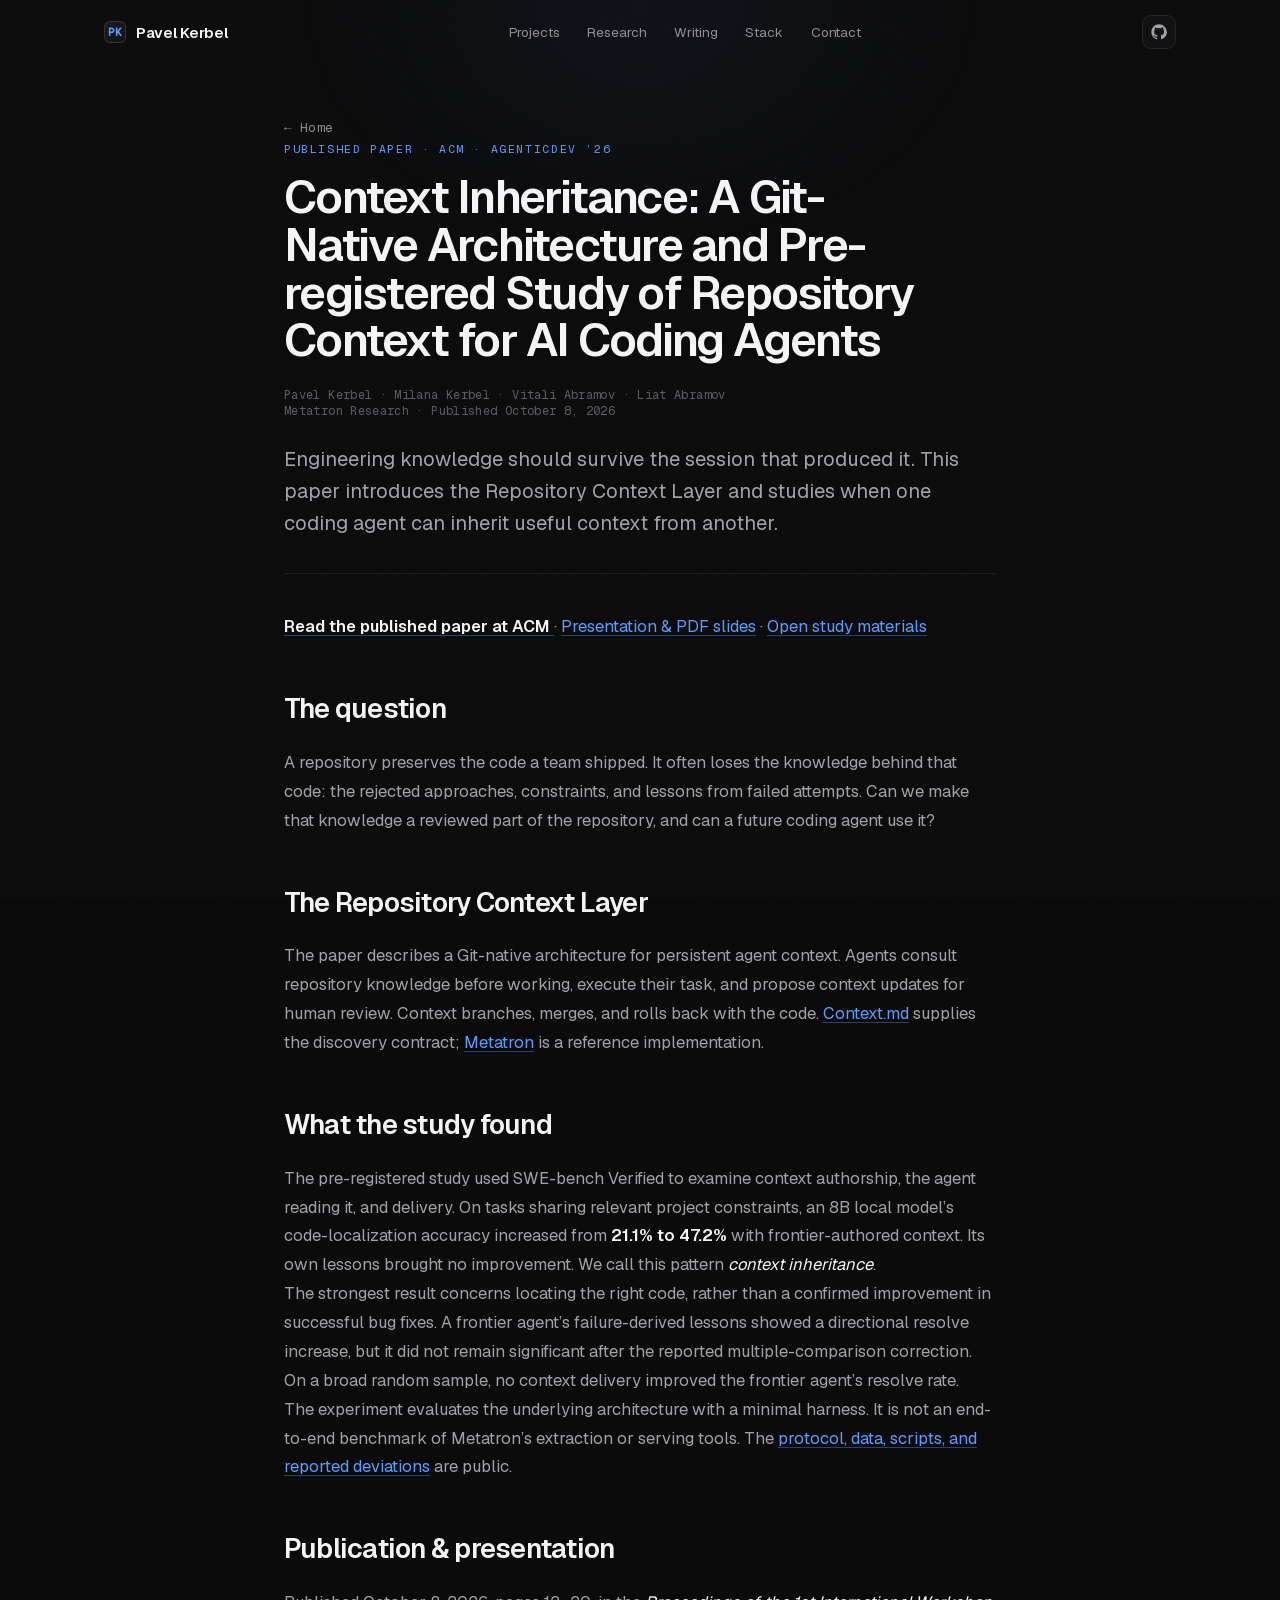
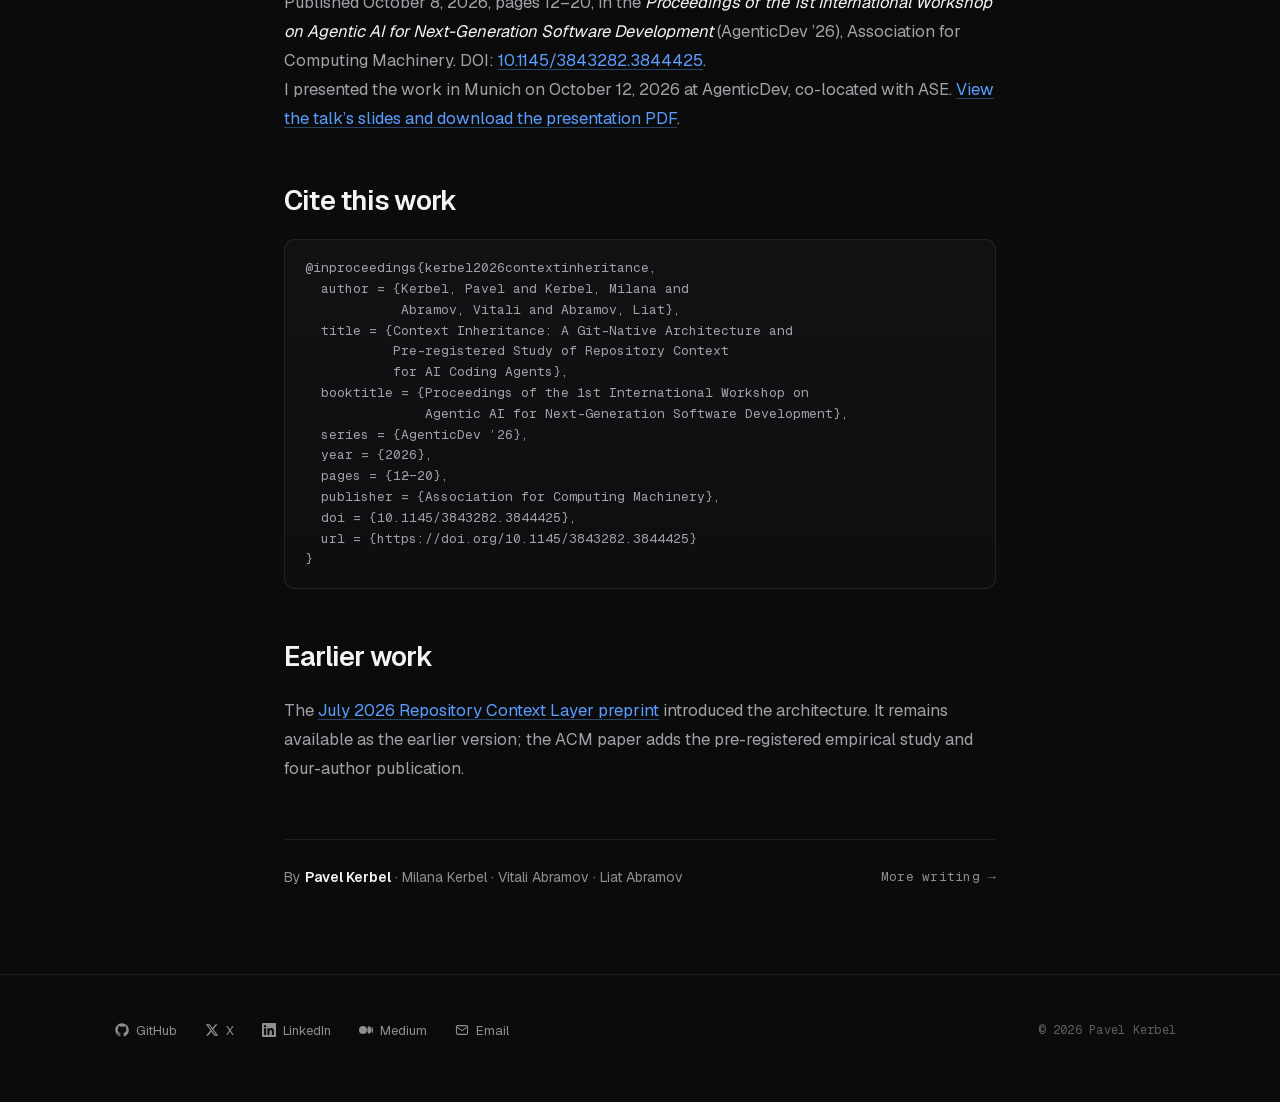
<file: papers/context-inheritance/index.html>
<!DOCTYPE html>
<html lang="en">
<head>
<meta charset="UTF-8">
  <!-- Google tag (gtag.js) -->
  <script async src="https://www.googletagmanager.com/gtag/js?id=G-NZ51RTLZ8E">
</script>
  <script>
    window.dataLayer = window.dataLayer || [];
    function gtag(){dataLayer.push(arguments);}
    gtag('js', new Date());

    gtag('config', 'G-NZ51RTLZ8E');
  </script>
<meta name="viewport" content="width=device-width, initial-scale=1.0">
<title>Context Inheritance: A Git-Native Architecture and Pre-registered Study of Repository Context for AI Coding Agents — Pavel Kerbel</title>
<meta name="description" content="Published ACM paper at AgenticDev ’26: architecture, pre-registered study, findings, replication materials, and the Munich presentation.">
<meta name="author" content="Pavel Kerbel">
<link rel="canonical" href="https://pavelkerbel.com/papers/context-inheritance/">
<meta property="og:title" content="Context Inheritance: A Git-Native Architecture and Pre-registered Study of Repository Context for AI Coding Agents">
<meta property="og:description" content="Published ACM paper at AgenticDev ’26: architecture, pre-registered study, findings, replication materials, and the Munich presentation.">
<meta property="og:type" content="article">
<meta property="og:url" content="https://pavelkerbel.com/papers/context-inheritance/">
<meta property="og:site_name" content="Pavel Kerbel">
<meta property="og:image" content="https://pavelkerbel.com/assets/og/home.png">
<meta property="article:published_time" content="2026-10-08T09:00:00+00:00">
<meta property="article:modified_time" content="2026-10-21T09:00:00+00:00">
<meta name="twitter:card" content="summary_large_image">
<meta name="twitter:site" content="@kerbelp">
<meta name="twitter:title" content="Context Inheritance: A Git-Native Architecture and Pre-registered Study of Repository Context for AI Coding Agents">
<meta name="twitter:description" content="Published ACM paper at AgenticDev ’26: architecture, pre-registered study, findings, replication materials, and the Munich presentation.">
<meta name="twitter:image" content="https://pavelkerbel.com/assets/og/home.png">
<link rel="stylesheet" href="../../style.css">
<link rel="stylesheet" href="../../blog.css">
<link rel="icon" href="../../favicon.svg" type="image/svg+xml">
<meta name="theme-color" content="#0B0B0C">
<meta name="citation_title" content="Context Inheritance: A Git-Native Architecture and Pre-registered Study of Repository Context for AI Coding Agents">
<meta name="citation_author" content="Kerbel, Pavel">
<meta name="citation_author" content="Kerbel, Milana">
<meta name="citation_author" content="Abramov, Vitali">
<meta name="citation_author" content="Abramov, Liat">
<meta name="citation_publication_date" content="2026/10/08">
<meta name="citation_doi" content="10.1145/3843282.3844425">
<meta name="citation_conference_title" content="Proceedings of the 1st International Workshop on Agentic AI for Next-Generation Software Development">
<meta name="citation_firstpage" content="12">
<meta name="citation_lastpage" content="20">
<meta name="citation_publisher" content="Association for Computing Machinery">
<script type="application/ld+json">{
  "@context": "https://schema.org",
  "@type": "ScholarlyArticle",
  "headline": "Context Inheritance: A Git-Native Architecture and Pre-registered Study of Repository Context for AI Coding Agents",
  "description": "Published ACM paper at AgenticDev ’26: architecture, pre-registered study, findings, replication materials, and the Munich presentation.",
  "url": "https://pavelkerbel.com/papers/context-inheritance/",
  "mainEntityOfPage": "https://pavelkerbel.com/papers/context-inheritance/",
  "datePublished": "2026-10-08",
  "dateModified": "2026-10-21",
  "inLanguage": "en-US",
  "author": [
    {
      "@type": "Person",
      "name": "Pavel Kerbel",
      "sameAs": "https://orcid.org/0009-0004-4679-1036",
      "affiliation": {
        "@type": "Organization",
        "name": "Metatron Research"
      }
    },
    {
      "@type": "Person",
      "name": "Milana Kerbel",
      "sameAs": "https://orcid.org/0009-0004-7893-9824",
      "affiliation": {
        "@type": "Organization",
        "name": "Metatron Research"
      }
    },
    {
      "@type": "Person",
      "name": "Vitali Abramov",
      "sameAs": "https://orcid.org/0009-0007-0814-3822",
      "affiliation": {
        "@type": "Organization",
        "name": "Metatron Research"
      }
    },
    {
      "@type": "Person",
      "name": "Liat Abramov",
      "sameAs": "https://orcid.org/0009-0006-1601-146X",
      "affiliation": {
        "@type": "Organization",
        "name": "Metatron Research"
      }
    }
  ],
  "identifier": "https://doi.org/10.1145/3843282.3844425",
  "sameAs": "https://doi.org/10.1145/3843282.3844425",
  "publisher": {
    "@type": "Organization",
    "name": "Association for Computing Machinery"
  },
  "pageStart": "12",
  "pageEnd": "20",
  "isPartOf": {
    "@type": "PublicationIssue",
    "name": "Proceedings of the 1st International Workshop on Agentic AI for Next-Generation Software Development"
  }
}</script>
</head>
<body>
  <div class="grain">
</div>

  <!-- Header -->
  <header class="hdr" id="header">
    <div class="wrap hdr-in">
      <a class="brand" href="../../">
        <span class="mark">PK</span>
        Pavel Kerbel
      </a>
      <nav class="nav">
        <a href="../../#projects" class="nav-link">Projects</a>
        <a href="../../#research" class="nav-link">Research</a>
        <a href="../../blog/" class="nav-link">Writing</a>
        <a href="../../#stack" class="nav-link">Stack</a>
        <a href="../../#contact" class="nav-link">Contact</a>
      </nav>
      <div class="hdr-right">
        <a class="icon-btn" href="https://github.com/kerbelp" target="_blank" rel="noreferrer" aria-label="GitHub">
          <svg viewBox="0 0 24 24" fill="currentColor">
<path d="M12 .5C5.7.5.5 5.7.5 12c0 5.1 3.3 9.4 7.9 10.9.6.1.8-.2.8-.5v-2c-3.2.7-3.9-1.4-3.9-1.4-.5-1.3-1.3-1.7-1.3-1.7-1.1-.7.1-.7.1-.7 1.2.1 1.8 1.2 1.8 1.2 1 1.8 2.7 1.3 3.4 1 .1-.8.4-1.3.7-1.6-2.6-.3-5.3-1.3-5.3-5.8 0-1.3.5-2.3 1.2-3.1-.1-.3-.5-1.5.1-3.1 0 0 1-.3 3.3 1.2a11.5 11.5 0 0 1 6 0C17.3 4.6 18.3 5 18.3 5c.6 1.6.2 2.8.1 3.1.8.8 1.2 1.8 1.2 3.1 0 4.5-2.7 5.5-5.3 5.8.4.4.8 1.1.8 2.2v3.3c0 .3.2.6.8.5 4.6-1.5 7.9-5.8 7.9-10.9C23.5 5.7 18.3.5 12 .5Z"/>
</svg>
        </a>
      </div>
    </div>
  </header>

<main>
<article class="article" data-tags="research,context-inheritance,ai-agents">
<div class="read">
<a class="backlink" href="../../">← Home</a>
<header class="article-head">
<span class="article-tag">Published paper · ACM · AgenticDev ’26</span>
<h1>Context Inheritance: A Git-Native Architecture and Pre-registered Study of Repository Context for AI Coding Agents</h1>
<div class="article-meta">Pavel Kerbel · Milana Kerbel · Vitali Abramov · Liat Abramov<br>Metatron Research · Published October 8, 2026</div>
<p class="article-lede">Engineering knowledge should survive the session that produced it. This paper introduces the Repository Context Layer and studies when one coding agent can inherit useful context from another.</p>
</header>
<div class="prose">
<p>
<a href="https://doi.org/10.1145/3843282.3844425">
<strong>Read the published paper at ACM</strong>
</a> · <a href="https://getmetatron.com/talks/context-inheritance/">Presentation &amp; PDF slides</a> · <a href="https://github.com/getmetatron/context-md/tree/main/experiment">Open study materials</a>
</p>
<h2>The question</h2>
<p>A repository preserves the code a team shipped. It often loses the knowledge behind that code: the rejected approaches, constraints, and lessons from failed attempts. Can we make that knowledge a reviewed part of the repository, and can a future coding agent use it?</p>
<h2>The Repository Context Layer</h2>
<p>The paper describes a Git-native architecture for persistent agent context. Agents consult repository knowledge before working, execute their task, and propose context updates for human review. Context branches, merges, and rolls back with the code. <a href="https://github.com/getmetatron/context-md">Context.md</a> supplies the discovery contract; <a href="https://github.com/kerbelp/metatron">Metatron</a> is a reference implementation.</p>
<h2>What the study found</h2>
<p>The pre-registered study used SWE-bench Verified to examine context authorship, the agent reading it, and delivery. On tasks sharing relevant project constraints, an 8B local model’s code-localization accuracy increased from <strong>21.1% to 47.2%</strong> with frontier-authored context. Its own lessons brought no improvement. We call this pattern <em>context inheritance</em>.</p>
<p>The strongest result concerns locating the right code, rather than a confirmed improvement in successful bug fixes. A frontier agent’s failure-derived lessons showed a directional resolve increase, but it did not remain significant after the reported multiple-comparison correction. On a broad random sample, no context delivery improved the frontier agent’s resolve rate.</p>
<p>The experiment evaluates the underlying architecture with a minimal harness. It is not an end-to-end benchmark of Metatron’s extraction or serving tools. The <a href="https://github.com/getmetatron/context-md/tree/main/experiment">protocol, data, scripts, and reported deviations</a> are public.</p>
<h2>Publication &amp; presentation</h2>
<p>Published October 8, 2026, pages 12–20, in the <em>Proceedings of the 1st International Workshop on Agentic AI for Next-Generation Software Development</em> (AgenticDev ’26), Association for Computing Machinery. DOI: <a href="https://doi.org/10.1145/3843282.3844425">10.1145/3843282.3844425</a>.</p>
<p>I presented the work in Munich on October 12, 2026 at AgenticDev, co-located with ASE. <a href="https://getmetatron.com/talks/context-inheritance/">View the talk’s slides and download the presentation PDF</a>.</p>
<h2>Cite this work</h2>
<pre>
<code>@inproceedings{kerbel2026contextinheritance,
  author = {Kerbel, Pavel and Kerbel, Milana and
            Abramov, Vitali and Abramov, Liat},
  title = {Context Inheritance: A Git-Native Architecture and
           Pre-registered Study of Repository Context
           for AI Coding Agents},
  booktitle = {Proceedings of the 1st International Workshop on
               Agentic AI for Next-Generation Software Development},
  series = {AgenticDev ’26},
  year = {2026},
  pages = {12--20},
  publisher = {Association for Computing Machinery},
  doi = {10.1145/3843282.3844425},
  url = {https://doi.org/10.1145/3843282.3844425}
}</code>
</pre>
<h2>Earlier work</h2>
<p>The <a href="../repository-context-layer/">July 2026 Repository Context Layer preprint</a> introduced the architecture. It remains available as the earlier version; the ACM paper adds the pre-registered empirical study and four-author publication.</p>
</div>
<div class="article-foot">
<span class="sig">By <b>Pavel Kerbel</b> · Milana Kerbel · Vitali Abramov · Liat Abramov</span>
<a class="backlink" href="../../blog/">More writing →</a>
</div>
</div>
</article>
</main>  <!-- Footer -->
  <footer class="footer">
    <div class="wrap footer-in">
      <div class="footer-links">
        <a href="https://github.com/kerbelp" target="_blank" rel="noreferrer">
<svg viewBox="0 0 24 24" fill="currentColor">
<path d="M12 .5C5.7.5.5 5.7.5 12c0 5.1 3.3 9.4 7.9 10.9.6.1.8-.2.8-.5v-2c-3.2.7-3.9-1.4-3.9-1.4-.5-1.3-1.3-1.7-1.3-1.7-1.1-.7.1-.7.1-.7 1.2.1 1.8 1.2 1.8 1.2 1 1.8 2.7 1.3 3.4 1 .1-.8.4-1.3.7-1.6-2.6-.3-5.3-1.3-5.3-5.8 0-1.3.5-2.3 1.2-3.1-.1-.3-.5-1.5.1-3.1 0 0 1-.3 3.3 1.2a11.5 11.5 0 0 1 6 0C17.3 4.6 18.3 5 18.3 5c.6 1.6.2 2.8.1 3.1.8.8 1.2 1.8 1.2 3.1 0 4.5-2.7 5.5-5.3 5.8.4.4.8 1.1.8 2.2v3.3c0 .3.2.6.8.5 4.6-1.5 7.9-5.8 7.9-10.9C23.5 5.7 18.3.5 12 .5Z"/>
</svg> GitHub</a>
        <a href="https://x.com/kerbelp" target="_blank" rel="noreferrer">
<svg viewBox="0 0 24 24" fill="currentColor">
<path d="M18.244 2.25h3.308l-7.227 8.26 8.502 11.24H16.17l-5.214-6.817L4.99 21.75H1.68l7.73-8.835L1.254 2.25H8.08l4.713 6.231zm-1.161 17.52h1.833L7.084 4.126H5.117z"/>
</svg> X</a>
        <a href="https://www.linkedin.com/in/kerbelp/" target="_blank" rel="noreferrer">
<svg viewBox="0 0 24 24" fill="currentColor">
<path d="M20.45 20.45h-3.56v-5.57c0-1.33-.02-3.04-1.85-3.04-1.85 0-2.14 1.45-2.14 2.94v5.67H9.35V9h3.41v1.56h.05c.48-.9 1.64-1.85 3.37-1.85 3.6 0 4.27 2.37 4.27 5.46v6.28ZM5.34 7.43a2.07 2.07 0 1 1 0-4.13 2.07 2.07 0 0 1 0 4.13ZM7.12 20.45H3.55V9h3.57v11.45ZM22.22 0H1.77C.79 0 0 .77 0 1.73v20.54C0 23.22.79 24 1.77 24h20.45c.98 0 1.78-.78 1.78-1.73V1.73C24 .77 23.2 0 22.22 0Z"/>
</svg> LinkedIn</a>
        <a href="https://medium.com/@kerbelp" target="_blank" rel="noreferrer">
<svg viewBox="0 0 24 24" fill="currentColor">
<path d="M13.54 12a6.8 6.8 0 0 1-6.77 6.82A6.8 6.8 0 0 1 0 12a6.8 6.8 0 0 1 6.77-6.82A6.8 6.8 0 0 1 13.54 12zM20.96 12c0 3.54-1.51 6.42-3.38 6.42-1.87 0-3.39-2.88-3.39-6.42s1.52-6.42 3.39-6.42 3.38 2.88 3.38 6.42M24 12c0 3.17-.53 5.75-1.19 5.75-.66 0-1.19-2.58-1.19-5.75s.53-5.75 1.19-5.75S24 8.83 24 12z"/>
</svg> Medium</a>
        <a href="mailto:hello@pavelkerbel.com">
<svg viewBox="0 0 24 24" fill="none" stroke="currentColor" stroke-width="1.8" stroke-linecap="round" stroke-linejoin="round">
<rect x="2.5" y="4.5" width="19" height="15" rx="2.5"/>
<path d="m3 7 9 6 9-6"/>
</svg> Email</a>
      </div>
      <span class="copyright">© 2026 Pavel Kerbel</span>
    </div>
  </footer>

  <script>
    document.documentElement.classList.add('ready');
    var hdr = document.getElementById('header');
    var onScroll = function () { hdr.classList.toggle('scrolled', window.scrollY > 8); };
    onScroll();
    window.addEventListener('scroll', onScroll, { passive: true });
  </script>
</body>
</html>
</file>
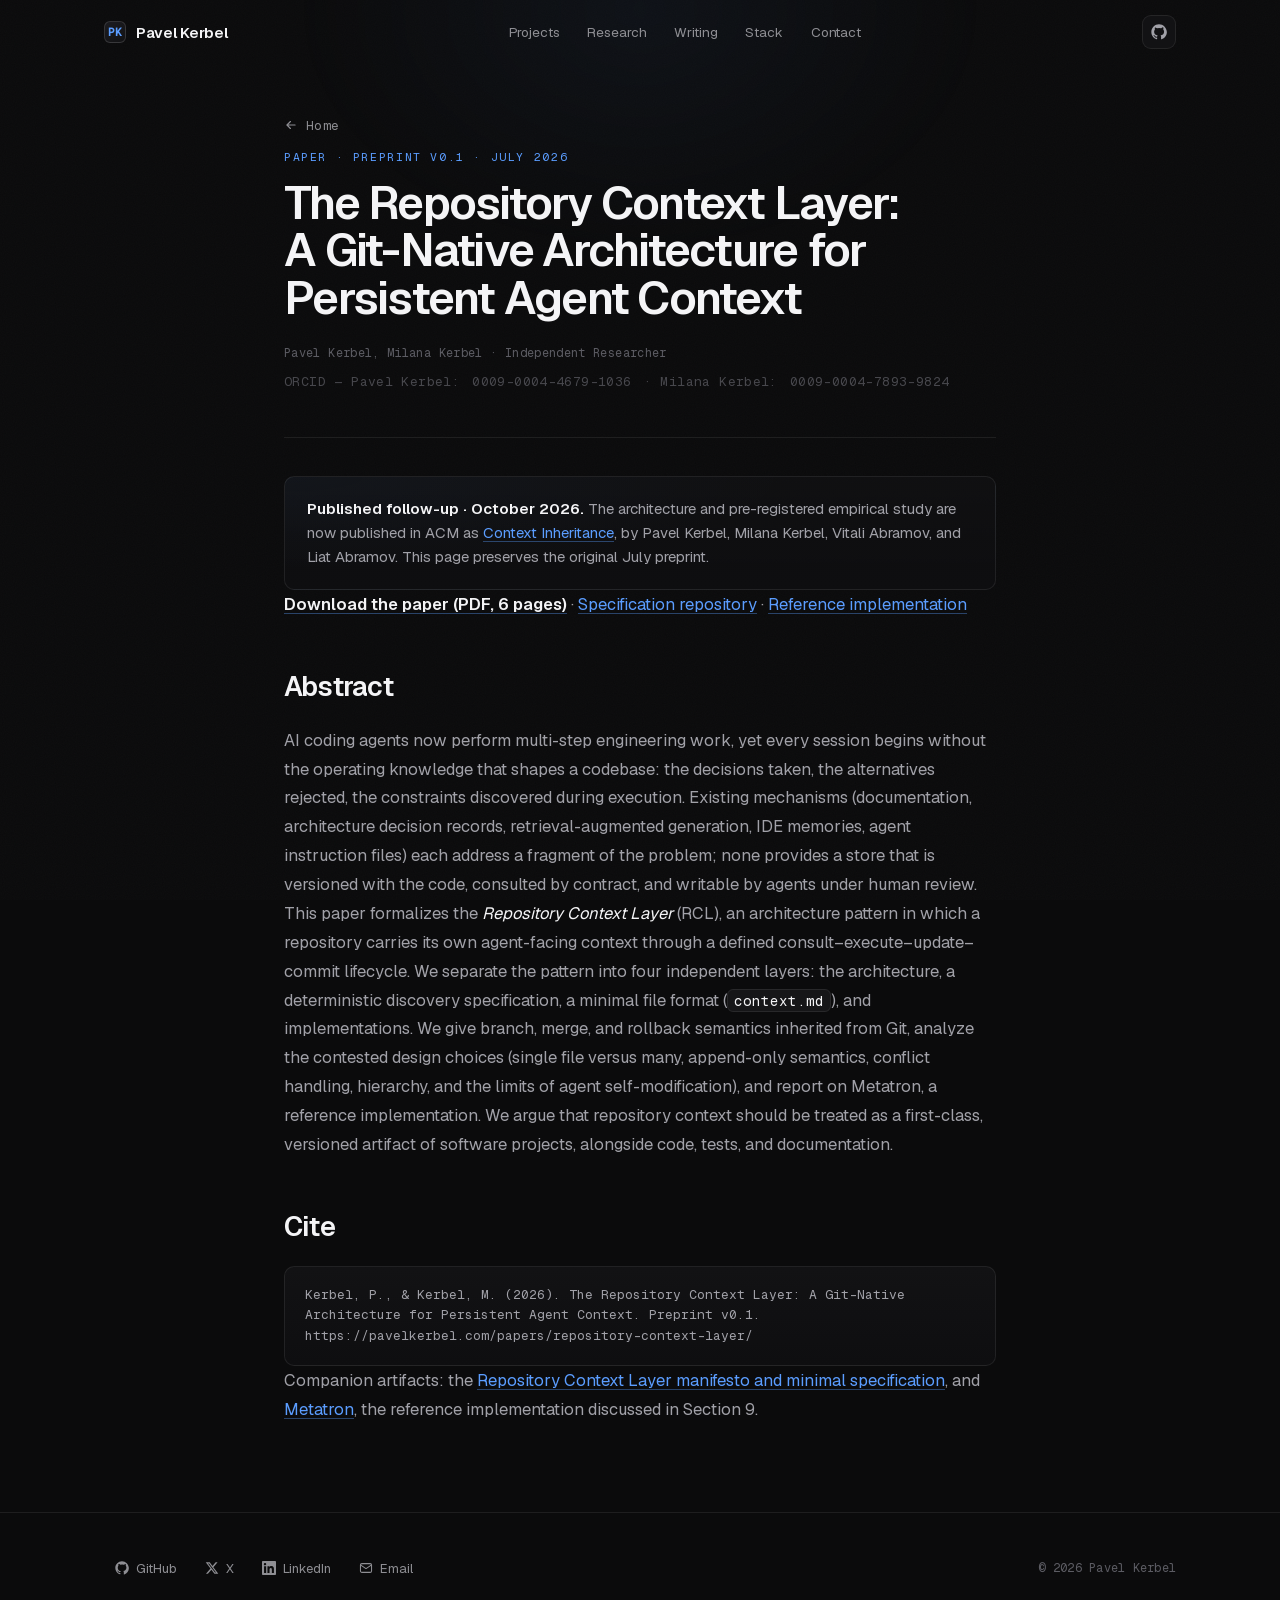
<file: papers/repository-context-layer/index.html>
<!DOCTYPE html>
<html lang="en">
<head>
  <meta charset="UTF-8">
  <!-- Google tag (gtag.js) -->
  <script async src="https://www.googletagmanager.com/gtag/js?id=G-NZ51RTLZ8E"></script>
  <script>
    window.dataLayer = window.dataLayer || [];
    function gtag(){dataLayer.push(arguments);}
    gtag('js', new Date());

    gtag('config', 'G-NZ51RTLZ8E');
  </script>
  <meta name="viewport" content="width=device-width, initial-scale=1.0">
  <title>The Repository Context Layer: A Git-Native Architecture for Persistent Agent Context — Pavel Kerbel</title>

  <!-- SEO -->
  <meta name="description" content="Preprint: the Repository Context Layer (RCL), an architecture pattern in which a repository carries its own agent-facing context through a consult-execute-update-commit lifecycle. Properties, discovery specification, the context.md format, design analysis, and the Metatron reference implementation.">
  <meta name="keywords" content="repository context layer, context.md, AI coding agents, agent memory, architecture decision records, human-in-the-loop review, git-native context, agentic software development">
  <link rel="canonical" href="https://pavelkerbel.com/papers/repository-context-layer/">
  <meta name="author" content="Pavel Kerbel, Milana Kerbel">

  <!-- Google Scholar (Highwire Press) -->
  <meta name="citation_title" content="The Repository Context Layer: A Git-Native Architecture for Persistent Agent Context">
  <meta name="citation_author" content="Kerbel, Pavel">
  <meta name="citation_author_orcid" content="0009-0004-4679-1036">
  <meta name="citation_author_institution" content="Independent Researcher">
  <meta name="citation_author" content="Kerbel, Milana">
  <meta name="citation_author_orcid" content="0009-0004-7893-9824">
  <meta name="citation_author_institution" content="Independent Researcher">
  <meta name="citation_publication_date" content="2026/07/04">
  <meta name="citation_online_date" content="2026/07/04">
  <meta name="citation_pdf_url" content="https://pavelkerbel.com/papers/repository-context-layer/repository-context-layer-paper.pdf">
  <meta name="citation_abstract_html_url" content="https://pavelkerbel.com/papers/repository-context-layer/">
  <meta name="citation_language" content="en">
  <meta name="citation_keywords" content="repository context layer; context.md; architecture decision records; agent memory; human-in-the-loop review; self-improving repositories">
  <meta name="citation_technical_report_institution" content="Independent Researcher">
  <meta name="citation_technical_report_number" content="Preprint v0.1">

  <!-- Icons & theme -->
  <link rel="icon" href="../../favicon.svg" type="image/svg+xml">
  <link rel="icon" href="../../favicon-32x32.png" sizes="32x32" type="image/png">
  <link rel="apple-touch-icon" href="../../apple-touch-icon.png">
  <meta name="theme-color" content="#0B0B0C">

  <!-- Open Graph -->
  <meta property="og:site_name" content="Pavel Kerbel">
  <meta property="og:locale" content="en_US">
  <meta property="og:title" content="The Repository Context Layer: A Git-Native Architecture for Persistent Agent Context">
  <meta property="og:description" content="Preprint: an architecture pattern in which a repository carries its own agent-facing context — versioned by Git, gated by code review, updated as a routine part of every change.">
  <meta property="og:type" content="article">
  <meta property="og:url" content="https://pavelkerbel.com/papers/repository-context-layer/">
  <meta property="article:published_time" content="2026-07-04T09:00:00+00:00">
  <meta property="article:author" content="Pavel Kerbel">

  <link rel="stylesheet" href="../../style.css">
  <link rel="stylesheet" href="../../blog.css">
  <link rel="preconnect" href="https://fonts.googleapis.com">

  <!-- Structured data -->
  <script type="application/ld+json">
{
  "@context": "https://schema.org",
  "@type": "ScholarlyArticle",
  "headline": "The Repository Context Layer: A Git-Native Architecture for Persistent Agent Context",
  "description": "An architecture pattern in which a repository carries its own agent-facing context through a defined consult-execute-update-commit lifecycle: required properties, branch/merge/rollback semantics, a deterministic discovery specification, the context.md file format, design analysis, and the Metatron reference implementation.",
  "datePublished": "2026-07-04",
  "dateModified": "2026-10-21",
  "author": [
    {
      "@type": "Person",
      "name": "Pavel Kerbel",
      "url": "https://pavelkerbel.com/",
      "affiliation": { "@type": "Organization", "name": "Independent Researcher" },
      "identifier": {
        "@type": "PropertyValue",
        "propertyID": "https://orcid.org",
        "value": "https://orcid.org/0009-0004-4679-1036"
      },
      "sameAs": [
        "https://orcid.org/0009-0004-4679-1036",
        "https://github.com/kerbelp",
        "https://www.linkedin.com/in/kerbelp/"
      ]
    },
    {
      "@type": "Person",
      "name": "Milana Kerbel",
      "affiliation": { "@type": "Organization", "name": "Independent Researcher" },
      "identifier": {
        "@type": "PropertyValue",
        "propertyID": "https://orcid.org",
        "value": "https://orcid.org/0009-0004-7893-9824"
      },
      "sameAs": [
        "https://orcid.org/0009-0004-7893-9824"
      ]
    }
  ],
  "publisher": { "@type": "Person", "name": "Pavel Kerbel", "url": "https://pavelkerbel.com/" },
  "mainEntityOfPage": { "@type": "WebPage", "@id": "https://pavelkerbel.com/papers/repository-context-layer/" },
  "url": "https://pavelkerbel.com/papers/repository-context-layer/",
  "keywords": "repository context layer, context.md, agent memory, architecture decision records, human-in-the-loop review",
  "inLanguage": "en-US",
  "encoding": {
    "@type": "MediaObject",
    "contentUrl": "https://pavelkerbel.com/papers/repository-context-layer/repository-context-layer-paper.pdf",
    "encodingFormat": "application/pdf"
  }
}
  </script>
</head>
<body>
  <div class="grain"></div>

  <!-- Header -->
  <header class="hdr" id="header">
    <div class="wrap hdr-in">
      <a class="brand" href="../../">
        <span class="mark">PK</span>
        Pavel Kerbel
      </a>
      <nav class="nav">
        <a href="../../#projects" class="nav-link">Projects</a>
        <a href="../../#research" class="nav-link">Research</a>
        <a href="../../blog/" class="nav-link">Writing</a>
        <a href="../../#stack" class="nav-link">Stack</a>
        <a href="../../#contact" class="nav-link">Contact</a>
      </nav>
      <div class="hdr-right">
        <a class="icon-btn" href="https://github.com/kerbelp" target="_blank" rel="noreferrer" aria-label="GitHub">
          <svg viewBox="0 0 24 24" fill="currentColor"><path d="M12 .5C5.7.5.5 5.7.5 12c0 5.1 3.3 9.4 7.9 10.9.6.1.8-.2.8-.5v-2c-3.2.7-3.9-1.4-3.9-1.4-.5-1.3-1.3-1.7-1.3-1.7-1.1-.7.1-.7.1-.7 1.2.1 1.8 1.2 1.8 1.2 1 1.8 2.7 1.3 3.4 1 .1-.8.4-1.3.7-1.6-2.6-.3-5.3-1.3-5.3-5.8 0-1.3.5-2.3 1.2-3.1-.1-.3-.5-1.5.1-3.1 0 0 1-.3 3.3 1.2a11.5 11.5 0 0 1 6 0C17.3 4.6 18.3 5 18.3 5c.6 1.6.2 2.8.1 3.1.8.8 1.2 1.8 1.2 3.1 0 4.5-2.7 5.5-5.3 5.8.4.4.8 1.1.8 2.2v3.3c0 .3.2.6.8.5 4.6-1.5 7.9-5.8 7.9-10.9C23.5 5.7 18.3.5 12 .5Z"/></svg>
        </a>
      </div>
    </div>
  </header>

  <main>
    <article class="article" data-tags="repository-context-layer,context-md,ai-agents,architecture">
      <div class="read">
        <a class="backlink" href="../../">
          <svg viewBox="0 0 24 24" fill="none" stroke="currentColor" stroke-width="2" stroke-linecap="round" stroke-linejoin="round"><path d="M19 12H5M11 18l-6-6 6-6"/></svg>
          Home
        </a>

        <header class="article-head">
          <p class="article-tag">Paper · Preprint v0.1 · July 2026</p>
          <h1>The Repository Context Layer: A Git-Native Architecture for Persistent Agent Context</h1>
          <p class="article-meta">Pavel Kerbel, Milana Kerbel · Independent Researcher</p>
          <p class="article-meta" style="font-size:13px;opacity:.75;margin-top:6px">
            ORCID — Pavel Kerbel:
            <a href="https://orcid.org/0009-0004-4679-1036" target="_blank" rel="noreferrer">0009-0004-4679-1036</a>
            ·
            Milana Kerbel:
            <a href="https://orcid.org/0009-0004-7893-9824" target="_blank" rel="noreferrer">0009-0004-7893-9824</a>
          </p>
        </header>

        <div class="prose">
        <div class="callout"><p><strong>Published follow-up · October 2026.</strong> The architecture and pre-registered empirical study are now published in ACM as <a href="../context-inheritance/">Context Inheritance</a>, by Pavel Kerbel, Milana Kerbel, Vitali Abramov, and Liat Abramov. This page preserves the original July preprint.</p></div>
        <p>
          <a href="repository-context-layer-paper.pdf"><strong>Download the paper (PDF, 6 pages)</strong></a>
          · <a href="https://github.com/kerbelp/context-md" target="_blank" rel="noreferrer">Specification repository</a>
          · <a href="https://github.com/kerbelp/metatron" target="_blank" rel="noreferrer">Reference implementation</a>
        </p>

        <h2>Abstract</h2>
        <p>
          AI coding agents now perform multi-step engineering work, yet every session begins
          without the operating knowledge that shapes a codebase: the decisions taken, the
          alternatives rejected, the constraints discovered during execution. Existing
          mechanisms (documentation, architecture decision records, retrieval-augmented
          generation, IDE memories, agent instruction files) each address a fragment of the
          problem; none provides a store that is versioned with the code, consulted by
          contract, and writable by agents under human review. This paper formalizes the
          <em>Repository Context Layer</em> (RCL), an architecture pattern in which a
          repository carries its own agent-facing context through a defined
          consult&ndash;execute&ndash;update&ndash;commit lifecycle. We separate the pattern
          into four independent layers: the architecture, a deterministic discovery
          specification, a minimal file format (<code>context.md</code>), and
          implementations. We give branch, merge, and rollback semantics inherited from Git,
          analyze the contested design choices (single file versus many, append-only
          semantics, conflict handling, hierarchy, and the limits of agent
          self-modification), and report on Metatron, a reference implementation. We argue
          that repository context should be treated as a first-class, versioned artifact of
          software projects, alongside code, tests, and documentation.
        </p>

        <h2>Cite</h2>
        <pre><code>Kerbel, P., &amp; Kerbel, M. (2026). The Repository Context Layer: A Git-Native
Architecture for Persistent Agent Context. Preprint v0.1.
https://pavelkerbel.com/papers/repository-context-layer/</code></pre>

        <p>
          Companion artifacts: the
          <a href="https://github.com/kerbelp/context-md" target="_blank" rel="noreferrer">Repository Context Layer manifesto and minimal specification</a>,
          and <a href="https://github.com/kerbelp/metatron" target="_blank" rel="noreferrer">Metatron</a>,
          the reference implementation discussed in Section 9.
        </p>
        </div>
      </div>
    </article>
  </main>

  <!-- Footer -->
  <footer class="footer">
    <div class="wrap footer-in">
      <div class="footer-links">
        <a href="https://github.com/kerbelp" target="_blank" rel="noreferrer"><svg viewBox="0 0 24 24" fill="currentColor"><path d="M12 .5C5.7.5.5 5.7.5 12c0 5.1 3.3 9.4 7.9 10.9.6.1.8-.2.8-.5v-2c-3.2.7-3.9-1.4-3.9-1.4-.5-1.3-1.3-1.7-1.3-1.7-1.1-.7.1-.7.1-.7 1.2.1 1.8 1.2 1.8 1.2 1 1.8 2.7 1.3 3.4 1 .1-.8.4-1.3.7-1.6-2.6-.3-5.3-1.3-5.3-5.8 0-1.3.5-2.3 1.2-3.1-.1-.3-.5-1.5.1-3.1 0 0 1-.3 3.3 1.2a11.5 11.5 0 0 1 6 0C17.3 4.6 18.3 5 18.3 5c.6 1.6.2 2.8.1 3.1.8.8 1.2 1.8 1.2 3.1 0 4.5-2.7 5.5-5.3 5.8.4.4.8 1.1.8 2.2v3.3c0 .3.2.6.8.5 4.6-1.5 7.9-5.8 7.9-10.9C23.5 5.7 18.3.5 12 .5Z"/></svg> GitHub</a>
        <a href="https://x.com/kerbelp" target="_blank" rel="noreferrer"><svg viewBox="0 0 24 24" fill="currentColor"><path d="M18.244 2.25h3.308l-7.227 8.26 8.502 11.24H16.17l-5.214-6.817L4.99 21.75H1.68l7.73-8.835L1.254 2.25H8.08l4.713 6.231zm-1.161 17.52h1.833L7.084 4.126H5.117z"/></svg> X</a>
        <a href="https://www.linkedin.com/in/kerbelp/" target="_blank" rel="noreferrer"><svg viewBox="0 0 24 24" fill="currentColor"><path d="M20.45 20.45h-3.56v-5.57c0-1.33-.02-3.04-1.85-3.04-1.85 0-2.14 1.45-2.14 2.94v5.67H9.35V9h3.41v1.56h.05c.48-.9 1.64-1.85 3.37-1.85 3.6 0 4.27 2.37 4.27 5.46v6.28ZM5.34 7.43a2.07 2.07 0 1 1 0-4.13 2.07 2.07 0 0 1 0 4.13ZM7.12 20.45H3.55V9h3.57v11.45ZM22.22 0H1.77C.79 0 0 .77 0 1.73v20.54C0 23.22.79 24 1.77 24h20.45c.98 0 1.78-.78 1.78-1.73V1.73C24 .77 23.2 0 22.22 0Z"/></svg> LinkedIn</a>
        <a href="mailto:hello@pavelkerbel.com"><svg viewBox="0 0 24 24" fill="none" stroke="currentColor" stroke-width="1.8" stroke-linecap="round" stroke-linejoin="round"><rect x="2.5" y="4.5" width="19" height="15" rx="2.5"/><path d="m3 7 9 6 9-6"/></svg> Email</a>
      </div>
      <span class="copyright">© 2026 Pavel Kerbel</span>
    </div>
  </footer>

  <script>
    document.documentElement.classList.add('ready');
    var hdr = document.getElementById('header');
    var onScroll = function () { hdr.classList.toggle('scrolled', window.scrollY > 8); };
    onScroll();
    window.addEventListener('scroll', onScroll, { passive: true });
  </script>
</body>
</html>
</file>
<file: style.css>
/* cyrillic-ext */
@font-face {
  font-family: 'Geist';
  font-style: normal;
  font-weight: 300;
  font-display: swap;
  src: url("fonts/e29f8e27-f8c9-4953-a61b-477ca6fa495c.woff2") format('woff2');
  unicode-range: U+0460-052F, U+1C80-1C8A, U+20B4, U+2DE0-2DFF, U+A640-A69F, U+FE2E-FE2F;
}
/* cyrillic */
@font-face {
  font-family: 'Geist';
  font-style: normal;
  font-weight: 300;
  font-display: swap;
  src: url("fonts/02e0edfd-99ec-4066-a321-1cae025c4f57.woff2") format('woff2');
  unicode-range: U+0301, U+0400-045F, U+0490-0491, U+04B0-04B1, U+2116;
}
/* vietnamese */
@font-face {
  font-family: 'Geist';
  font-style: normal;
  font-weight: 300;
  font-display: swap;
  src: url("fonts/5e59c840-a5d9-4b17-b4b4-eda919d2d9b7.woff2") format('woff2');
  unicode-range: U+0102-0103, U+0110-0111, U+0128-0129, U+0168-0169, U+01A0-01A1, U+01AF-01B0, U+0300-0301, U+0303-0304, U+0308-0309, U+0323, U+0329, U+1EA0-1EF9, U+20AB;
}
/* latin-ext */
@font-face {
  font-family: 'Geist';
  font-style: normal;
  font-weight: 300;
  font-display: swap;
  src: url("fonts/b0751911-b2d7-48f4-85fe-819244debfb4.woff2") format('woff2');
  unicode-range: U+0100-02BA, U+02BD-02C5, U+02C7-02CC, U+02CE-02D7, U+02DD-02FF, U+0304, U+0308, U+0329, U+1D00-1DBF, U+1E00-1E9F, U+1EF2-1EFF, U+2020, U+20A0-20AB, U+20AD-20C0, U+2113, U+2C60-2C7F, U+A720-A7FF;
}
/* latin */
@font-face {
  font-family: 'Geist';
  font-style: normal;
  font-weight: 300;
  font-display: swap;
  src: url("fonts/5f80c4a5-76d3-400f-a30b-2440a5e7821f.woff2") format('woff2');
  unicode-range: U+0000-00FF, U+0131, U+0152-0153, U+02BB-02BC, U+02C6, U+02DA, U+02DC, U+0304, U+0308, U+0329, U+2000-206F, U+20AC, U+2122, U+2191, U+2193, U+2212, U+2215, U+FEFF, U+FFFD;
}
/* cyrillic-ext */
@font-face {
  font-family: 'Geist';
  font-style: normal;
  font-weight: 400;
  font-display: swap;
  src: url("fonts/e29f8e27-f8c9-4953-a61b-477ca6fa495c.woff2") format('woff2');
  unicode-range: U+0460-052F, U+1C80-1C8A, U+20B4, U+2DE0-2DFF, U+A640-A69F, U+FE2E-FE2F;
}
/* cyrillic */
@font-face {
  font-family: 'Geist';
  font-style: normal;
  font-weight: 400;
  font-display: swap;
  src: url("fonts/02e0edfd-99ec-4066-a321-1cae025c4f57.woff2") format('woff2');
  unicode-range: U+0301, U+0400-045F, U+0490-0491, U+04B0-04B1, U+2116;
}
/* vietnamese */
@font-face {
  font-family: 'Geist';
  font-style: normal;
  font-weight: 400;
  font-display: swap;
  src: url("fonts/5e59c840-a5d9-4b17-b4b4-eda919d2d9b7.woff2") format('woff2');
  unicode-range: U+0102-0103, U+0110-0111, U+0128-0129, U+0168-0169, U+01A0-01A1, U+01AF-01B0, U+0300-0301, U+0303-0304, U+0308-0309, U+0323, U+0329, U+1EA0-1EF9, U+20AB;
}
/* latin-ext */
@font-face {
  font-family: 'Geist';
  font-style: normal;
  font-weight: 400;
  font-display: swap;
  src: url("fonts/b0751911-b2d7-48f4-85fe-819244debfb4.woff2") format('woff2');
  unicode-range: U+0100-02BA, U+02BD-02C5, U+02C7-02CC, U+02CE-02D7, U+02DD-02FF, U+0304, U+0308, U+0329, U+1D00-1DBF, U+1E00-1E9F, U+1EF2-1EFF, U+2020, U+20A0-20AB, U+20AD-20C0, U+2113, U+2C60-2C7F, U+A720-A7FF;
}
/* latin */
@font-face {
  font-family: 'Geist';
  font-style: normal;
  font-weight: 400;
  font-display: swap;
  src: url("fonts/5f80c4a5-76d3-400f-a30b-2440a5e7821f.woff2") format('woff2');
  unicode-range: U+0000-00FF, U+0131, U+0152-0153, U+02BB-02BC, U+02C6, U+02DA, U+02DC, U+0304, U+0308, U+0329, U+2000-206F, U+20AC, U+2122, U+2191, U+2193, U+2212, U+2215, U+FEFF, U+FFFD;
}
/* cyrillic-ext */
@font-face {
  font-family: 'Geist';
  font-style: normal;
  font-weight: 500;
  font-display: swap;
  src: url("fonts/e29f8e27-f8c9-4953-a61b-477ca6fa495c.woff2") format('woff2');
  unicode-range: U+0460-052F, U+1C80-1C8A, U+20B4, U+2DE0-2DFF, U+A640-A69F, U+FE2E-FE2F;
}
/* cyrillic */
@font-face {
  font-family: 'Geist';
  font-style: normal;
  font-weight: 500;
  font-display: swap;
  src: url("fonts/02e0edfd-99ec-4066-a321-1cae025c4f57.woff2") format('woff2');
  unicode-range: U+0301, U+0400-045F, U+0490-0491, U+04B0-04B1, U+2116;
}
/* vietnamese */
@font-face {
  font-family: 'Geist';
  font-style: normal;
  font-weight: 500;
  font-display: swap;
  src: url("fonts/5e59c840-a5d9-4b17-b4b4-eda919d2d9b7.woff2") format('woff2');
  unicode-range: U+0102-0103, U+0110-0111, U+0128-0129, U+0168-0169, U+01A0-01A1, U+01AF-01B0, U+0300-0301, U+0303-0304, U+0308-0309, U+0323, U+0329, U+1EA0-1EF9, U+20AB;
}
/* latin-ext */
@font-face {
  font-family: 'Geist';
  font-style: normal;
  font-weight: 500;
  font-display: swap;
  src: url("fonts/b0751911-b2d7-48f4-85fe-819244debfb4.woff2") format('woff2');
  unicode-range: U+0100-02BA, U+02BD-02C5, U+02C7-02CC, U+02CE-02D7, U+02DD-02FF, U+0304, U+0308, U+0329, U+1D00-1DBF, U+1E00-1E9F, U+1EF2-1EFF, U+2020, U+20A0-20AB, U+20AD-20C0, U+2113, U+2C60-2C7F, U+A720-A7FF;
}
/* latin */
@font-face {
  font-family: 'Geist';
  font-style: normal;
  font-weight: 500;
  font-display: swap;
  src: url("fonts/5f80c4a5-76d3-400f-a30b-2440a5e7821f.woff2") format('woff2');
  unicode-range: U+0000-00FF, U+0131, U+0152-0153, U+02BB-02BC, U+02C6, U+02DA, U+02DC, U+0304, U+0308, U+0329, U+2000-206F, U+20AC, U+2122, U+2191, U+2193, U+2212, U+2215, U+FEFF, U+FFFD;
}
/* cyrillic-ext */
@font-face {
  font-family: 'Geist';
  font-style: normal;
  font-weight: 600;
  font-display: swap;
  src: url("fonts/e29f8e27-f8c9-4953-a61b-477ca6fa495c.woff2") format('woff2');
  unicode-range: U+0460-052F, U+1C80-1C8A, U+20B4, U+2DE0-2DFF, U+A640-A69F, U+FE2E-FE2F;
}
/* cyrillic */
@font-face {
  font-family: 'Geist';
  font-style: normal;
  font-weight: 600;
  font-display: swap;
  src: url("fonts/02e0edfd-99ec-4066-a321-1cae025c4f57.woff2") format('woff2');
  unicode-range: U+0301, U+0400-045F, U+0490-0491, U+04B0-04B1, U+2116;
}
/* vietnamese */
@font-face {
  font-family: 'Geist';
  font-style: normal;
  font-weight: 600;
  font-display: swap;
  src: url("fonts/5e59c840-a5d9-4b17-b4b4-eda919d2d9b7.woff2") format('woff2');
  unicode-range: U+0102-0103, U+0110-0111, U+0128-0129, U+0168-0169, U+01A0-01A1, U+01AF-01B0, U+0300-0301, U+0303-0304, U+0308-0309, U+0323, U+0329, U+1EA0-1EF9, U+20AB;
}
/* latin-ext */
@font-face {
  font-family: 'Geist';
  font-style: normal;
  font-weight: 600;
  font-display: swap;
  src: url("fonts/b0751911-b2d7-48f4-85fe-819244debfb4.woff2") format('woff2');
  unicode-range: U+0100-02BA, U+02BD-02C5, U+02C7-02CC, U+02CE-02D7, U+02DD-02FF, U+0304, U+0308, U+0329, U+1D00-1DBF, U+1E00-1E9F, U+1EF2-1EFF, U+2020, U+20A0-20AB, U+20AD-20C0, U+2113, U+2C60-2C7F, U+A720-A7FF;
}
/* latin */
@font-face {
  font-family: 'Geist';
  font-style: normal;
  font-weight: 600;
  font-display: swap;
  src: url("fonts/5f80c4a5-76d3-400f-a30b-2440a5e7821f.woff2") format('woff2');
  unicode-range: U+0000-00FF, U+0131, U+0152-0153, U+02BB-02BC, U+02C6, U+02DA, U+02DC, U+0304, U+0308, U+0329, U+2000-206F, U+20AC, U+2122, U+2191, U+2193, U+2212, U+2215, U+FEFF, U+FFFD;
}
/* cyrillic-ext */
@font-face {
  font-family: 'Geist';
  font-style: normal;
  font-weight: 700;
  font-display: swap;
  src: url("fonts/e29f8e27-f8c9-4953-a61b-477ca6fa495c.woff2") format('woff2');
  unicode-range: U+0460-052F, U+1C80-1C8A, U+20B4, U+2DE0-2DFF, U+A640-A69F, U+FE2E-FE2F;
}
/* cyrillic */
@font-face {
  font-family: 'Geist';
  font-style: normal;
  font-weight: 700;
  font-display: swap;
  src: url("fonts/02e0edfd-99ec-4066-a321-1cae025c4f57.woff2") format('woff2');
  unicode-range: U+0301, U+0400-045F, U+0490-0491, U+04B0-04B1, U+2116;
}
/* vietnamese */
@font-face {
  font-family: 'Geist';
  font-style: normal;
  font-weight: 700;
  font-display: swap;
  src: url("fonts/5e59c840-a5d9-4b17-b4b4-eda919d2d9b7.woff2") format('woff2');
  unicode-range: U+0102-0103, U+0110-0111, U+0128-0129, U+0168-0169, U+01A0-01A1, U+01AF-01B0, U+0300-0301, U+0303-0304, U+0308-0309, U+0323, U+0329, U+1EA0-1EF9, U+20AB;
}
/* latin-ext */
@font-face {
  font-family: 'Geist';
  font-style: normal;
  font-weight: 700;
  font-display: swap;
  src: url("fonts/b0751911-b2d7-48f4-85fe-819244debfb4.woff2") format('woff2');
  unicode-range: U+0100-02BA, U+02BD-02C5, U+02C7-02CC, U+02CE-02D7, U+02DD-02FF, U+0304, U+0308, U+0329, U+1D00-1DBF, U+1E00-1E9F, U+1EF2-1EFF, U+2020, U+20A0-20AB, U+20AD-20C0, U+2113, U+2C60-2C7F, U+A720-A7FF;
}
/* latin */
@font-face {
  font-family: 'Geist';
  font-style: normal;
  font-weight: 700;
  font-display: swap;
  src: url("fonts/5f80c4a5-76d3-400f-a30b-2440a5e7821f.woff2") format('woff2');
  unicode-range: U+0000-00FF, U+0131, U+0152-0153, U+02BB-02BC, U+02C6, U+02DA, U+02DC, U+0304, U+0308, U+0329, U+2000-206F, U+20AC, U+2122, U+2191, U+2193, U+2212, U+2215, U+FEFF, U+FFFD;
}
/* cyrillic-ext */
@font-face {
  font-family: 'Geist Mono';
  font-style: normal;
  font-weight: 400;
  font-display: swap;
  src: url("fonts/e93628d7-5708-4ba1-8b4d-038cb0ce158b.woff2") format('woff2');
  unicode-range: U+0460-052F, U+1C80-1C8A, U+20B4, U+2DE0-2DFF, U+A640-A69F, U+FE2E-FE2F;
}
/* cyrillic */
@font-face {
  font-family: 'Geist Mono';
  font-style: normal;
  font-weight: 400;
  font-display: swap;
  src: url("fonts/2e220a47-0cac-47fd-a0c2-d87fb365a460.woff2") format('woff2');
  unicode-range: U+0301, U+0400-045F, U+0490-0491, U+04B0-04B1, U+2116;
}
/* symbols2 */
@font-face {
  font-family: 'Geist Mono';
  font-style: normal;
  font-weight: 400;
  font-display: swap;
  src: url("fonts/2adf43e3-f1c6-4e5c-8d7b-ce3fc3c0bacb.woff2") format('woff2');
  unicode-range: U+2000-2001, U+2004-2008, U+200A, U+23B8-23BD, U+2500-259F;
}
/* vietnamese */
@font-face {
  font-family: 'Geist Mono';
  font-style: normal;
  font-weight: 400;
  font-display: swap;
  src: url("fonts/4974fd29-18d6-426a-866e-49e801d18f09.woff2") format('woff2');
  unicode-range: U+0102-0103, U+0110-0111, U+0128-0129, U+0168-0169, U+01A0-01A1, U+01AF-01B0, U+0300-0301, U+0303-0304, U+0308-0309, U+0323, U+0329, U+1EA0-1EF9, U+20AB;
}
/* latin-ext */
@font-face {
  font-family: 'Geist Mono';
  font-style: normal;
  font-weight: 400;
  font-display: swap;
  src: url("fonts/c0227e74-2f84-4f76-a6a5-dbca41500642.woff2") format('woff2');
  unicode-range: U+0100-02BA, U+02BD-02C5, U+02C7-02CC, U+02CE-02D7, U+02DD-02FF, U+0304, U+0308, U+0329, U+1D00-1DBF, U+1E00-1E9F, U+1EF2-1EFF, U+2020, U+20A0-20AB, U+20AD-20C0, U+2113, U+2C60-2C7F, U+A720-A7FF;
}
/* latin */
@font-face {
  font-family: 'Geist Mono';
  font-style: normal;
  font-weight: 400;
  font-display: swap;
  src: url("fonts/6c6049fb-b404-49ed-b0d0-677ee3e92f3e.woff2") format('woff2');
  unicode-range: U+0000-00FF, U+0131, U+0152-0153, U+02BB-02BC, U+02C6, U+02DA, U+02DC, U+0304, U+0308, U+0329, U+2000-206F, U+20AC, U+2122, U+2191, U+2193, U+2212, U+2215, U+FEFF, U+FFFD;
}
/* cyrillic-ext */
@font-face {
  font-family: 'Geist Mono';
  font-style: normal;
  font-weight: 500;
  font-display: swap;
  src: url("fonts/e93628d7-5708-4ba1-8b4d-038cb0ce158b.woff2") format('woff2');
  unicode-range: U+0460-052F, U+1C80-1C8A, U+20B4, U+2DE0-2DFF, U+A640-A69F, U+FE2E-FE2F;
}
/* cyrillic */
@font-face {
  font-family: 'Geist Mono';
  font-style: normal;
  font-weight: 500;
  font-display: swap;
  src: url("fonts/2e220a47-0cac-47fd-a0c2-d87fb365a460.woff2") format('woff2');
  unicode-range: U+0301, U+0400-045F, U+0490-0491, U+04B0-04B1, U+2116;
}
/* symbols2 */
@font-face {
  font-family: 'Geist Mono';
  font-style: normal;
  font-weight: 500;
  font-display: swap;
  src: url("fonts/2adf43e3-f1c6-4e5c-8d7b-ce3fc3c0bacb.woff2") format('woff2');
  unicode-range: U+2000-2001, U+2004-2008, U+200A, U+23B8-23BD, U+2500-259F;
}
/* vietnamese */
@font-face {
  font-family: 'Geist Mono';
  font-style: normal;
  font-weight: 500;
  font-display: swap;
  src: url("fonts/4974fd29-18d6-426a-866e-49e801d18f09.woff2") format('woff2');
  unicode-range: U+0102-0103, U+0110-0111, U+0128-0129, U+0168-0169, U+01A0-01A1, U+01AF-01B0, U+0300-0301, U+0303-0304, U+0308-0309, U+0323, U+0329, U+1EA0-1EF9, U+20AB;
}
/* latin-ext */
@font-face {
  font-family: 'Geist Mono';
  font-style: normal;
  font-weight: 500;
  font-display: swap;
  src: url("fonts/c0227e74-2f84-4f76-a6a5-dbca41500642.woff2") format('woff2');
  unicode-range: U+0100-02BA, U+02BD-02C5, U+02C7-02CC, U+02CE-02D7, U+02DD-02FF, U+0304, U+0308, U+0329, U+1D00-1DBF, U+1E00-1E9F, U+1EF2-1EFF, U+2020, U+20A0-20AB, U+20AD-20C0, U+2113, U+2C60-2C7F, U+A720-A7FF;
}
/* latin */
@font-face {
  font-family: 'Geist Mono';
  font-style: normal;
  font-weight: 500;
  font-display: swap;
  src: url("fonts/6c6049fb-b404-49ed-b0d0-677ee3e92f3e.woff2") format('woff2');
  unicode-range: U+0000-00FF, U+0131, U+0152-0153, U+02BB-02BC, U+02C6, U+02DA, U+02DC, U+0304, U+0308, U+0329, U+2000-206F, U+20AC, U+2122, U+2191, U+2193, U+2212, U+2215, U+FEFF, U+FFFD;
}

/* ============================================================
   Pavel Kerbel — portfolio
   Geist Sans / Geist Mono · dark · Gemini-blue accent
   ============================================================ */

:root {
  /* surfaces */
  --bg:            #0B0B0C;
  --bg-2:          #0E0E10;
  --surface:       #121214;
  --surface-2:     #161618;
  --surface-3:     #1C1C20;

  /* hairlines */
  --line:          rgba(255,255,255,0.08);
  --line-strong:   rgba(255,255,255,0.13);
  --line-faint:    rgba(255,255,255,0.05);

  /* text */
  --text:          #F4F4F6;
  --text-dim:      #A1A1A8;
  --text-mute:     #8E8E93;
  --text-faint:    #5C5C63;

  /* accent (driven by tweaks) */
  --accent:        #5B9DFF;
  --accent-ink:    #0B0B0C;
  --glow:          0.55;            /* multiplier set by tweak */
  --accent-soft:   color-mix(in oklch, var(--accent) 14%, transparent);
  --accent-line:   color-mix(in oklch, var(--accent) 38%, transparent);

  /* metrics */
  --maxw:          1120px;
  --pad:           24px;
  --radius:        16px;
  --radius-sm:     10px;

  --ease:          cubic-bezier(0.22, 1, 0.36, 1);
  --font:          "Geist", -apple-system, BlinkMacSystemFont, "Segoe UI", sans-serif;
  --mono:          "Geist Mono", ui-monospace, "SF Mono", Menlo, monospace;
}

* { box-sizing: border-box; }
html { scroll-behavior: smooth; }
@media (prefers-reduced-motion: reduce) { html { scroll-behavior: auto; } }

html, body {
  margin: 0;
  padding: 0;
  background: var(--bg);
  color: var(--text);
  font-family: var(--font);
  -webkit-font-smoothing: antialiased;
  text-rendering: optimizeLegibility;
  font-feature-settings: "ss01", "cv01";
}

body {
  overflow-x: hidden;
}

/* ambient top glow — extremely subtle */
body::before {
  content: "";
  position: fixed;
  top: -340px;
  left: 50%;
  width: 1000px;
  height: 700px;
  transform: translateX(-50%);
  background: radial-gradient(
    50% 50% at 50% 50%,
    color-mix(in oklch, var(--accent) calc(9% * var(--glow)), transparent),
    transparent 70%
  );
  pointer-events: none;
  z-index: 0;
  filter: blur(8px);
}

::selection { background: var(--accent-soft); color: var(--text); }

a { color: inherit; text-decoration: none; }
button { font-family: inherit; }

/* fine grain so flat blacks don't band */
.grain {
  position: fixed;
  inset: 0;
  z-index: 1;
  pointer-events: none;
  opacity: 0.025;
  background-image: url("data:image/svg+xml,%3Csvg xmlns='http://www.w3.org/2000/svg' width='160' height='160'%3E%3Cfilter id='n'%3E%3CfeTurbulence type='fractalNoise' baseFrequency='0.9' numOctaves='2' stitchTiles='stitch'/%3E%3C/filter%3E%3Crect width='100%25' height='100%25' filter='url(%23n)'/%3E%3C/svg%3E");
}

.wrap { max-width: var(--maxw); margin: 0 auto; padding: 0 var(--pad); position: relative; z-index: 2; }

/* ============================================================
   Header
   ============================================================ */
.hdr {
  position: fixed;
  top: 0; left: 0; right: 0;
  z-index: 50;
  transition: background .4s var(--ease), border-color .4s var(--ease), backdrop-filter .4s var(--ease);
  border-bottom: 1px solid transparent;
}
.hdr.scrolled {
  background: color-mix(in oklch, var(--bg) 72%, transparent);
  backdrop-filter: blur(18px) saturate(180%);
  -webkit-backdrop-filter: blur(18px) saturate(180%);
  border-bottom: 1px solid var(--line);
}
.hdr-in {
  height: 64px;
  display: flex;
  align-items: center;
  justify-content: space-between;
  gap: 24px;
}
.brand {
  display: inline-flex;
  align-items: center;
  gap: 10px;
  font-weight: 600;
  letter-spacing: -0.02em;
  font-size: 15px;
}
.brand .mark {
  width: 22px; height: 22px;
  border-radius: 6px;
  border: 1px solid var(--line-strong);
  background: linear-gradient(150deg, var(--surface-3), var(--surface));
  display: grid; place-items: center;
  font-family: var(--mono);
  font-size: 11px;
  color: var(--accent);
  flex: none;
}
.nav {
  display: flex;
  align-items: center;
  gap: 4px;
}
.nav a {
  position: relative;
  font-size: 13.5px;
  color: var(--text-mute);
  padding: 7px 12px;
  border-radius: 8px;
  transition: color .2s var(--ease), background .2s var(--ease);
  letter-spacing: -0.01em;
}
.nav a:hover { color: var(--text); }
.nav a.active { color: var(--text); }
.nav a.active::after {
  content: "";
  position: absolute;
  left: 12px; right: 12px;
  bottom: 1px;
  height: 1px;
  background: var(--accent);
  box-shadow: 0 0 8px color-mix(in oklch, var(--accent) calc(70% * var(--glow)), transparent);
}
.hdr-right { display: flex; align-items: center; gap: 6px; }
.icon-btn {
  width: 34px; height: 34px;
  display: grid; place-items: center;
  border-radius: 9px;
  border: 1px solid var(--line);
  background: var(--surface);
  color: var(--text-dim);
  cursor: pointer;
  transition: all .2s var(--ease);
}
.icon-btn:hover {
  color: var(--text);
  border-color: var(--accent-line);
  box-shadow: 0 0 0 1px var(--accent-soft), 0 0 22px color-mix(in oklch, var(--accent) calc(22% * var(--glow)), transparent);
}
.icon-btn svg { width: 16px; height: 16px; }

@media (max-width: 720px) {
  .nav { display: none; }
}

/* ============================================================
   Buttons
   ============================================================ */
.btn {
  display: inline-flex;
  align-items: center;
  gap: 8px;
  height: 44px;
  padding: 0 20px;
  border-radius: 11px;
  font-size: 14px;
  font-weight: 500;
  letter-spacing: -0.01em;
  cursor: pointer;
  transition: all .22s var(--ease);
  border: 1px solid transparent;
  white-space: nowrap;
}
.btn svg { width: 15px; height: 15px; }
.btn-primary {
  background: var(--text);
  color: #09090A;
  border-color: var(--text);
}
.btn-primary:hover {
  transform: translateY(-1px);
  box-shadow: 0 8px 30px rgba(0,0,0,0.5), 0 0 0 1px var(--accent-line), 0 0 30px color-mix(in oklch, var(--accent) calc(28% * var(--glow)), transparent);
}
.btn-ghost {
  background: color-mix(in oklch, var(--surface) 70%, transparent);
  color: var(--text);
  border-color: var(--line-strong);
}
.btn-ghost:hover {
  border-color: var(--accent-line);
  background: var(--surface-2);
  box-shadow: 0 0 24px color-mix(in oklch, var(--accent) calc(16% * var(--glow)), transparent);
}
.btn-arrow { transition: transform .22s var(--ease); }
.btn:hover .btn-arrow { transform: translateX(3px); }

/* ============================================================
   Section scaffolding
   ============================================================ */
section { position: relative; z-index: 2; scroll-margin-top: 84px; }

.sec-head {
  display: flex;
  align-items: baseline;
  justify-content: space-between;
  gap: 20px;
  margin-bottom: 36px;
}
.eyebrow {
  font-family: var(--mono);
  font-size: 11.5px;
  letter-spacing: 0.14em;
  text-transform: uppercase;
  color: var(--text-faint);
  display: inline-flex;
  align-items: center;
  gap: 8px;
}
.eyebrow::before {
  content: "";
  width: 5px; height: 5px;
  border-radius: 50%;
  background: var(--accent);
  box-shadow: 0 0 8px color-mix(in oklch, var(--accent) calc(80% * var(--glow)), transparent);
}
.sec-title {
  font-size: clamp(24px, 3.4vw, 34px);
  font-weight: 600;
  letter-spacing: -0.03em;
  margin: 12px 0 0;
  line-height: 1.05;
}
.sec-sub { color: var(--text-mute); font-size: 15px; margin: 10px 0 0; max-width: 46ch; line-height: 1.5; }
.sec-link {
  font-size: 13px;
  color: var(--text-mute);
  display: inline-flex;
  align-items: center;
  gap: 6px;
  transition: color .2s var(--ease);
}
.sec-link:hover { color: var(--accent); }
.sec-link svg { width: 13px; height: 13px; transition: transform .2s var(--ease); }
.sec-link:hover svg { transform: translateX(3px); }

/* ============================================================
   Hero
   ============================================================ */
.hero {
  padding-top: 120px;
  padding-bottom: 64px;
}
.hero-in { max-width: 880px; }
.hero.center .hero-in { margin: 0 auto; text-align: center; }
.hero.center .hero-badges,
.hero.center .hero-cta { justify-content: center; }

.hero-status {
  display: inline-flex;
  align-items: center;
  gap: 9px;
  font-family: var(--mono);
  font-size: 12px;
  color: var(--text-dim);
  padding: 6px 13px 6px 11px;
  border: 1px solid var(--line);
  border-radius: 100px;
  background: color-mix(in oklch, var(--surface) 60%, transparent);
  margin-bottom: 28px;
  white-space: nowrap;
}
.hero-status .dot {
  width: 7px; height: 7px; border-radius: 50%;
  background: #46d39a;
  box-shadow: 0 0 0 3px rgba(70,211,154,0.16);
  animation: pulse 2.4s var(--ease) infinite;
}
@keyframes pulse { 0%,100%{opacity:1} 50%{opacity:.45} }

.hero h1 {
  font-size: clamp(38px, 6.4vw, 76px);
  line-height: 0.98;
  font-weight: 600;
  letter-spacing: -0.045em;
  margin: 0;
  text-wrap: balance;
}
.hero h1 .accent { color: var(--text); }
.hero h1 .role {
  display: block;
  color: var(--text-mute);
  font-weight: 500;
  letter-spacing: -0.035em;
}
.hero-sub {
  margin: 28px 0 0;
  font-size: clamp(16px, 1.6vw, 19px);
  line-height: 1.55;
  color: var(--text-dim);
  max-width: 60ch;
  text-wrap: pretty;
}
.hero.center .hero-sub { margin-left: auto; margin-right: auto; }
.hero-sub strong { color: var(--text); font-weight: 500; }

.hero-cta { display: flex; gap: 12px; margin-top: 38px; flex-wrap: wrap; }

.hero-badges {
  display: flex;
  flex-wrap: wrap;
  gap: 10px 26px;
  margin-top: 44px;
  padding-top: 30px;
  border-top: 1px solid var(--line);
  font-family: var(--mono);
  font-size: 12px;
  color: var(--text-faint);
  letter-spacing: 0.02em;
  align-items: center;
}
.hero-badges .lbl { color: var(--text-faint); }
.hero-badges b { color: var(--text-dim); font-weight: 500; white-space: nowrap; }
.hero-badges .sep { color: var(--line-strong); }

/* ============================================================
   Bento — projects
   ============================================================ */
.bento {
  display: grid;
  grid-template-columns: repeat(6, 1fr);
  gap: 16px;
}
.card {
  position: relative;
  border: 1px solid var(--line);
  border-radius: var(--radius);
  background:
    linear-gradient(180deg, color-mix(in oklch, var(--surface) 80%, transparent), var(--bg-2));
  padding: 26px;
  overflow: hidden;
  cursor: pointer;
  transition: border-color .3s var(--ease), transform .3s var(--ease), box-shadow .3s var(--ease);
  display: flex;
  flex-direction: column;
  min-height: 220px;
}
/* pointer-tracked glow */
.card::before {
  content: "";
  position: absolute;
  inset: 0;
  border-radius: inherit;
  opacity: 0;
  transition: opacity .35s var(--ease);
  background: radial-gradient(
    320px circle at var(--mx, 50%) var(--my, 0%),
    color-mix(in oklch, var(--accent) calc(15% * var(--glow)), transparent),
    transparent 60%
  );
  pointer-events: none;
}
.card:hover {
  border-color: var(--accent-line);
  transform: translateY(-3px);
  box-shadow: 0 18px 50px rgba(0,0,0,0.45);
}
.card:hover::before { opacity: 1; }

.card-span-4 { grid-column: span 4; }
.card-span-3 { grid-column: span 3; }
.card-span-2 { grid-column: span 2; }
.card-span-6 { grid-column: span 6; }

.card-top {
  display: flex;
  align-items: center;
  justify-content: space-between;
  margin-bottom: 18px;
}
.card-glyph {
  width: 42px; height: 42px;
  border-radius: 11px;
  border: 1px solid var(--line-strong);
  background: linear-gradient(150deg, var(--surface-3), var(--surface));
  display: grid; place-items: center;
  color: var(--accent);
  flex: none;
}
.card-glyph svg { width: 20px; height: 20px; }
.card-kind {
  font-family: var(--mono);
  font-size: 10.5px;
  letter-spacing: 0.13em;
  text-transform: uppercase;
  color: var(--text-faint);
  border: 1px solid var(--line);
  padding: 4px 9px;
  border-radius: 100px;
  white-space: nowrap;
  flex: none;
}
.card h3 {
  font-size: 21px;
  font-weight: 600;
  letter-spacing: -0.025em;
  margin: 0 0 9px;
}
.card p {
  margin: 0;
  color: var(--text-mute);
  font-size: 14px;
  line-height: 1.55;
  max-width: 52ch;
}
.card-foot {
  margin-top: auto;
  padding-top: 20px;
  display: flex;
  align-items: center;
  gap: 8px;
  flex-wrap: wrap;
}
.chip {
  font-family: var(--mono);
  font-size: 11px;
  color: var(--text-dim);
  padding: 4px 10px;
  border: 1px solid var(--line);
  border-radius: 7px;
  background: var(--surface);
  letter-spacing: 0.01em;
  white-space: nowrap;
}
.card-open {
  margin-left: auto;
  display: inline-flex;
  align-items: center;
  gap: 6px;
  font-size: 12.5px;
  color: var(--text-faint);
  transition: color .25s var(--ease), transform .25s var(--ease);
}
.card-open svg { width: 13px; height: 13px; }
.card:hover .card-open { color: var(--accent); }
.card:hover .card-open svg { transform: translate(2px,-2px); }

/* stat figures on AI Collection card */
.card-stats {
  display: flex;
  gap: 30px;
  margin: 6px 0 4px;
}
.stat .num {
  font-size: 30px;
  font-weight: 600;
  letter-spacing: -0.03em;
  font-variant-numeric: tabular-nums;
  line-height: 1;
}
.stat .lbl {
  display: block;
  margin-top: 7px;
  font-family: var(--mono);
  font-size: 10.5px;
  letter-spacing: 0.08em;
  text-transform: uppercase;
  color: var(--text-faint);
}

@media (max-width: 900px) {
  .bento { grid-template-columns: repeat(2, 1fr); }
  .card-span-4, .card-span-3, .card-span-2, .card-span-6 { grid-column: span 2; }
}
@media (max-width: 560px) {
  .bento { grid-template-columns: 1fr; }
  .card-span-4, .card-span-3, .card-span-2, .card-span-6 { grid-column: span 1; }
}

/* ============================================================
   Writing
   ============================================================ */
.writing-list { border-top: 1px solid var(--line); }
.writing-more { display: flex; justify-content: center; margin-top: 32px; }
.post {
  display: grid;
  grid-template-columns: 1fr auto;
  align-items: center;
  gap: 24px;
  padding: 22px 8px;
  border-bottom: 1px solid var(--line);
  transition: background .25s var(--ease), padding .25s var(--ease);
  cursor: pointer;
  position: relative;
}
.post::after {
  content: "";
  position: absolute;
  left: 0; top: 0; bottom: 0;
  width: 2px;
  background: var(--accent);
  transform: scaleY(0);
  transform-origin: center;
  transition: transform .3s var(--ease);
  box-shadow: 0 0 12px color-mix(in oklch, var(--accent) calc(60% * var(--glow)), transparent);
}
.post:hover { background: color-mix(in oklch, var(--surface) 50%, transparent); padding-left: 18px; }
.post:hover::after { transform: scaleY(0.62); }
.post-main { min-width: 0; }
.post-meta {
  display: flex;
  align-items: center;
  gap: 10px;
  margin-bottom: 9px;
  font-family: var(--mono);
  font-size: 11px;
  letter-spacing: 0.05em;
  color: var(--text-faint);
  white-space: nowrap;
}
.post-tag {
  text-transform: uppercase;
  color: var(--accent);
  opacity: 0.9;
}
.post h3 {
  margin: 0;
  font-size: 18px;
  font-weight: 500;
  letter-spacing: -0.02em;
  color: var(--text);
  transition: color .2s var(--ease);
}
.post:hover h3 { color: #fff; }
.post-desc { margin: 6px 0 0; color: var(--text-mute); font-size: 13.5px; line-height: 1.5; }
.post-right {
  display: flex;
  align-items: center;
  gap: 16px;
  color: var(--text-faint);
  font-family: var(--mono);
  font-size: 12px;
  white-space: nowrap;
}
.post-right svg { width: 15px; height: 15px; transition: transform .25s var(--ease), color .2s var(--ease); }
.post:hover .post-right svg { transform: translateX(3px); color: var(--accent); }

@media (max-width: 560px) {
  .post { grid-template-columns: 1fr; gap: 10px; }
  .post-right { display: none; }
}

/* ============================================================
   Stack
   ============================================================ */
.stack-grid {
  display: grid;
  grid-template-columns: repeat(4, 1fr);
  gap: 16px;
}
.stack-col {
  border: 1px solid var(--line);
  border-radius: var(--radius);
  background: linear-gradient(180deg, color-mix(in oklch, var(--surface) 60%, transparent), var(--bg-2));
  padding: 22px;
}
.stack-col h4 {
  font-family: var(--mono);
  font-size: 11px;
  letter-spacing: 0.12em;
  text-transform: uppercase;
  color: var(--text-faint);
  margin: 0 0 16px;
  display: flex;
  align-items: center;
  gap: 8px;
}
.stack-col h4 .ix { color: var(--accent); }
.stack-col ul { list-style: none; margin: 0; padding: 0; display: flex; flex-direction: column; gap: 11px; }
.stack-col li {
  font-size: 14px;
  color: var(--text-dim);
  display: flex;
  align-items: center;
  gap: 10px;
  transition: color .2s var(--ease);
}
.stack-col li:hover { color: var(--text); }
.stack-col li::before {
  content: "";
  width: 4px; height: 4px;
  border-radius: 50%;
  background: var(--text-faint);
  flex: none;
  transition: background .2s var(--ease), box-shadow .2s var(--ease);
}
.stack-col li:hover::before {
  background: var(--accent);
  box-shadow: 0 0 8px color-mix(in oklch, var(--accent) calc(80% * var(--glow)), transparent);
}

@media (max-width: 820px) { .stack-grid { grid-template-columns: repeat(2, 1fr); } }
@media (max-width: 460px) { .stack-grid { grid-template-columns: 1fr; } }

/* ============================================================
   Contact
   ============================================================ */
.contact {
  border: 1px solid var(--line);
  border-radius: 22px;
  background:
    radial-gradient(120% 140% at 50% -20%, color-mix(in oklch, var(--accent) calc(10% * var(--glow)), transparent), transparent 55%),
    linear-gradient(180deg, var(--surface), var(--bg-2));
  padding: clamp(40px, 6vw, 72px) var(--pad);
  text-align: center;
  overflow: hidden;
  position: relative;
}
.contact h2 {
  font-size: clamp(28px, 4.4vw, 46px);
  font-weight: 600;
  letter-spacing: -0.035em;
  margin: 0;
  line-height: 1.04;
  text-wrap: balance;
}
.contact p { color: var(--text-mute); font-size: 16px; margin: 16px auto 0; max-width: 44ch; line-height: 1.55; }
.contact-actions { display: flex; gap: 12px; justify-content: center; margin-top: 34px; flex-wrap: wrap; }
.email-btn {
  display: inline-flex;
  align-items: center;
  gap: 10px;
  height: 44px;
  padding: 0 18px;
  border-radius: 11px;
  border: 1px solid var(--line-strong);
  background: color-mix(in oklch, var(--bg) 50%, transparent);
  color: var(--text);
  font-family: var(--mono);
  font-size: 13.5px;
  cursor: pointer;
  transition: all .22s var(--ease);
}
.email-btn:hover { border-color: var(--accent-line); box-shadow: 0 0 24px color-mix(in oklch, var(--accent) calc(18% * var(--glow)), transparent); }
.email-btn svg { width: 15px; height: 15px; color: var(--text-mute); }

/* ============================================================
   Footer
   ============================================================ */
.footer {
  border-top: 1px solid var(--line);
  margin-top: 64px;
  padding: 40px 0 56px;
}
.footer-in {
  display: flex;
  align-items: center;
  justify-content: space-between;
  gap: 20px;
  flex-wrap: wrap;
}
.footer-links { display: flex; align-items: center; gap: 6px; }
.footer-links a {
  font-size: 13px;
  color: var(--text-mute);
  padding: 7px 11px;
  border-radius: 8px;
  transition: color .2s var(--ease), background .2s var(--ease);
  display: inline-flex; align-items: center; gap: 7px;
}
.footer-links a:hover { color: var(--text); background: var(--surface); }
.footer-links svg { width: 14px; height: 14px; }
.copyright { font-family: var(--mono); font-size: 12px; color: var(--text-faint); letter-spacing: 0.02em; white-space: nowrap; }

/* ============================================================
   Modal
   ============================================================ */
.modal-scrim {
  position: fixed; inset: 0; z-index: 80;
  background: rgba(5,5,6,0.72);
  backdrop-filter: blur(8px);
  -webkit-backdrop-filter: blur(8px);
  display: grid;
  place-items: center;
  padding: 24px;
  opacity: 0;
  animation: scrim-in .25s var(--ease) forwards;
}
@keyframes scrim-in { to { opacity: 1; } }
.modal {
  width: min(640px, 100%);
  max-height: 86vh;
  overflow-y: auto;
  border: 1px solid var(--line-strong);
  border-radius: 20px;
  background: linear-gradient(180deg, var(--surface-2), var(--bg-2));
  box-shadow: 0 40px 120px rgba(0,0,0,0.6), 0 0 0 1px var(--line);
  transform: translateY(14px) scale(0.98);
  opacity: 0;
  animation: modal-in .35s var(--ease) forwards;
}
@keyframes modal-in { to { transform: none; opacity: 1; } }
.modal-hd {
  padding: 28px 28px 0;
  display: flex;
  align-items: flex-start;
  justify-content: space-between;
  gap: 16px;
}
.modal-hd .card-glyph { width: 48px; height: 48px; }
.modal-hd .card-glyph svg { width: 22px; height: 22px; }
.modal-close {
  width: 34px; height: 34px;
  border-radius: 9px;
  border: 1px solid var(--line);
  background: var(--surface);
  color: var(--text-mute);
  cursor: pointer;
  display: grid; place-items: center;
  transition: all .2s var(--ease);
  flex: none;
}
.modal-close:hover { color: var(--text); border-color: var(--line-strong); }
.modal-close svg { width: 15px; height: 15px; }
.modal-body { padding: 22px 28px 28px; }
.modal-kind {
  font-family: var(--mono);
  font-size: 11px;
  letter-spacing: 0.12em;
  text-transform: uppercase;
  color: var(--accent);
}
.modal-body h2 {
  font-size: 26px;
  font-weight: 600;
  letter-spacing: -0.03em;
  margin: 10px 0 0;
}
.modal-body .lede { color: var(--text-dim); font-size: 15.5px; line-height: 1.6; margin: 14px 0 0; }
.modal-section-label {
  font-family: var(--mono);
  font-size: 10.5px;
  letter-spacing: 0.13em;
  text-transform: uppercase;
  color: var(--text-faint);
  margin: 26px 0 12px;
}
.modal-points { list-style: none; margin: 0; padding: 0; display: flex; flex-direction: column; gap: 12px; }
.modal-points li {
  display: flex; gap: 12px;
  color: var(--text-dim);
  font-size: 14px;
  line-height: 1.5;
}
.modal-points li svg { width: 16px; height: 16px; color: var(--accent); flex: none; margin-top: 1px; }
.modal-chips { display: flex; flex-wrap: wrap; gap: 8px; }
.modal-actions { display: flex; gap: 10px; margin-top: 28px; flex-wrap: wrap; }

/* ============================================================
   Toast
   ============================================================ */
.toast {
  position: fixed;
  bottom: 28px; left: 50%;
  transform: translateX(-50%) translateY(20px);
  z-index: 90;
  background: var(--surface-2);
  border: 1px solid var(--line-strong);
  color: var(--text);
  font-size: 13.5px;
  padding: 11px 16px;
  border-radius: 11px;
  display: inline-flex;
  align-items: center;
  gap: 9px;
  box-shadow: 0 16px 50px rgba(0,0,0,0.5);
  opacity: 0;
  pointer-events: none;
  transition: opacity .3s var(--ease), transform .3s var(--ease);
}
.toast.show { opacity: 1; transform: translateX(-50%) translateY(0); }
.toast svg { width: 16px; height: 16px; color: #46d39a; }

/* ============================================================
   Reveal entrance — visible by DEFAULT; fade-up only layers on
   once JS confirms the page is live (html.ready). Guarantees
   content is never stuck hidden if animations don't run.
   ============================================================ */
.reveal { opacity: 1; transform: none; }
html.ready .reveal {
  animation: reveal-rise .7s var(--ease) both;
}
@keyframes reveal-rise {
  from { opacity: 0; transform: translateY(18px); }
  to   { opacity: 1; transform: none; }
}
@media (prefers-reduced-motion: reduce) {
  html.ready .reveal { animation: none; }
}

.block { padding: 64px 0; }
@media (max-width: 640px) { .block { padding: 48px 0; } }

/* Publication feature — follows the existing surface and type scale. */
.publication-feature { padding: clamp(24px, 4vw, 48px); border: 1px solid var(--line-strong); border-radius: var(--radius); background: var(--bg-2); }
.publication-feature h3 { margin: 16px 0 8px; font-size: clamp(28px, 4vw, 42px); line-height: 1.15; }
.publication-feature h3 a { color: var(--text); }
.publication-feature h3 a:hover { color: var(--accent); }
.publication-feature p { max-width: 76ch; line-height: 1.65; color: var(--text-mute); margin: 14px 0; }
.publication-feature .publication-subtitle { font-size: 19px; color: var(--text); }
.publication-feature .publication-authors { font-size: 13px; }
.publication-actions { display: flex; flex-wrap: wrap; align-items: center; gap: 14px; margin-top: 28px; }
#more-projects .card-top { gap: 12px; }
#more-projects .card-kind { text-align: right; }

@media (max-width: 600px) {
  .hero-status { max-width: 100%; white-space: normal; line-height: 1.5; border-radius: 16px; }
  .hero-status .dot { flex-shrink: 0; }
  .footer-links { flex-wrap: wrap; }
  .publication-actions { align-items: flex-start; }
}
</file>
<file: blog.css>
/* ============================================================
   Pavel Kerbel — blog / long-form
   Layers on top of style.css (same tokens: Geist, dark, blue).
   ============================================================ */

/* ---- shared narrow column for reading ---- */
.read { max-width: 760px; margin: 0 auto; padding: 0 var(--pad); position: relative; z-index: 2; }

/* ---- back link ---- */
.backlink {
  display: inline-flex;
  align-items: center;
  gap: 8px;
  font-family: var(--mono);
  font-size: 12.5px;
  letter-spacing: 0.02em;
  color: var(--text-mute);
  transition: color .2s var(--ease);
}
.backlink svg { width: 14px; height: 14px; transition: transform .2s var(--ease); }
.backlink:hover { color: var(--accent); }
.backlink:hover svg { transform: translateX(-3px); }

/* ============================================================
   Blog index
   ============================================================ */
.blog-hero { padding-top: 128px; padding-bottom: 28px; }
.blog-hero h1 {
  font-size: clamp(32px, 5vw, 52px);
  font-weight: 600;
  letter-spacing: -0.04em;
  line-height: 1.02;
  margin: 18px 0 0;
  text-wrap: balance;
}
.blog-hero p {
  margin: 18px 0 0;
  color: var(--text-dim);
  font-size: clamp(15px, 1.6vw, 18px);
  line-height: 1.55;
  max-width: 54ch;
}

/* ============================================================
   Article
   ============================================================ */
.article { padding-top: 116px; padding-bottom: 24px; }

.article-head { border-bottom: 1px solid var(--line); padding-bottom: 34px; margin-bottom: 38px; }
.article-tag {
  font-family: var(--mono);
  font-size: 11.5px;
  letter-spacing: 0.14em;
  text-transform: uppercase;
  color: var(--accent);
}
.article-head h1 {
  font-size: clamp(30px, 4.6vw, 46px);
  font-weight: 600;
  letter-spacing: -0.038em;
  line-height: 1.04;
  margin: 16px 0 0;
  text-wrap: balance;
}
.article-meta {
  display: flex;
  align-items: center;
  gap: 12px;
  margin-top: 22px;
  font-family: var(--mono);
  font-size: 12px;
  letter-spacing: 0.03em;
  color: var(--text-faint);
  flex-wrap: wrap;
}
.article-meta .sep { color: var(--line-strong); }
.article-lede {
  margin: 24px 0 0;
  font-size: clamp(17px, 1.8vw, 20px);
  line-height: 1.6;
  color: var(--text-dim);
  text-wrap: pretty;
}

/* ---- prose ---- */
.prose { font-size: 16.5px; line-height: 1.75; color: var(--text-dim); }
.prose > * + * { margin-top: 22px; }
.prose p { margin: 0; text-wrap: pretty; }
.prose strong { color: var(--text); font-weight: 600; }
.prose em { color: var(--text); font-style: italic; }

.prose h2 {
  font-size: clamp(21px, 2.6vw, 27px);
  font-weight: 600;
  letter-spacing: -0.028em;
  color: var(--text);
  line-height: 1.2;
  margin-top: 52px;
  scroll-margin-top: 88px;
}
.prose h2 + p { margin-top: 16px; }
.prose h3 {
  font-size: 18px;
  font-weight: 600;
  letter-spacing: -0.02em;
  color: var(--text);
  margin-top: 36px;
}

.prose a {
  color: var(--accent);
  text-decoration: underline;
  text-decoration-color: var(--accent-line);
  text-underline-offset: 3px;
  transition: text-decoration-color .2s var(--ease);
}
.prose a:hover { text-decoration-color: var(--accent); }

.prose ul, .prose ol { margin: 0; padding-left: 0; list-style: none; display: flex; flex-direction: column; gap: 12px; }
.prose li { position: relative; padding-left: 26px; }
.prose ul li::before {
  content: "";
  position: absolute;
  left: 6px; top: 12px;
  width: 5px; height: 5px;
  border-radius: 50%;
  background: var(--accent);
  box-shadow: 0 0 8px color-mix(in oklch, var(--accent) calc(70% * var(--glow)), transparent);
}
.prose ol { counter-reset: li; }
.prose ol li::before {
  counter-increment: li;
  content: counter(li);
  position: absolute;
  left: 0; top: 1px;
  font-family: var(--mono);
  font-size: 12px;
  color: var(--accent);
}
.prose li > strong:first-child { color: var(--text); }

/* ---- inline + block code ---- */
.prose code {
  font-family: var(--mono);
  font-size: 0.86em;
  background: var(--surface-2);
  border: 1px solid var(--line);
  border-radius: 6px;
  padding: 1.5px 6px;
  color: var(--text);
}
.prose pre {
  margin: 0;
  background: linear-gradient(180deg, var(--surface), var(--bg-2));
  border: 1px solid var(--line);
  border-radius: var(--radius-sm);
  padding: 18px 20px;
  overflow-x: auto;
  font-family: var(--mono);
  font-size: 13px;
  line-height: 1.6;
}
.prose pre code {
  background: none;
  border: none;
  padding: 0;
  font-size: inherit;
  color: var(--text-dim);
}

/* ---- blockquote / pull ---- */
.prose blockquote {
  margin: 0;
  padding: 4px 0 4px 22px;
  border-left: 2px solid var(--accent-line);
  color: var(--text);
  font-size: 18px;
  line-height: 1.6;
}

/* ---- figure / screenshot ---- */
.prose figure { margin: 0; }
.prose figure img {
  width: 100%;
  height: auto;
  display: block;
  border-radius: var(--radius-sm);
  border: 1px solid var(--line-strong);
  box-shadow: 0 18px 50px -22px rgba(0,0,0,0.65);
}
.prose figcaption {
  margin-top: 12px;
  font-size: 13.5px;
  line-height: 1.5;
  color: var(--text-faint);
  text-align: center;
}
.prose figcaption a { color: var(--text-mute); }

/* ---- callout ---- */
.callout {
  border: 1px solid var(--line);
  border-radius: var(--radius-sm);
  background:
    radial-gradient(120% 140% at 0% 0%, color-mix(in oklch, var(--accent) calc(8% * var(--glow)), transparent), transparent 60%),
    linear-gradient(180deg, color-mix(in oklch, var(--surface) 70%, transparent), var(--bg-2));
  padding: 20px 22px;
}
.callout-label {
  font-family: var(--mono);
  font-size: 10.5px;
  letter-spacing: 0.13em;
  text-transform: uppercase;
  color: var(--accent);
  margin: 0 0 8px;
}
.callout p { margin: 0; font-size: 15px; color: var(--text-dim); line-height: 1.6; }

/* ---- tags (data-tags drives future filtering; chips link to /blog/?tag=) ---- */
.tags { display: flex; flex-wrap: wrap; gap: 8px; margin-top: 22px; }
.tag-chip {
  font-family: var(--mono);
  font-size: 11px;
  letter-spacing: 0.03em;
  color: var(--text-dim);
  padding: 4px 11px;
  border: 1px solid var(--line);
  border-radius: 100px;
  background: var(--surface);
  transition: color .2s var(--ease), border-color .2s var(--ease), box-shadow .2s var(--ease);
}
.tag-chip:hover {
  color: var(--accent);
  border-color: var(--accent-line);
  box-shadow: 0 0 16px color-mix(in oklch, var(--accent) calc(14% * var(--glow)), transparent);
}

/* ---- decision table ---- */
.rule-table {
  width: 100%;
  border-collapse: collapse;
  font-size: 14.5px;
  border: 1px solid var(--line);
  border-radius: var(--radius-sm);
  overflow: hidden;
}
.rule-table th, .rule-table td {
  text-align: left;
  padding: 13px 16px;
  border-bottom: 1px solid var(--line);
  vertical-align: top;
}
.rule-table thead th {
  font-family: var(--mono);
  font-size: 11px;
  letter-spacing: 0.08em;
  text-transform: uppercase;
  color: var(--text-faint);
  font-weight: 500;
  background: color-mix(in oklch, var(--surface) 50%, transparent);
}
.rule-table tbody tr:last-child td { border-bottom: none; }
.rule-table td:first-child { color: var(--text); font-weight: 500; white-space: nowrap; }
.rule-table .accent-cell { color: var(--accent); font-family: var(--mono); font-size: 12.5px; }

/* ---- divider ---- */
.prose hr {
  border: none;
  border-top: 1px solid var(--line);
  margin: 44px 0;
}

/* ---- end signature ---- */
.article-foot {
  margin-top: 56px;
  padding-top: 28px;
  border-top: 1px solid var(--line);
  display: flex;
  align-items: center;
  justify-content: space-between;
  gap: 18px;
  flex-wrap: wrap;
}
.article-foot .sig { font-size: 14px; color: var(--text-mute); }
.article-foot .sig b { color: var(--text); font-weight: 600; }

@media (max-width: 560px) {
  .prose { font-size: 16px; }
  .rule-table { font-size: 13.5px; }
  .rule-table th, .rule-table td { padding: 11px 12px; }
}
</file>
